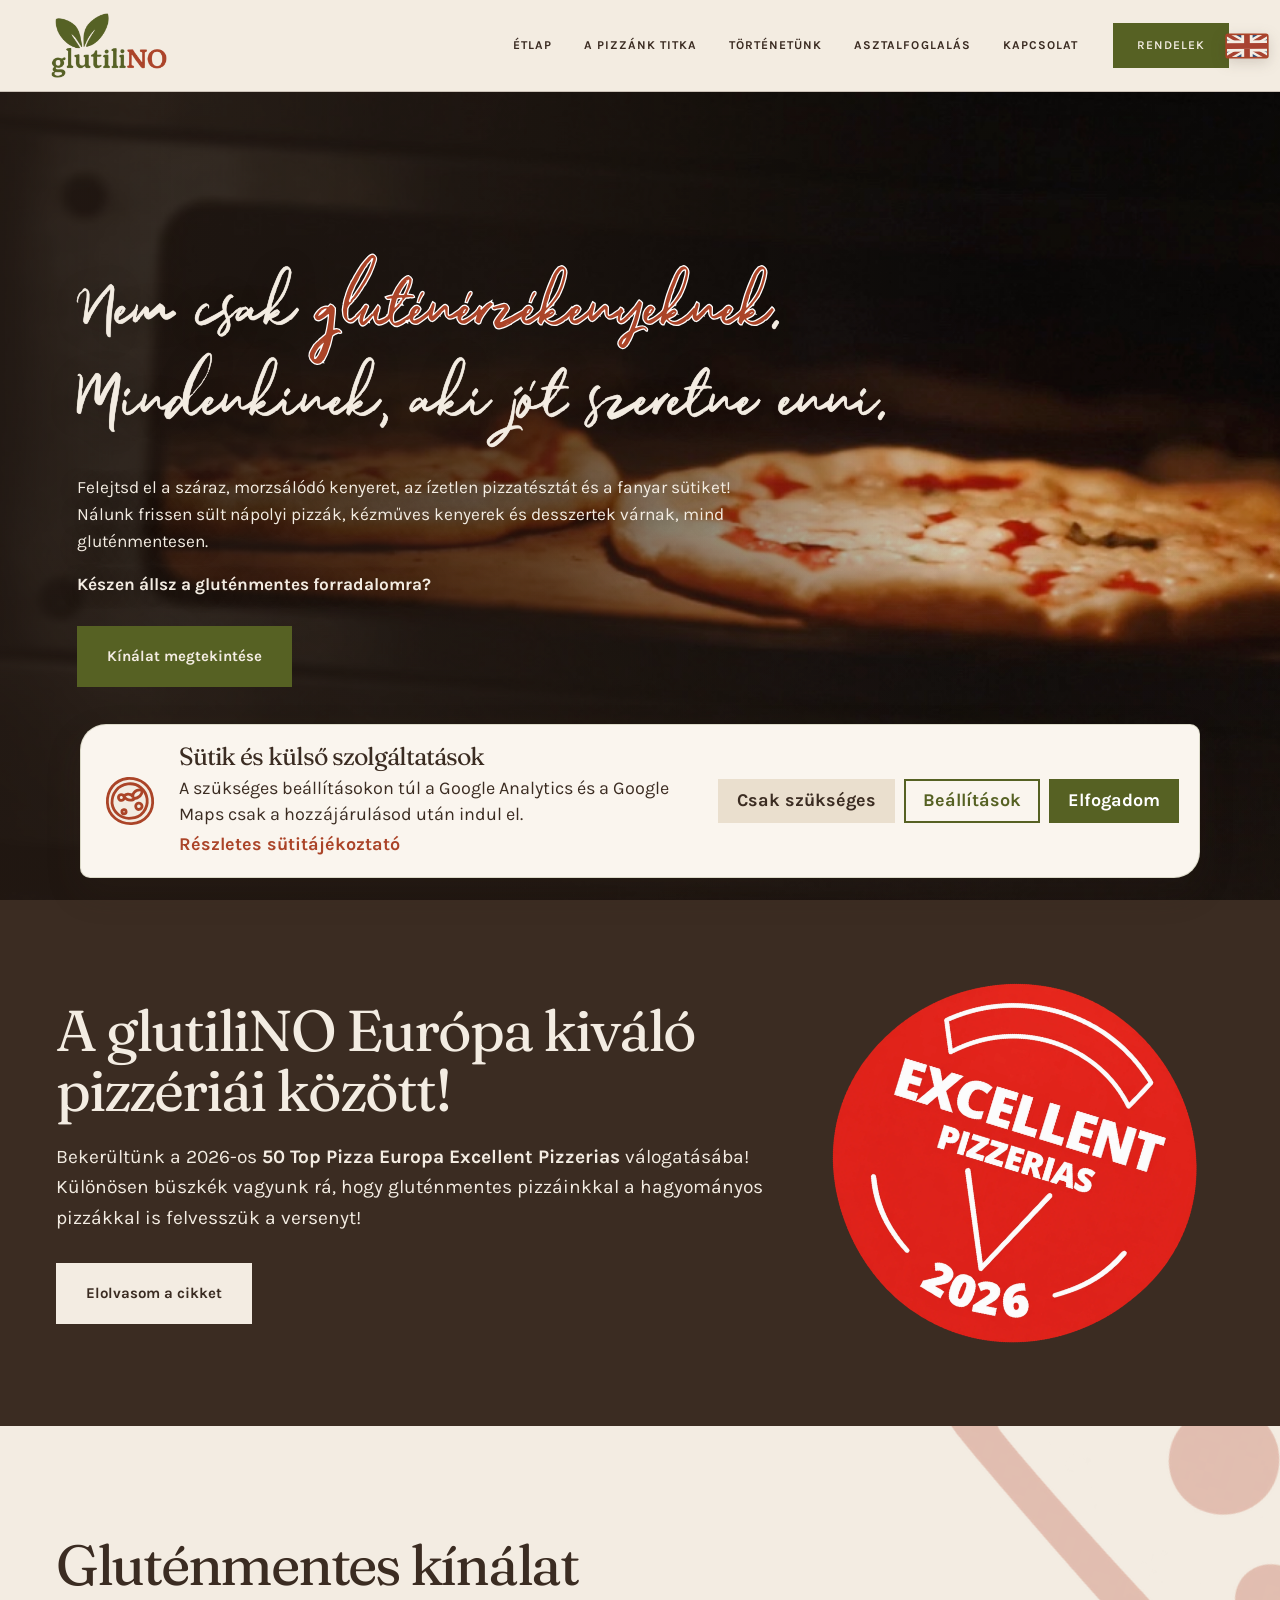
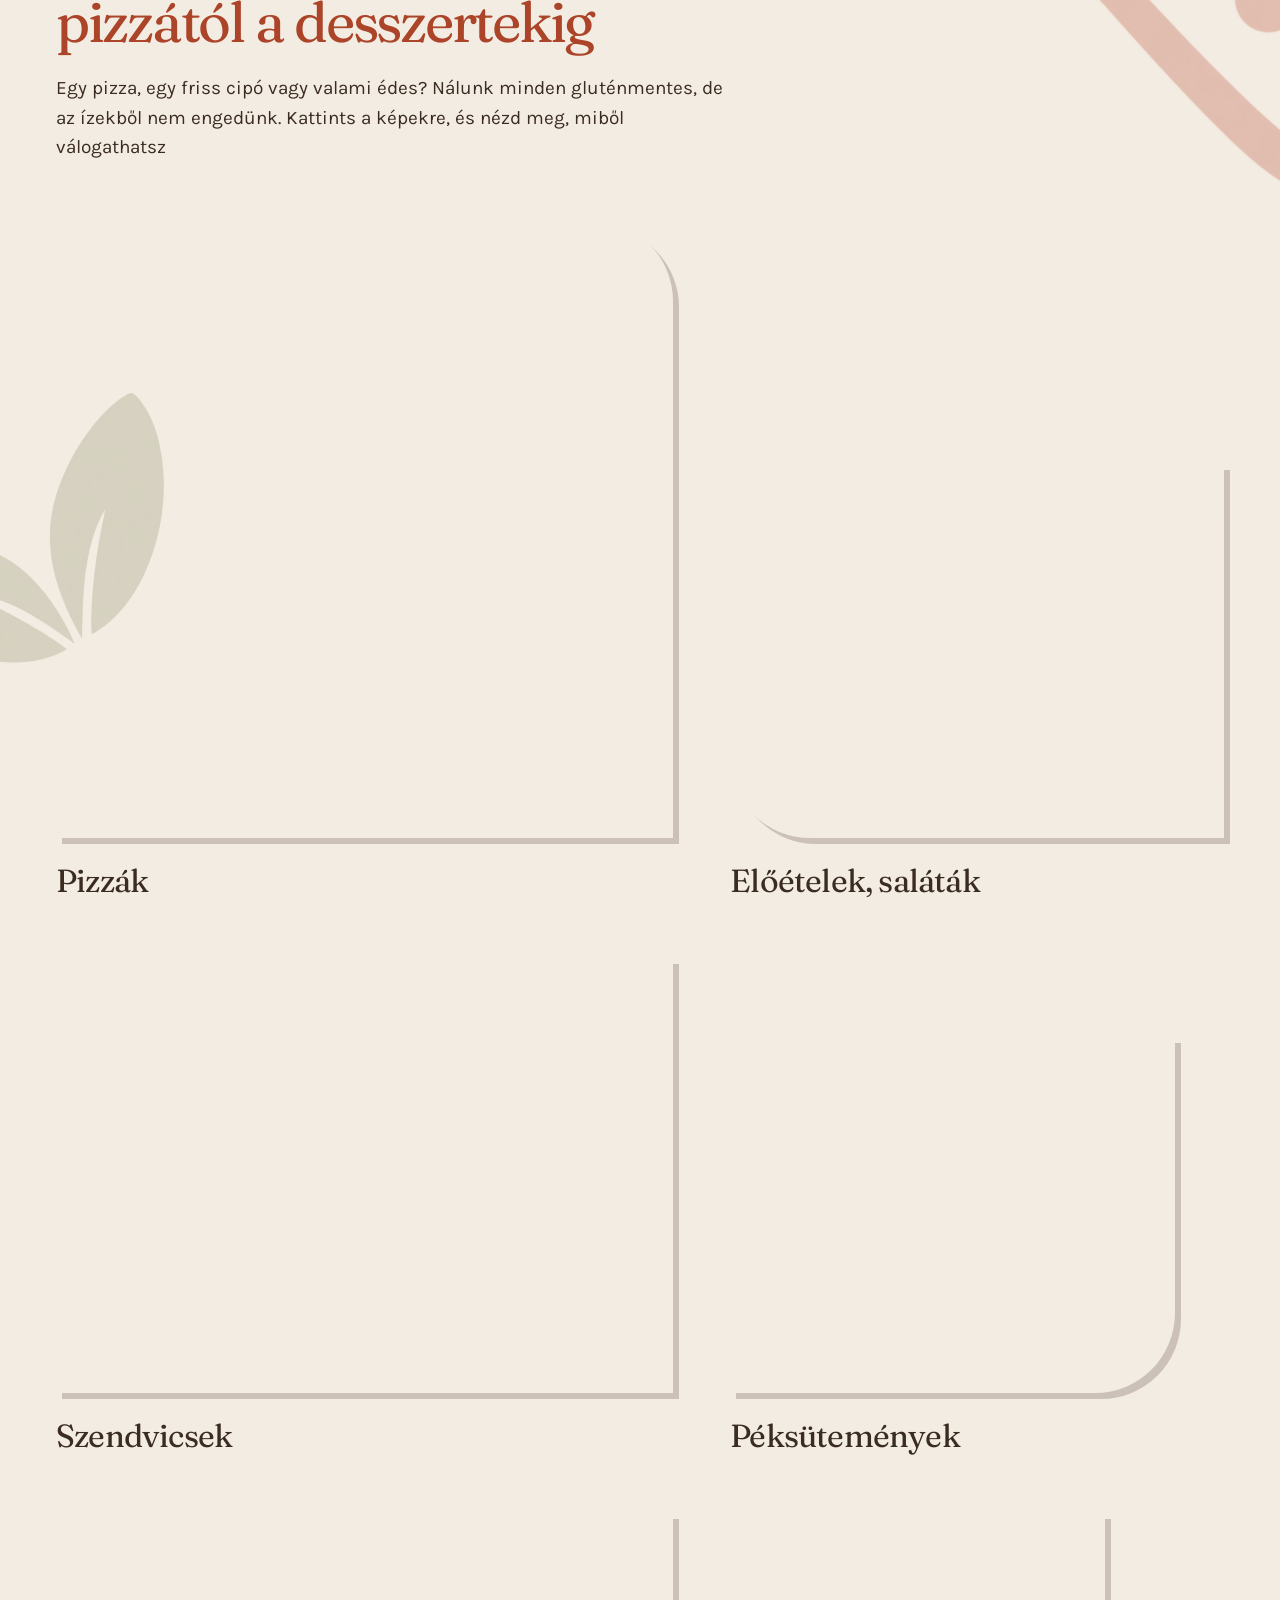
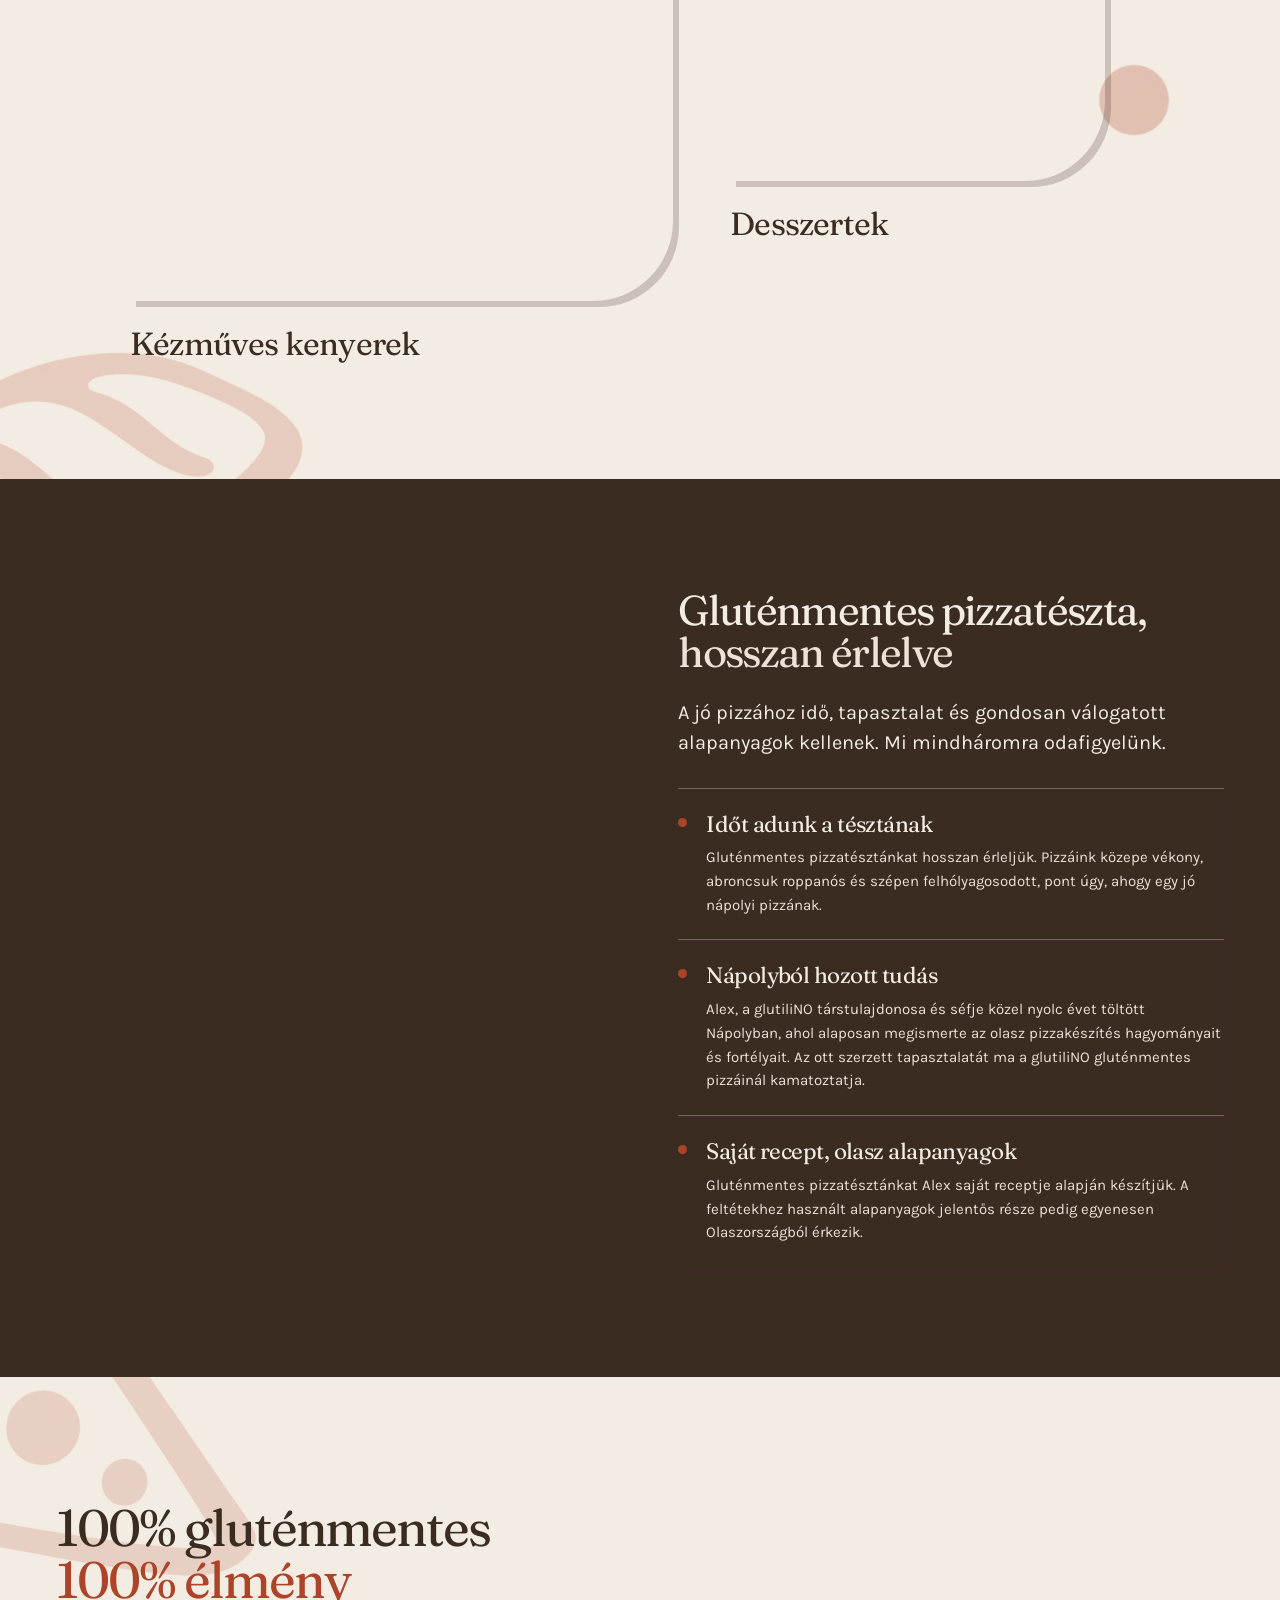
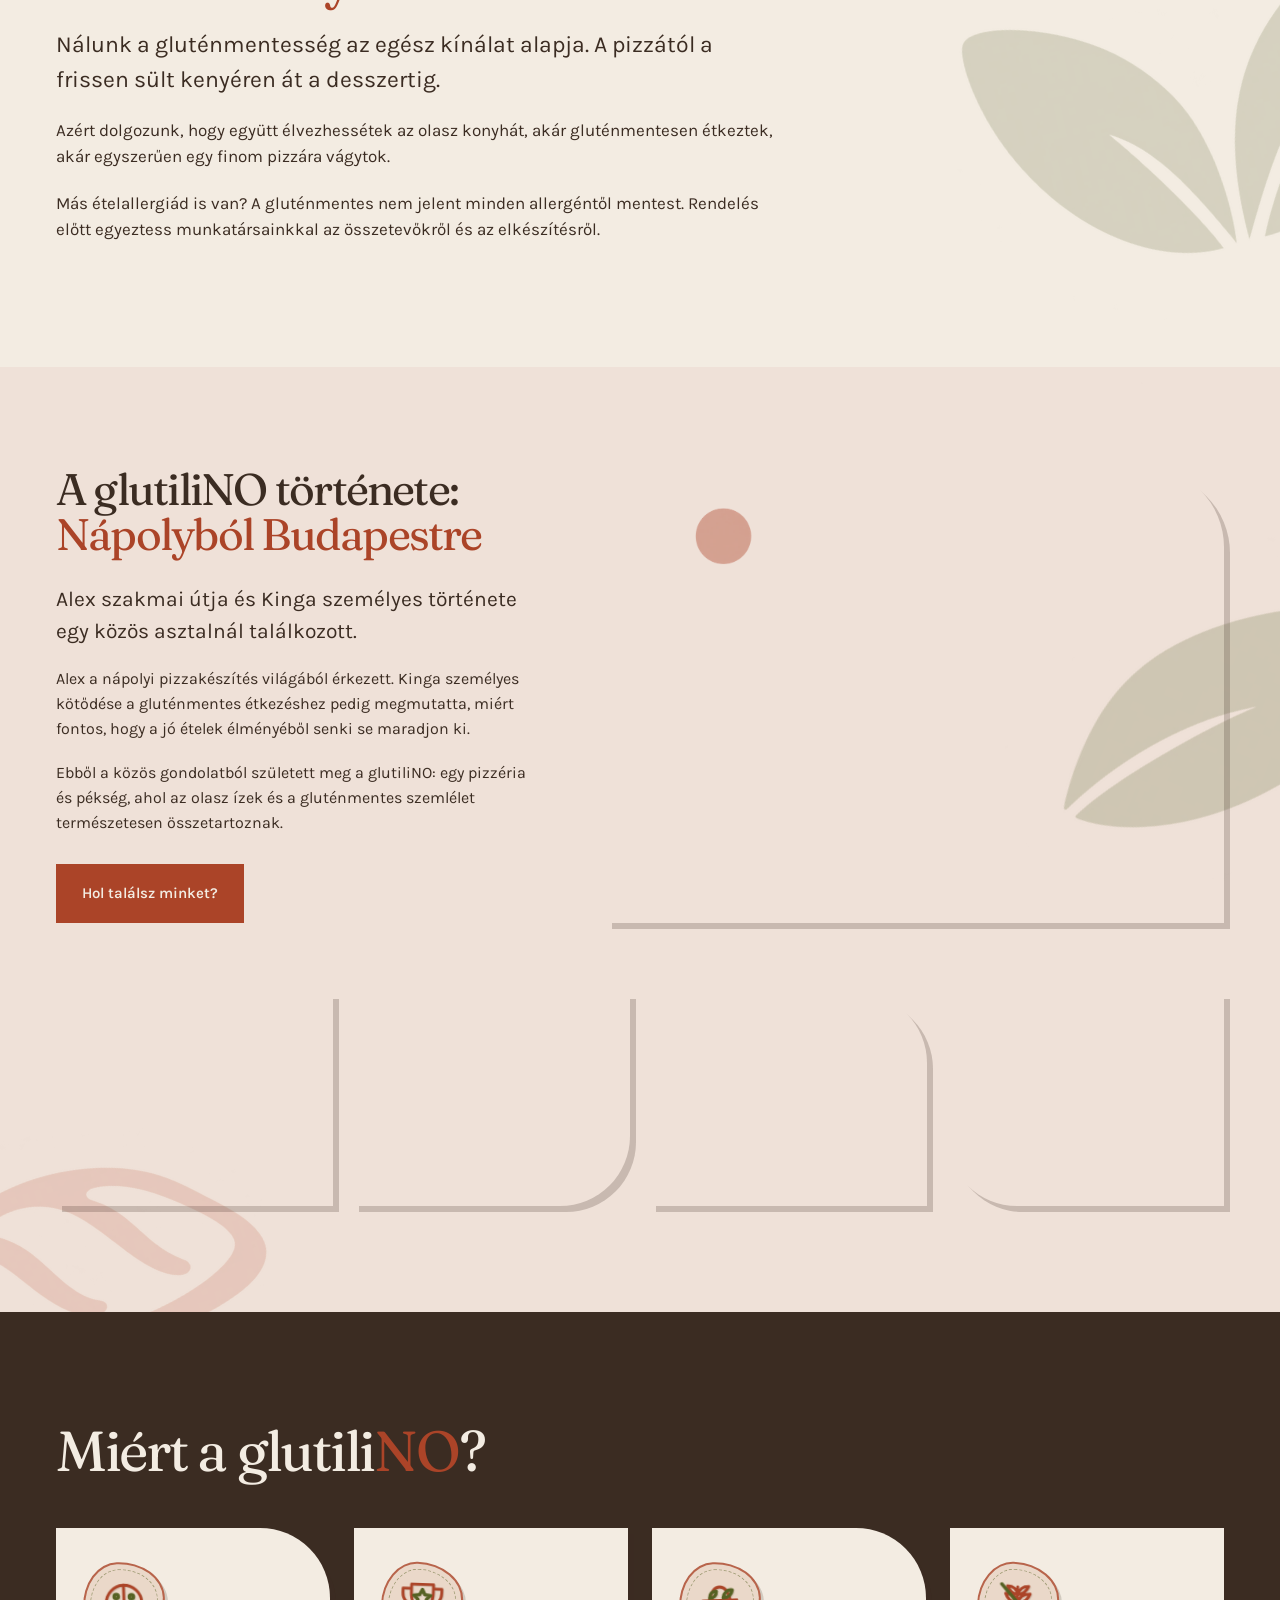
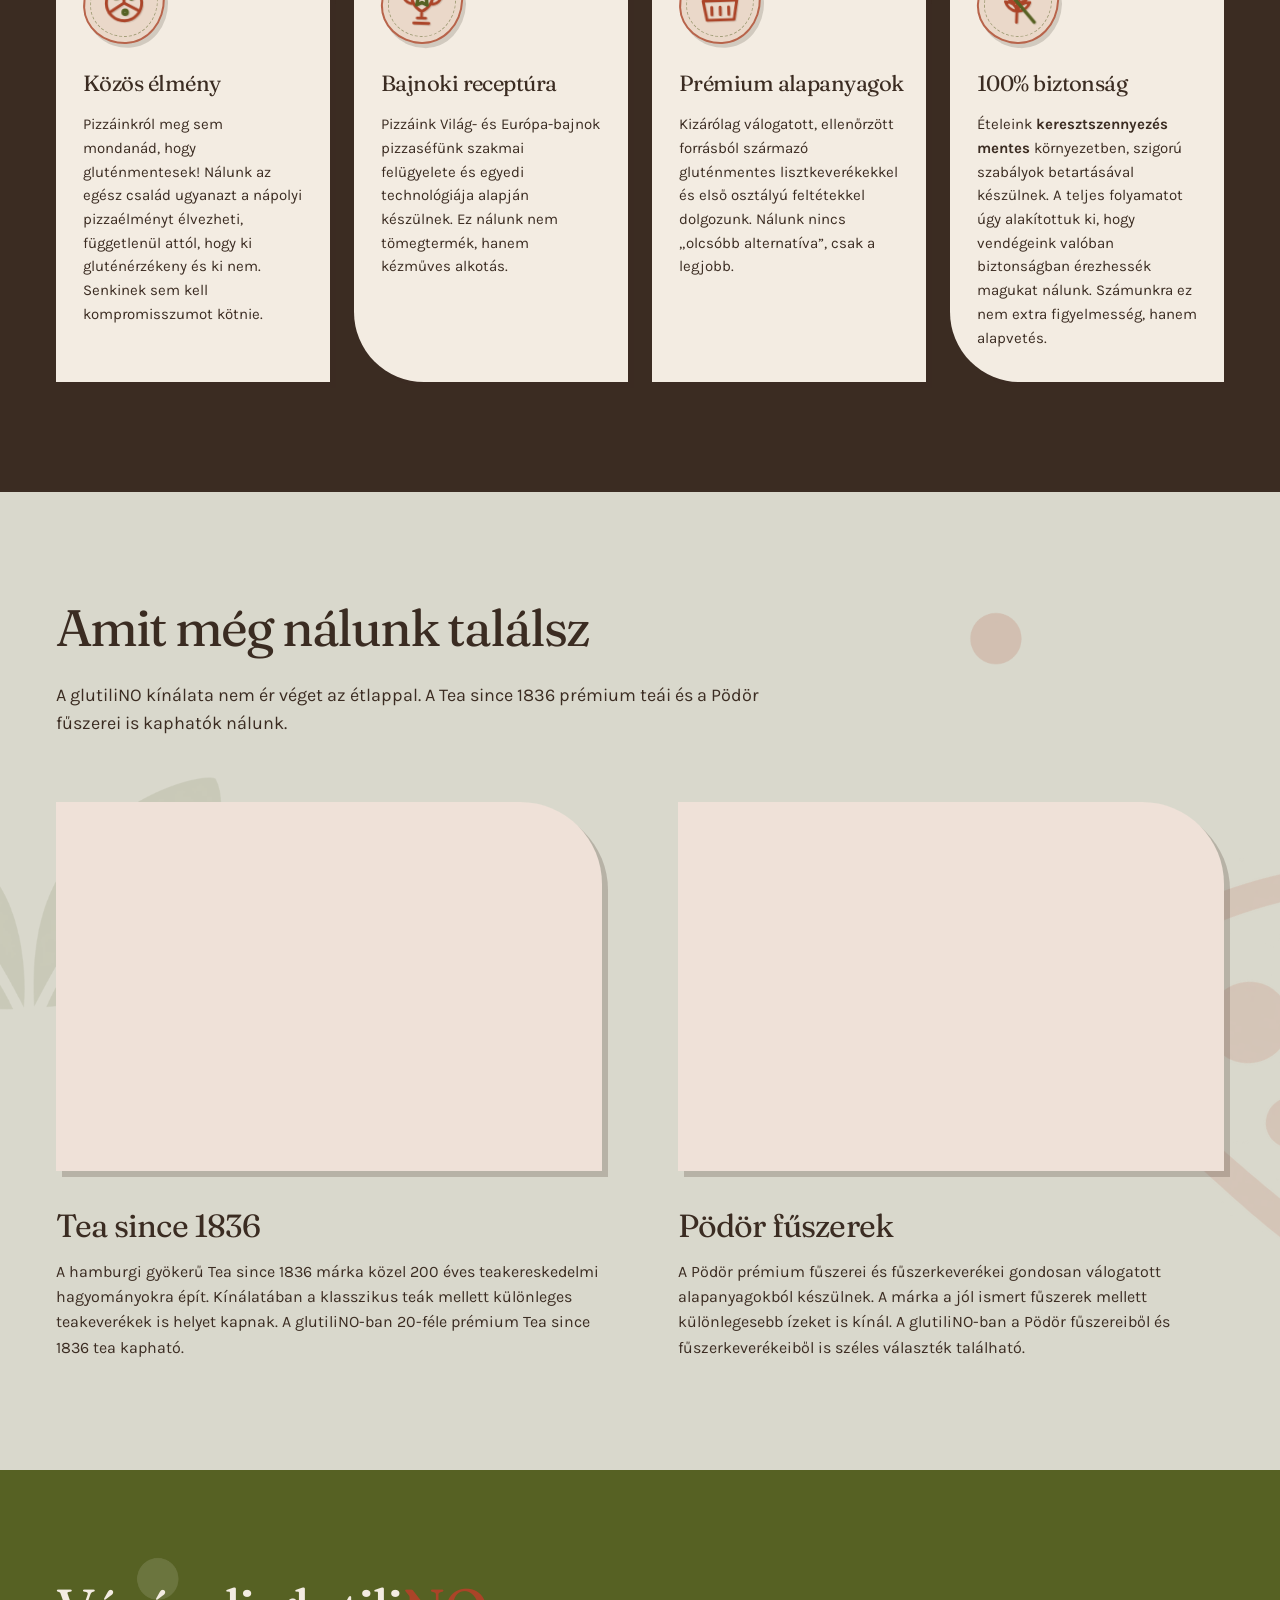
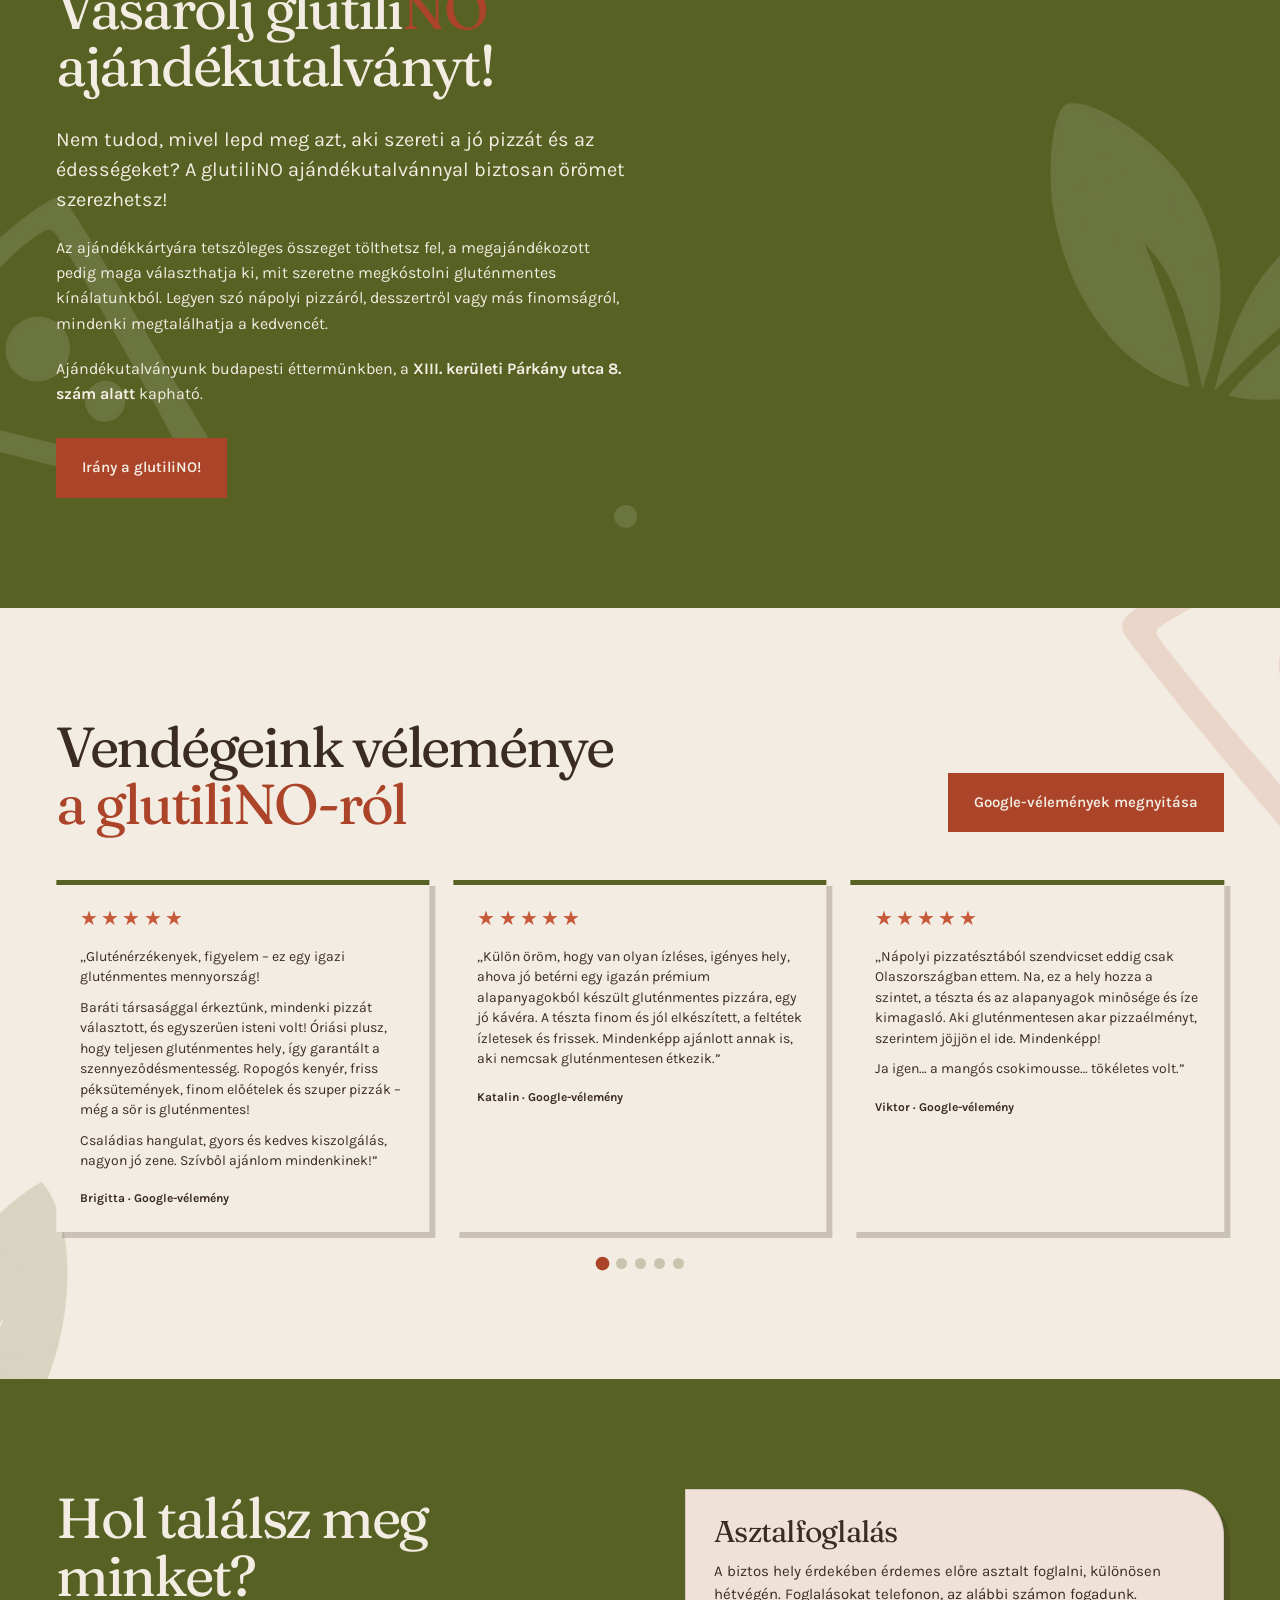
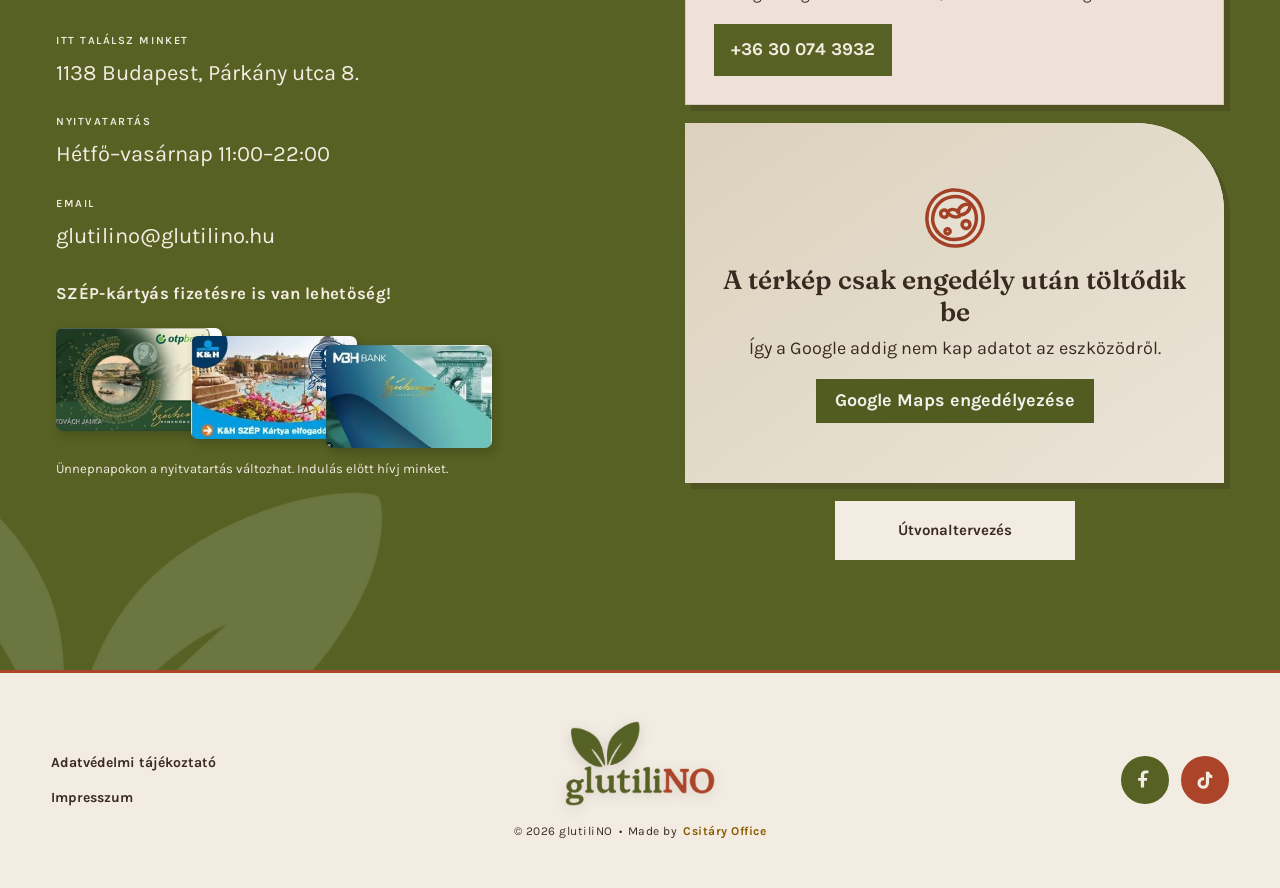
<file: index.html>
<!doctype html>
<html lang="hu" class="hero-font-pending">
<head>
<meta charset="utf-8">
<meta name="viewport" content="width=device-width, initial-scale=1">
<meta http-equiv="Content-Security-Policy" content="default-src &#x27;self&#x27;; script-src &#x27;self&#x27; https://www.googletagmanager.com &#x27;sha256-Ov9Z1wcxmJk1yiwxKAOavHxxVjlBROKBOkN0x5L8jXU=&#x27;; style-src &#x27;self&#x27;; img-src &#x27;self&#x27; data: https://www.google-analytics.com; font-src &#x27;self&#x27;; media-src &#x27;self&#x27;; connect-src &#x27;self&#x27; https://www.google-analytics.com https://region1.google-analytics.com; frame-src https://www.google.com; object-src &#x27;none&#x27;; base-uri &#x27;self&#x27;; form-action &#x27;none&#x27;">
<title>glutiliNO | Gluténmentes pizzéria és pékség Budapest</title>
<meta name="description" content="100% gluténmentes nápolyi pizzák, kézműves kenyerek és desszertek Budapesten, a XIII. kerületben. Fedezd fel a glutiliNO kínálatát és étlapját!">
<meta name="robots" content="index,follow">
<meta name="theme-color" content="#F3ECE2">
<meta name="google-analytics-id" content="">
<link rel="canonical" href="https://www.glutilino.hu/">
<link rel="alternate" hreflang="hu" href="https://www.glutilino.hu/">
<link rel="alternate" hreflang="en" href="https://www.glutilino.hu/en/">
<link rel="alternate" hreflang="x-default" href="https://www.glutilino.hu/">
<meta property="og:type" content="website">
<meta property="og:locale" content="hu_HU">
<meta property="og:site_name" content="glutiliNO">
<meta property="og:title" content="glutiliNO | Gluténmentes pizzéria és pékség Budapest">
<meta property="og:description" content="100% gluténmentes nápolyi pizzák, kézműves kenyerek és desszertek Budapesten, a XIII. kerületben. Fedezd fel a glutiliNO kínálatát és étlapját!">
<meta property="og:url" content="https://www.glutilino.hu/">
<meta property="og:image" content="https://www.glutilino.hu/assets/social.jpg">
<meta property="og:image:width" content="1200">
<meta property="og:image:height" content="630">
<meta property="og:image:alt" content="glutiliNO gluténmentes pizza">
<meta name="twitter:card" content="summary_large_image">
<link rel="icon" href="assets/favicon.png" type="image/png">
<link rel="preload" href="assets/fonts/callonsky-web.otf?v=104" as="font" type="font/otf" crossorigin fetchpriority="high">
<link rel="preload" href="assets/fonts/font-0.woff2" as="font" type="font/woff2" crossorigin>
<link rel="preload" href="assets/fonts/font-2.woff2" as="font" type="font/woff2" crossorigin>
<link rel="stylesheet" href="assets/style.css?v=111">
<link rel="stylesheet" href="assets/fixes-v94.css?v=102">
<link rel="stylesheet" href="assets/fixes-v96.css?v=102">
<link rel="stylesheet" href="assets/cookie-consent.css?v=3">
<script src="assets/consent-default.js?v=2"></script>
<script type="application/ld+json">{"@context":"https://schema.org","@type":"Restaurant","@id":"https://www.glutilino.hu/#etterem","name":"glutiliNO","description":"100% gluténmentes pizzéria és pékség Budapesten, nápolyi pizzákkal, kézműves kenyerekkel és desszertekkel.","url":"https://www.glutilino.hu/","image":"https://www.glutilino.hu/assets/social.jpg","telephone":"+36300743932","email":"glutilino@glutilino.hu","address":{"@type":"PostalAddress","streetAddress":"Párkány utca 8.","postalCode":"1138","addressLocality":"Budapest","addressCountry":"HU"},"servesCuisine":"Olasz","acceptsReservations":true,"hasMenu":"https://www.glutilino.hu/etlap","sameAs":["https://www.facebook.com/people/Glutilino/61583295550470/","https://www.tiktok.com/@glutilino"],"openingHoursSpecification":[{"@type":"OpeningHoursSpecification","dayOfWeek":["Monday","Tuesday","Wednesday","Thursday","Friday","Saturday","Sunday"],"opens":"11:00","closes":"22:00"}]}</script>
<script src="assets/hero-font-ready.js?v=4" defer></script>
<script src="assets/app.js?v=102" defer>
</script>
<script src="assets/cookie-consent.js?v=3" defer></script>
</head>
<body class="">
<a class="skip" href="#tartalom">Ugrás a tartalomra</a>
<header class="site-header">
<a class="brand" href="/" aria-label="glutiliNO – főoldal">
<img src="assets/logo.webp" width="180" height="102" alt="glutiliNO">
</a>
<button class="menu-toggle" aria-controls="navigation" aria-expanded="false" aria-label="Menü megnyitása" hidden>
<span class="hamburger" aria-hidden="true">
<span>
</span>
<span>
</span>
<span>
</span>
</span>
</button>
<nav id="navigation" aria-label="Fő navigáció" hidden>
<a href="/etlap" >Étlap</a>
<a href="/#szakertelmunk">A pizzánk titka</a>
<a href="/#rolunk">Történetünk</a>
<a href="#asztalfoglalas">Asztalfoglalás</a>
<a href="#kapcsolat">Kapcsolat</a>
<a class="nav-order" href="tel:+36300743932">Rendelek</a>
</nav>
<a class="header-cta" href="tel:+36300743932">Rendelek</a>
<a class="language-switch" href="/en/" lang="en" hreflang="en" aria-label="English version" title="English version"><svg viewBox="0 0 76 50" aria-hidden="true"><defs><clipPath id="flag-en"><path d="M8 6.5 H68 Q71 6.5 71 9.5 V40.5 Q71 43.5 68 43.5 H8 Q5 43.5 5 40.5 V9.5 Q5 6.5 8 6.5 Z"/></clipPath></defs><g clip-path="url(#flag-en)"><path fill="#304f79" d="M0 0h76v50H0z"/><path stroke="#f4eee4" stroke-width="13" d="M-5 0 81 50M81 0-5 50"/><path stroke="#a84331" stroke-width="5.5" d="M-5 0 81 50M81 0-5 50"/><path stroke="#f4eee4" stroke-width="18" d="M38 0v50M0 25h76"/><path stroke="#a84331" stroke-width="9" d="M38 0v50M0 25h76"/></g><path class="language-switch-ring" d="M8 6.5 H68 Q71 6.5 71 9.5 V40.5 Q71 43.5 68 43.5 H8 Q5 43.5 5 40.5 V9.5 Q5 6.5 8 6.5 Z"/></svg></a>
</header>
<main id="tartalom">
<section class="hero hero-brand" aria-labelledby="hero-title">
<video class="hero-video" autoplay muted loop playsinline preload="auto" poster="assets/hero-poster-clean.jpg" aria-hidden="true" tabindex="-1" data-desktop="assets/hero-desktop-v23.mp4" data-mobile="assets/hero-mobile-v23.mp4">
</video>
<div class="hero-overlay" aria-hidden="true">
</div>
<div class="hero-content">
<div class="hero-copy" hidden>
<h1 id="hero-title"><span class="hero-title-opening">Nem csak</span> <span class="hero-accent">gluténérzékenyeknek</span>.
<br><span class="hero-title-closing"><span>Mindenkinek, aki</span> <span>jót szeretne enni.</span></span></h1>
<p class="hero-description" data-desktop-text="Felejtsd el a száraz, morzsálódó kenyeret, az ízetlen pizzatésztát és a fanyar sütiket! Nálunk frissen sült nápolyi pizzák, kézműves kenyerek és desszertek várnak, mind gluténmentesen." data-mobile-text="Felejtsd el a száraz, morzsálódó kenyeret, az ízetlen pizzatésztát és a fanyar sütiket! Nálunk nápolyi stílusú pizzák, kézműves kenyerek és desszertek várnak, mind gluténmentesen." hidden></p>
<p class="hero-question">
<strong>Készen állsz a gluténmentes forradalomra?</strong>
</p>
<div class="hero-actions">
<a class="button hero-primary" href="/etlap">Kínálat megtekintése</a>
<a class="button hero-secondary" href="tel:+36300743932">Rendelés telefonon</a>
</div>
</div>
</div>
</section>
<section class="award-shell" id="elismeres" aria-labelledby="award-title">
<div class="award wrap">
<div class="award-copy">
<h2 id="award-title">A glutiliNO Európa kiváló pizzériái között!</h2>
<p>Bekerültünk a 2026-os <strong>50 Top Pizza Europa Excellent Pizzerias</strong> válogatásába! Különösen büszkék vagyunk rá, hogy gluténmentes pizzáinkkal a hagyományos pizzákkal is felvesszük a versenyt!</p>
<a class="button award-button" href="https://welovebudapest.com/cikk/2026/10/08/glutilino-glutenmentes-pizzeria-xiii-kerulet/?fbclid=IwY2xjawU5b-dleHRuA2FlbQIxMQBwZG9mBXNydGMGYXBwX2lkEDIyMjAzOTE3ODgyMDA4OTIAAR4uGK9YC9_TEWr20Y7_WGD8dgVhhzzCQi_2xLI7FN_xxtHiS0m8d3h5sRnU5A_aem_A0fSUuBS3UKHiqlRu5Nu5Q" target="_blank" rel="noopener noreferrer">Elolvasom a cikket</a>
</div>
<img class="award-badge" src="assets/excellent-pizzerias-2026.webp" width="1254" height="1254" alt="Excellent Pizzerias 2026 piros pizza jelvény" loading="eager" decoding="async">
</div>
</section>
<section class="section category-section" id="kinalat">
<img class="decor category-pizza-decor" src="assets/decor-pizza.webp" alt="" aria-hidden="true" loading="lazy">
<img class="decor category-bread-decor" src="assets/decor-bread.webp" alt="" aria-hidden="true" loading="lazy">
<div class="wrap">
<div class="section-heading">
<div>
<h2>Gluténmentes kínálat<br>
<em>pizzától a desszertekig</em>
</h2>
<p>Egy pizza, egy friss cipó vagy valami édes? Nálunk minden gluténmentes, de az ízekből nem engedünk. Kattints a képekre, és nézd meg, miből válogathatsz</p>
</div>
</div>
<div class="category-grid">
<a class="category cat-pizza" href="/etlap#pizza">
<div class="image-window">
<img src="assets/pizza-champion-retro-1793812296919.webp" width="1621" height="1080" alt="Pizza Champion a glutiliNO kínálatából" loading="lazy" decoding="async">
</div>
<div class="category-caption">
<h3>Pizzák</h3>
</div>
</a>
<a class="category cat-appetizers" href="/etlap#eloetelek">
<div class="image-window">
<img src="assets/eloetel-caprese-di-bufala.webp" width="1621" height="1080" alt="Előételek és saláták a glutiliNO kínálatából" loading="lazy" decoding="async">
</div>
<div class="category-caption">
<h3>Előételek, saláták</h3>
</div>
</a>
<a class="category cat-sandwiches" href="/etlap#szendvicsek">
<div class="image-window">
<img src="assets/panuozzo-crudo-e-bufala.webp" width="1621" height="1080" alt="Szendvicsek a glutiliNO kínálatából" loading="lazy" decoding="async">
</div>
<div class="category-caption">
<h3>Szendvicsek</h3>
</div>
</a>
<a class="category cat-pastry" href="/etlap#peksutemeny">
<div class="image-window">
<img class="" src="assets/peksutemeny-800.webp" srcset="assets/peksutemeny-480.webp 480w, assets/peksutemeny-800.webp 800w, assets/peksutemeny-1280.webp 1280w" sizes="(max-width: 650px) 100vw, (max-width: 1000px) 50vw, 640px" width="1280" height="853" alt="Péksütemények a glutiliNO kínálatából" loading="lazy" decoding="async">
</div>
<div class="category-caption">
<h3>Péksütemények</h3>
</div>
</a>
<a class="category cat-bread" href="/etlap#kenyer">
<div class="image-window">
<img class="" src="assets/magvas-kenyer-800.webp" srcset="assets/magvas-kenyer-480.webp 480w, assets/magvas-kenyer-800.webp 800w, assets/magvas-kenyer-1280.webp 1280w" sizes="(max-width: 650px) 100vw, (max-width: 1000px) 50vw, 640px" width="1280" height="853" alt="Kézműves kenyerek a glutiliNO kínálatából" loading="lazy" decoding="async">
</div>
<div class="category-caption">
<h3>Kézműves kenyerek</h3>
</div>
</a>
<a class="category cat-dessert" href="/etlap#desszert">
<div class="image-window">
<img class="" src="assets/macaron-800.webp" srcset="assets/macaron-480.webp 480w, assets/macaron-800.webp 800w, assets/macaron-1280.webp 1280w" sizes="(max-width: 650px) 100vw, (max-width: 1000px) 50vw, 640px" width="1280" height="853" alt="Desszertek a glutiliNO kínálatából" loading="lazy" decoding="async">
</div>
<div class="category-caption">
<h3>Desszertek</h3>
</div>
</a>
</div>
</div>
</section>
<section class="craft section" id="szakertelmunk">
<div class="wrap craft-grid">
<div class="craft-picture">
<div class="pizza-scroll">
<img src="assets/pizza-kivagott-v10.png" width="1254" height="1254" alt="A glutiliNO Margherita pizzája, tányér és háttér nélkül" loading="lazy" decoding="async">
</div>
</div>
<div class="craft-copy">
<h2>
<span>Gluténmentes pizzatészta,</span>
<em>hosszan érlelve</em>
</h2>
<p class="intro">
<strong>A jó pizzához idő, tapasztalat és gondosan válogatott alapanyagok kellenek. Mi mindháromra odafigyelünk.</strong>
</p>
<ul class="craft-points">
<li>
<h3>Időt adunk a tésztának</h3>
<p>Gluténmentes pizzatésztánkat hosszan érleljük. Pizzáink közepe vékony, abroncsuk roppanós és szépen felhólyagosodott, pont úgy, ahogy egy jó nápolyi pizzának.</p>
</li>
<li>
<h3>Nápolyból hozott tudás</h3>
<p>Alex, a glutiliNO társtulajdonosa és séfje közel nyolc évet töltött Nápolyban, ahol alaposan megismerte az olasz pizzakészítés hagyományait és fortélyait. Az ott szerzett tapasztalatát ma a glutiliNO gluténmentes pizzáinál kamatoztatja.</p>
</li>
<li>
<h3>Saját recept, olasz alapanyagok</h3>
<p>Gluténmentes pizzatésztánkat Alex saját receptje alapján készítjük. A feltétekhez használt alapanyagok jelentős része pedig egyenesen Olaszországból érkezik.</p>
</li>
</ul>
</div>
</div>
</section>
<section class="free-shell" id="glutenmentes">
<img class="decor free-double-leaf" src="assets/decor-double-leaf.webp" alt="" aria-hidden="true" loading="lazy">
<div class="free section wrap">
<div class="free-copy">
<h2>100% gluténmentes<br>
<em>100% élmény</em>
</h2>
<p class="intro">
<strong>Nálunk a gluténmentesség az egész kínálat alapja. A pizzától a frissen sült kenyéren át a desszertig.</strong>
</p>
<p>Azért dolgozunk, hogy együtt élvezhessétek az olasz konyhát, akár gluténmentesen étkeztek, akár egyszerűen egy finom pizzára vágytok.</p>
<p class="allergen-note">Más ételallergiád is van? A gluténmentes nem jelent minden allergéntől mentest. Rendelés előtt egyeztess munkatársainkkal az összetevőkről és az elkészítésről.</p>
</div>
<img class="free-seal" src="assets/glutenmentes-pecset.webp" width="640" height="640" alt="100% gluténmentes, keresztszennyezés mentes pecsét" loading="eager" decoding="async">
</div>
</section>
<section class="story section">
<img class="decor story-leaf" src="assets/decor-leaf.webp" alt="" aria-hidden="true" loading="lazy">
<div class="wrap story-grid" id="rolunk">
<div class="story-copy">
<h2>
<span>A glutiliNO története:</span>
<em>Nápolyból Budapestre</em>
</h2>
<p class="intro">
<strong>Alex szakmai útja és Kinga személyes története egy közös asztalnál találkozott.</strong>
</p>
<p>Alex a nápolyi pizzakészítés világából érkezett. Kinga személyes kötődése a gluténmentes étkezéshez pedig megmutatta, miért fontos, hogy a jó ételek élményéből senki se maradjon ki.</p>
<p>Ebből a közös gondolatból született meg a glutiliNO: egy pizzéria és pékség, ahol az olasz ízek és a gluténmentes szemlélet természetesen összetartoznak.</p>
<a class="button story-cta" href="#kapcsolat">Hol találsz minket?</a>
</div>
<figure>
<img class="" src="assets/csapat-story-800.webp" srcset="assets/csapat-story-480.webp 480w, assets/csapat-story-800.webp 800w, assets/csapat-story-1280.webp 1280w" sizes="(max-width: 650px) 100vw, (max-width: 1000px) 50vw, 640px" width="1280" height="853" alt="A glutiliNO csapata az étterem pultjánál" loading="lazy" decoding="async">
</figure>
</div>
<div class="wrap">
<div class="gallery">
<button data-gallery="assets/kemence-1280.webp" aria-label="Frissen sülő kenyerek a kemencében – nagyítás">
<img class="" src="assets/kemence-800.webp" srcset="assets/kemence-480.webp 480w, assets/kemence-800.webp 800w, assets/kemence-1280.webp 1280w" sizes="(max-width: 650px) 100vw, (max-width: 1000px) 50vw, 640px" width="1280" height="853" alt="Frissen sülő kenyerek a kemencében" loading="lazy" decoding="async">
</button>
<button data-gallery="assets/panuozzo-1280.webp" aria-label="glutiliNO panuozzo – nagyítás">
<img class="" src="assets/panuozzo-800.webp" srcset="assets/panuozzo-480.webp 480w, assets/panuozzo-800.webp 800w, assets/panuozzo-1280.webp 1280w" sizes="(max-width: 650px) 100vw, (max-width: 1000px) 50vw, 640px" width="1280" height="853" alt="glutiliNO panuozzo" loading="lazy" decoding="async">
</button>
<button data-gallery="assets/macaron-1280.webp" aria-label="Színes macaronok a desszertpultban – nagyítás">
<img class="" src="assets/macaron-800.webp" srcset="assets/macaron-480.webp 480w, assets/macaron-800.webp 800w, assets/macaron-1280.webp 1280w" sizes="(max-width: 650px) 100vw, (max-width: 1000px) 50vw, 640px" width="1280" height="853" alt="Színes macaronok a desszertpultban" loading="lazy" decoding="async">
</button>
<button data-gallery="assets/kenyer-1280.webp" aria-label="Kézműves gluténmentes cipó – nagyítás">
<img class="" src="assets/kenyer-800.webp" srcset="assets/kenyer-480.webp 480w, assets/kenyer-800.webp 800w, assets/kenyer-1280.webp 1280w" sizes="(max-width: 650px) 100vw, (max-width: 1000px) 50vw, 640px" width="1280" height="853" alt="Kézműves gluténmentes cipó" loading="lazy" decoding="async">
</button>
</div>
</div>
<dialog class="lightbox" aria-label="Fotógaléria">
<button class="lightbox-close" aria-label="Bezárás">×</button>
<img src="assets/kemence-1280.webp" alt="Fotó a galériából" loading="lazy">
</dialog>
</section>
<section class="future-section why-section section" id="miert-glutilino" aria-labelledby="why-title">
<img class="future-decor why-decor" src="assets/decor-double-leaf.webp" alt="" aria-hidden="true" loading="lazy">
<div class="wrap future-section-inner why-layout">
<header class="why-heading">
<h2 id="why-title">Miért a glutili<span class="brand-no">NO</span>?</h2>
</header>
<div class="why-grid">
<article class="why-card">
<div class="why-icon" aria-hidden="true">
<svg viewBox="0 0 64 64" focusable="false">
<circle cx="32" cy="32" r="21"/>
<path d="M32 11v21l18 10M32 32 14 43"/>
<circle class="why-icon-accent" cx="23" cy="24" r="2.5"/>
<circle class="why-icon-accent" cx="41" cy="25" r="2.5"/>
<circle class="why-icon-accent" cx="33" cy="43" r="2.5"/>
</svg>
</div>
<h3>Közös élmény</h3>
<p>Pizzáinkról meg sem mondanád, hogy gluténmentesek! Nálunk az egész család ugyanazt a nápolyi pizzaélményt élvezheti, függetlenül attól, hogy ki gluténérzékeny és ki nem. Senkinek sem kell kompromisszumot kötnie.</p>
</article>
<article class="why-card">
<div class="why-icon" aria-hidden="true">
<svg viewBox="0 0 64 64" focusable="false">
<path d="M19 10h26v10c0 11-5 18-13 22-8-4-13-11-13-22zM19 15H9v5c0 8 5 13 13 13M45 15h10v5c0 8-5 13-13 13M32 42v8M23 56h18M27 50h10"/>
<path class="why-icon-accent" d="m32 16 3 6 7 .9-5 4.8 1.2 6.8-6.2-3.2-6.2 3.2 1.2-6.8-5-4.8 7-.9z"/>
</svg>
</div>
<h3>Bajnoki receptúra</h3>
<p>Pizzáink Világ- és Európa-bajnok pizzaséfünk szakmai felügyelete és egyedi technológiája alapján készülnek. Ez nálunk nem tömegtermék, hanem kézműves alkotás.</p>
</article>
<article class="why-card">
<div class="why-icon" aria-hidden="true">
<svg viewBox="0 0 64 64" focusable="false">
<path d="M12 29h40l-4 23H16zM20 29c1-10 6-16 12-16s11 6 12 16M22 37v9M32 37v9M42 37v9"/>
<path class="why-icon-accent" d="M20 26c0-5 3-8 8-8 0 5-3 8-8 8zM36 26c1-6 5-10 11-9-1 6-5 9-11 9z"/>
</svg>
</div>
<h3>Prémium alapanyagok</h3>
<p>Kizárólag válogatott, ellenőrzött forrásból származó gluténmentes lisztkeverékekkel és első osztályú feltétekkel dolgozunk. Nálunk nincs „olcsóbb alternatíva”, csak a legjobb.</p>
</article>
<article class="why-card">
<div class="why-icon" aria-hidden="true">
<svg viewBox="0 0 64 64" focusable="false">
<path d="M31 55V13M31 22c-6-1-10-5-12-10 7 0 11 4 12 10zm0 10c-7-1-12-5-14-11 8 0 13 4 14 11zm0 10c-7-1-12-5-14-11 8 0 13 4 14 11zm1-20c6-1 10-5 12-10-7 0-11 4-12 10zm0 10c7-1 12-5 14-11-8 0-13 4-14 11zm0 10c7-1 12-5 14-11-8 0-13 4-14 11z"/>
<path class="why-icon-accent" d="M12 10 52 54"/>
</svg>
</div>
<h3>100% biztonság</h3>
<p>Ételeink <strong>keresztszennyezés mentes</strong> környezetben, szigorú szabályok betartásával készülnek. A teljes folyamatot úgy alakítottuk ki, hogy vendégeink valóban biztonságban érezhessék magukat nálunk. Számunkra ez nem extra figyelmesség, hanem alapvetés.</p>
</article>
</div>
</div>
</section>
<section class="future-section extras-section section" id="amit-meg" aria-labelledby="extras-title">
<img class="future-decor extras-decor" src="assets/decor-pizza.webp" alt="" aria-hidden="true" loading="lazy">
<img class="future-decor extras-leaves" src="assets/decor-double-leaf.webp" alt="" aria-hidden="true" loading="lazy">
<img class="future-decor extras-dot" src="assets/decor-dot.webp" alt="" aria-hidden="true" loading="lazy">
<div class="wrap future-section-inner extras-layout">
<header class="extras-intro">
<h2 id="extras-title">Amit még nálunk találsz</h2>
<p class="intro">A glutiliNO kínálata nem ér véget az étlappal. A Tea since 1836 prémium teái és a Pödör fűszerei is kaphatók nálunk.</p>
</header>
<div class="extras-grid">
<article class="extras-card tea-card">
<figure class="extras-media">
<img src="assets/tea-since-1836.webp" width="1351" height="900" alt="Tea since 1836 prémium teák és teafilterek" loading="lazy" decoding="async">
</figure>
<div class="extras-copy">
<h3>Tea since 1836</h3>
<p>A hamburgi gyökerű Tea since 1836 márka közel 200 éves teakereskedelmi hagyományokra épít. Kínálatában a klasszikus teák mellett különleges teakeverékek is helyet kapnak. A glutiliNO-ban 20-féle prémium Tea since 1836 tea kapható.</p>
</div>
</article>
<article class="extras-card podor-card">
<figure class="extras-media">
<img src="assets/podor-fuszerek.webp" width="822" height="564" alt="Pödör prémium fekete fokhagymás fűszer" loading="lazy" decoding="async">
</figure>
<div class="extras-copy">
<h3>Pödör fűszerek</h3>
<p>A Pödör prémium fűszerei és fűszerkeverékei gondosan válogatott alapanyagokból készülnek. A márka a jól ismert fűszerek mellett különlegesebb ízeket is kínál. A glutiliNO-ban a Pödör fűszereiből és fűszerkeverékeiből is széles választék található.</p>
</div>
</article>
</div>
</div>
</section>
<section class="gift-section section" id="ajandekutalvany" aria-labelledby="gift-title">
<img class="gift-decor gift-leaves" src="assets/decor-double-leaf.webp" alt="" aria-hidden="true" loading="lazy">
<img class="gift-decor gift-pizza" src="assets/decor-pizza.webp" alt="" aria-hidden="true" loading="lazy">
<img class="gift-decor gift-dot gift-dot-one" src="assets/decor-dot.webp" alt="" aria-hidden="true" loading="lazy">
<img class="gift-decor gift-dot gift-dot-two" src="assets/decor-dot.webp" alt="" aria-hidden="true" loading="lazy">
<div class="wrap gift-grid">
<div class="gift-copy">
<h2 id="gift-title">Vásárolj glutili<span class="brand-no">NO</span><br>ajándékutalványt!</h2>
<p class="intro">Nem tudod, mivel lepd meg azt, aki szereti a jó pizzát és az édességeket? A glutiliNO ajándékutalvánnyal biztosan örömet szerezhetsz!</p>
<p>Az ajándékkártyára tetszőleges összeget tölthetsz fel, a megajándékozott pedig maga választhatja ki, mit szeretne megkóstolni gluténmentes kínálatunkból. Legyen szó nápolyi pizzáról, desszertről vagy más finomságról, mindenki megtalálhatja a kedvencét.</p>
<p>Ajándékutalványunk budapesti éttermünkben, a <strong>XIII. kerületi Párkány utca 8. szám alatt</strong> kapható.</p>
<a class="button gift-cta" href="#kapcsolat">Irány a glutiliNO!</a>
</div>
<figure class="gift-photo">
<img src="assets/ajandekkartya-kivagott-v2.png" width="1536" height="1024" alt="glutiliNO ajándékkártya" loading="lazy" decoding="async">
</figure>
</div>
</section>
<section class="reviews-shell" id="velemenyek">
<div class="reviews section wrap">
<div class="section-heading">
<div>
<h2>Vendégeink véleménye<br>
<em>a glutiliNO-ról</em>
</h2>
</div>
<a class="button review-button" href="https://www.google.com/maps/search/?api=1&amp;query=Glutilino%201138%20Budapest%20P%C3%A1rk%C3%A1ny%20utca%208" target="_blank" rel="noopener noreferrer">Google-vélemények megnyitása</a>
</div>
<div class="review-carousel" data-review-carousel aria-roledescription="carousel" aria-label="Vendégvélemények">
<div class="review-viewport">
<div class="review-track" aria-live="off">
<figure class="review-slide is-active" data-review-slide aria-hidden="false">
<div class="review-stars" aria-label="5 csillagos értékelés">★★★★★</div>
<blockquote>
<p>„Gluténérzékenyek, figyelem – ez egy igazi gluténmentes mennyország!</p>
<p>Baráti társasággal érkeztünk, mindenki pizzát választott, és egyszerűen isteni volt! Óriási plusz, hogy teljesen gluténmentes hely, így garantált a szennyeződésmentesség. Ropogós kenyér, friss péksütemények, finom előételek és szuper pizzák – még a sör is gluténmentes!</p>
<p>Családias hangulat, gyors és kedves kiszolgálás, nagyon jó zene. Szívből ajánlom mindenkinek!”</p>
</blockquote>
<figcaption>Brigitta · Google-vélemény</figcaption>
</figure>
<figure class="review-slide" data-review-slide aria-hidden="true">
<div class="review-stars" aria-label="5 csillagos értékelés">★★★★★</div>
<blockquote>
<p>„Külön öröm, hogy van olyan ízléses, igényes hely, ahova jó betérni egy igazán prémium alapanyagokból készült gluténmentes pizzára, egy jó kávéra. A tészta finom és jól elkészített, a feltétek ízletesek és frissek. Mindenképp ajánlott annak is, aki nemcsak gluténmentesen étkezik.”</p>
</blockquote>
<figcaption>Katalin · Google-vélemény</figcaption>
</figure>
<figure class="review-slide" data-review-slide aria-hidden="true">
<div class="review-stars" aria-label="5 csillagos értékelés">★★★★★</div>
<blockquote>
<p>„Nápolyi pizzatésztából szendvicset eddig csak Olaszországban ettem. Na, ez a hely hozza a szintet, a tészta és az alapanyagok minősége és íze kimagasló. Aki gluténmentesen akar pizzaélményt, szerintem jöjjön el ide. Mindenképp!</p>
<p>Ja igen… a mangós csokimousse… tökéletes volt.”</p>
</blockquote>
<figcaption>Viktor · Google-vélemény</figcaption>
</figure>
<figure class="review-slide" data-review-slide aria-hidden="true">
<div class="review-stars" aria-label="5 csillagos értékelés">★★★★★</div>
<blockquote>
<p>„A TÖKÉLETES hely, földi paradicsom gluténérzékenyek számára.</p>
<p>Kiemelném a tisztaságot, a kedvességet, a mennyei ízeket és a hatalmas választékot. Először jártunk itt, de biztosan nem utoljára.”</p>
</blockquote>
<figcaption>Bettina · Google-vélemény</figcaption>
</figure>
<figure class="review-slide" data-review-slide aria-hidden="true">
<div class="review-stars" aria-label="5 csillagos értékelés">★★★★★</div>
<blockquote>
<p>„Imádjuk ezt a pizzát, fantasztikus volt az ízélmény, a külcsín egyaránt: egyáltalán nem érezni, hogy gluténmentes, olyan volt, mintha Olaszországban kóstolnánk a legfinomabb autentikus pizzát egy menő trattoriában. Bőséges, minőségi feltétek, könnyed tészta. Rendelésre szülinapi tortát is készítenek, és nem túlzok, ha azt mondom, hogy ilyen elképesztően finom, házias jellegű gluténmentes tortát még sehol nem kaptunk Budapesten…”</p>
</blockquote>
<figcaption>Csenge · Google-vélemény</figcaption>
</figure>
</div>
</div>
<div class="review-controls">
<div class="review-dots" aria-label="Vélemény kiválasztása">
<button type="button" data-review-dot aria-label="1. vélemény" aria-current="true">
</button>
<button type="button" data-review-dot aria-label="2. vélemény" aria-current="false">
</button>
<button type="button" data-review-dot aria-label="3. vélemény" aria-current="false">
</button>
<button type="button" data-review-dot aria-label="4. vélemény" aria-current="false">
</button>
<button type="button" data-review-dot aria-label="5. vélemény" aria-current="false">
</button>
</div>
</div>
</div>
</div>
</section>
<section class="visit section" id="kapcsolat">
<img class="visit-rings" src="assets/brand-rings.svg" alt="" aria-hidden="true">
<div class="wrap visit-grid">
<div class="visit-copy">
<h2>Hol találsz meg minket?</h2>
<address>
<span class="contact-label">ITT TALÁLSZ MINKET</span>1138 Budapest, Párkány utca 8.<span class="contact-label">NYITVATARTÁS</span>Hétfő–vasárnap 11:00–22:00
<span class="contact-label">EMAIL</span>
<a href="mailto:glutilino@glutilino.hu">glutilino@glutilino.hu</a>
</address>
<div class="szep-payment" aria-label="SZÉP-kártyás fizetésre is van lehetőség">
<p><strong>SZÉP-kártyás fizetésre is van lehetőség!</strong></p>
<div class="szep-card-stack" aria-hidden="true">
<span class="szep-card szep-otp"></span>
<span class="szep-card szep-kh"></span>
<span class="szep-card szep-mbh"></span>
</div>
</div>
<p class="small">Ünnepnapokon a nyitvatartás változhat. Indulás előtt hívj minket.</p>
</div>
<div class="map-card">
<div class="reservation-card" id="asztalfoglalas">
<h3>Asztalfoglalás</h3>
<p>A biztos hely érdekében érdemes előre asztalt foglalni, különösen hétvégén. Foglalásokat telefonon, az alábbi számon fogadunk.</p>
<a class="reservation-phone" href="tel:+36300743932">+36 30 074 3932</a>
</div>
<div class="google-map-wrap">
<iframe class="google-map-frame" title="Google Maps – glutiliNO, 1138 Budapest, Párkány utca 8." data-cookie-src="https://www.google.com/maps?q=Glutilino%201138%20Budapest%20P%C3%A1rk%C3%A1ny%20utca%208&amp;output=embed" loading="lazy" referrerpolicy="no-referrer-when-downgrade" allowfullscreen hidden>
</iframe>
</div>
<a class="button cream map-route-button" href="https://www.google.com/maps/dir/?api=1&amp;destination=Glutilino%201138%20Budapest%20P%C3%A1rk%C3%A1ny%20utca%208" target="_blank" rel="noopener noreferrer">Útvonaltervezés</a>
</div>
</div>
</section>
</main>
<footer class="footer">
<div class="footer-layout">
<nav class="footer-links" aria-label="Jogi információk">
<a href="/adatvedelem">Adatvédelmi tájékoztató</a>
<a href="/impresszum">Impresszum</a>
</nav>
<div class="footer-center">
<a href="/" aria-label="glutiliNO – főoldal">
<img class="footer-logo" src="assets/logo.webp" width="175" height="99" alt="glutiliNO" loading="lazy">
</a>
<div class="footer-credit">
<span>© 2026 glutiliNO</span>
<span aria-hidden="true">•</span>
              <span>Made by</span>
<a class="made-by" href="https://csitaryoffice.hu/" target="_blank" rel="noopener noreferrer">Csitáry Office</a>
</div>
</div>
<div class="social-links" aria-label="glutiliNO a közösségi médiában">
<a href="https://www.facebook.com/people/Glutilino/61583295550470/" target="_blank" rel="noopener noreferrer" aria-label="glutiliNO a Facebookon">
<svg viewBox="0 0 24 24" aria-hidden="true">
<path d="M14 8h3V4.4c-.5-.1-2.2-.2-4.2-.2-4.1 0-6.9 2.5-6.9 7.1V15H2v4h3.9v10h4.8V19h4l.6-4h-4.6v-3.3C10.7 10.5 11 8 14 8Z" transform="scale(.75) translate(4 -2)"/>
</svg>
</a>
<a href="https://www.tiktok.com/@glutilino" target="_blank" rel="noopener noreferrer" aria-label="glutiliNO a TikTokon">
<svg viewBox="0 0 24 24" aria-hidden="true">
<path d="M16.7 3c.2 1.8 1.2 3.2 3.3 3.7v3.4c-1.3 0-2.5-.3-3.6-.9v6.1A6.3 6.3 0 1 1 11 9.1v3.5a2.9 2.9 0 1 0 2 2.7V3h3.7Z"/>
</svg>
</a>
</div>
</div>
</footer>
</body>
</html>
</file>
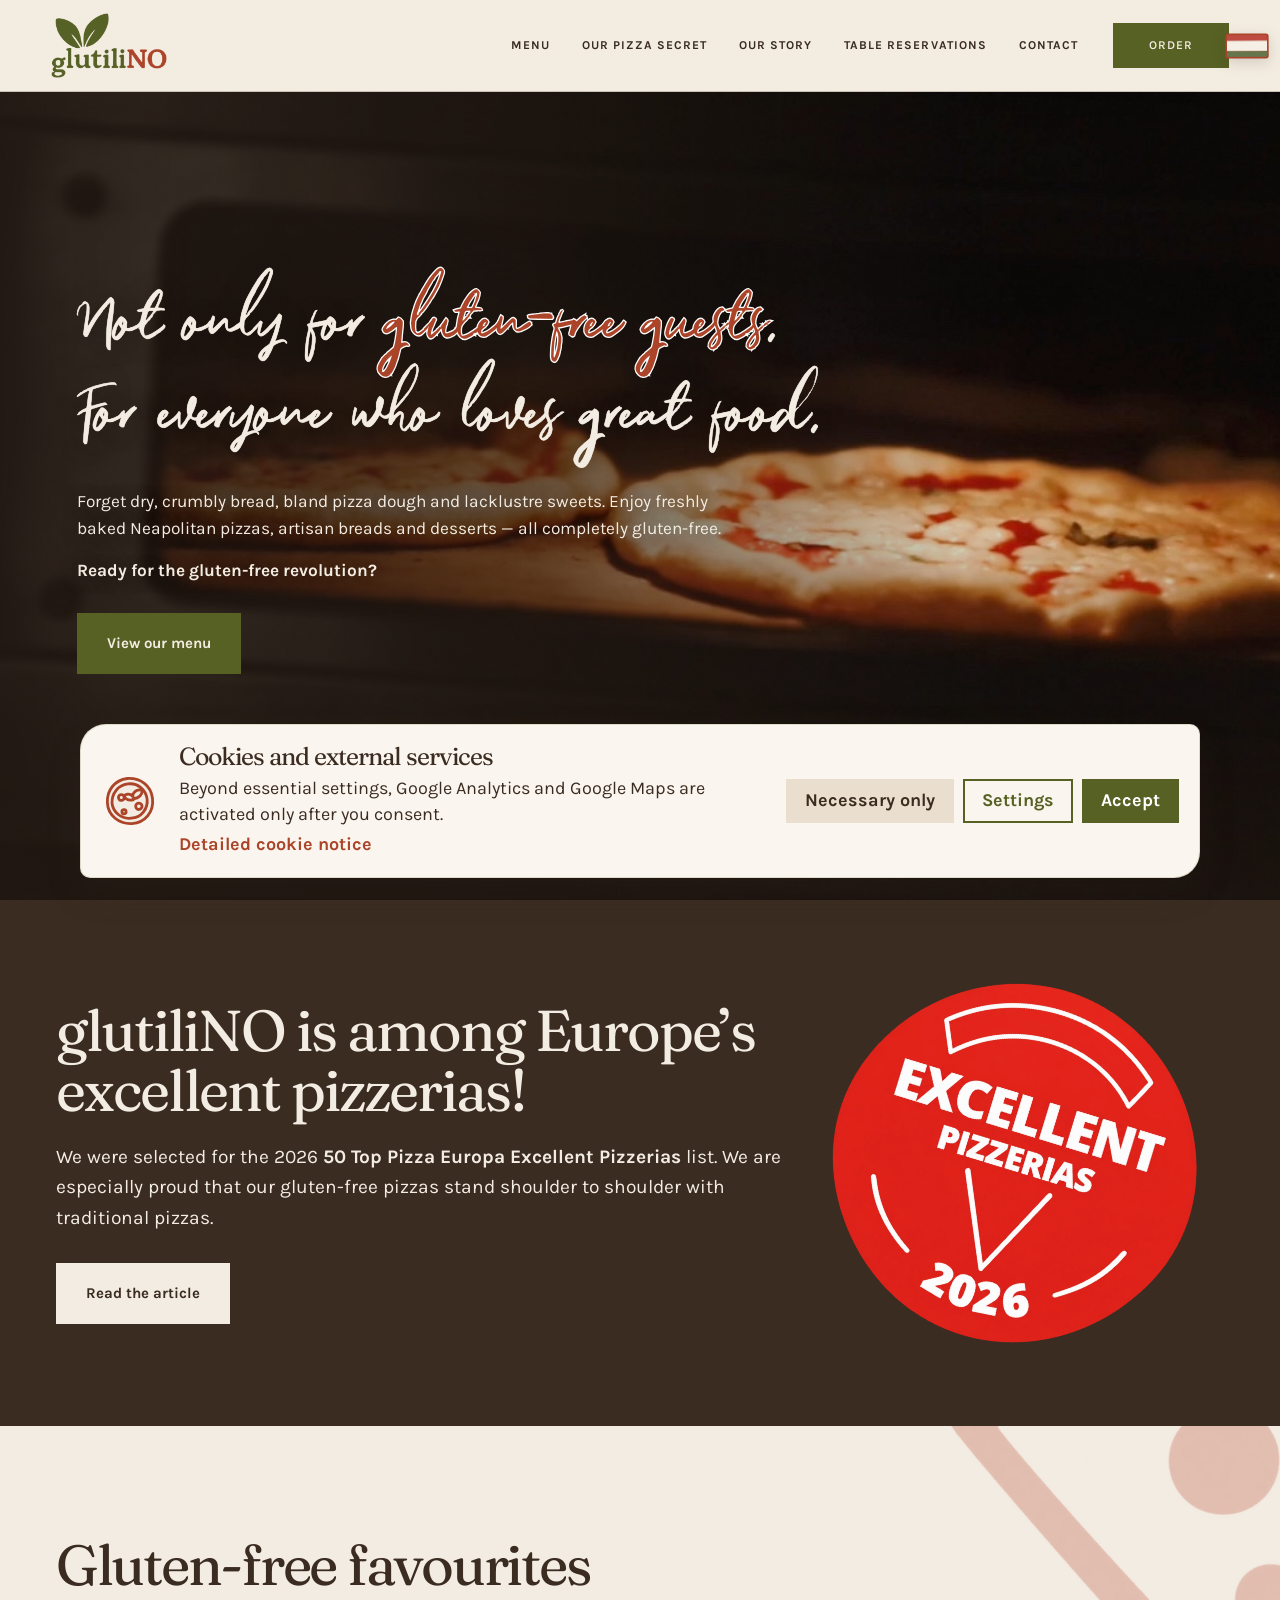
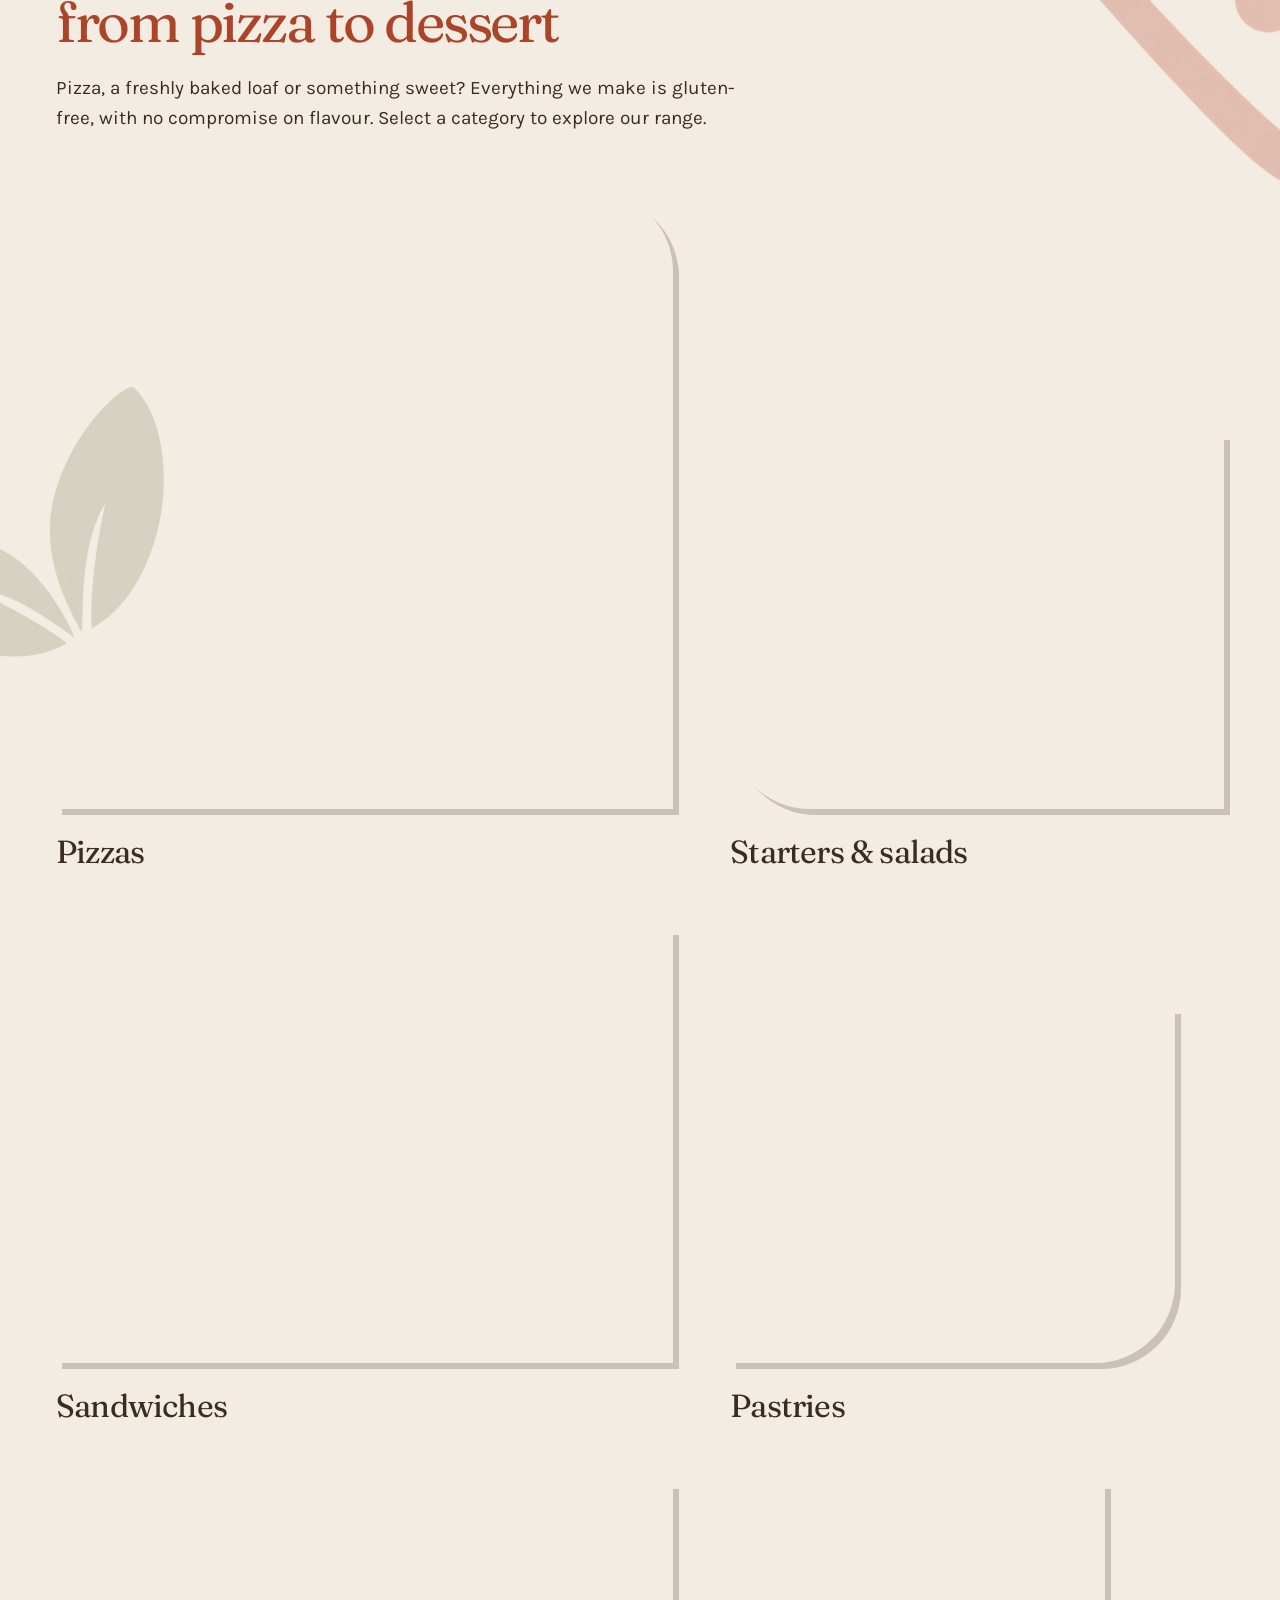
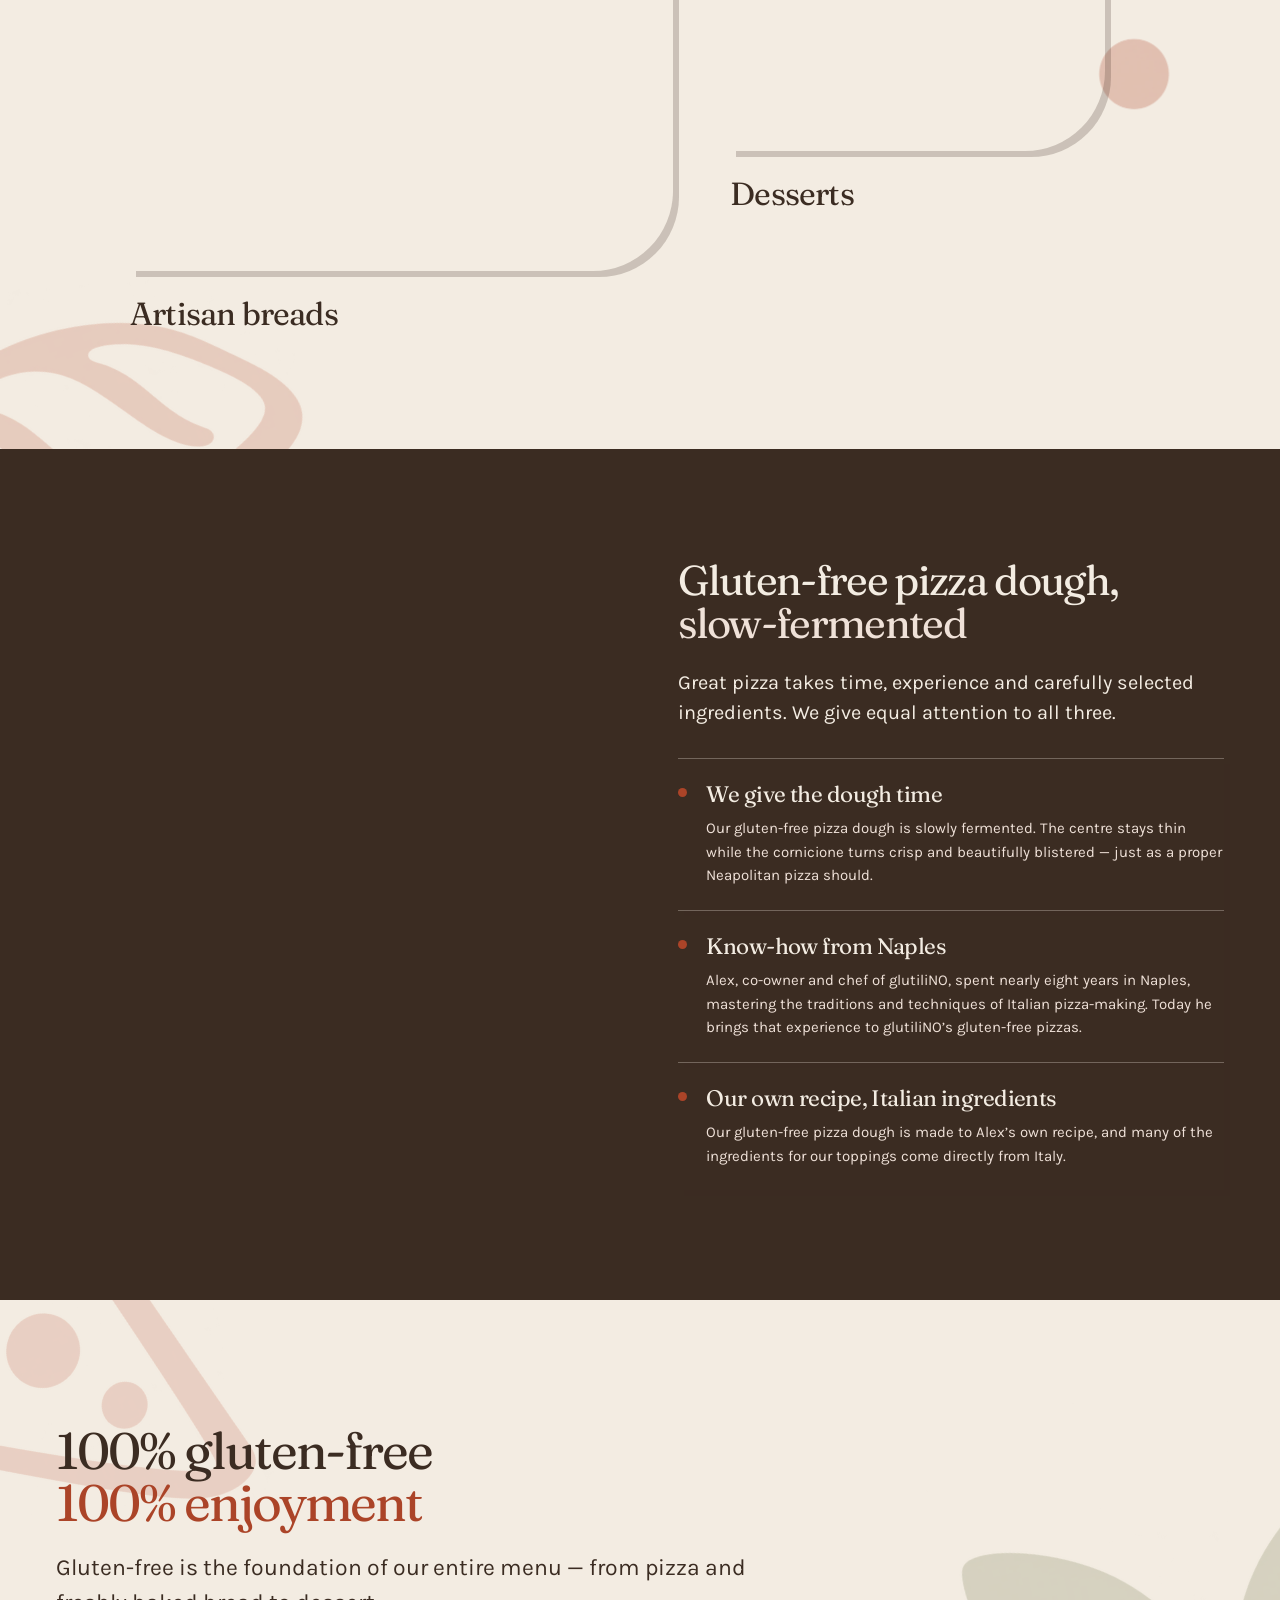
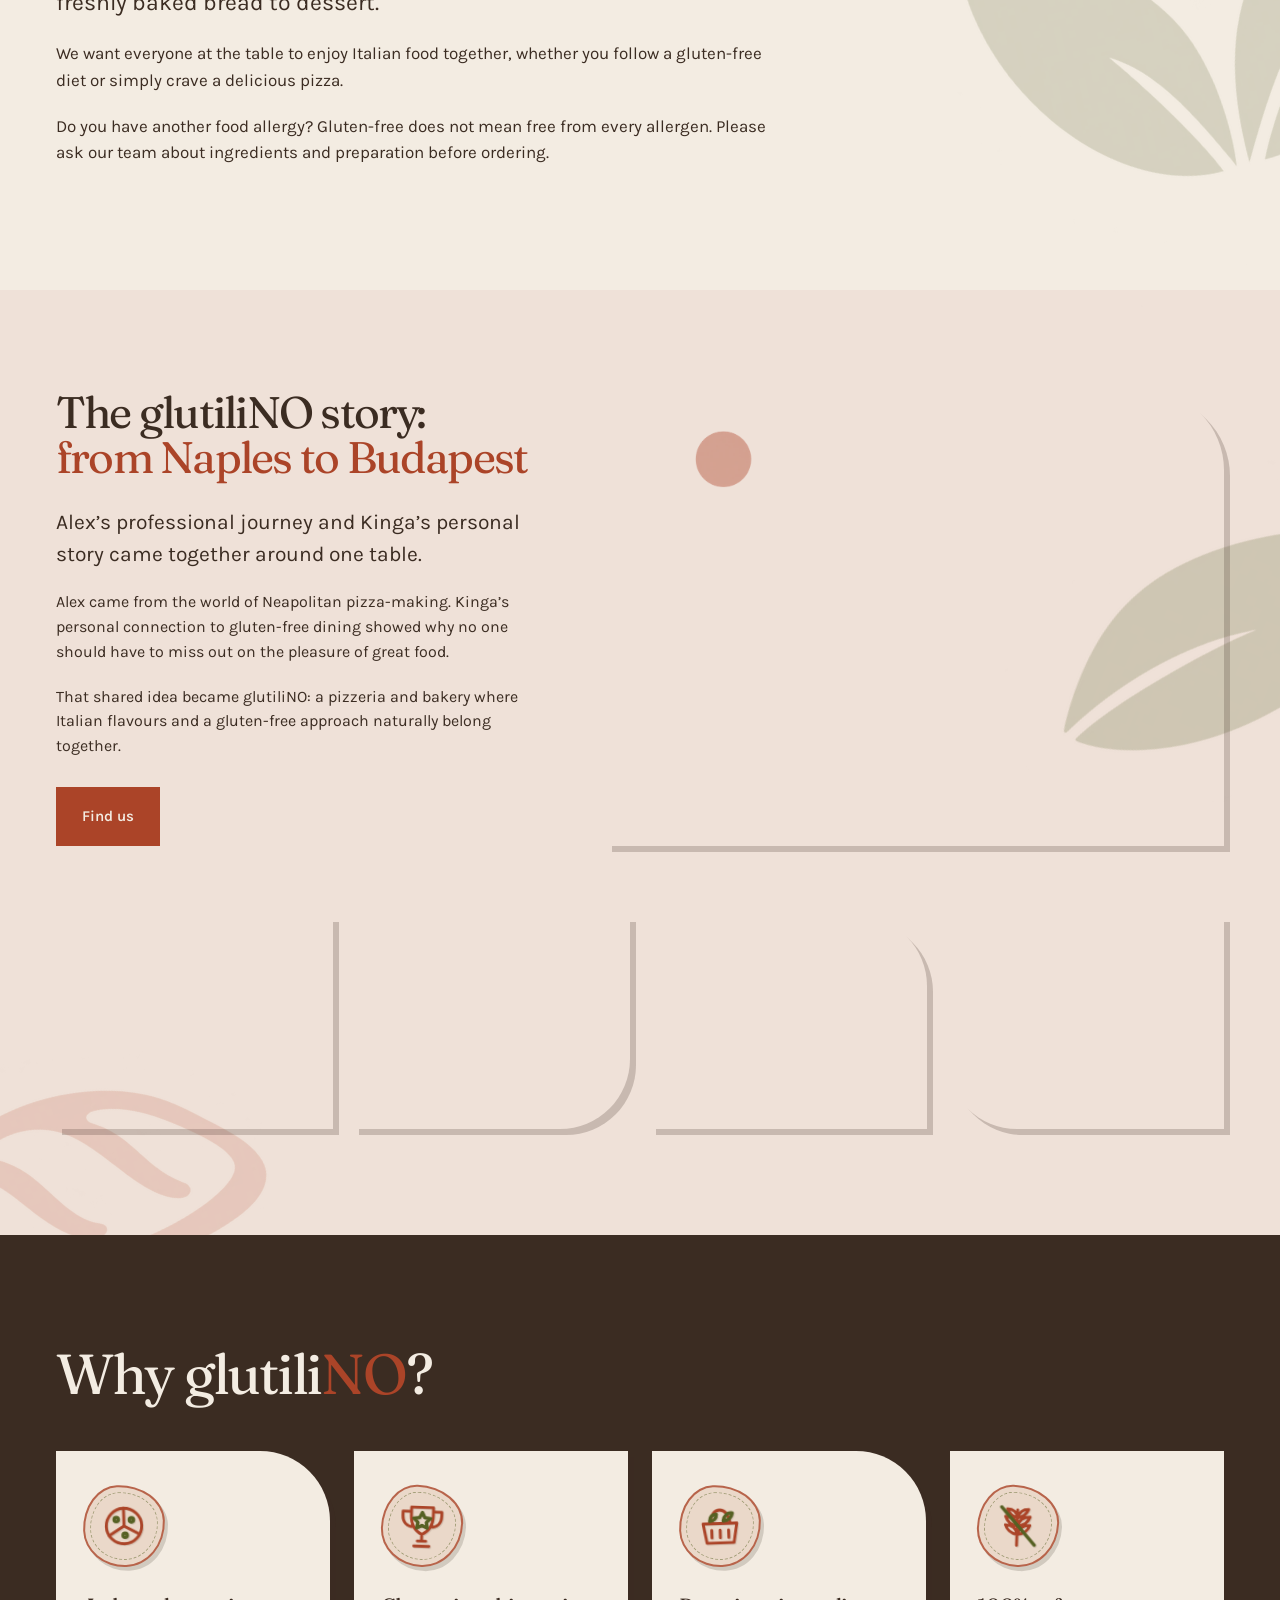
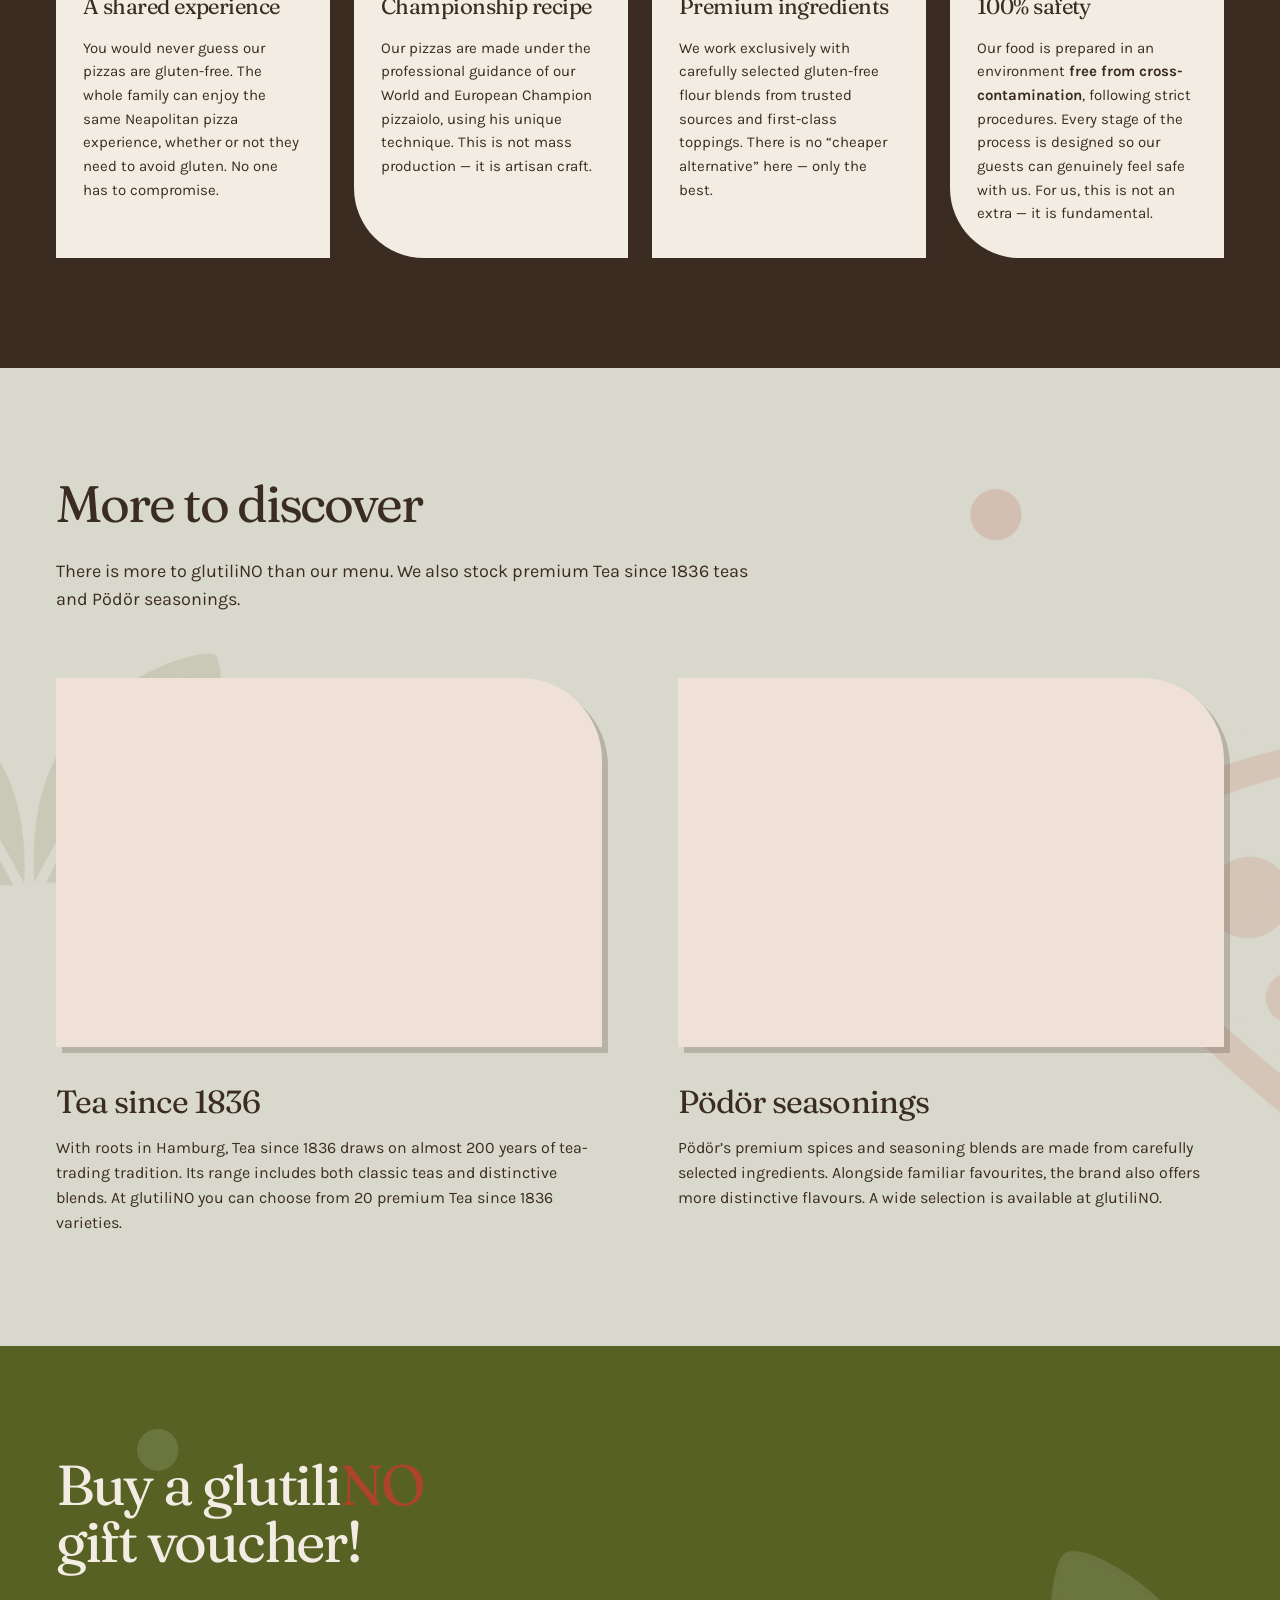
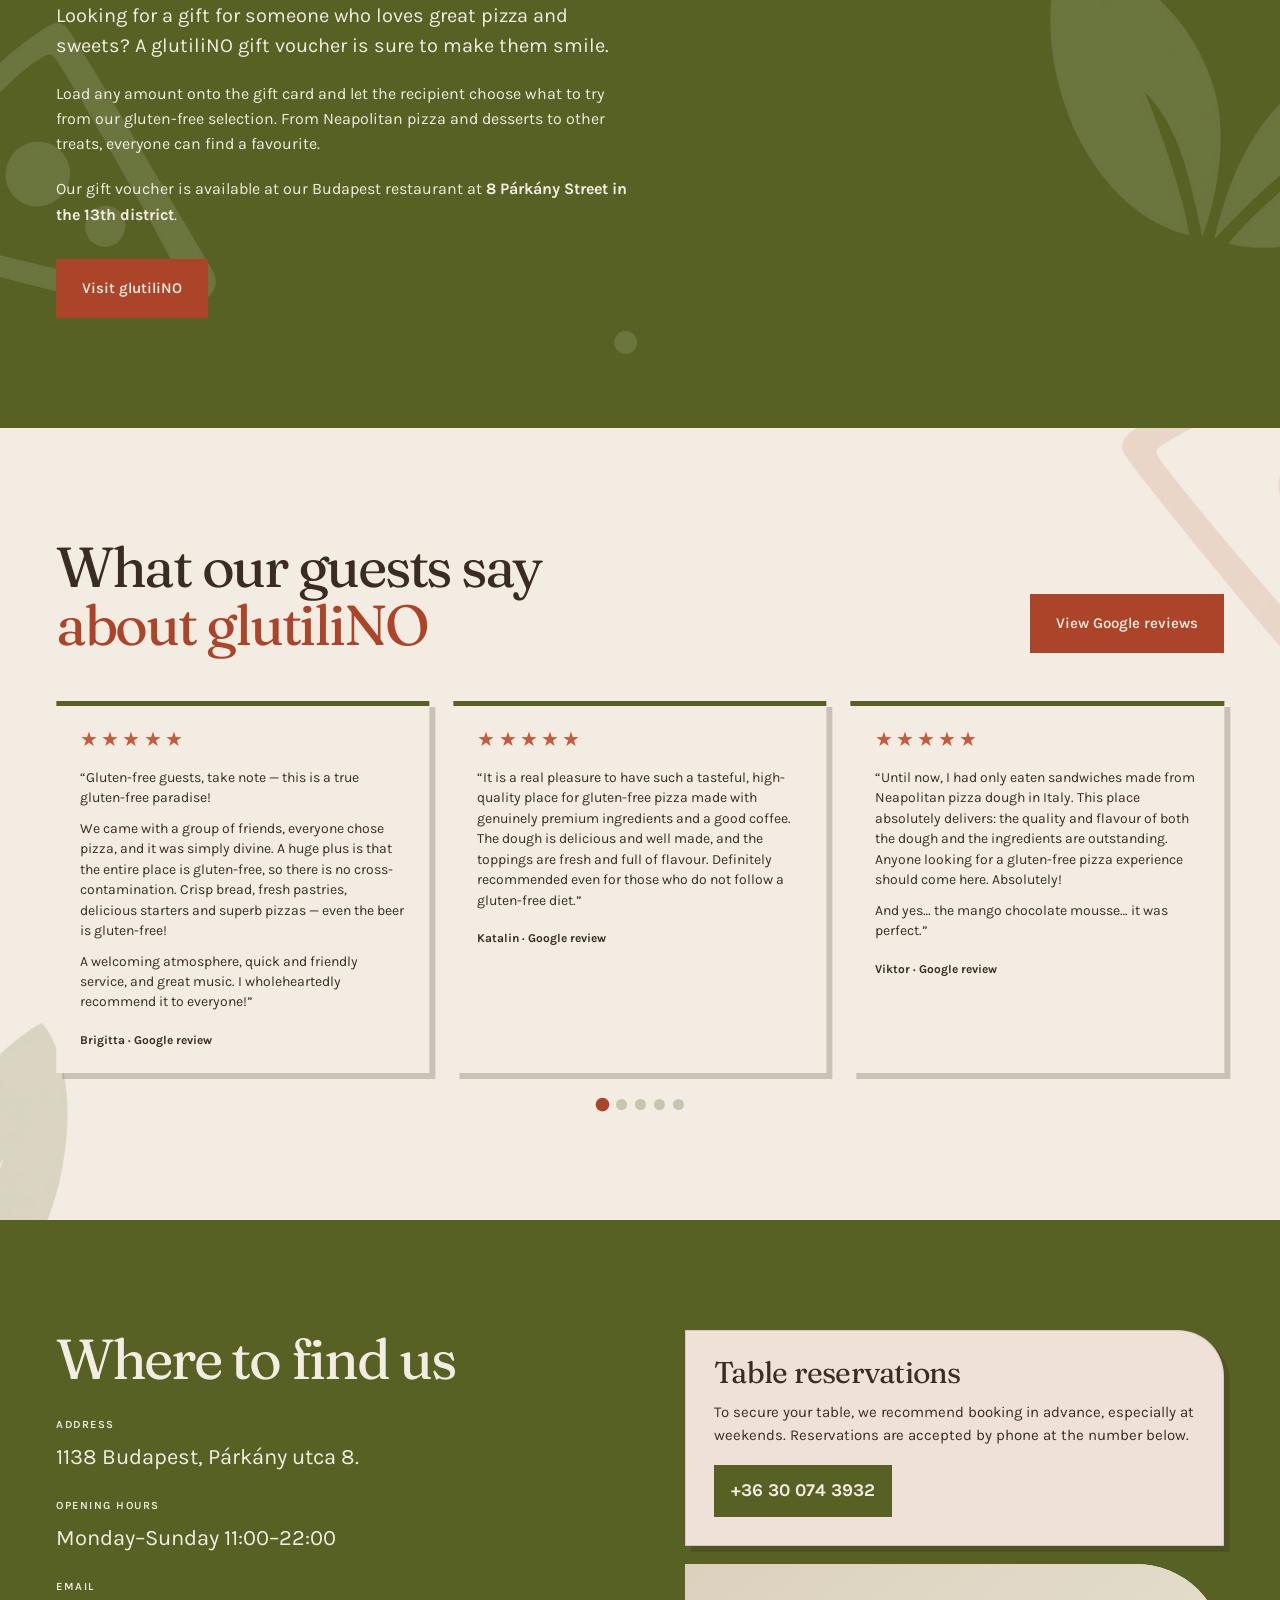
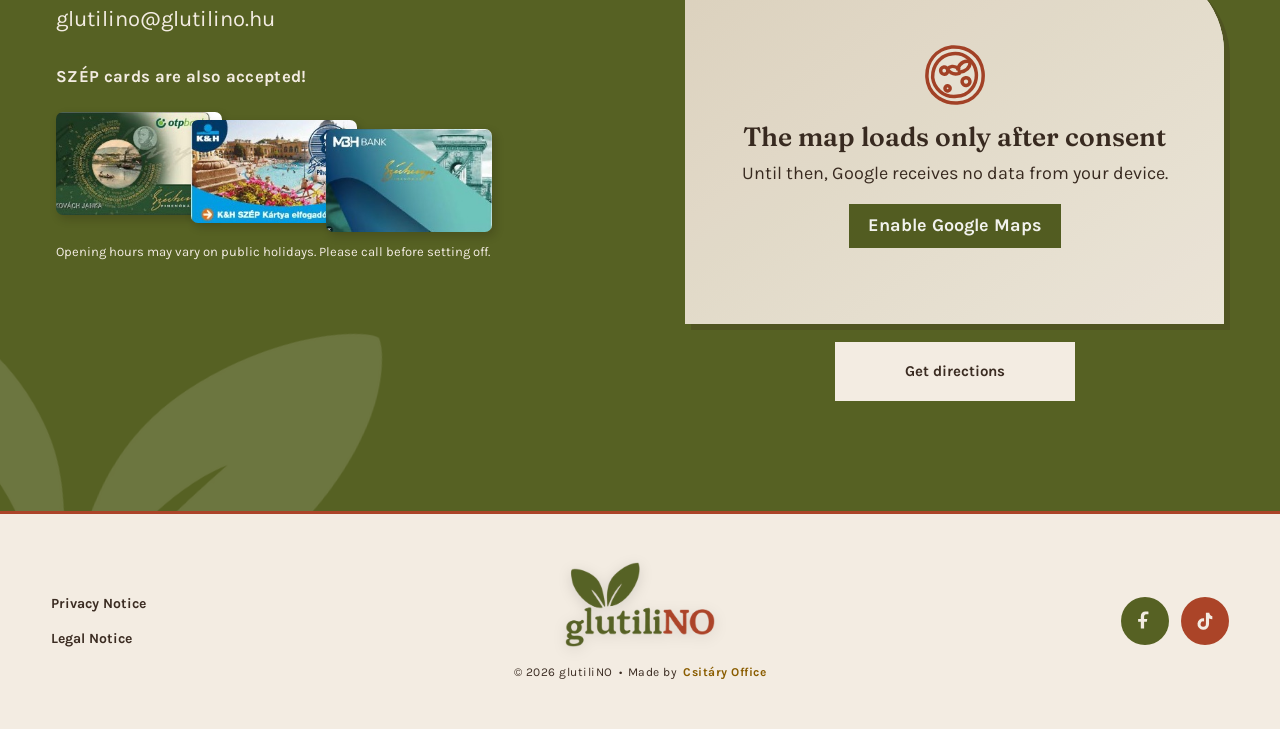
<file: en/index.html>
<!doctype html>
<html lang="en">
<head>
<meta charset="utf-8">
<meta name="viewport" content="width=device-width, initial-scale=1">
<meta http-equiv="Content-Security-Policy" content="default-src &#x27;self&#x27;; script-src &#x27;self&#x27; https://www.googletagmanager.com &#x27;sha256-Ov9Z1wcxmJk1yiwxKAOavHxxVjlBROKBOkN0x5L8jXU=&#x27;; style-src &#x27;self&#x27;; img-src &#x27;self&#x27; data: https://www.google-analytics.com; font-src &#x27;self&#x27;; media-src &#x27;self&#x27;; connect-src &#x27;self&#x27; https://www.google-analytics.com https://region1.google-analytics.com; frame-src https://www.google.com; object-src &#x27;none&#x27;; base-uri &#x27;self&#x27;; form-action &#x27;none&#x27;">
<title>glutiliNO | Gluten-Free Pizzeria and Bakery Budapest</title>
<meta name="description" content="100% gluten-free Neapolitan pizzas, artisan breads and desserts in Budapest’s 13th district. Discover the glutiliNO menu!">
<meta name="robots" content="index,follow">
<meta name="theme-color" content="#F3ECE2">
<meta name="google-analytics-id" content="">
<link rel="canonical" href="https://www.glutilino.hu/en/">
<link rel="alternate" hreflang="hu" href="https://www.glutilino.hu/">
<link rel="alternate" hreflang="en" href="https://www.glutilino.hu/en/">
<link rel="alternate" hreflang="x-default" href="https://www.glutilino.hu/">
<meta property="og:type" content="website">
<meta property="og:locale" content="en_GB">
<meta property="og:site_name" content="glutiliNO">
<meta property="og:title" content="glutiliNO | Gluten-Free Pizzeria and Bakery Budapest">
<meta property="og:description" content="100% gluten-free Neapolitan pizzas, artisan breads and desserts in Budapest’s 13th district. Discover the glutiliNO menu!">
<meta property="og:url" content="https://www.glutilino.hu/en/">
<meta property="og:image" content="https://www.glutilino.hu/assets/social.jpg">
<meta property="og:image:width" content="1200">
<meta property="og:image:height" content="630">
<meta property="og:image:alt" content="glutiliNO gluten-free pizza">
<meta name="twitter:card" content="summary_large_image">
<link rel="icon" href="/assets/favicon.png" type="image/png">
<link rel="preload" href="/assets/fonts/callonsky-web.otf?v=104" as="font" type="font/otf" crossorigin fetchpriority="high">
<link rel="preload" href="/assets/fonts/font-0.woff2" as="font" type="font/woff2" crossorigin>
<link rel="preload" href="/assets/fonts/font-2.woff2" as="font" type="font/woff2" crossorigin>
<link rel="stylesheet" href="/assets/style.css?v=111">
<link rel="stylesheet" href="/assets/fixes-v94.css?v=102">
<link rel="stylesheet" href="/assets/fixes-v96.css?v=102">
<link rel="stylesheet" href="/assets/cookie-consent.css?v=3">
<script src="/assets/consent-default.js?v=2"></script>
<script type="application/ld+json">{"@context":"https://schema.org","@type":"Restaurant","@id":"https://www.glutilino.hu/#etterem","name":"glutiliNO","description":"100% gluten-free pizzeria and bakery in Budapest, serving Neapolitan pizzas, artisan breads and desserts.","url":"https://www.glutilino.hu/en/","image":"https://www.glutilino.hu/assets/social.jpg","telephone":"+36300743932","email":"glutilino@glutilino.hu","address":{"@type":"PostalAddress","streetAddress":"Párkány utca 8.","postalCode":"1138","addressLocality":"Budapest","addressCountry":"HU"},"servesCuisine":"Italian","acceptsReservations":true,"hasMenu":"https://www.glutilino.hu/en/menu","sameAs":["https://www.facebook.com/people/Glutilino/61583295550470/","https://www.tiktok.com/@glutilino"],"openingHoursSpecification":[{"@type":"OpeningHoursSpecification","dayOfWeek":["Monday","Tuesday","Wednesday","Thursday","Friday","Saturday","Sunday"],"opens":"11:00","closes":"22:00"}]}</script>
<script src="/assets/hero-font-ready.js?v=5" defer></script>
<script src="/assets/app-en.js?v=102" defer>
</script>
<script src="/assets/cookie-consent-en.js?v=3" defer></script>
</head>
<body class="">
<a class="skip" href="#tartalom">Skip to content</a>
<header class="site-header">
<a class="brand" href="/en/" aria-label="glutiliNO – home">
<img src="/assets/logo.webp" width="180" height="102" alt="glutiliNO">
</a>
<button class="menu-toggle" aria-controls="navigation" aria-expanded="false" aria-label="Open menu" hidden>
<span class="hamburger" aria-hidden="true">
<span>
</span>
<span>
</span>
<span>
</span>
</span>
</button>
<nav id="navigation" aria-label="Main navigation" hidden>
<a href="/en/menu" >Menu</a>
<a href="/en/#szakertelmunk">Our pizza secret</a>
<a href="/en/#rolunk">Our story</a>
<a href="/en/#asztalfoglalas">Table reservations</a>
<a href="/en/#kapcsolat">Contact</a>
<a class="nav-order" href="tel:+36300743932">Order</a>
</nav>
<a class="header-cta" href="tel:+36300743932">Order</a>
<a class="language-switch" href="/" lang="hu" hreflang="hu" aria-label="Hungarian version" title="Hungarian version"><svg viewBox="0 0 76 50" aria-hidden="true"><defs><clipPath id="flag-hu"><path d="M8 6.5 H68 Q71 6.5 71 9.5 V40.5 Q71 43.5 68 43.5 H8 Q5 43.5 5 40.5 V9.5 Q5 6.5 8 6.5 Z"/></clipPath></defs><g clip-path="url(#flag-hu)"><path fill="#bd4b42" d="M0 0h76v17H0z"/><path fill="#f5efe5" d="M0 16.5h76v17H0z"/><path fill="#66764c" d="M0 33h76v17H0z"/></g><path class="language-switch-detail" d="M5 17 H71 M5 33 H71"/><path class="language-switch-ring" d="M8 6.5 H68 Q71 6.5 71 9.5 V40.5 Q71 43.5 68 43.5 H8 Q5 43.5 5 40.5 V9.5 Q5 6.5 8 6.5 Z"/></svg></a>
</header>
<main id="tartalom">
<section class="hero hero-brand" aria-labelledby="hero-title">
<video class="hero-video" autoplay muted loop playsinline preload="auto" poster="/assets/hero-poster-clean.jpg" aria-hidden="true" tabindex="-1" data-desktop="/assets/hero-desktop-v23.mp4" data-mobile="/assets/hero-mobile-v23.mp4">
</video>
<div class="hero-overlay" aria-hidden="true">
</div>
<div class="hero-content">
<div class="hero-copy">
<h1 id="hero-title"><span class="hero-title-opening">Not only for</span> <span class="hero-accent">gluten-free guests</span>.
<br><span class="hero-title-closing"><span>For everyone who</span> <span>loves great food.</span></span></h1>
<p class="hero-description" data-desktop-text="Forget dry, crumbly bread, bland pizza dough and lacklustre sweets. Enjoy freshly baked Neapolitan pizzas, artisan breads and desserts — all completely gluten-free." data-mobile-text="Forget dry, crumbly bread, bland pizza dough and lacklustre sweets. Enjoy Neapolitan-style pizzas, artisan breads and desserts — all completely gluten-free." hidden></p>
<p class="hero-question">
<strong>Ready for the gluten-free revolution?</strong>
</p>
<div class="hero-actions">
<a class="button hero-primary" href="/en/menu">View our menu</a>
<a class="button hero-secondary" href="tel:+36300743932">Order by phone</a>
</div>
</div>
</div>
</section>
<section class="award-shell" id="elismeres" aria-labelledby="award-title">
<div class="award wrap">
<div class="award-copy">
<h2 id="award-title">glutiliNO is among Europe’s excellent pizzerias!</h2>
<p>We were selected for the 2026 <strong>50 Top Pizza Europa Excellent Pizzerias</strong> list. We are especially proud that our gluten-free pizzas stand shoulder to shoulder with traditional pizzas.</p>
<a class="button award-button" href="https://welovebudapest.com/cikk/2026/10/08/glutilino-glutenmentes-pizzeria-xiii-kerulet/?fbclid=IwY2xjawU5b-dleHRuA2FlbQIxMQBwZG9mBXNydGMGYXBwX2lkEDIyMjAzOTE3ODgyMDA4OTIAAR4uGK9YC9_TEWr20Y7_WGD8dgVhhzzCQi_2xLI7FN_xxtHiS0m8d3h5sRnU5A_aem_A0fSUuBS3UKHiqlRu5Nu5Q" target="_blank" rel="noopener noreferrer">Read the article</a>
</div>
<img class="award-badge" src="/assets/excellent-pizzerias-2026.webp" width="1254" height="1254" alt="Excellent Pizzerias 2026 red pizza badge" loading="eager" decoding="async">
</div>
</section>
<section class="section category-section" id="kinalat">
<img class="decor category-pizza-decor" src="/assets/decor-pizza.webp" alt="" aria-hidden="true" loading="lazy">
<img class="decor category-bread-decor" src="/assets/decor-bread.webp" alt="" aria-hidden="true" loading="lazy">
<div class="wrap">
<div class="section-heading">
<div>
<h2>Gluten-free favourites<br>
<em>from pizza to dessert</em>
</h2>
<p>Pizza, a freshly baked loaf or something sweet? Everything we make is gluten-free, with no compromise on flavour. Select a category to explore our range.</p>
</div>
</div>
<div class="category-grid">
<a class="category cat-pizza" href="/en/menu#pizza">
<div class="image-window">
<img src="/assets/pizza-champion-retro-1793812296919.webp" width="1621" height="1080" alt="Pizza Champion from the glutiliNO menu" loading="lazy" decoding="async">
</div>
<div class="category-caption">
<h3>Pizzas</h3>
</div>
</a>
<a class="category cat-appetizers" href="/en/menu#eloetelek">
<div class="image-window">
<img src="/assets/eloetel-caprese-di-bufala.webp" width="1621" height="1080" alt="Starters and salads from the glutiliNO menu" loading="lazy" decoding="async">
</div>
<div class="category-caption">
<h3>Starters & salads</h3>
</div>
</a>
<a class="category cat-sandwiches" href="/en/menu#szendvicsek">
<div class="image-window">
<img src="/assets/panuozzo-crudo-e-bufala.webp" width="1621" height="1080" alt="Sandwiches from the glutiliNO menu" loading="lazy" decoding="async">
</div>
<div class="category-caption">
<h3>Sandwiches</h3>
</div>
</a>
<a class="category cat-pastry" href="/en/menu#peksutemeny">
<div class="image-window">
<img class="" src="/assets/peksutemeny-800.webp" srcset="/assets/peksutemeny-480.webp 480w, /assets/peksutemeny-800.webp 800w, /assets/peksutemeny-1280.webp 1280w" sizes="(max-width: 650px) 100vw, (max-width: 1000px) 50vw, 640px" width="1280" height="853" alt="Pastries from the glutiliNO menu" loading="lazy" decoding="async">
</div>
<div class="category-caption">
<h3>Pastries</h3>
</div>
</a>
<a class="category cat-bread" href="/en/menu#kenyer">
<div class="image-window">
<img class="" src="/assets/magvas-kenyer-800.webp" srcset="/assets/magvas-kenyer-480.webp 480w, /assets/magvas-kenyer-800.webp 800w, /assets/magvas-kenyer-1280.webp 1280w" sizes="(max-width: 650px) 100vw, (max-width: 1000px) 50vw, 640px" width="1280" height="853" alt="Artisan breads from the glutiliNO menu" loading="lazy" decoding="async">
</div>
<div class="category-caption">
<h3>Artisan breads</h3>
</div>
</a>
<a class="category cat-dessert" href="/en/menu#desszert">
<div class="image-window">
<img class="" src="/assets/macaron-800.webp" srcset="/assets/macaron-480.webp 480w, /assets/macaron-800.webp 800w, /assets/macaron-1280.webp 1280w" sizes="(max-width: 650px) 100vw, (max-width: 1000px) 50vw, 640px" width="1280" height="853" alt="Desserts from the glutiliNO menu" loading="lazy" decoding="async">
</div>
<div class="category-caption">
<h3>Desserts</h3>
</div>
</a>
</div>
</div>
</section>
<section class="craft section" id="szakertelmunk">
<div class="wrap craft-grid">
<div class="craft-picture">
<div class="pizza-scroll">
<img src="/assets/pizza-kivagott-v10.png" width="1254" height="1254" alt="glutiliNO Margherita pizza cutout" loading="lazy" decoding="async">
</div>
</div>
<div class="craft-copy">
<h2>
<span>Gluten-free pizza dough,</span>
<em>slow-fermented</em>
</h2>
<p class="intro">
<strong>Great pizza takes time, experience and carefully selected ingredients. We give equal attention to all three.</strong>
</p>
<ul class="craft-points">
<li>
<h3>We give the dough time</h3>
<p>Our gluten-free pizza dough is slowly fermented. The centre stays thin while the cornicione turns crisp and beautifully blistered — just as a proper Neapolitan pizza should.</p>
</li>
<li>
<h3>Know-how from Naples</h3>
<p>Alex, co-owner and chef of glutiliNO, spent nearly eight years in Naples, mastering the traditions and techniques of Italian pizza-making. Today he brings that experience to glutiliNO’s gluten-free pizzas.</p>
</li>
<li>
<h3>Our own recipe, Italian ingredients</h3>
<p>Our gluten-free pizza dough is made to Alex’s own recipe, and many of the ingredients for our toppings come directly from Italy.</p>
</li>
</ul>
</div>
</div>
</section>
<section class="free-shell" id="glutenmentes">
<img class="decor free-double-leaf" src="/assets/decor-double-leaf.webp" alt="" aria-hidden="true" loading="lazy">
<div class="free section wrap">
<div class="free-copy">
<h2>100% gluten-free<br>
<em>100% enjoyment</em>
</h2>
<p class="intro">
<strong>Gluten-free is the foundation of our entire menu — from pizza and freshly baked bread to dessert.</strong>
</p>
<p>We want everyone at the table to enjoy Italian food together, whether you follow a gluten-free diet or simply crave a delicious pizza.</p>
<p class="allergen-note">Do you have another food allergy? Gluten-free does not mean free from every allergen. Please ask our team about ingredients and preparation before ordering.</p>
</div>
<img class="free-seal" src="/assets/glutenmentes-pecset.webp" width="640" height="640" alt="100% gluten-free, cross-contamination-free seal" loading="eager" decoding="async">
</div>
</section>
<section class="story section">
<img class="decor story-leaf" src="/assets/decor-leaf.webp" alt="" aria-hidden="true" loading="lazy">
<div class="wrap story-grid" id="rolunk">
<div class="story-copy">
<h2>
<span>The glutiliNO story:</span>
<em>from Naples to Budapest</em>
</h2>
<p class="intro">
<strong>Alex’s professional journey and Kinga’s personal story came together around one table.</strong>
</p>
<p>Alex came from the world of Neapolitan pizza-making. Kinga’s personal connection to gluten-free dining showed why no one should have to miss out on the pleasure of great food.</p>
<p>That shared idea became glutiliNO: a pizzeria and bakery where Italian flavours and a gluten-free approach naturally belong together.</p>
<a class="button story-cta" href="/en/#kapcsolat">Find us</a>
</div>
<figure>
<img class="" src="/assets/csapat-story-800.webp" srcset="/assets/csapat-story-480.webp 480w, /assets/csapat-story-800.webp 800w, /assets/csapat-story-1280.webp 1280w" sizes="(max-width: 650px) 100vw, (max-width: 1000px) 50vw, 640px" width="1280" height="853" alt="The glutiliNO team at the restaurant counter" loading="lazy" decoding="async">
</figure>
</div>
<div class="wrap">
<div class="gallery">
<button data-gallery="/assets/kemence-1280.webp" aria-label="Fresh bread baking in the oven – enlarge">
<img class="" src="/assets/kemence-800.webp" srcset="/assets/kemence-480.webp 480w, /assets/kemence-800.webp 800w, /assets/kemence-1280.webp 1280w" sizes="(max-width: 650px) 100vw, (max-width: 1000px) 50vw, 640px" width="1280" height="853" alt="Fresh bread baking in the oven" loading="lazy" decoding="async">
</button>
<button data-gallery="/assets/panuozzo-1280.webp" aria-label="glutiliNO panuozzo – enlarge">
<img class="" src="/assets/panuozzo-800.webp" srcset="/assets/panuozzo-480.webp 480w, /assets/panuozzo-800.webp 800w, /assets/panuozzo-1280.webp 1280w" sizes="(max-width: 650px) 100vw, (max-width: 1000px) 50vw, 640px" width="1280" height="853" alt="glutiliNO panuozzo" loading="lazy" decoding="async">
</button>
<button data-gallery="/assets/macaron-1280.webp" aria-label="Colourful macarons at the dessert counter – enlarge">
<img class="" src="/assets/macaron-800.webp" srcset="/assets/macaron-480.webp 480w, /assets/macaron-800.webp 800w, /assets/macaron-1280.webp 1280w" sizes="(max-width: 650px) 100vw, (max-width: 1000px) 50vw, 640px" width="1280" height="853" alt="Colourful macarons at the dessert counter" loading="lazy" decoding="async">
</button>
<button data-gallery="/assets/kenyer-1280.webp" aria-label="Artisan gluten-free loaf – enlarge">
<img class="" src="/assets/kenyer-800.webp" srcset="/assets/kenyer-480.webp 480w, /assets/kenyer-800.webp 800w, /assets/kenyer-1280.webp 1280w" sizes="(max-width: 650px) 100vw, (max-width: 1000px) 50vw, 640px" width="1280" height="853" alt="Artisan gluten-free loaf" loading="lazy" decoding="async">
</button>
</div>
</div>
<dialog class="lightbox" aria-label="Photo gallery">
<button class="lightbox-close" aria-label="Close">×</button>
<img src="/assets/kemence-1280.webp" alt="Gallery photo" loading="lazy">
</dialog>
</section>
<section class="future-section why-section section" id="miert-glutilino" aria-labelledby="why-title">
<img class="future-decor why-decor" src="/assets/decor-double-leaf.webp" alt="" aria-hidden="true" loading="lazy">
<div class="wrap future-section-inner why-layout">
<header class="why-heading">
<h2 id="why-title">Why glutili<span class="brand-no">NO</span>?</h2>
</header>
<div class="why-grid">
<article class="why-card">
<div class="why-icon" aria-hidden="true">
<svg viewBox="0 0 64 64" focusable="false">
<circle cx="32" cy="32" r="21"/>
<path d="M32 11v21l18 10M32 32 14 43"/>
<circle class="why-icon-accent" cx="23" cy="24" r="2.5"/>
<circle class="why-icon-accent" cx="41" cy="25" r="2.5"/>
<circle class="why-icon-accent" cx="33" cy="43" r="2.5"/>
</svg>
</div>
<h3>A shared experience</h3>
<p>You would never guess our pizzas are gluten-free. The whole family can enjoy the same Neapolitan pizza experience, whether or not they need to avoid gluten. No one has to compromise.</p>
</article>
<article class="why-card">
<div class="why-icon" aria-hidden="true">
<svg viewBox="0 0 64 64" focusable="false">
<path d="M19 10h26v10c0 11-5 18-13 22-8-4-13-11-13-22zM19 15H9v5c0 8 5 13 13 13M45 15h10v5c0 8-5 13-13 13M32 42v8M23 56h18M27 50h10"/>
<path class="why-icon-accent" d="m32 16 3 6 7 .9-5 4.8 1.2 6.8-6.2-3.2-6.2 3.2 1.2-6.8-5-4.8 7-.9z"/>
</svg>
</div>
<h3>Championship recipe</h3>
<p>Our pizzas are made under the professional guidance of our World and European Champion pizzaiolo, using his unique technique. This is not mass production — it is artisan craft.</p>
</article>
<article class="why-card">
<div class="why-icon" aria-hidden="true">
<svg viewBox="0 0 64 64" focusable="false">
<path d="M12 29h40l-4 23H16zM20 29c1-10 6-16 12-16s11 6 12 16M22 37v9M32 37v9M42 37v9"/>
<path class="why-icon-accent" d="M20 26c0-5 3-8 8-8 0 5-3 8-8 8zM36 26c1-6 5-10 11-9-1 6-5 9-11 9z"/>
</svg>
</div>
<h3>Premium ingredients</h3>
<p>We work exclusively with carefully selected gluten-free flour blends from trusted sources and first-class toppings. There is no “cheaper alternative” here — only the best.</p>
</article>
<article class="why-card">
<div class="why-icon" aria-hidden="true">
<svg viewBox="0 0 64 64" focusable="false">
<path d="M31 55V13M31 22c-6-1-10-5-12-10 7 0 11 4 12 10zm0 10c-7-1-12-5-14-11 8 0 13 4 14 11zm0 10c-7-1-12-5-14-11 8 0 13 4 14 11zm1-20c6-1 10-5 12-10-7 0-11 4-12 10zm0 10c7-1 12-5 14-11-8 0-13 4-14 11zm0 10c7-1 12-5 14-11-8 0-13 4-14 11z"/>
<path class="why-icon-accent" d="M12 10 52 54"/>
</svg>
</div>
<h3>100% safety</h3>
<p>Our food is prepared in an environment <strong>free from cross-contamination</strong>, following strict procedures. Every stage of the process is designed so our guests can genuinely feel safe with us. For us, this is not an extra — it is fundamental.</p>
</article>
</div>
</div>
</section>
<section class="future-section extras-section section" id="amit-meg" aria-labelledby="extras-title">
<img class="future-decor extras-decor" src="/assets/decor-pizza.webp" alt="" aria-hidden="true" loading="lazy">
<img class="future-decor extras-leaves" src="/assets/decor-double-leaf.webp" alt="" aria-hidden="true" loading="lazy">
<img class="future-decor extras-dot" src="/assets/decor-dot.webp" alt="" aria-hidden="true" loading="lazy">
<div class="wrap future-section-inner extras-layout">
<header class="extras-intro">
<h2 id="extras-title">More to discover</h2>
<p class="intro">There is more to glutiliNO than our menu. We also stock premium Tea since 1836 teas and Pödör seasonings.</p>
</header>
<div class="extras-grid">
<article class="extras-card tea-card">
<figure class="extras-media">
<img src="/assets/tea-since-1836.webp" width="1351" height="900" alt="Premium Tea since 1836 teas and tea bags" loading="lazy" decoding="async">
</figure>
<div class="extras-copy">
<h3>Tea since 1836</h3>
<p>With roots in Hamburg, Tea since 1836 draws on almost 200 years of tea-trading tradition. Its range includes both classic teas and distinctive blends. At glutiliNO you can choose from 20 premium Tea since 1836 varieties.</p>
</div>
</article>
<article class="extras-card podor-card">
<figure class="extras-media">
<img src="/assets/podor-fuszerek.webp" width="822" height="564" alt="Premium Pödör black garlic seasoning" loading="lazy" decoding="async">
</figure>
<div class="extras-copy">
<h3>Pödör seasonings</h3>
<p>Pödör’s premium spices and seasoning blends are made from carefully selected ingredients. Alongside familiar favourites, the brand also offers more distinctive flavours. A wide selection is available at glutiliNO.</p>
</div>
</article>
</div>
</div>
</section>
<section class="gift-section section" id="ajandekutalvany" aria-labelledby="gift-title">
<img class="gift-decor gift-leaves" src="/assets/decor-double-leaf.webp" alt="" aria-hidden="true" loading="lazy">
<img class="gift-decor gift-pizza" src="/assets/decor-pizza.webp" alt="" aria-hidden="true" loading="lazy">
<img class="gift-decor gift-dot gift-dot-one" src="/assets/decor-dot.webp" alt="" aria-hidden="true" loading="lazy">
<img class="gift-decor gift-dot gift-dot-two" src="/assets/decor-dot.webp" alt="" aria-hidden="true" loading="lazy">
<div class="wrap gift-grid">
<div class="gift-copy">
<h2 id="gift-title">Buy a glutili<span class="brand-no">NO</span><br>gift voucher!</h2>
<p class="intro">Looking for a gift for someone who loves great pizza and sweets? A glutiliNO gift voucher is sure to make them smile.</p>
<p>Load any amount onto the gift card and let the recipient choose what to try from our gluten-free selection. From Neapolitan pizza and desserts to other treats, everyone can find a favourite.</p>
<p>Our gift voucher is available at our Budapest restaurant at <strong>8 Párkány Street in the 13th district</strong>.</p>
<a class="button gift-cta" href="/en/#kapcsolat">Visit glutiliNO</a>
</div>
<figure class="gift-photo">
<img src="/assets/ajandekkartya-kivagott-v2.png" width="1536" height="1024" alt="glutiliNO gift card" loading="lazy" decoding="async">
</figure>
</div>
</section>
<section class="reviews-shell" id="velemenyek">
<div class="reviews section wrap">
<div class="section-heading">
<div>
<h2>What our guests say<br>
<em>about glutiliNO</em>
</h2>
</div>
<a class="button review-button" href="https://www.google.com/maps/search/?api=1&amp;query=Glutilino%201138%20Budapest%20P%C3%A1rk%C3%A1ny%20utca%208" target="_blank" rel="noopener noreferrer">View Google reviews</a>
</div>
<div class="review-carousel" data-review-carousel aria-roledescription="carousel" aria-label="Guest reviews">
<div class="review-viewport">
<div class="review-track" aria-live="off">
<figure class="review-slide is-active" data-review-slide aria-hidden="false">
<div class="review-stars" aria-label="5-star review">★★★★★</div>
<blockquote>
<p>“Gluten-free guests, take note — this is a true gluten-free paradise!</p>
<p>We came with a group of friends, everyone chose pizza, and it was simply divine. A huge plus is that the entire place is gluten-free, so there is no cross-contamination. Crisp bread, fresh pastries, delicious starters and superb pizzas — even the beer is gluten-free!</p>
<p>A welcoming atmosphere, quick and friendly service, and great music. I wholeheartedly recommend it to everyone!”</p>
</blockquote>
<figcaption>Brigitta · Google review</figcaption>
</figure>
<figure class="review-slide" data-review-slide aria-hidden="true">
<div class="review-stars" aria-label="5-star review">★★★★★</div>
<blockquote>
<p>“It is a real pleasure to have such a tasteful, high-quality place for gluten-free pizza made with genuinely premium ingredients and a good coffee. The dough is delicious and well made, and the toppings are fresh and full of flavour. Definitely recommended even for those who do not follow a gluten-free diet.”</p>
</blockquote>
<figcaption>Katalin · Google review</figcaption>
</figure>
<figure class="review-slide" data-review-slide aria-hidden="true">
<div class="review-stars" aria-label="5-star review">★★★★★</div>
<blockquote>
<p>“Until now, I had only eaten sandwiches made from Neapolitan pizza dough in Italy. This place absolutely delivers: the quality and flavour of both the dough and the ingredients are outstanding. Anyone looking for a gluten-free pizza experience should come here. Absolutely!</p>
<p>And yes… the mango chocolate mousse… it was perfect.”</p>
</blockquote>
<figcaption>Viktor · Google review</figcaption>
</figure>
<figure class="review-slide" data-review-slide aria-hidden="true">
<div class="review-stars" aria-label="5-star review">★★★★★</div>
<blockquote>
<p>“THE PERFECT place — heaven on earth for people avoiding gluten.</p>
<p>The cleanliness, kindness, heavenly flavours and huge selection all deserve special mention. It was our first visit, but certainly not our last.”</p>
</blockquote>
<figcaption>Bettina · Google review</figcaption>
</figure>
<figure class="review-slide" data-review-slide aria-hidden="true">
<div class="review-stars" aria-label="5-star review">★★★★★</div>
<blockquote>
<p>“We love this pizza. Both the flavour and presentation were fantastic — you truly cannot tell it is gluten-free. It felt like tasting the finest authentic pizza in a stylish trattoria in Italy. Generous, high-quality toppings and a light dough. They also make birthday cakes to order, and I am not exaggerating when I say we have never found such an incredibly delicious, home-style gluten-free cake anywhere else in Budapest…”</p>
</blockquote>
<figcaption>Csenge · Google review</figcaption>
</figure>
</div>
</div>
<div class="review-controls">
<div class="review-dots" aria-label="Select review">
<button type="button" data-review-dot aria-label="1. review" aria-current="true">
</button>
<button type="button" data-review-dot aria-label="2. review" aria-current="false">
</button>
<button type="button" data-review-dot aria-label="3. review" aria-current="false">
</button>
<button type="button" data-review-dot aria-label="4. review" aria-current="false">
</button>
<button type="button" data-review-dot aria-label="5. review" aria-current="false">
</button>
</div>
</div>
</div>
</div>
</section>
<section class="visit section" id="kapcsolat">
<img class="visit-rings" src="/assets/brand-rings.svg" alt="" aria-hidden="true">
<div class="wrap visit-grid">
<div class="visit-copy">
<h2>Where to find us</h2>
<address>
<span class="contact-label">ADDRESS</span>1138 Budapest, Párkány utca 8.<span class="contact-label">OPENING HOURS</span>Monday–Sunday 11:00–22:00
<span class="contact-label">EMAIL</span>
<a href="mailto:glutilino@glutilino.hu">glutilino@glutilino.hu</a>
</address>
<div class="szep-payment" aria-label="SZÉP cards are also accepted">
<p><strong>SZÉP cards are also accepted!</strong></p>
<div class="szep-card-stack" aria-hidden="true">
<span class="szep-card szep-otp"></span>
<span class="szep-card szep-kh"></span>
<span class="szep-card szep-mbh"></span>
</div>
</div>
<p class="small">Opening hours may vary on public holidays. Please call before setting off.</p>
</div>
<div class="map-card">
<div class="reservation-card" id="asztalfoglalas">
<h3>Table reservations</h3>
<p>To secure your table, we recommend booking in advance, especially at weekends. Reservations are accepted by phone at the number below.</p>
<a class="reservation-phone" href="tel:+36300743932">+36 30 074 3932</a>
</div>
<div class="google-map-wrap">
<iframe class="google-map-frame" title="Google Maps – glutiliNO, 1138 Budapest, Párkány utca 8." data-cookie-src="https://www.google.com/maps?q=Glutilino%201138%20Budapest%20P%C3%A1rk%C3%A1ny%20utca%208&amp;output=embed" loading="lazy" referrerpolicy="no-referrer-when-downgrade" allowfullscreen hidden>
</iframe>
</div>
<a class="button cream map-route-button" href="https://www.google.com/maps/dir/?api=1&amp;destination=Glutilino%201138%20Budapest%20P%C3%A1rk%C3%A1ny%20utca%208" target="_blank" rel="noopener noreferrer">Get directions</a>
</div>
</div>
</section>
</main>
<footer class="footer">
<div class="footer-layout">
<nav class="footer-links" aria-label="Legal information">
<a href="/en/privacy">Privacy Notice</a>
<a href="/en/imprint">Legal Notice</a>
</nav>
<div class="footer-center">
<a href="/en/" aria-label="glutiliNO – home">
<img class="footer-logo" src="/assets/logo.webp" width="175" height="99" alt="glutiliNO" loading="lazy">
</a>
<div class="footer-credit">
<span>© 2026 glutiliNO</span>
<span aria-hidden="true">•</span>
              <span>Made by</span>
<a class="made-by" href="https://csitaryoffice.hu/" target="_blank" rel="noopener noreferrer">Csitáry Office</a>
</div>
</div>
<div class="social-links" aria-label="glutiliNO on social media">
<a href="https://www.facebook.com/people/Glutilino/61583295550470/" target="_blank" rel="noopener noreferrer" aria-label="glutiliNO on Facebook">
<svg viewBox="0 0 24 24" aria-hidden="true">
<path d="M14 8h3V4.4c-.5-.1-2.2-.2-4.2-.2-4.1 0-6.9 2.5-6.9 7.1V15H2v4h3.9v10h4.8V19h4l.6-4h-4.6v-3.3C10.7 10.5 11 8 14 8Z" transform="scale(.75) translate(4 -2)"/>
</svg>
</a>
<a href="https://www.tiktok.com/@glutilino" target="_blank" rel="noopener noreferrer" aria-label="glutiliNO on TikTok">
<svg viewBox="0 0 24 24" aria-hidden="true">
<path d="M16.7 3c.2 1.8 1.2 3.2 3.3 3.7v3.4c-1.3 0-2.5-.3-3.6-.9v6.1A6.3 6.3 0 1 1 11 9.1v3.5a2.9 2.9 0 1 0 2 2.7V3h3.7Z"/>
</svg>
</a>
</div>
</div>
</footer>
</body>
</html>
</file>
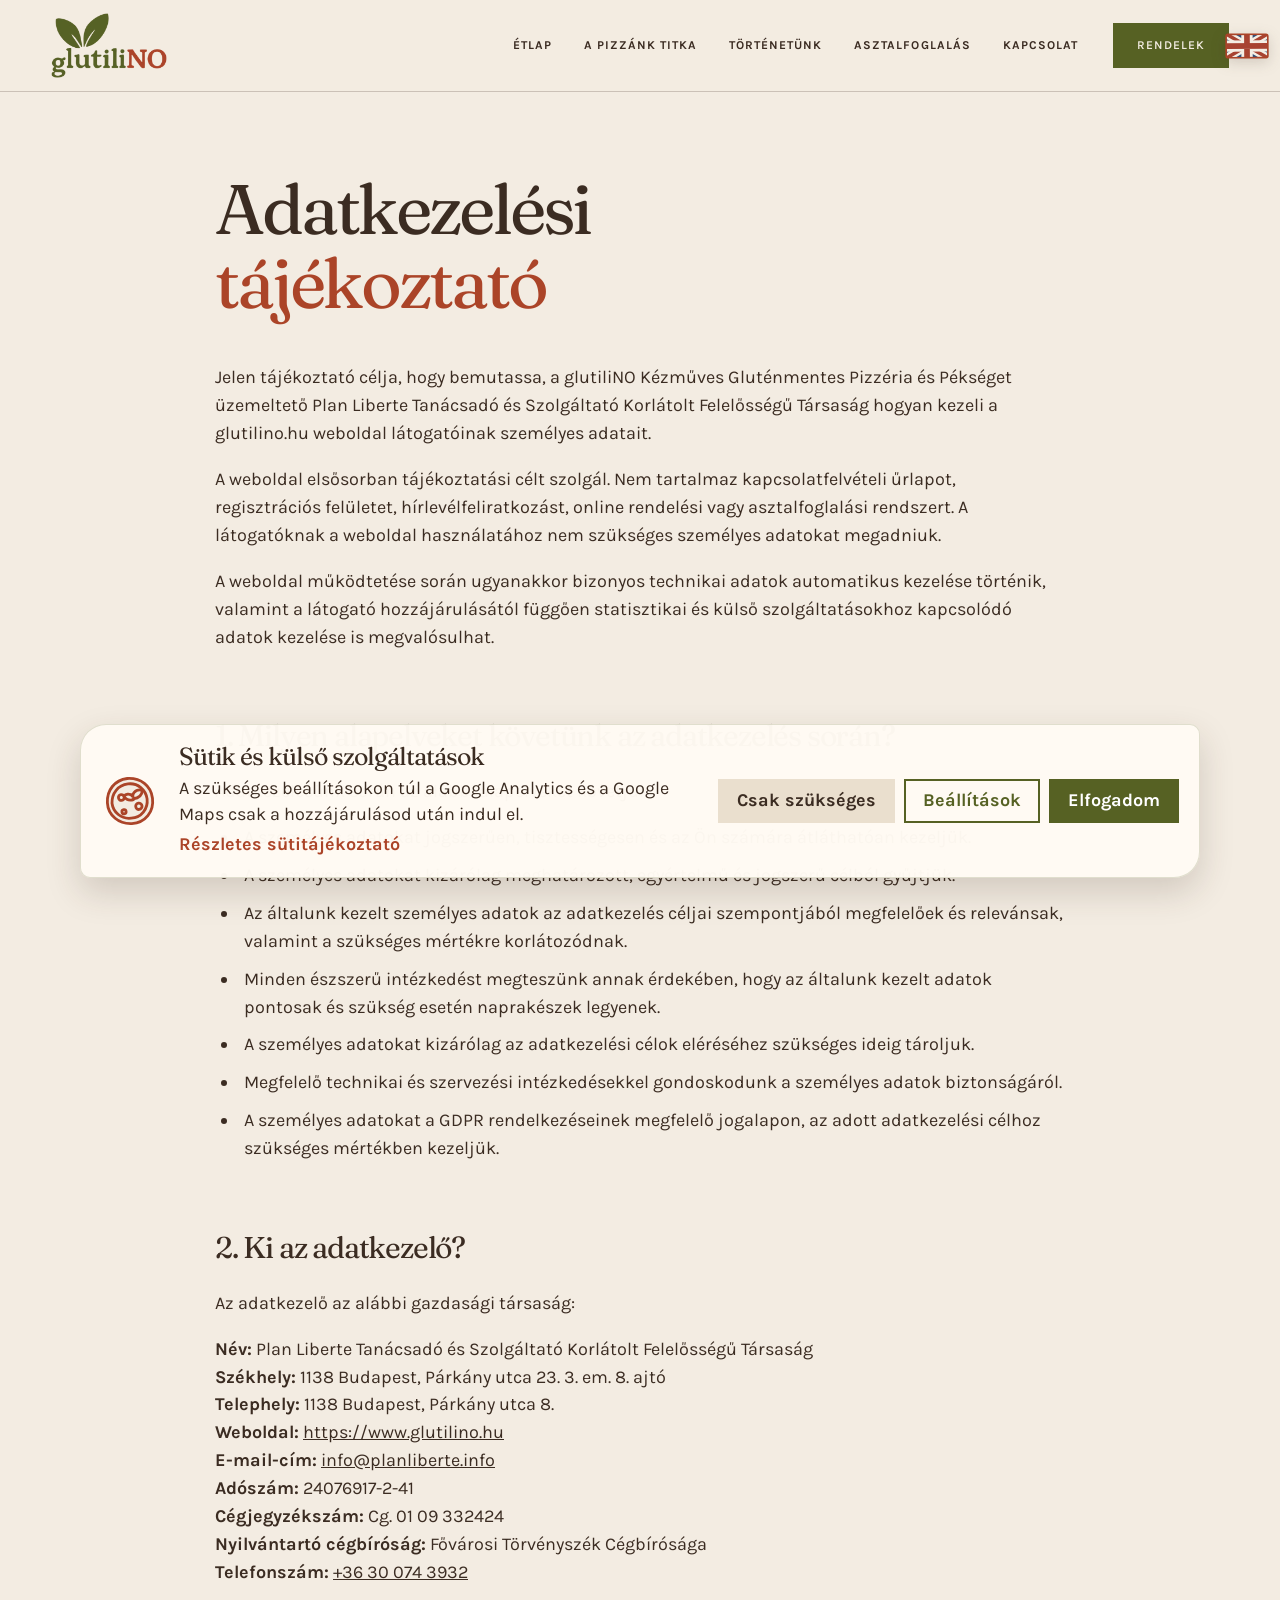
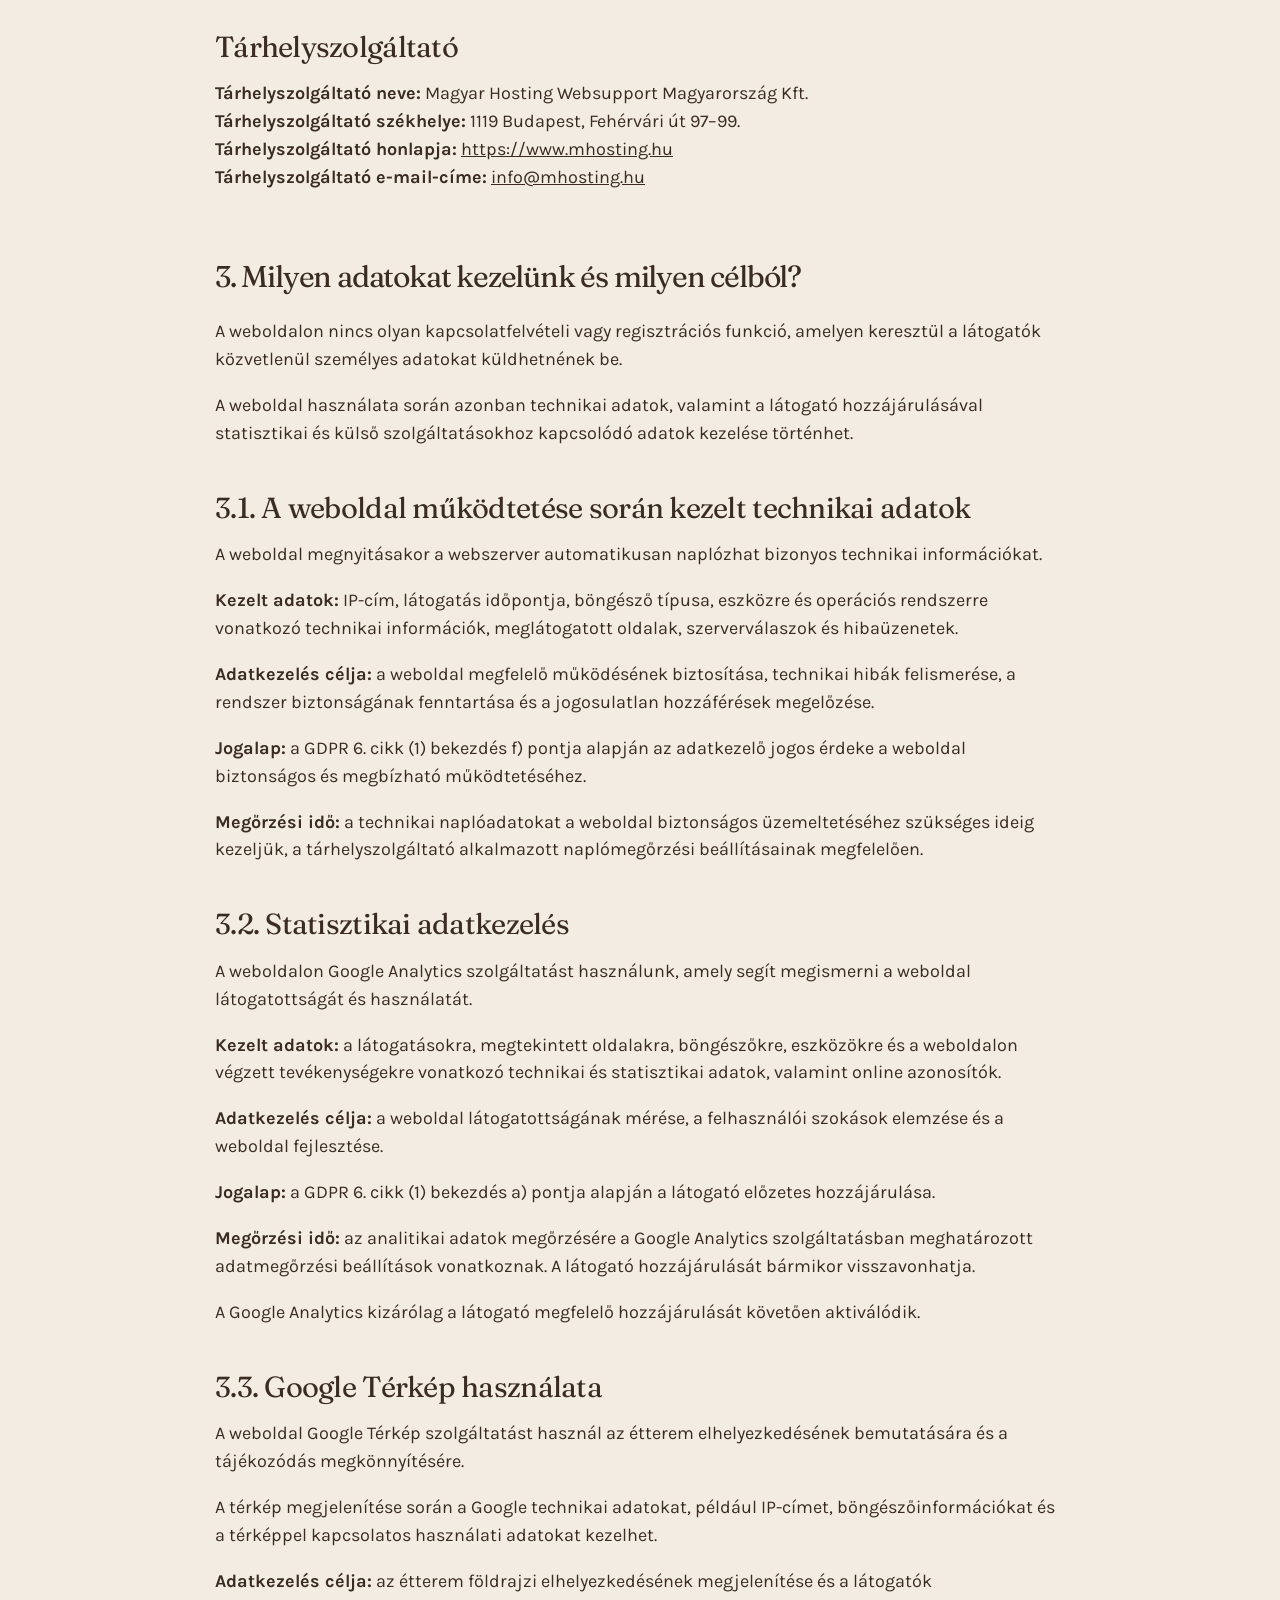
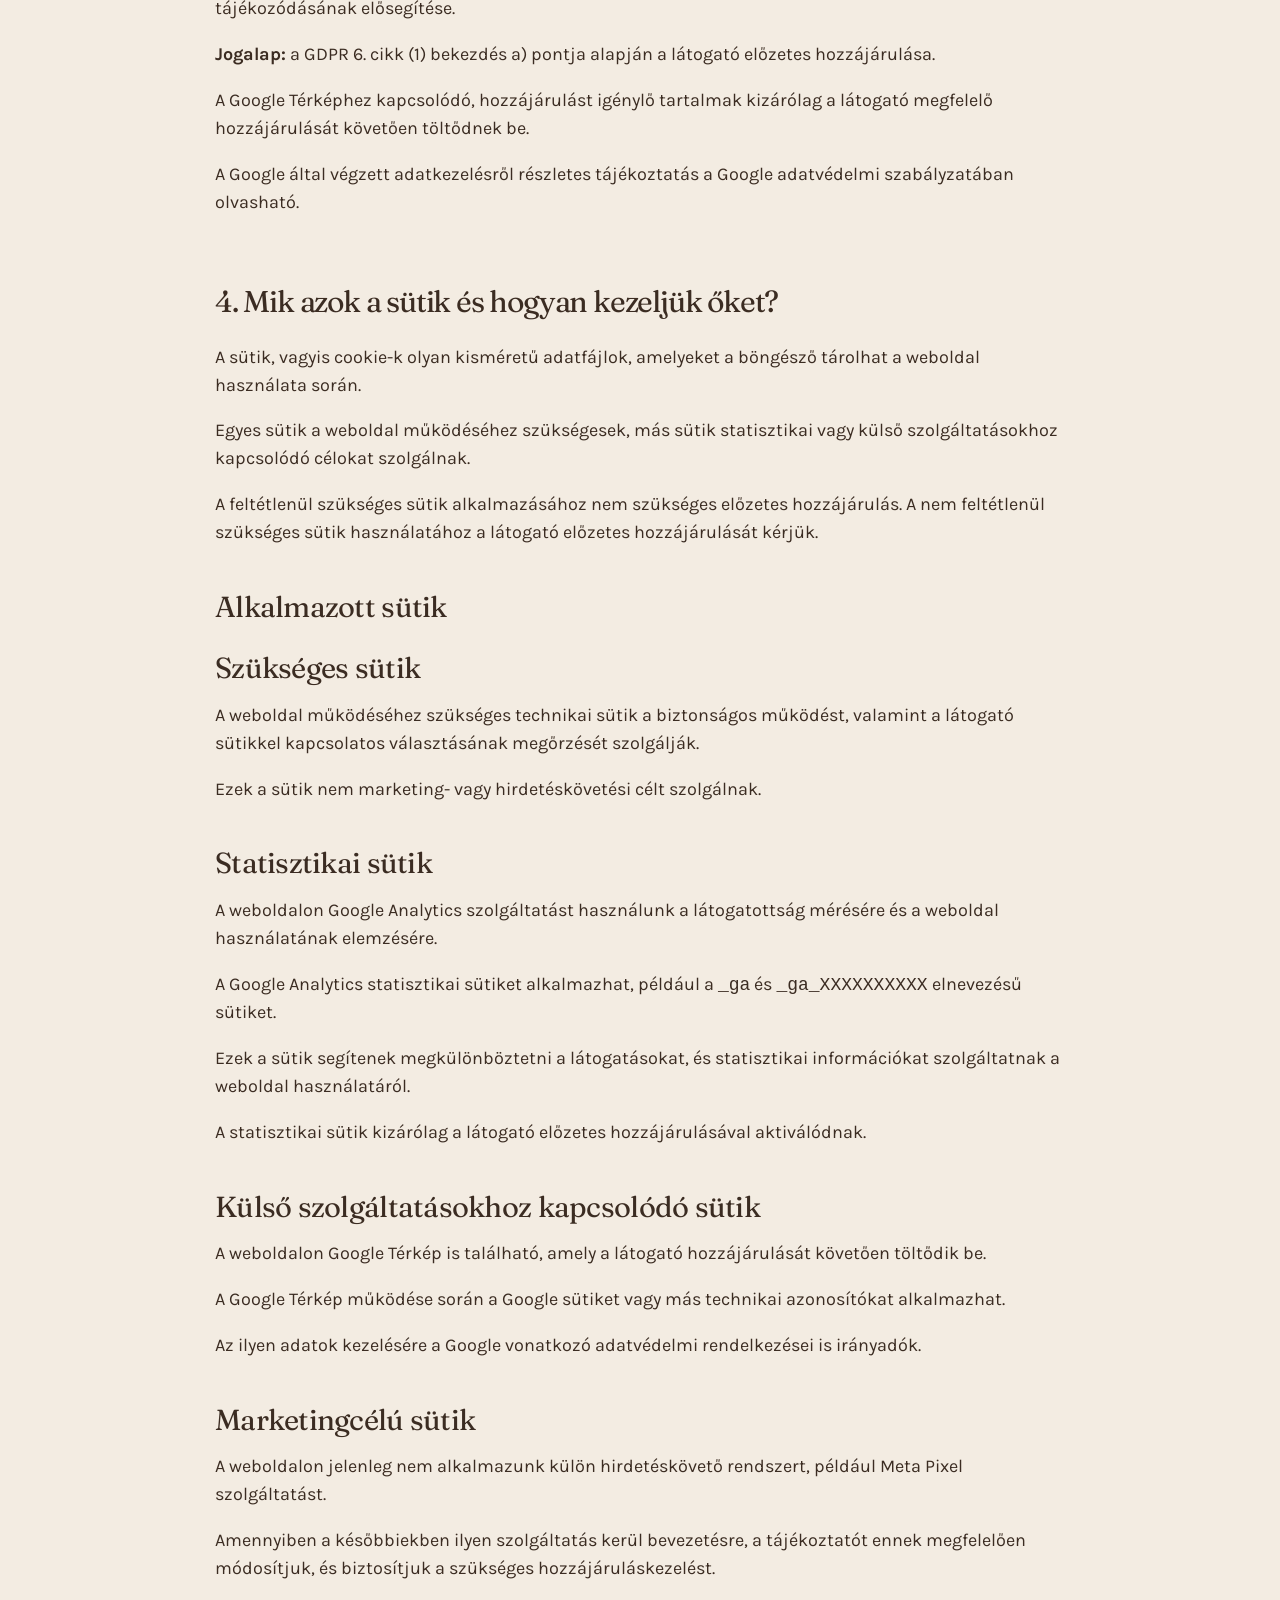
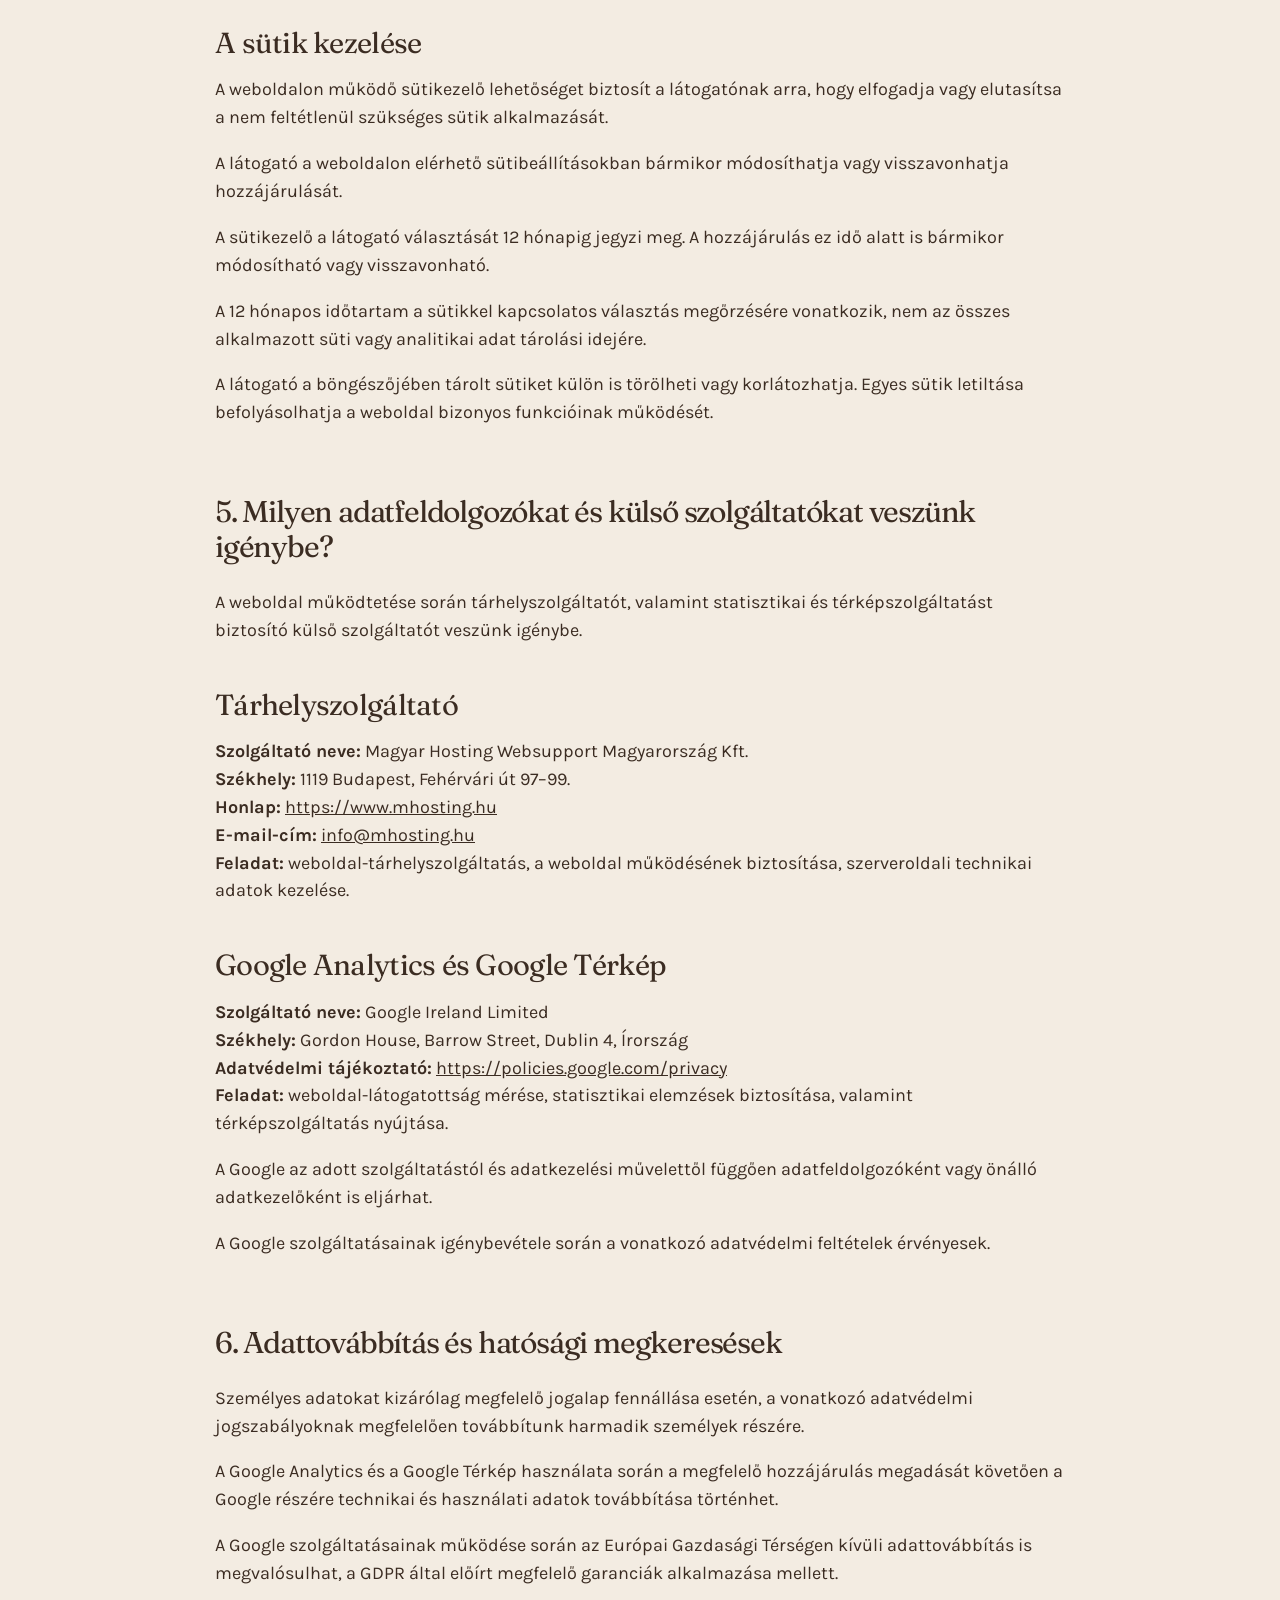
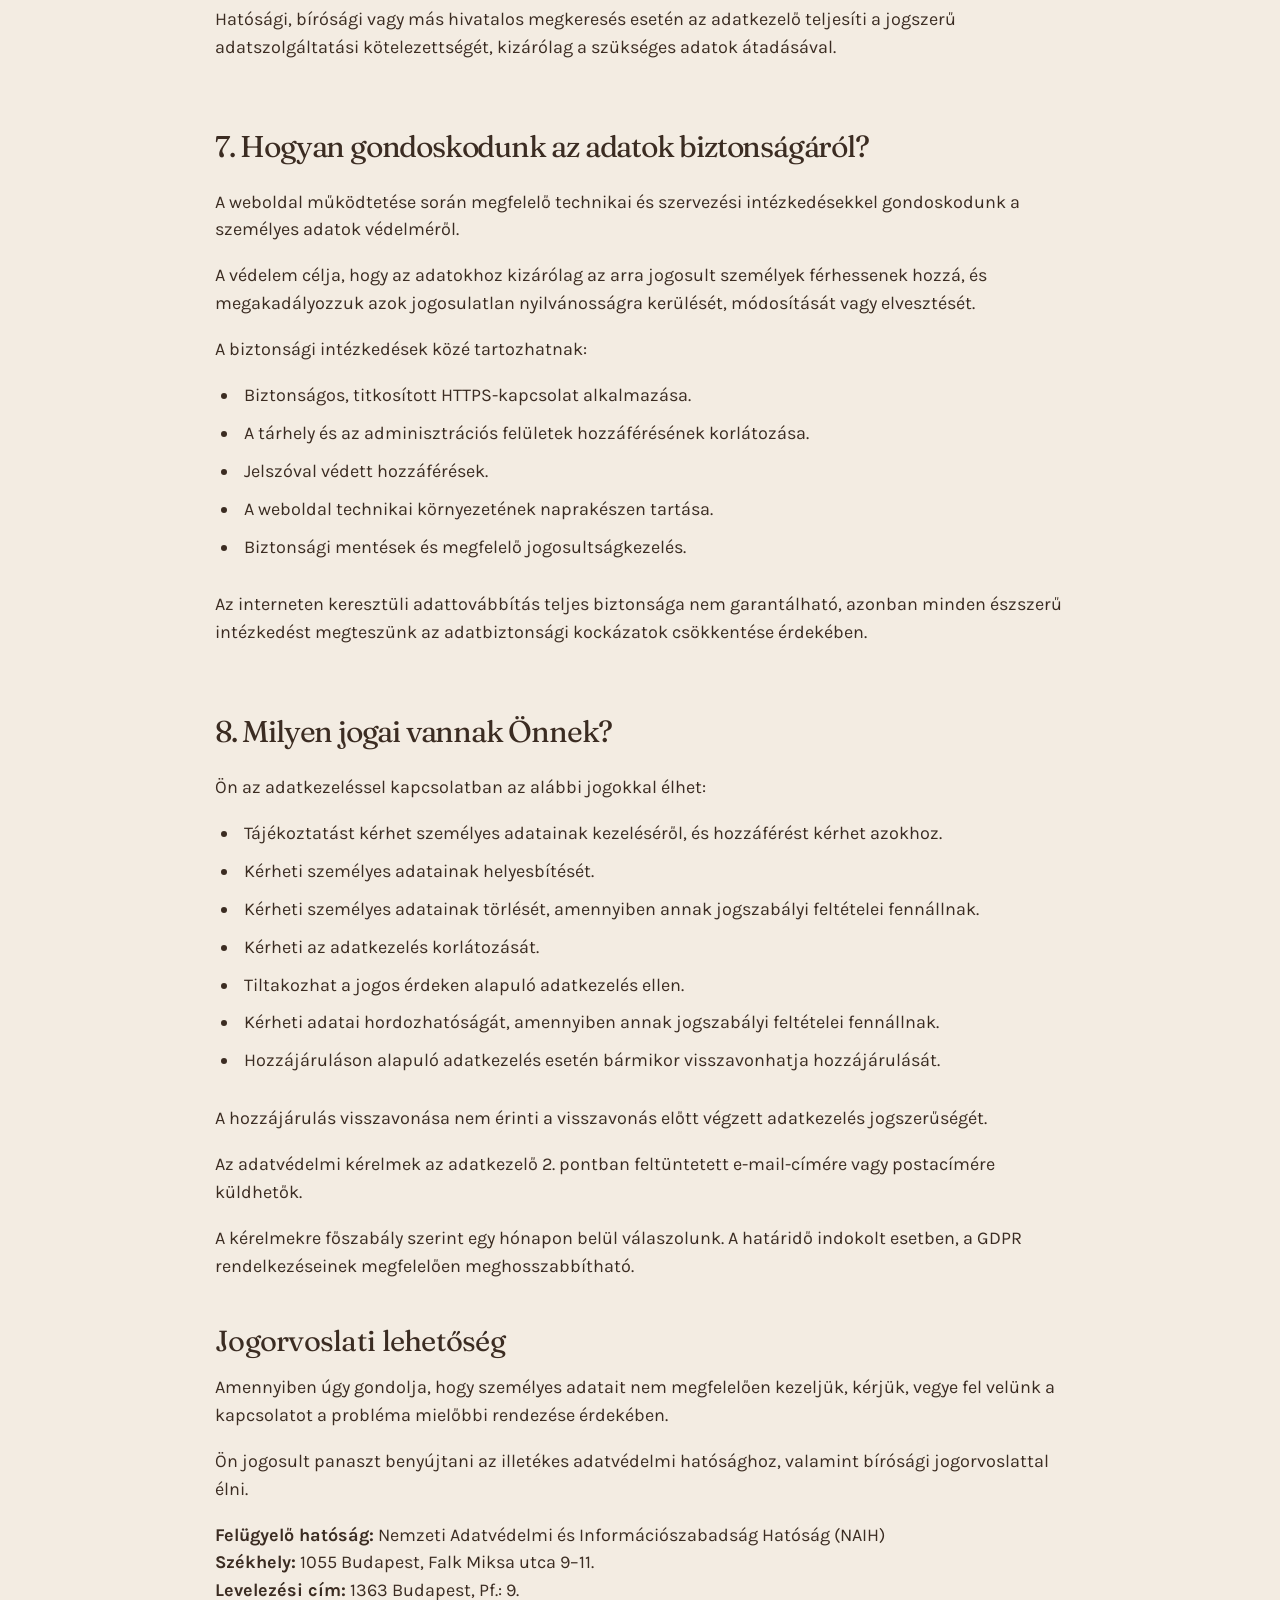
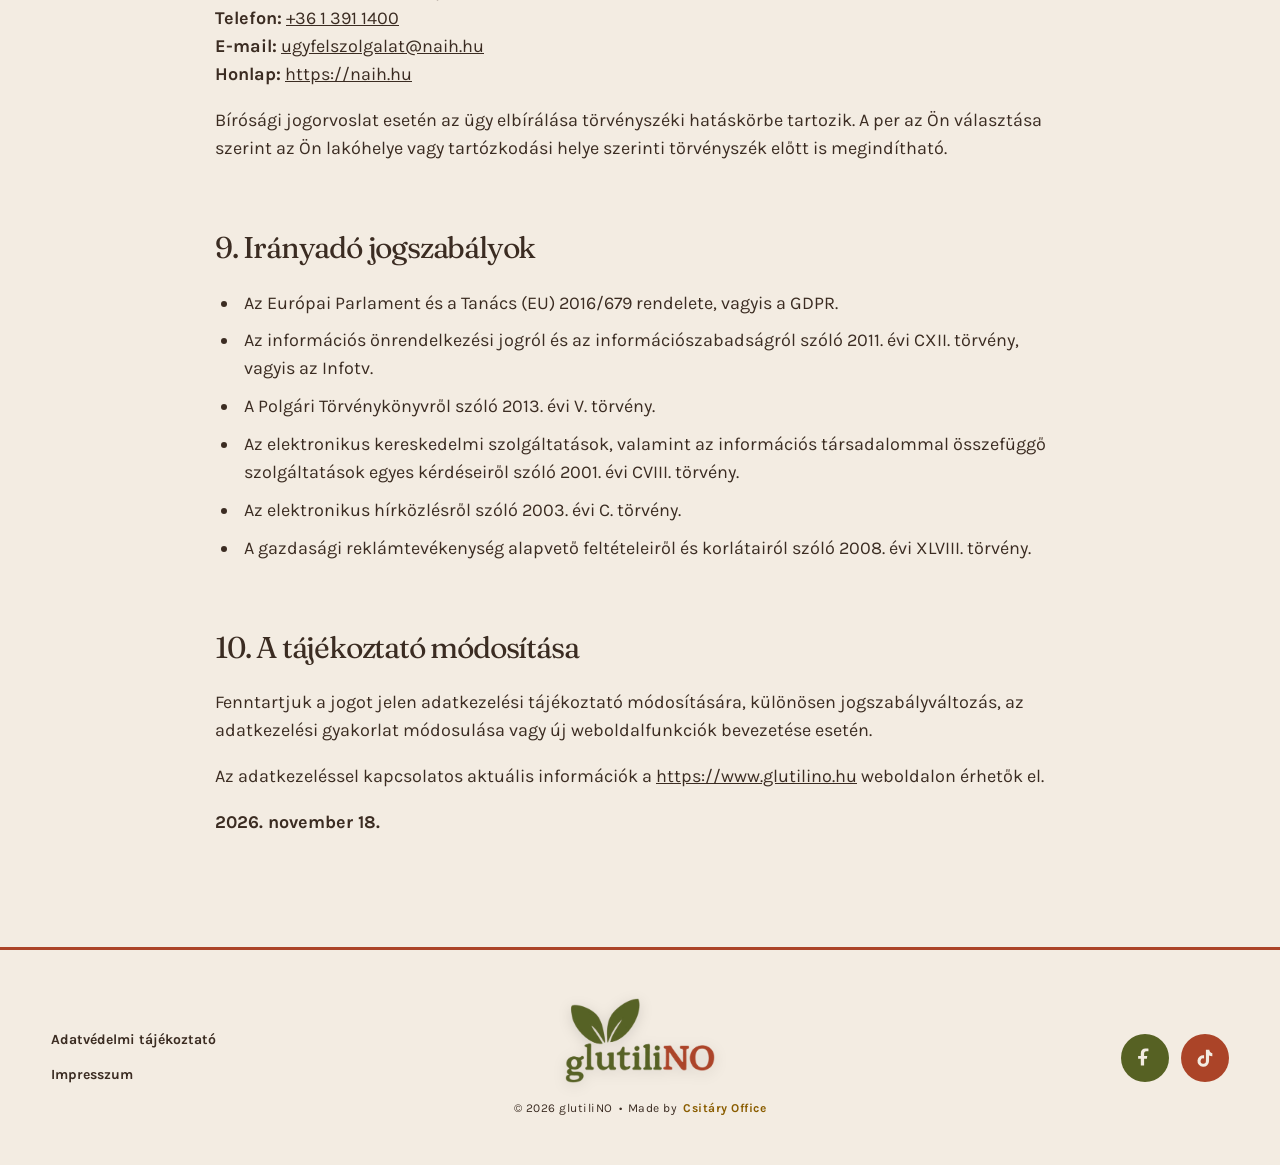
<file: adatvedelem.html>
<!doctype html>
<html lang="hu">
<head>
  <meta charset="utf-8">
  <meta name="viewport" content="width=device-width, initial-scale=1">
  <meta http-equiv="Content-Security-Policy" content="default-src 'self'; script-src 'self' https://www.googletagmanager.com; style-src 'self'; img-src 'self' data: https://www.google-analytics.com; font-src 'self'; media-src 'self'; connect-src 'self' https://www.google-analytics.com https://region1.google-analytics.com; frame-src https://www.google.com; object-src 'none'; base-uri 'self'; form-action 'none'">
  <title>Adatkezelési tájékoztató | glutiliNO</title>
  <meta name="description" content="A glutiliNO weboldal adatkezelési és sütihasználati tájékoztatója.">
  <meta name="robots" content="index,follow">
  <meta name="theme-color" content="#F3ECE2">
  <meta name="google-analytics-id" content="">
  <link rel="canonical" href="https://www.glutilino.hu/adatvedelem">
<link rel="alternate" hreflang="hu" href="https://www.glutilino.hu/adatvedelem">
<link rel="alternate" hreflang="en" href="https://www.glutilino.hu/en/privacy">
<link rel="alternate" hreflang="x-default" href="https://www.glutilino.hu/adatvedelem">
  <meta property="og:type" content="website">
  <meta property="og:locale" content="hu_HU">
  <meta property="og:site_name" content="glutiliNO">
  <meta property="og:title" content="Adatkezelési tájékoztató | glutiliNO">
  <meta property="og:description" content="A glutiliNO weboldal adatkezelési és sütihasználati tájékoztatója.">
  <meta property="og:url" content="https://www.glutilino.hu/adatvedelem">
  <meta property="og:image" content="https://www.glutilino.hu/assets/social.jpg">
  <meta property="og:image:width" content="1200">
  <meta property="og:image:height" content="630">
  <meta property="og:image:alt" content="glutiliNO gluténmentes pizza">
  <meta name="twitter:card" content="summary_large_image">
  <link rel="icon" href="assets/favicon.png" type="image/png">
  <link rel="preload" href="assets/fonts/font-0.woff2" as="font" type="font/woff2" crossorigin>
  <link rel="preload" href="assets/fonts/font-2.woff2" as="font" type="font/woff2" crossorigin>
  <link rel="preload" href="assets/fonts/callonsky-demo.otf" as="font" type="font/otf" crossorigin>
  <link rel="preload" href="assets/fonts/callonsky-hu.otf" as="font" type="font/otf" crossorigin>
  <link rel="stylesheet" href="assets/style.css?v=111">
  <link rel="stylesheet" href="assets/legal-pages.css?v=1">
  <link rel="stylesheet" href="assets/cookie-consent.css?v=3">
  <script src="assets/consent-default.js?v=2"></script>
  <script type="application/ld+json">{"@context":"https://schema.org","@type":"WebPage","name":"Adatkezelési tájékoztató","url":"https://www.glutilino.hu/adatvedelem"}</script>
  <script src="assets/app.js?v=102" defer></script>
  <script src="assets/cookie-consent.js?v=3" defer></script>
</head>
<body>
  <a class="skip" href="#tartalom">Ugrás a tartalomra</a>
  <header class="site-header">
    <a class="brand" href="/" aria-label="glutiliNO – főoldal"><img src="assets/logo.webp" width="180" height="102" alt="glutiliNO"></a>
    <button class="menu-toggle" aria-controls="navigation" aria-expanded="false" aria-label="Menü megnyitása" hidden><span class="hamburger" aria-hidden="true"><span></span><span></span><span></span></span></button>
    <nav id="navigation" aria-label="Fő navigáció" hidden>
      <a href="/etlap">Étlap</a><a href="/#szakertelmunk">A pizzánk titka</a><a href="/#rolunk">Történetünk</a><a href="/#kapcsolat">Asztalfoglalás</a><a href="/#kapcsolat">Kapcsolat</a><a class="nav-order" href="tel:+36300743932">Rendelek</a>
    </nav>
    <a class="header-cta" href="tel:+36300743932">Rendelek</a>
  
<a class="language-switch" href="/en/privacy" lang="en" hreflang="en" aria-label="English version" title="English version"><svg viewBox="0 0 76 50" aria-hidden="true"><defs><clipPath id="flag-en"><path d="M8 6.5 H68 Q71 6.5 71 9.5 V40.5 Q71 43.5 68 43.5 H8 Q5 43.5 5 40.5 V9.5 Q5 6.5 8 6.5 Z"/></clipPath></defs><g clip-path="url(#flag-en)"><path fill="#304f79" d="M0 0h76v50H0z"/><path stroke="#f4eee4" stroke-width="13" d="M-5 0 81 50M81 0-5 50"/><path stroke="#a84331" stroke-width="5.5" d="M-5 0 81 50M81 0-5 50"/><path stroke="#f4eee4" stroke-width="18" d="M38 0v50M0 25h76"/><path stroke="#a84331" stroke-width="9" d="M38 0v50M0 25h76"/></g><path class="language-switch-ring" d="M8 6.5 H68 Q71 6.5 71 9.5 V40.5 Q71 43.5 68 43.5 H8 Q5 43.5 5 40.5 V9.5 Q5 6.5 8 6.5 Z"/></svg></a>
</header>
  <main id="tartalom">
    <article class="legal wrap">
      <h1>Adatkezelési<br><em>tájékoztató</em></h1>
      <p>Jelen tájékoztató célja, hogy bemutassa, a glutiliNO Kézműves Gluténmentes Pizzéria és Pékséget üzemeltető Plan Liberte Tanácsadó és Szolgáltató Korlátolt Felelősségű Társaság hogyan kezeli a glutilino.hu weboldal látogatóinak személyes adatait.</p>
      <p>A weboldal elsősorban tájékoztatási célt szolgál. Nem tartalmaz kapcsolatfelvételi űrlapot, regisztrációs felületet, hírlevélfeliratkozást, online rendelési vagy asztalfoglalási rendszert. A látogatóknak a weboldal használatához nem szükséges személyes adatokat megadniuk.</p>
      <p>A weboldal működtetése során ugyanakkor bizonyos technikai adatok automatikus kezelése történik, valamint a látogató hozzájárulásától függően statisztikai és külső szolgáltatásokhoz kapcsolódó adatok kezelése is megvalósulhat.</p>

      <h2>1. Milyen alapelveket követünk az adatkezelés során?</h2>
      <p>Adatkezelésünk során az alábbi alapelveket követjük:</p>
      <ul>
        <li>A személyes adatokat jogszerűen, tisztességesen és az Ön számára átláthatóan kezeljük.</li>
        <li>A személyes adatokat kizárólag meghatározott, egyértelmű és jogszerű célból gyűjtjük.</li>
        <li>Az általunk kezelt személyes adatok az adatkezelés céljai szempontjából megfelelőek és relevánsak, valamint a szükséges mértékre korlátozódnak.</li>
        <li>Minden észszerű intézkedést megteszünk annak érdekében, hogy az általunk kezelt adatok pontosak és szükség esetén naprakészek legyenek.</li>
        <li>A személyes adatokat kizárólag az adatkezelési célok eléréséhez szükséges ideig tároljuk.</li>
        <li>Megfelelő technikai és szervezési intézkedésekkel gondoskodunk a személyes adatok biztonságáról.</li>
        <li>A személyes adatokat a GDPR rendelkezéseinek megfelelő jogalapon, az adott adatkezelési célhoz szükséges mértékben kezeljük.</li>
      </ul>

      <h2>2. Ki az adatkezelő?</h2>
      <p>Az adatkezelő az alábbi gazdasági társaság:</p>
      <p><strong>Név:</strong> Plan Liberte Tanácsadó és Szolgáltató Korlátolt Felelősségű Társaság<br>
      <strong>Székhely:</strong> 1138 Budapest, Párkány utca 23. 3. em. 8. ajtó<br>
      <strong>Telephely:</strong> 1138 Budapest, Párkány utca 8.<br>
      <strong>Weboldal:</strong> <a href="https://www.glutilino.hu">https://www.glutilino.hu</a><br>
      <strong>E-mail-cím:</strong> <a href="mailto:info@planliberte.info">info@planliberte.info</a><br>
      <strong>Adószám:</strong> 24076917-2-41<br>
      <strong>Cégjegyzékszám:</strong> Cg. 01 09 332424<br>
      <strong>Nyilvántartó cégbíróság:</strong> Fővárosi Törvényszék Cégbírósága<br>
      <strong>Telefonszám:</strong> <a href="tel:+36300743932">+36 30 074 3932</a></p>

      <h3>Tárhelyszolgáltató</h3>
      <p><strong>Tárhelyszolgáltató neve:</strong> Magyar Hosting Websupport Magyarország Kft.<br>
      <strong>Tárhelyszolgáltató székhelye:</strong> 1119 Budapest, Fehérvári út 97–99.<br>
      <strong>Tárhelyszolgáltató honlapja:</strong> <a href="https://www.mhosting.hu" target="_blank" rel="noopener noreferrer">https://www.mhosting.hu</a><br>
      <strong>Tárhelyszolgáltató e-mail-címe:</strong> <a href="mailto:info@mhosting.hu">info@mhosting.hu</a></p>

      <h2>3. Milyen adatokat kezelünk és milyen célból?</h2>
      <p>A weboldalon nincs olyan kapcsolatfelvételi vagy regisztrációs funkció, amelyen keresztül a látogatók közvetlenül személyes adatokat küldhetnének be.</p>
      <p>A weboldal használata során azonban technikai adatok, valamint a látogató hozzájárulásával statisztikai és külső szolgáltatásokhoz kapcsolódó adatok kezelése történhet.</p>

      <h3>3.1. A weboldal működtetése során kezelt technikai adatok</h3>
      <p>A weboldal megnyitásakor a webszerver automatikusan naplózhat bizonyos technikai információkat.</p>
      <p><strong>Kezelt adatok:</strong> IP-cím, látogatás időpontja, böngésző típusa, eszközre és operációs rendszerre vonatkozó technikai információk, meglátogatott oldalak, szerverválaszok és hibaüzenetek.</p>
      <p><strong>Adatkezelés célja:</strong> a weboldal megfelelő működésének biztosítása, technikai hibák felismerése, a rendszer biztonságának fenntartása és a jogosulatlan hozzáférések megelőzése.</p>
      <p><strong>Jogalap:</strong> a GDPR 6. cikk (1) bekezdés f) pontja alapján az adatkezelő jogos érdeke a weboldal biztonságos és megbízható működtetéséhez.</p>
      <p><strong>Megőrzési idő:</strong> a technikai naplóadatokat a weboldal biztonságos üzemeltetéséhez szükséges ideig kezeljük, a tárhelyszolgáltató alkalmazott naplómegőrzési beállításainak megfelelően.</p>

      <h3>3.2. Statisztikai adatkezelés</h3>
      <p>A weboldalon Google Analytics szolgáltatást használunk, amely segít megismerni a weboldal látogatottságát és használatát.</p>
      <p><strong>Kezelt adatok:</strong> a látogatásokra, megtekintett oldalakra, böngészőkre, eszközökre és a weboldalon végzett tevékenységekre vonatkozó technikai és statisztikai adatok, valamint online azonosítók.</p>
      <p><strong>Adatkezelés célja:</strong> a weboldal látogatottságának mérése, a felhasználói szokások elemzése és a weboldal fejlesztése.</p>
      <p><strong>Jogalap:</strong> a GDPR 6. cikk (1) bekezdés a) pontja alapján a látogató előzetes hozzájárulása.</p>
      <p><strong>Megőrzési idő:</strong> az analitikai adatok megőrzésére a Google Analytics szolgáltatásban meghatározott adatmegőrzési beállítások vonatkoznak. A látogató hozzájárulását bármikor visszavonhatja.</p>
      <p>A Google Analytics kizárólag a látogató megfelelő hozzájárulását követően aktiválódik.</p>

      <h3>3.3. Google Térkép használata</h3>
      <p>A weboldal Google Térkép szolgáltatást használ az étterem elhelyezkedésének bemutatására és a tájékozódás megkönnyítésére.</p>
      <p>A térkép megjelenítése során a Google technikai adatokat, például IP-címet, böngészőinformációkat és a térképpel kapcsolatos használati adatokat kezelhet.</p>
      <p><strong>Adatkezelés célja:</strong> az étterem földrajzi elhelyezkedésének megjelenítése és a látogatók tájékozódásának elősegítése.</p>
      <p><strong>Jogalap:</strong> a GDPR 6. cikk (1) bekezdés a) pontja alapján a látogató előzetes hozzájárulása.</p>
      <p>A Google Térképhez kapcsolódó, hozzájárulást igénylő tartalmak kizárólag a látogató megfelelő hozzájárulását követően töltődnek be.</p>
      <p>A Google által végzett adatkezelésről részletes tájékoztatás a Google adatvédelmi szabályzatában olvasható.</p>

      <h2 id="sutik">4. Mik azok a sütik és hogyan kezeljük őket?</h2>
      <p>A sütik, vagyis cookie-k olyan kisméretű adatfájlok, amelyeket a böngésző tárolhat a weboldal használata során.</p>
      <p>Egyes sütik a weboldal működéséhez szükségesek, más sütik statisztikai vagy külső szolgáltatásokhoz kapcsolódó célokat szolgálnak.</p>
      <p>A feltétlenül szükséges sütik alkalmazásához nem szükséges előzetes hozzájárulás. A nem feltétlenül szükséges sütik használatához a látogató előzetes hozzájárulását kérjük.</p>

      <h3>Alkalmazott sütik</h3>
      <h3>Szükséges sütik</h3>
      <p>A weboldal működéséhez szükséges technikai sütik a biztonságos működést, valamint a látogató sütikkel kapcsolatos választásának megőrzését szolgálják.</p>
      <p>Ezek a sütik nem marketing- vagy hirdetéskövetési célt szolgálnak.</p>

      <h3>Statisztikai sütik</h3>
      <p>A weboldalon Google Analytics szolgáltatást használunk a látogatottság mérésére és a weboldal használatának elemzésére.</p>
      <p>A Google Analytics statisztikai sütiket alkalmazhat, például a <code>_ga</code> és <code>_ga_XXXXXXXXXX</code> elnevezésű sütiket.</p>
      <p>Ezek a sütik segítenek megkülönböztetni a látogatásokat, és statisztikai információkat szolgáltatnak a weboldal használatáról.</p>
      <p>A statisztikai sütik kizárólag a látogató előzetes hozzájárulásával aktiválódnak.</p>

      <h3>Külső szolgáltatásokhoz kapcsolódó sütik</h3>
      <p>A weboldalon Google Térkép is található, amely a látogató hozzájárulását követően töltődik be.</p>
      <p>A Google Térkép működése során a Google sütiket vagy más technikai azonosítókat alkalmazhat.</p>
      <p>Az ilyen adatok kezelésére a Google vonatkozó adatvédelmi rendelkezései is irányadók.</p>

      <h3>Marketingcélú sütik</h3>
      <p>A weboldalon jelenleg nem alkalmazunk külön hirdetéskövető rendszert, például Meta Pixel szolgáltatást.</p>
      <p>Amennyiben a későbbiekben ilyen szolgáltatás kerül bevezetésre, a tájékoztatót ennek megfelelően módosítjuk, és biztosítjuk a szükséges hozzájáruláskezelést.</p>

      <h3>A sütik kezelése</h3>
      <p>A weboldalon működő sütikezelő lehetőséget biztosít a látogatónak arra, hogy elfogadja vagy elutasítsa a nem feltétlenül szükséges sütik alkalmazását.</p>
      <p>A látogató a weboldalon elérhető sütibeállításokban bármikor módosíthatja vagy visszavonhatja hozzájárulását.</p>
      <p>A sütikezelő a látogató választását 12 hónapig jegyzi meg. A hozzájárulás ez idő alatt is bármikor módosítható vagy visszavonható.</p>
      <p>A 12 hónapos időtartam a sütikkel kapcsolatos választás megőrzésére vonatkozik, nem az összes alkalmazott süti vagy analitikai adat tárolási idejére.</p>
      <p>A látogató a böngészőjében tárolt sütiket külön is törölheti vagy korlátozhatja. Egyes sütik letiltása befolyásolhatja a weboldal bizonyos funkcióinak működését.</p>

      <h2>5. Milyen adatfeldolgozókat és külső szolgáltatókat veszünk igénybe?</h2>
      <p>A weboldal működtetése során tárhelyszolgáltatót, valamint statisztikai és térképszolgáltatást biztosító külső szolgáltatót veszünk igénybe.</p>

      <h3>Tárhelyszolgáltató</h3>
      <p><strong>Szolgáltató neve:</strong> Magyar Hosting Websupport Magyarország Kft.<br>
      <strong>Székhely:</strong> 1119 Budapest, Fehérvári út 97–99.<br>
      <strong>Honlap:</strong> <a href="https://www.mhosting.hu" target="_blank" rel="noopener noreferrer">https://www.mhosting.hu</a><br>
      <strong>E-mail-cím:</strong> <a href="mailto:info@mhosting.hu">info@mhosting.hu</a><br>
      <strong>Feladat:</strong> weboldal-tárhelyszolgáltatás, a weboldal működésének biztosítása, szerveroldali technikai adatok kezelése.</p>

      <h3>Google Analytics és Google Térkép</h3>
      <p><strong>Szolgáltató neve:</strong> Google Ireland Limited<br>
      <strong>Székhely:</strong> Gordon House, Barrow Street, Dublin 4, Írország<br>
      <strong>Adatvédelmi tájékoztató:</strong> <a href="https://policies.google.com/privacy" target="_blank" rel="noopener noreferrer">https://policies.google.com/privacy</a><br>
      <strong>Feladat:</strong> weboldal-látogatottság mérése, statisztikai elemzések biztosítása, valamint térképszolgáltatás nyújtása.</p>
      <p>A Google az adott szolgáltatástól és adatkezelési művelettől függően adatfeldolgozóként vagy önálló adatkezelőként is eljárhat.</p>
      <p>A Google szolgáltatásainak igénybevétele során a vonatkozó adatvédelmi feltételek érvényesek.</p>

      <h2>6. Adattovábbítás és hatósági megkeresések</h2>
      <p>Személyes adatokat kizárólag megfelelő jogalap fennállása esetén, a vonatkozó adatvédelmi jogszabályoknak megfelelően továbbítunk harmadik személyek részére.</p>
      <p>A Google Analytics és a Google Térkép használata során a megfelelő hozzájárulás megadását követően a Google részére technikai és használati adatok továbbítása történhet.</p>
      <p>A Google szolgáltatásainak működése során az Európai Gazdasági Térségen kívüli adattovábbítás is megvalósulhat, a GDPR által előírt megfelelő garanciák alkalmazása mellett.</p>
      <p>Hatósági, bírósági vagy más hivatalos megkeresés esetén az adatkezelő teljesíti a jogszerű adatszolgáltatási kötelezettségét, kizárólag a szükséges adatok átadásával.</p>

      <h2>7. Hogyan gondoskodunk az adatok biztonságáról?</h2>
      <p>A weboldal működtetése során megfelelő technikai és szervezési intézkedésekkel gondoskodunk a személyes adatok védelméről.</p>
      <p>A védelem célja, hogy az adatokhoz kizárólag az arra jogosult személyek férhessenek hozzá, és megakadályozzuk azok jogosulatlan nyilvánosságra kerülését, módosítását vagy elvesztését.</p>
      <p>A biztonsági intézkedések közé tartozhatnak:</p>
      <ul>
        <li>Biztonságos, titkosított HTTPS-kapcsolat alkalmazása.</li>
        <li>A tárhely és az adminisztrációs felületek hozzáférésének korlátozása.</li>
        <li>Jelszóval védett hozzáférések.</li>
        <li>A weboldal technikai környezetének naprakészen tartása.</li>
        <li>Biztonsági mentések és megfelelő jogosultságkezelés.</li>
      </ul>
      <p>Az interneten keresztüli adattovábbítás teljes biztonsága nem garantálható, azonban minden észszerű intézkedést megteszünk az adatbiztonsági kockázatok csökkentése érdekében.</p>

      <h2>8. Milyen jogai vannak Önnek?</h2>
      <p>Ön az adatkezeléssel kapcsolatban az alábbi jogokkal élhet:</p>
      <ul>
        <li>Tájékoztatást kérhet személyes adatainak kezeléséről, és hozzáférést kérhet azokhoz.</li>
        <li>Kérheti személyes adatainak helyesbítését.</li>
        <li>Kérheti személyes adatainak törlését, amennyiben annak jogszabályi feltételei fennállnak.</li>
        <li>Kérheti az adatkezelés korlátozását.</li>
        <li>Tiltakozhat a jogos érdeken alapuló adatkezelés ellen.</li>
        <li>Kérheti adatai hordozhatóságát, amennyiben annak jogszabályi feltételei fennállnak.</li>
        <li>Hozzájáruláson alapuló adatkezelés esetén bármikor visszavonhatja hozzájárulását.</li>
      </ul>
      <p>A hozzájárulás visszavonása nem érinti a visszavonás előtt végzett adatkezelés jogszerűségét.</p>
      <p>Az adatvédelmi kérelmek az adatkezelő 2. pontban feltüntetett e-mail-címére vagy postacímére küldhetők.</p>
      <p>A kérelmekre főszabály szerint egy hónapon belül válaszolunk. A határidő indokolt esetben, a GDPR rendelkezéseinek megfelelően meghosszabbítható.</p>

      <h3>Jogorvoslati lehetőség</h3>
      <p>Amennyiben úgy gondolja, hogy személyes adatait nem megfelelően kezeljük, kérjük, vegye fel velünk a kapcsolatot a probléma mielőbbi rendezése érdekében.</p>
      <p>Ön jogosult panaszt benyújtani az illetékes adatvédelmi hatósághoz, valamint bírósági jogorvoslattal élni.</p>
      <p><strong>Felügyelő hatóság:</strong> Nemzeti Adatvédelmi és Információszabadság Hatóság (NAIH)<br>
      <strong>Székhely:</strong> 1055 Budapest, Falk Miksa utca 9–11.<br>
      <strong>Levelezési cím:</strong> 1363 Budapest, Pf.: 9.<br>
      <strong>Telefon:</strong> <a href="tel:+3613911400">+36 1 391 1400</a><br>
      <strong>E-mail:</strong> <a href="mailto:ugyfelszolgalat@naih.hu">ugyfelszolgalat@naih.hu</a><br>
      <strong>Honlap:</strong> <a href="https://naih.hu" target="_blank" rel="noopener noreferrer">https://naih.hu</a></p>
      <p>Bírósági jogorvoslat esetén az ügy elbírálása törvényszéki hatáskörbe tartozik. A per az Ön választása szerint az Ön lakóhelye vagy tartózkodási helye szerinti törvényszék előtt is megindítható.</p>

      <h2>9. Irányadó jogszabályok</h2>
      <ul>
        <li>Az Európai Parlament és a Tanács (EU) 2016/679 rendelete, vagyis a GDPR.</li>
        <li>Az információs önrendelkezési jogról és az információszabadságról szóló 2011. évi CXII. törvény, vagyis az Infotv.</li>
        <li>A Polgári Törvénykönyvről szóló 2013. évi V. törvény.</li>
        <li>Az elektronikus kereskedelmi szolgáltatások, valamint az információs társadalommal összefüggő szolgáltatások egyes kérdéseiről szóló 2001. évi CVIII. törvény.</li>
        <li>Az elektronikus hírközlésről szóló 2003. évi C. törvény.</li>
        <li>A gazdasági reklámtevékenység alapvető feltételeiről és korlátairól szóló 2008. évi XLVIII. törvény.</li>
      </ul>

      <h2>10. A tájékoztató módosítása</h2>
      <p>Fenntartjuk a jogot jelen adatkezelési tájékoztató módosítására, különösen jogszabályváltozás, az adatkezelési gyakorlat módosulása vagy új weboldalfunkciók bevezetése esetén.</p>
      <p>Az adatkezeléssel kapcsolatos aktuális információk a <a href="https://www.glutilino.hu">https://www.glutilino.hu</a> weboldalon érhetők el.</p>
      <p><strong>2026. november 18.</strong></p>
    </article>
  </main>
  <footer class="footer">
    <div class="footer-layout">
      <nav class="footer-links" aria-label="Jogi információk"><a href="/adatvedelem">Adatvédelmi tájékoztató</a><a href="/impresszum">Impresszum</a></nav>
      <div class="footer-center"><a href="/" aria-label="glutiliNO – főoldal"><img class="footer-logo" src="assets/logo.webp" width="175" height="99" alt="glutiliNO" loading="lazy"></a><div class="footer-credit"><span>© 2026 glutiliNO</span><span aria-hidden="true">•</span><span>Made by</span><a class="made-by" href="https://csitaryoffice.hu/" target="_blank" rel="noopener noreferrer">Csitáry Office</a></div></div>
      <div class="social-links" aria-label="glutiliNO a közösségi médiában"><a href="https://www.facebook.com/people/Glutilino/61583295550470/" target="_blank" rel="noopener noreferrer" aria-label="glutiliNO a Facebookon"><svg viewBox="0 0 24 24" aria-hidden="true"><path d="M14 8h3V4.4c-.5-.1-2.2-.2-4.2-.2-4.1 0-6.9 2.5-6.9 7.1V15H2v4h3.9v10h4.8V19h4l.6-4h-4.6v-3.3C10.7 10.5 11 8 14 8Z" transform="scale(.75) translate(4 -2)"/></svg></a><a href="https://www.tiktok.com/@glutilino" target="_blank" rel="noopener noreferrer" aria-label="glutiliNO a TikTokon"><svg viewBox="0 0 24 24" aria-hidden="true"><path d="M16.7 3c.2 1.8 1.2 3.2 3.3 3.7v3.4c-1.3 0-2.5-.3-3.6-.9v6.1A6.3 6.3 0 1 1 11 9.1v3.5a2.9 2.9 0 1 0 2 2.7V3h3.7Z"/></svg></a></div>
    </div>
  </footer>
</body>
</html>
</file>
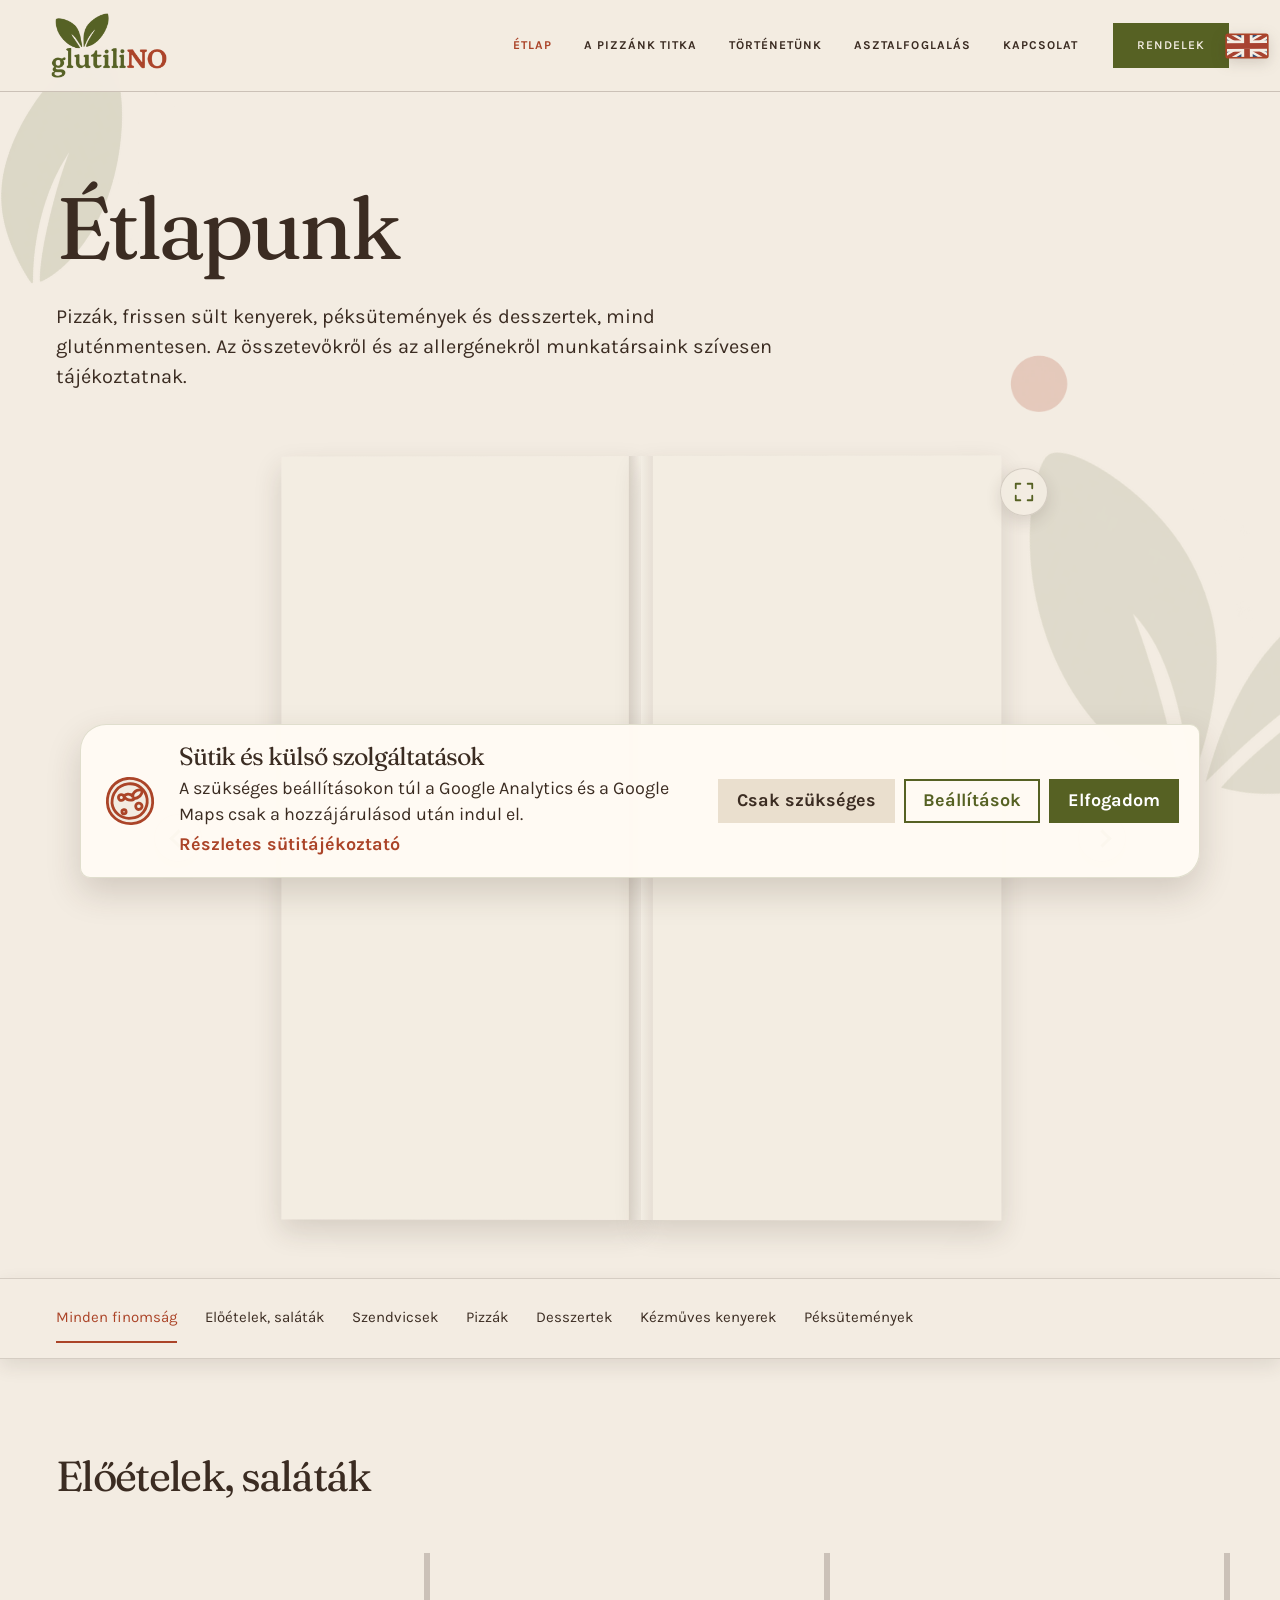
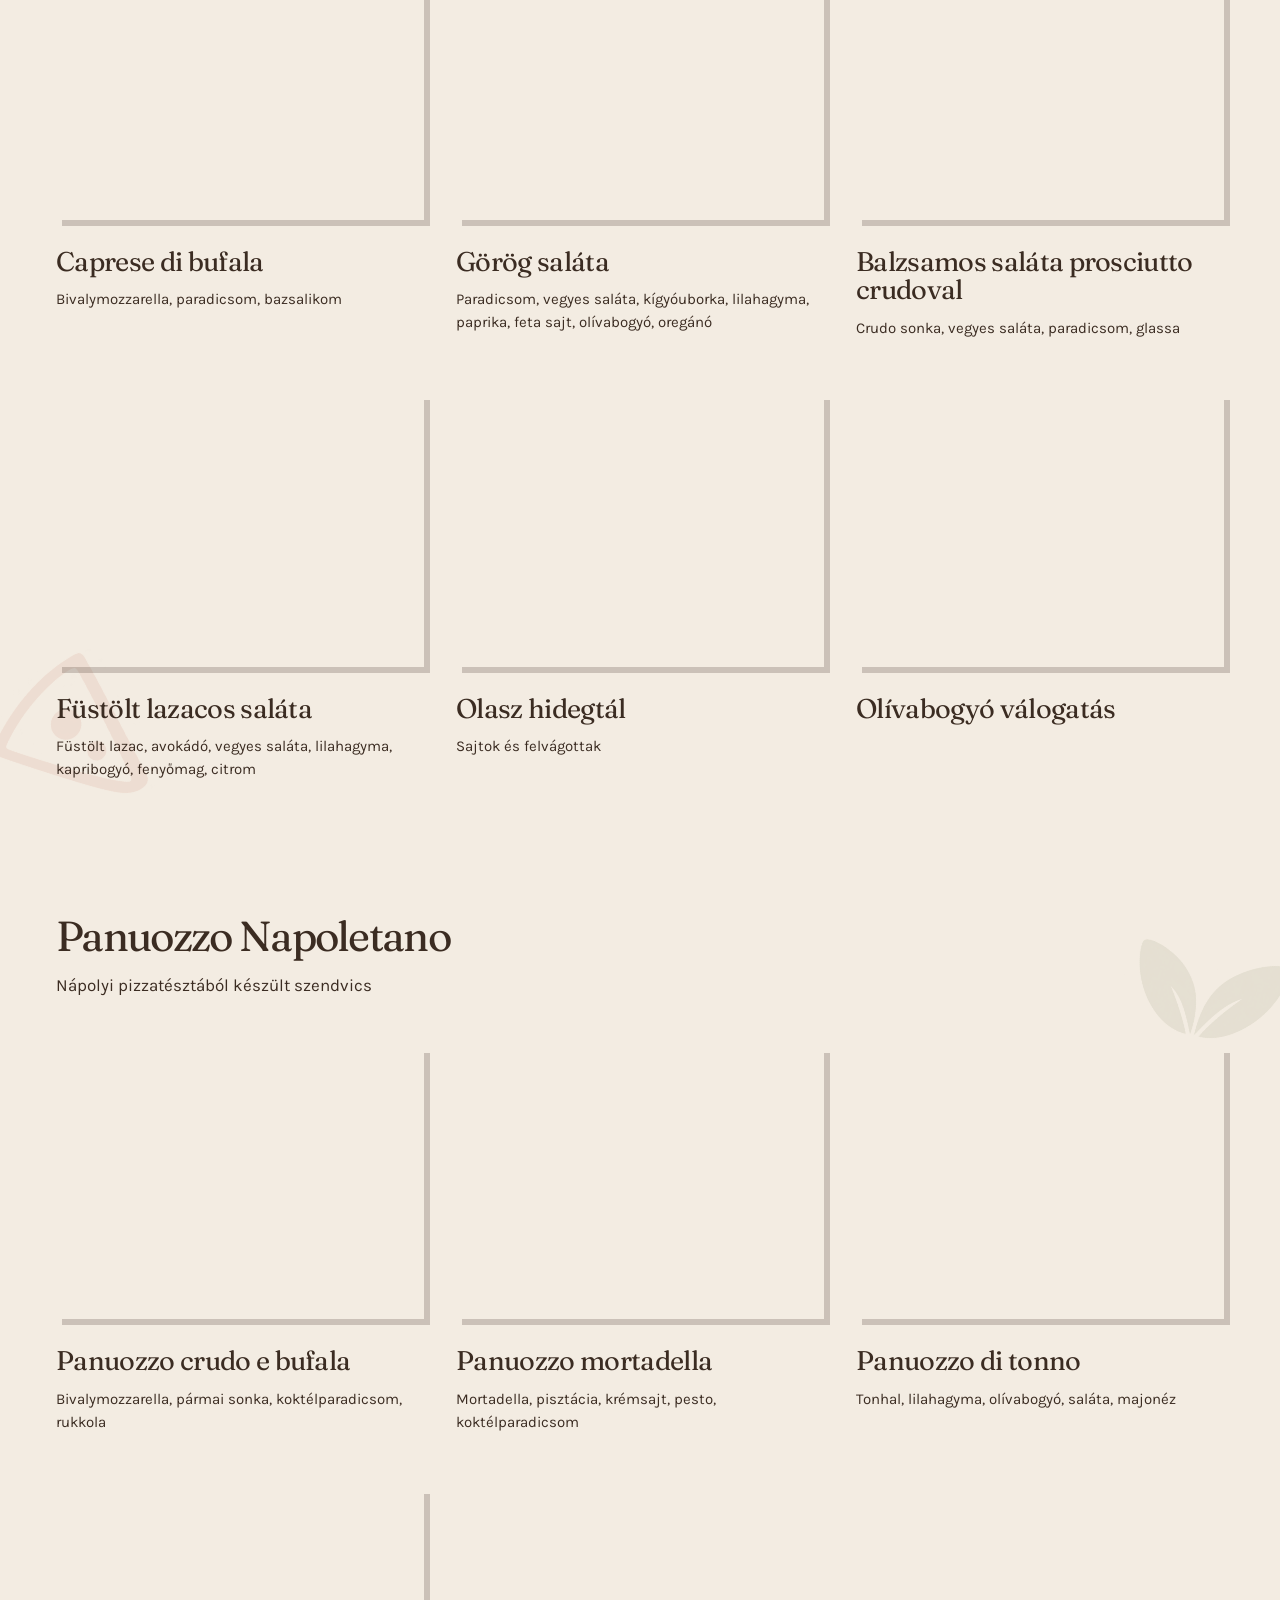
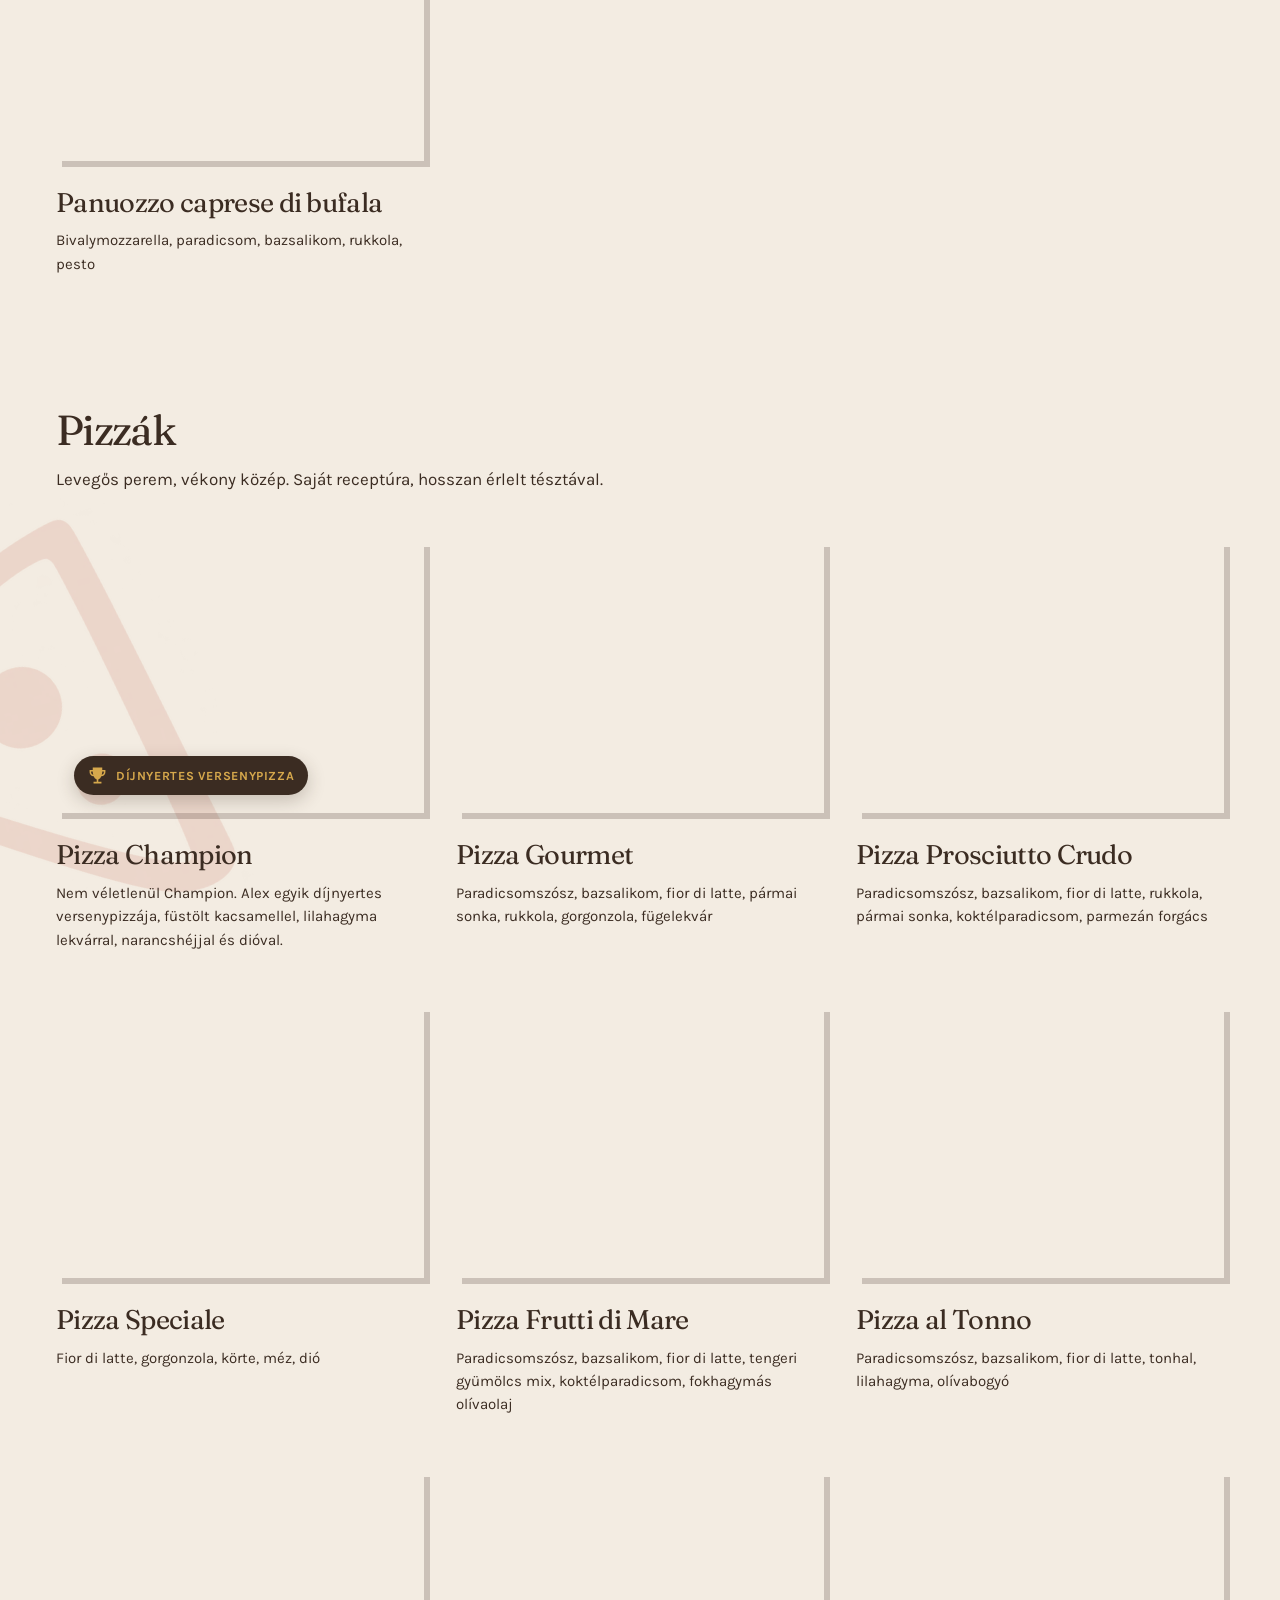
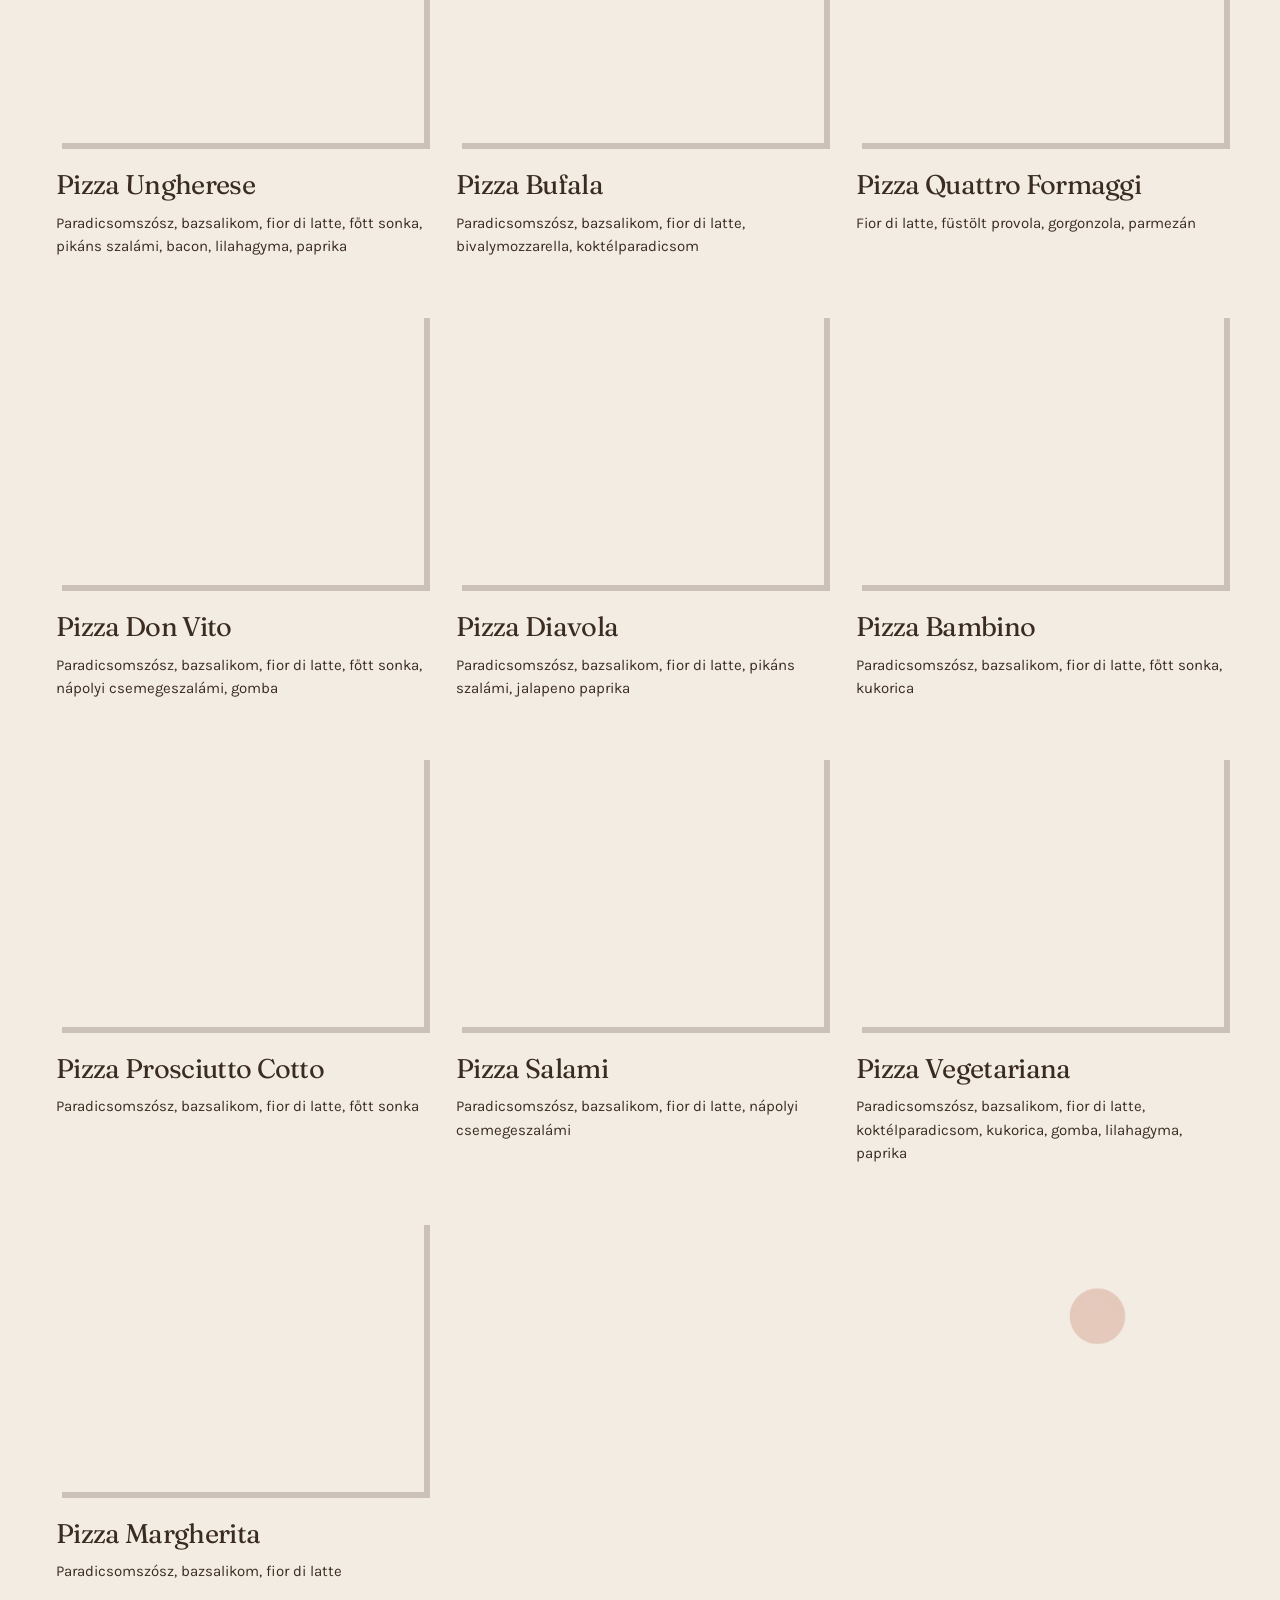
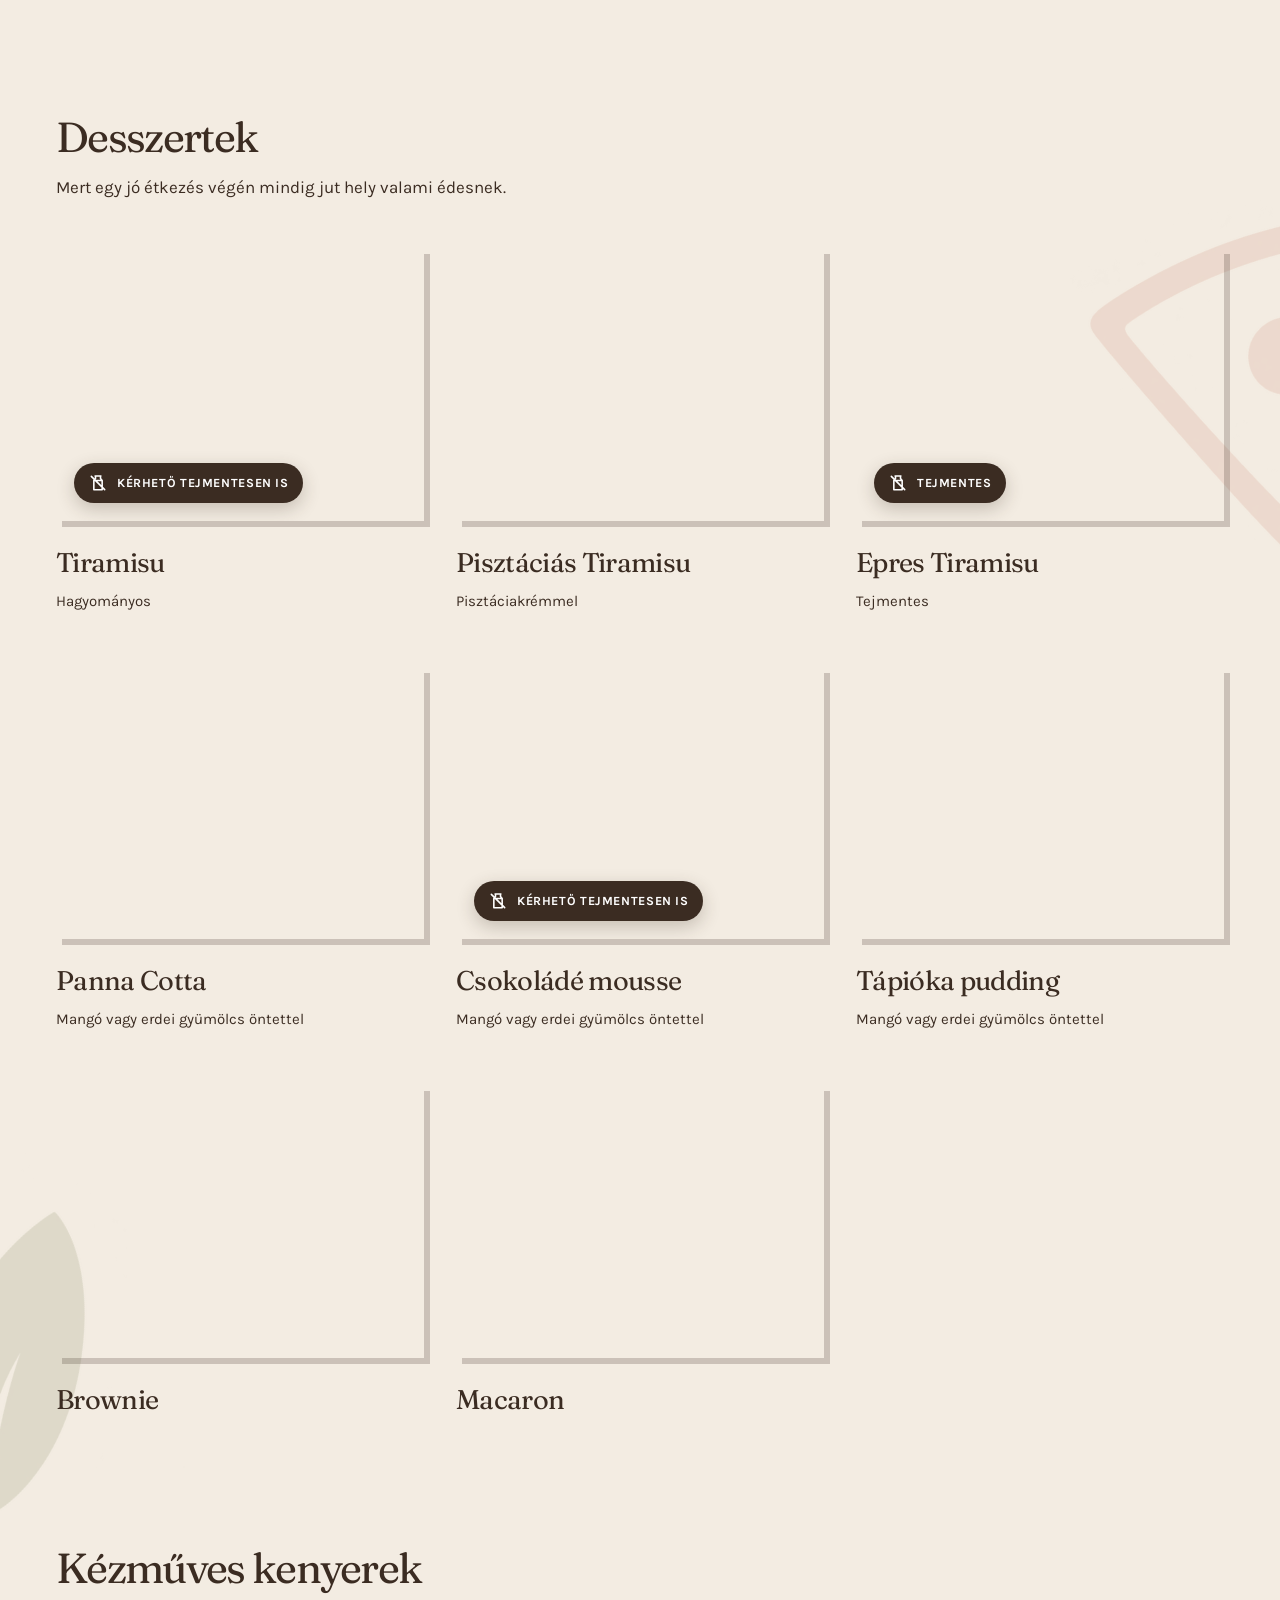
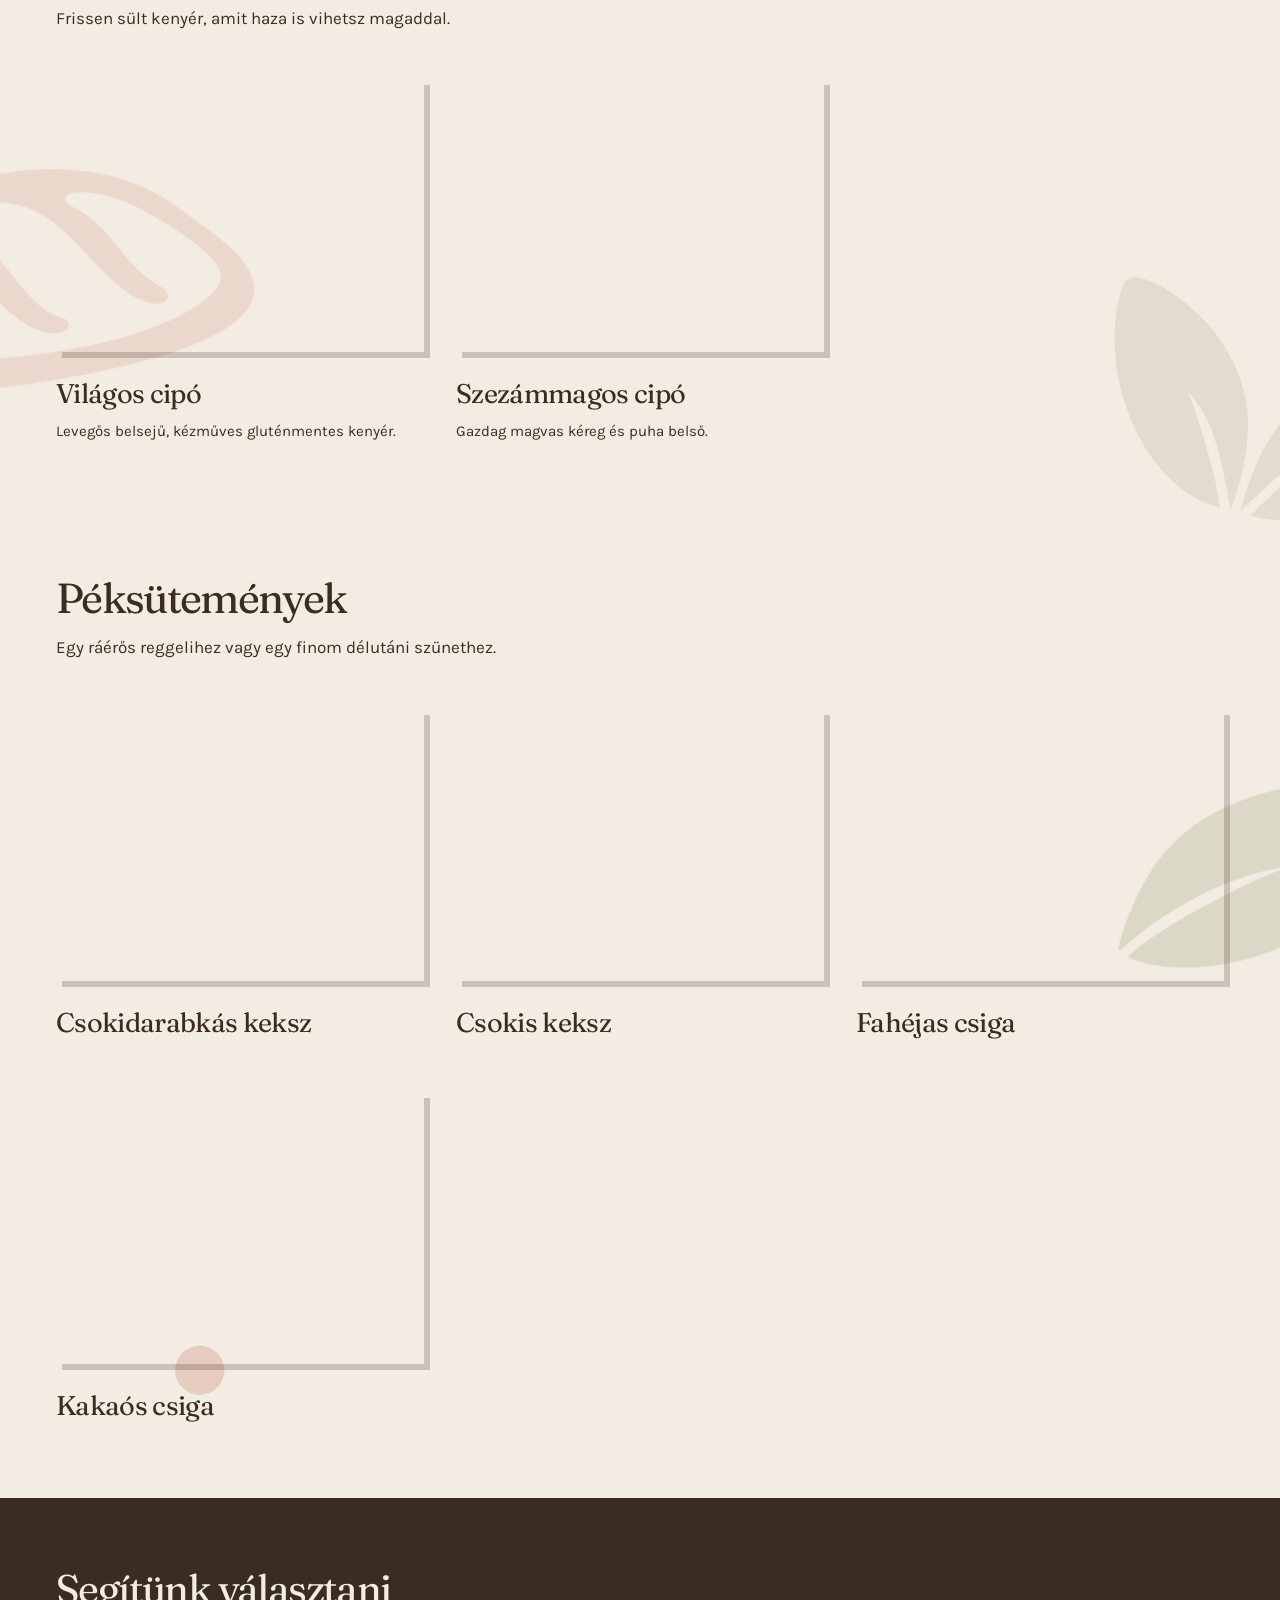
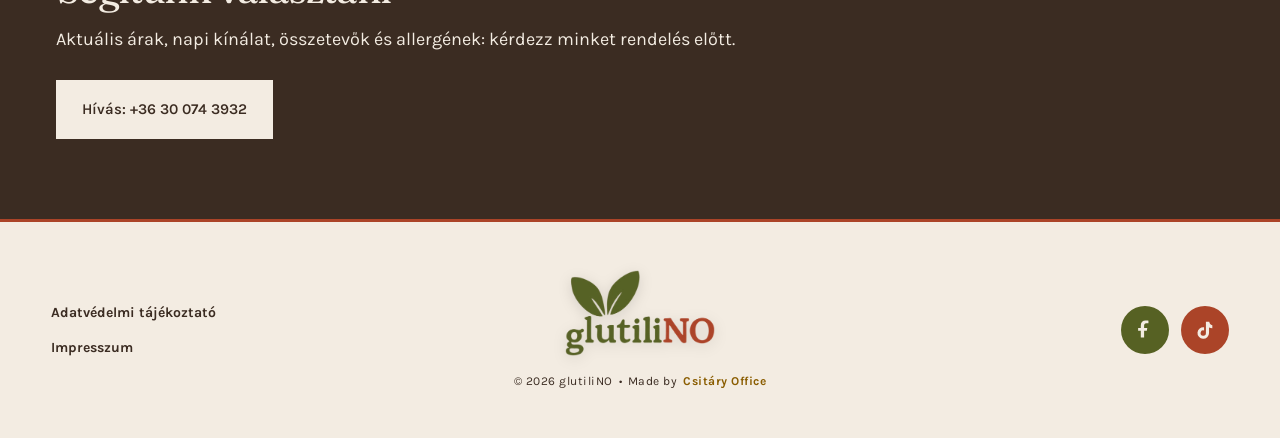
<file: etlap.html>
<!doctype html>
<html lang="hu">
<head>
<meta charset="utf-8">
<meta name="viewport" content="width=device-width, initial-scale=1">
<meta http-equiv="Content-Security-Policy" content="default-src &#x27;self&#x27;; script-src &#x27;self&#x27; https://www.googletagmanager.com &#x27;sha256-Ov9Z1wcxmJk1yiwxKAOavHxxVjlBROKBOkN0x5L8jXU=&#x27;; style-src &#x27;self&#x27;; img-src &#x27;self&#x27; data: https://www.google-analytics.com; font-src &#x27;self&#x27;; media-src &#x27;self&#x27;; connect-src &#x27;self&#x27; https://www.google-analytics.com https://region1.google-analytics.com; frame-src https://www.google.com; object-src &#x27;none&#x27;; base-uri &#x27;self&#x27;; form-action &#x27;none&#x27;">
<title>Kínálatunk | Gluténmentes pizzák, kenyerek, desszertek – glutiliNO</title>
<meta name="description" content="Fedezd fel a glutiliNO gluténmentes étlapját! Nápolyi pizzák, panuozzók, saláták, kézműves kenyerek, péksütemények és desszertek Budapest XIII. kerületében.">
<meta name="robots" content="index,follow">
<meta name="theme-color" content="#F3ECE2">
<meta name="google-analytics-id" content="">
<link rel="canonical" href="https://www.glutilino.hu/etlap">
<link rel="alternate" hreflang="hu" href="https://www.glutilino.hu/etlap">
<link rel="alternate" hreflang="en" href="https://www.glutilino.hu/en/menu">
<link rel="alternate" hreflang="x-default" href="https://www.glutilino.hu/etlap">
<meta property="og:type" content="website">
<meta property="og:locale" content="hu_HU">
<meta property="og:site_name" content="glutiliNO">
<meta property="og:title" content="Kínálatunk | Gluténmentes pizzák, kenyerek, desszertek – glutiliNO">
<meta property="og:description" content="Fedezd fel a glutiliNO gluténmentes étlapját! Nápolyi pizzák, panuozzók, saláták, kézműves kenyerek, péksütemények és desszertek Budapest XIII. kerületében.">
<meta property="og:url" content="https://www.glutilino.hu/etlap">
<meta property="og:image" content="https://www.glutilino.hu/assets/social.jpg">
<meta property="og:image:width" content="1200">
<meta property="og:image:height" content="630">
<meta property="og:image:alt" content="glutiliNO gluténmentes pizza">
<meta name="twitter:card" content="summary_large_image">
<link rel="icon" href="assets/favicon.png" type="image/png">
<link rel="preload" href="assets/fonts/font-0.woff2" as="font" type="font/woff2" crossorigin>
<link rel="preload" href="assets/fonts/font-2.woff2" as="font" type="font/woff2" crossorigin>
<link rel="preload" href="assets/fonts/callonsky-demo.otf" as="font" type="font/otf" crossorigin>
<link rel="preload" href="assets/fonts/callonsky-hu.otf" as="font" type="font/otf" crossorigin>
<link rel="stylesheet" href="assets/style.css?v=111">
<link rel="stylesheet" href="assets/fixes-v94.css?v=94">
<link rel="stylesheet" href="assets/fixes-v95.css?v=95">
<link rel="stylesheet" href="assets/fixes-v96.css?v=98">
<link rel="stylesheet" href="assets/cookie-consent.css?v=3">
<script src="assets/consent-default.js?v=2"></script>
<script type="application/ld+json">{"@context":"https://schema.org","@type":"Restaurant","@id":"https://www.glutilino.hu/#etterem","name":"glutiliNO","description":"100% gluténmentes pizzéria és pékség Budapesten, nápolyi pizzákkal, kézműves kenyerekkel és desszertekkel.","url":"https://www.glutilino.hu/","image":"https://www.glutilino.hu/assets/social.jpg","telephone":"+36300743932","email":"glutilino@glutilino.hu","address":{"@type":"PostalAddress","streetAddress":"Párkány utca 8.","postalCode":"1138","addressLocality":"Budapest","addressCountry":"HU"},"servesCuisine":"Olasz","acceptsReservations":true,"hasMenu":"https://www.glutilino.hu/etlap","sameAs":["https://www.facebook.com/people/Glutilino/61583295550470/","https://www.tiktok.com/@glutilino"],"openingHoursSpecification":[{"@type":"OpeningHoursSpecification","dayOfWeek":["Monday","Tuesday","Wednesday","Thursday","Friday","Saturday","Sunday"],"opens":"11:00","closes":"22:00"}]}</script>
<script src="assets/app.js?v=98" defer>
</script>
<script src="assets/cookie-consent.js?v=3" defer></script>
</head>
<body class="menu-page">
<a class="skip" href="#tartalom">Ugrás a tartalomra</a>
<header class="site-header">
<a class="brand" href="/" aria-label="glutiliNO – főoldal">
<img src="assets/logo.webp" width="180" height="102" alt="glutiliNO">
</a>
<button class="menu-toggle" aria-controls="navigation" aria-expanded="false" aria-label="Menü megnyitása" hidden>
<span class="hamburger" aria-hidden="true">
<span>
</span>
<span>
</span>
<span>
</span>
</span>
</button>
<nav id="navigation" aria-label="Fő navigáció" hidden>
<a href="/etlap" aria-current="page">Étlap</a>
<a href="/#szakertelmunk">A pizzánk titka</a>
<a href="/#rolunk">Történetünk</a>
<a href="/#asztalfoglalas">Asztalfoglalás</a>
<a href="/#kapcsolat">Kapcsolat</a>
<a class="nav-order" href="tel:+36300743932">Rendelek</a>
</nav>
<a class="header-cta" href="tel:+36300743932">Rendelek</a>
<a class="language-switch" href="/en/menu" lang="en" hreflang="en" aria-label="English version" title="English version"><svg viewBox="0 0 76 50" aria-hidden="true"><defs><clipPath id="flag-en"><path d="M8 6.5 H68 Q71 6.5 71 9.5 V40.5 Q71 43.5 68 43.5 H8 Q5 43.5 5 40.5 V9.5 Q5 6.5 8 6.5 Z"/></clipPath></defs><g clip-path="url(#flag-en)"><path fill="#304f79" d="M0 0h76v50H0z"/><path stroke="#f4eee4" stroke-width="13" d="M-5 0 81 50M81 0-5 50"/><path stroke="#a84331" stroke-width="5.5" d="M-5 0 81 50M81 0-5 50"/><path stroke="#f4eee4" stroke-width="18" d="M38 0v50M0 25h76"/><path stroke="#a84331" stroke-width="9" d="M38 0v50M0 25h76"/></g><path class="language-switch-ring" d="M8 6.5 H68 Q71 6.5 71 9.5 V40.5 Q71 43.5 68 43.5 H8 Q5 43.5 5 40.5 V9.5 Q5 6.5 8 6.5 Z"/></svg></a>
</header>
<main id="tartalom">
<section class="page-intro wrap">
<h1>Étlapunk</h1>
<p class="intro">Pizzák, frissen sült kenyerek, péksütemények és desszertek, mind gluténmentesen. Az összetevőkről és az allergénekről munkatársaink szívesen tájékoztatnak.</p>
</section>
<section class="menu-book-section" aria-labelledby="menu-book-title">
<div class="wrap">
<h2 class="sr-only" id="menu-book-title">A glutiliNO nyomtatott étlapja</h2>
<div class="menu-book is-cover" data-menu-book tabindex="0" aria-label="Lapozható étlap">
<button class="menu-book-fullscreen" type="button" data-book-fullscreen aria-label="Étlap megnyitása teljes képernyőn">
<svg viewBox="0 0 24 24" aria-hidden="true">
<path d="M8 3H3v5M16 3h5v5M8 21H3v-5M16 21h5v-5"/>
</svg>
</button>
<button class="menu-book-close" type="button" data-book-close aria-label="Kilépés a teljes képernyőből">×</button>
<button class="menu-book-zoom" type="button" data-book-zoom aria-label="Nagyítás bekapcsolása" aria-pressed="false">
<svg viewBox="0 0 24 24" aria-hidden="true">
<circle cx="10.5" cy="10.5" r="6.5"/><path d="m15.5 15.5 5 5M10.5 7v7M7 10.5h7"/>
</svg>
</button>
<button class="menu-book-arrow menu-book-arrow-prev" type="button" data-book-prev disabled aria-label="Előző oldalpár">
<span aria-hidden="true">‹</span>
</button>
<div class="menu-book-stage">
<div class="menu-book-spread is-active" data-book-spread aria-hidden="false">
<div class="menu-book-page menu-book-blank" aria-hidden="true">
</div>
<figure class="menu-book-page">
<img src="assets/menu-book-cover.jpg" width="993" height="2105" alt="A glutiliNO étlapjának címlapja" fetchpriority="high" decoding="async" draggable="false">
</figure>
</div>
<div class="menu-book-spread" data-book-spread aria-hidden="true">
<figure class="menu-book-page">
<img src="assets/menu-book-food-1.jpg" width="992" height="2105" alt="Étlap: előételek, saláták, panuozzók és pizzák" loading="lazy" decoding="async" draggable="false">
</figure>
<figure class="menu-book-page">
<img src="assets/menu-book-food-2.jpg" width="992" height="2105" alt="Étlap: pizzák és extra feltétek" loading="lazy" decoding="async" draggable="false">
</figure>
</div>
<div class="menu-book-spread" data-book-spread aria-hidden="true">
<figure class="menu-book-page">
<img src="assets/menu-book-drinks-1.jpg" width="992" height="2105" alt="Itallap: kávék, teák, ásványvizek, limonádék és üdítők" loading="lazy" decoding="async" draggable="false">
</figure>
<figure class="menu-book-page">
<img src="assets/menu-book-drinks-2.jpg" width="992" height="2105" alt="Itallap: gyümölcslevek, gluténmentes sörök, koktélok és röviditalok" loading="lazy" decoding="async" draggable="false">
</figure>
</div>
<div class="menu-book-spread" data-book-spread aria-hidden="true">
<figure class="menu-book-page">
<img src="assets/menu-book-back.jpg" width="993" height="2105" alt="Desszertek és a glutiliNO elérhetőségei" loading="lazy" decoding="async" draggable="false">
</figure>
<div class="menu-book-page menu-book-blank" aria-hidden="true">
</div>
</div>
</div>
<button class="menu-book-arrow menu-book-arrow-next" type="button" data-book-next aria-label="Következő oldalpár">
<span aria-hidden="true">›</span>
</button>
<p class="sr-only" data-book-status aria-live="polite">Címlap</p>
<div class="menu-book-magnifier" data-book-magnifier aria-hidden="true">
</div>
</div>
</div>
</section>
<div class="filter-bar" hidden>
<div class="wrap filters" aria-label="Étlapkategória szűrése">
<button data-filter="all" aria-pressed="true">Minden finomság</button>
<button data-filter="eloetelek" aria-pressed="false">Előételek, saláták</button>
<button data-filter="szendvicsek" aria-pressed="false">Szendvicsek</button>
<button data-filter="pizza" aria-pressed="false">Pizzák</button>
<button data-filter="desszert" aria-pressed="false">Desszertek</button>
<button data-filter="kenyer" aria-pressed="false">Kézműves kenyerek</button>
<button data-filter="peksutemeny" aria-pressed="false">Péksütemények</button>
</div>
</div>
<div class="wrap menu-content">
<p class="sr-only" id="filter-status" role="status">
</p>
<section class="menu-section" id="eloetelek" data-category="eloetelek">
<div class="section-heading">
<div>
<h2>Előételek, saláták</h2>
</div>
</div>
<div class="menu-grid">
<article class="menu-item">
<img class="" src="assets/eloetel-caprese-di-bufala.webp" width="1621" height="1080" alt="Caprese di bufala – glutiliNO" loading="lazy" decoding="async">
<div>
<h3>Caprese di bufala</h3>
<p>Bivalymozzarella, paradicsom, bazsalikom</p>
</div>
</article>
<article class="menu-item">
<img class="" src="assets/eloetel-gorog-salata.webp" width="1621" height="1080" alt="Görög saláta – glutiliNO" loading="lazy" decoding="async">
<div>
<h3>Görög saláta</h3>
<p>Paradicsom, vegyes saláta, kígyóuborka, lilahagyma, paprika, feta sajt, olívabogyó, oregánó</p>
</div>
</article>
<article class="menu-item">
<img class="" src="assets/eloetel-balzsamos-prosciutto.webp" width="1621" height="1080" alt="Balzsamos saláta prosciutto crudoval – glutiliNO" loading="lazy" decoding="async">
<div>
<h3>Balzsamos saláta prosciutto crudoval</h3>
<p>Crudo sonka, vegyes saláta, paradicsom, glassa</p>
</div>
</article>
<article class="menu-item">
<img class="" src="assets/eloetel-fustolt-lazacos-salata.webp" width="1621" height="1080" alt="Füstölt lazacos saláta – glutiliNO" loading="lazy" decoding="async">
<div>
<h3>Füstölt lazacos saláta</h3>
<p>Füstölt lazac, avokádó, vegyes saláta, lilahagyma, kapribogyó, fenyőmag, citrom</p>
</div>
</article>
<article class="menu-item">
<img class="" src="assets/eloetel-olasz-hidegtal.webp" width="1621" height="1080" alt="Olasz hidegtál – glutiliNO" loading="lazy" decoding="async">
<div>
<h3>Olasz hidegtál</h3>
<p>Sajtok és felvágottak</p>
</div>
</article>
<article class="menu-item">
<img class="" src="assets/eloetel-olivabogyo-valogatas.webp" width="1621" height="1080" alt="Olívabogyó válogatás – glutiliNO" loading="lazy" decoding="async">
<div>
<h3>Olívabogyó válogatás</h3>
</div>
</article>
</div>
</section>
<section class="menu-section" id="szendvicsek" data-category="szendvicsek">
<div class="section-heading">
<div>
<h2>Panuozzo Napoletano</h2>
</div>
<p>Nápolyi pizzatésztából készült szendvics</p>
</div>
<div class="menu-grid">
<article class="menu-item">
<img class="" src="assets/panuozzo-crudo-e-bufala.webp" width="1621" height="1080" alt="Panuozzo crudo e bufala – glutiliNO" loading="lazy" decoding="async">
<div>
<h3>Panuozzo crudo e bufala</h3>
<p>Bivalymozzarella, pármai sonka, koktélparadicsom, rukkola</p>
</div>
</article>
<article class="menu-item">
<img class="" src="assets/panuozzo-mortadella.webp" width="1621" height="1080" alt="Panuozzo mortadella – glutiliNO" loading="lazy" decoding="async">
<div>
<h3>Panuozzo mortadella</h3>
<p>Mortadella, pisztácia, krémsajt, pesto, koktélparadicsom</p>
</div>
</article>
<article class="menu-item">
<img class="" src="assets/panuozzo-di-tonno.webp" width="1621" height="1080" alt="Panuozzo di tonno – glutiliNO" loading="lazy" decoding="async">
<div>
<h3>Panuozzo di tonno</h3>
<p>Tonhal, lilahagyma, olívabogyó, saláta, majonéz</p>
</div>
</article>
<article class="menu-item">
<img class="" src="assets/panuozzo-caprese-di-bufala.webp" width="1621" height="1080" alt="Panuozzo caprese di bufala – glutiliNO" loading="lazy" decoding="async">
<div>
<h3>Panuozzo caprese di bufala</h3>
<p>Bivalymozzarella, paradicsom, bazsalikom, rukkola, pesto</p>
</div>
</article>
</div>
</section>
<section class="menu-section" id="pizza" data-category="pizza">
<div class="section-heading">
<div>
<h2>Pizzák</h2>
</div>
<p>Levegős perem, vékony közép. Saját receptúra, hosszan érlelt tésztával.</p>
</div>
<div class="menu-grid">
<article class="menu-item menu-item-champion">
<div class="menu-item-media">
<img src="assets/pizza-champion-retro-1793812296919.webp" width="1621" height="1080" alt="Pizza Champion – glutiliNO" loading="lazy" decoding="async">
<img class="menu-item-hover" src="assets/pizza-champion-szelet-retro-1793812296578.webp" width="1621" height="1080" alt="" aria-hidden="true" loading="lazy" decoding="async">
<div class="champion-ribbon"><svg viewBox="0 0 24 24" aria-hidden="true"><path d="M18 2H6v3H2v3c0 2.76 2.24 5 5 5h.17A6.02 6.02 0 0 0 11 16.91V20H7v2h10v-2h-4v-3.09A6.02 6.02 0 0 0 16.83 13H17c2.76 0 5-2.24 5-5V5h-4V2ZM7 11C5.34 11 4 9.66 4 8V7h2v1c0 1.06.28 2.05.77 2.91C6.69 10.97 6.85 11 7 11Zm13-3c0 1.66-1.34 3-3 3 .15 0 .31-.03.23-.09.49-.86.77-1.85.77-2.91V7h2v1Z"/></svg><span>Díjnyertes versenypizza</span></div>
</div>
<div>
<h3>Pizza Champion</h3>
<p>Nem véletlenül Champion. Alex egyik díjnyertes versenypizzája, füstölt kacsamellel, lilahagyma lekvárral, narancshéjjal és dióval.</p>
</div>
</article>
<article class="menu-item">
<div class="menu-item-media">
<img src="assets/pizza-gourmet-retro-1793812299680.webp" width="1621" height="1080" alt="Pizza Gourmet – glutiliNO" loading="lazy" decoding="async">
<img class="menu-item-hover" src="assets/pizza-gorumet-szelet-retro-1793812299330.webp" width="1621" height="1080" alt="" aria-hidden="true" loading="lazy" decoding="async">
</div>
<div>
<h3>Pizza Gourmet</h3>
<p>Paradicsomszósz, bazsalikom, fior di latte, pármai sonka, rukkola, gorgonzola, fügelekvár</p>
</div>
</article>
<article class="menu-item">
<div class="menu-item-media">
<img src="assets/pizza-prosciutto-crudo-retro-1793812301383.webp" width="1621" height="1080" alt="Pizza Prosciutto Crudo – glutiliNO" loading="lazy" decoding="async">
<img class="menu-item-hover" src="assets/pizza-prosciutto-crudo-szelet-retro-1793812301042.webp" width="1621" height="1080" alt="" aria-hidden="true" loading="lazy" decoding="async">
</div>
<div>
<h3>Pizza Prosciutto Crudo</h3>
<p>Paradicsomszósz, bazsalikom, fior di latte, rukkola, pármai sonka, koktélparadicsom, parmezán forgács</p>
</div>
</article>
<article class="menu-item">
<div class="menu-item-media">
<img src="assets/pizza-speciale-retro-1793812303433.webp" width="1621" height="1080" alt="Pizza Speciale – glutiliNO" loading="lazy" decoding="async">
<img class="menu-item-hover" src="assets/pizza-speciale-szelet-retro-1793812303098.webp" width="1621" height="1080" alt="" aria-hidden="true" loading="lazy" decoding="async">
</div>
<div>
<h3>Pizza Speciale</h3>
<p>Fior di latte, gorgonzola, körte, méz, dió</p>
</div>
</article>
<article class="menu-item">
<div class="menu-item-media">
<img src="assets/pizza-frutti-di-mare-retro-1793812298963.webp" width="1621" height="1080" alt="Pizza Frutti di Mare – glutiliNO" loading="lazy" decoding="async">
<img class="menu-item-hover" src="assets/pizza-frutti-di-mare-szelet-retro-1793812298632.webp" width="1621" height="1080" alt="" aria-hidden="true" loading="lazy" decoding="async">
</div>
<div>
<h3>Pizza Frutti di Mare</h3>
<p>Paradicsomszósz, bazsalikom, fior di latte, tengeri gyümölcs mix, koktélparadicsom, fokhagymás olívaolaj</p>
</div>
</article>
<article class="menu-item">
<div class="menu-item-media">
<img src="assets/pizza-al-tonno-retro-1793812293575.webp" width="1621" height="1080" alt="Pizza al Tonno – glutiliNO" loading="lazy" decoding="async">
<img class="menu-item-hover" src="assets/pizza-al-tonno-szelet-retro-1793812293209.webp" width="1621" height="1080" alt="" aria-hidden="true" loading="lazy" decoding="async">
</div>
<div>
<h3>Pizza al Tonno</h3>
<p>Paradicsomszósz, bazsalikom, fior di latte, tonhal, lilahagyma, olívabogyó</p>
</div>
</article>
<article class="menu-item">
<div class="menu-item-media">
<img src="assets/pizza-ungherese-retro-1793812304103.webp" width="1621" height="1080" alt="Pizza Ungherese – glutiliNO" loading="lazy" decoding="async">
<img class="menu-item-hover" src="assets/pizza-ungherese-szelet-retro-1793812303763.webp" width="1621" height="1080" alt="" aria-hidden="true" loading="lazy" decoding="async">
</div>
<div>
<h3>Pizza Ungherese</h3>
<p>Paradicsomszósz, bazsalikom, fior di latte, főtt sonka, pikáns szalámi, bacon, lilahagyma, paprika</p>
</div>
</article>
<article class="menu-item">
<div class="menu-item-media">
<img src="assets/pizza-bufala-retro-1793812296226.webp" width="1621" height="1080" alt="Pizza Bufala – glutiliNO" loading="lazy" decoding="async">
<img class="menu-item-hover" src="assets/pizza-bufala-szelet-retro-1793812295874.webp" width="1621" height="1080" alt="" aria-hidden="true" loading="lazy" decoding="async">
</div>
<div>
<h3>Pizza Bufala</h3>
<p>Paradicsomszósz, bazsalikom, fior di latte, bivalymozzarella, koktélparadicsom</p>
</div>
</article>
<article class="menu-item">
<div class="menu-item-media">
<img src="assets/pizza-quattro-formaggi-retro-1793812302071.webp" width="1621" height="1080" alt="Pizza Quattro Formaggi – glutiliNO" loading="lazy" decoding="async">
<img class="menu-item-hover" src="assets/pizza-quattro-formaggi-szelet-retro-1793812301715.webp" width="1621" height="1080" alt="" aria-hidden="true" loading="lazy" decoding="async">
</div>
<div>
<h3>Pizza Quattro Formaggi</h3>
<p>Fior di latte, füstölt provola, gorgonzola, parmezán</p>
</div>
</article>
<article class="menu-item">
<div class="menu-item-media">
<img src="assets/pizza-don-vito-retro-1793812298297.webp" width="1621" height="1080" alt="Pizza Don Vito – glutiliNO" loading="lazy" decoding="async">
<img class="menu-item-hover" src="assets/pizza-don-vito-szelet-retro-1793812297954.webp" width="1621" height="1080" alt="" aria-hidden="true" loading="lazy" decoding="async">
</div>
<div>
<h3>Pizza Don Vito</h3>
<p>Paradicsomszósz, bazsalikom, fior di latte, főtt sonka, nápolyi csemegeszalámi, gomba</p>
</div>
</article>
<article class="menu-item">
<div class="menu-item-media">
<img src="assets/pizza-diavola-retro-1793812297611.webp" width="1621" height="1080" alt="Pizza Diavola – glutiliNO" loading="lazy" decoding="async">
<img class="menu-item-hover" src="assets/pizza-diavola-szelet-retro-1793812297267.webp" width="1621" height="1080" alt="" aria-hidden="true" loading="lazy" decoding="async">
</div>
<div>
<h3>Pizza Diavola</h3>
<p>Paradicsomszósz, bazsalikom, fior di latte, pikáns szalámi, jalapeno paprika</p>
</div>
</article>
<article class="menu-item">
<div class="menu-item-media">
<img src="assets/pizza-bambino-retro-1793812294291.webp" width="1621" height="1080" alt="Pizza Bambino – glutiliNO" loading="lazy" decoding="async">
<img class="menu-item-hover" src="assets/pizza-bambino-szelet-retro-1793812293943.webp" width="1621" height="1080" alt="" aria-hidden="true" loading="lazy" decoding="async">
</div>
<div>
<h3>Pizza Bambino</h3>
<p>Paradicsomszósz, bazsalikom, fior di latte, főtt sonka, kukorica</p>
</div>
</article>
<article class="menu-item">
<div class="menu-item-media">
<img src="assets/pizza-prosciutto-cotto-retro-1793812300703.webp" width="1621" height="1080" alt="Pizza Prosciutto Cotto – glutiliNO" loading="lazy" decoding="async">
<img class="menu-item-hover" src="assets/pizza-prosciutto-cotto-szelet-retro-1793812300359.webp" width="1621" height="1080" alt="" aria-hidden="true" loading="lazy" decoding="async">
</div>
<div>
<h3>Pizza Prosciutto Cotto</h3>
<p>Paradicsomszósz, bazsalikom, fior di latte, főtt sonka</p>
</div>
</article>
<article class="menu-item">
<div class="menu-item-media">
<img src="assets/pizza-salami-retro-1793812302758.webp" width="1621" height="1080" alt="Pizza Salami – glutiliNO" loading="lazy" decoding="async">
<img class="menu-item-hover" src="assets/pizza-salami-szelet-retro-1793812302410.webp" width="1621" height="1080" alt="" aria-hidden="true" loading="lazy" decoding="async">
</div>
<div>
<h3>Pizza Salami</h3>
<p>Paradicsomszósz, bazsalikom, fior di latte, nápolyi csemegeszalámi</p>
</div>
</article>
<article class="menu-item">
<div class="menu-item-media">
<img src="assets/pizza-vegetariana-retro-1793812304786.webp" width="1621" height="1080" alt="Pizza Vegetariana – glutiliNO" loading="lazy" decoding="async">
<img class="menu-item-hover" src="assets/pizza-vegetariana-szelet-retro-1793812304448.webp" width="1621" height="1080" alt="" aria-hidden="true" loading="lazy" decoding="async">
</div>
<div>
<h3>Pizza Vegetariana</h3>
<p>Paradicsomszósz, bazsalikom, fior di latte, koktélparadicsom, kukorica, gomba, lilahagyma, paprika</p>
</div>
</article>
<article class="menu-item">
<div class="menu-item-media">
<img src="assets/pizza-margherita-retro-1793812300005.webp" width="1621" height="1080" alt="Pizza Margherita – glutiliNO" loading="lazy" decoding="async">
</div>
<div>
<h3>Pizza Margherita</h3>
<p>Paradicsomszósz, bazsalikom, fior di latte</p>
</div>
</article>
</div>
</section>
<section class="menu-section" id="desszert" data-category="desszert">
<div class="section-heading">
<div>
<h2>Desszertek</h2>
</div>
<p>Mert egy jó étkezés végén mindig jut hely valami édesnek.</p>
</div>
<div class="menu-grid">
<article class="menu-item">
<div class="menu-item-media">
<img src="assets/desszert-tiramisu.webp" width="1621" height="1080" alt="Tiramisu – glutiliNO" loading="lazy" decoding="async">
<div class="dairy-free-ribbon" aria-label="Kérhető tejmentesen is">
<svg viewBox="0 0 24 24" aria-hidden="true"><path d="M8.5 3.5h7M9 3.5v3l-2 2.5V20h10V9l-2-2.5v-3M7 9h10M4 4l16 16"/></svg>
<span>Kérhető tejmentesen is</span>
</div>
</div>
<div>
<h3>Tiramisu</h3>
<p>Hagyományos</p>
</div>
</article>
<article class="menu-item">
<img src="assets/desszert-pisztacias-tiramisu.webp" width="1621" height="1080" alt="Pisztáciás Tiramisu – glutiliNO" loading="lazy" decoding="async">
<div>
<h3>Pisztáciás Tiramisu</h3>
<p>Pisztáciakrémmel</p>
</div>
</article>
<article class="menu-item">
<div class="menu-item-media">
<img src="assets/desszert-epres-tiramisu-tejmentes.webp" width="1918" height="1080" alt="Epres Tiramisu – glutiliNO" loading="lazy" decoding="async">
<div class="dairy-free-ribbon" aria-label="Tejmentes">
<svg viewBox="0 0 24 24" aria-hidden="true"><path d="M8.5 3.5h7M9 3.5v3l-2 2.5V20h10V9l-2-2.5v-3M7 9h10M4 4l16 16"/></svg>
<span>Tejmentes</span>
</div>
</div>
<div>
<h3>Epres Tiramisu</h3>
<p>Tejmentes</p>
</div>
</article>
<article class="menu-item">
<img src="assets/desszert-epres-tiramisu.webp" width="1621" height="1080" alt="Panna Cotta – glutiliNO" loading="lazy" decoding="async">
<div>
<h3>Panna Cotta</h3>
<p>Mangó vagy erdei gyümölcs öntettel</p>
</div>
</article>
<article class="menu-item">
<div class="menu-item-media">
<img src="assets/desszert-csokolade-mousse.webp" width="1621" height="1080" alt="Csokoládé mousse – glutiliNO" loading="lazy" decoding="async">
<div class="dairy-free-ribbon" aria-label="Kérhető tejmentesen is">
<svg viewBox="0 0 24 24" aria-hidden="true"><path d="M8.5 3.5h7M9 3.5v3l-2 2.5V20h10V9l-2-2.5v-3M7 9h10M4 4l16 16"/></svg>
<span>Kérhető tejmentesen is</span>
</div>
</div>
<div>
<h3>Csokoládé mousse</h3>
<p>Mangó vagy erdei gyümölcs öntettel</p>
</div>
</article>
<article class="menu-item">
<img src="assets/desszert-tapioka-pudding.webp" width="1621" height="1080" alt="Tápióka pudding – glutiliNO" loading="lazy" decoding="async">
<div>
<h3>Tápióka pudding</h3>
<p>Mangó vagy erdei gyümölcs öntettel</p>
</div>
</article>
<article class="menu-item">
<img src="assets/desszert-brownie.webp" width="1621" height="1080" alt="Brownie – glutiliNO" loading="lazy" decoding="async">
<div>
<h3>Brownie</h3>
</div>
</article>
<article class="menu-item">
<div class="menu-item-media">
<img src="assets/desszert-macaron.webp" width="1621" height="1080" alt="Macaron – glutiliNO" loading="lazy" decoding="async">
<img class="menu-item-hover" src="assets/desszert-macaron-hover.webp" width="1621" height="1080" alt="" aria-hidden="true" loading="lazy" decoding="async">
</div>
<div>
<h3>Macaron</h3>
</div>
</article>
</div>
</section>
<section class="menu-section" id="kenyer" data-category="kenyer">
<div class="section-heading">
<div>
<h2>Kézműves kenyerek</h2>
</div>
<p>Frissen sült kenyér, amit haza is vihetsz magaddal.</p>
</div>
<div class="menu-grid">
<article class="menu-item">
<img src="assets/kenyer-vilagos-cipo.webp" width="1621" height="1080" alt="Világos cipó – glutiliNO" loading="lazy" decoding="async">
<div>
<h3>Világos cipó</h3>
<p>Levegős belsejű, kézműves gluténmentes kenyér.</p>
</div>
</article>
<article class="menu-item">
<img src="assets/kenyer-szezammagos-cipo.webp" width="1621" height="1080" alt="Szezámmagos cipó – glutiliNO" loading="lazy" decoding="async">
<div>
<h3>Szezámmagos cipó</h3>
<p>Gazdag magvas kéreg és puha belső.</p>
</div>
</article>
</div>
</section>
<section class="menu-section" id="peksutemeny" data-category="peksutemeny">
<div class="section-heading">
<div>
<h2>Péksütemények</h2>
</div>
<p>Egy ráérős reggelihez vagy egy finom délutáni szünethez.</p>
</div>
<div class="menu-grid">
<article class="menu-item">
<div class="menu-item-media">
<img src="assets/peksuti-csokidarabkas-keksz.webp" width="1621" height="1080" alt="Csokidarabkás keksz – glutiliNO" loading="lazy" decoding="async">
<img class="menu-item-hover" src="assets/peksuti-csokidarabkas-keksz-hover.webp" width="1621" height="1080" alt="" aria-hidden="true" loading="lazy" decoding="async">
</div>
<div>
<h3>Csokidarabkás keksz</h3>
</div>
</article>
<article class="menu-item">
<div class="menu-item-media">
<img src="assets/peksuti-csokis-keksz.webp" width="1621" height="1080" alt="Csokis keksz – glutiliNO" loading="lazy" decoding="async">
<img class="menu-item-hover" src="assets/peksuti-csokis-keksz-hover.webp" width="1621" height="1080" alt="" aria-hidden="true" loading="lazy" decoding="async">
</div>
<div>
<h3>Csokis keksz</h3>
</div>
</article>
<article class="menu-item">
<div class="menu-item-media">
<img src="assets/peksuti-fahejas-csiga.webp" width="1621" height="1080" alt="Fahéjas csiga – glutiliNO" loading="lazy" decoding="async">
</div>
<div>
<h3>Fahéjas csiga</h3>
</div>
</article>
<article class="menu-item">
<div class="menu-item-media">
<img src="assets/peksuti-kakaos-csiga.webp" width="1621" height="1080" alt="Kakaós csiga – glutiliNO" loading="lazy" decoding="async">
<img class="menu-item-hover" src="assets/peksuti-kakaos-csiga-hover.webp" width="1621" height="1080" alt="" aria-hidden="true" loading="lazy" decoding="async">
</div>
<div>
<h3>Kakaós csiga</h3>
</div>
</article>
</div>
</section>
</div>
<section class="menu-help">
<div class="wrap">
<h2>Segítünk választani</h2>
<p>Aktuális árak, napi kínálat, összetevők és allergének: kérdezz minket rendelés előtt.</p>
<a class="button cream" href="tel:+36300743932">Hívás: +36 30 074 3932</a>
</div>
</section>
</main>
<footer class="footer">
<div class="footer-layout">
<nav class="footer-links" aria-label="Jogi információk">
<a href="/adatvedelem">Adatvédelmi tájékoztató</a>
<a href="/impresszum">Impresszum</a>
</nav>
<div class="footer-center">
<a href="/" aria-label="glutiliNO – főoldal">
<img class="footer-logo" src="assets/logo.webp" width="175" height="99" alt="glutiliNO" loading="lazy">
</a>
<div class="footer-credit">
<span>© 2026 glutiliNO</span>
<span aria-hidden="true">•</span>
              <span>Made by</span>
<a class="made-by" href="https://csitaryoffice.hu/" target="_blank" rel="noopener noreferrer">Csitáry Office</a>
</div>
</div>
<div class="social-links" aria-label="glutiliNO a közösségi médiában">
<a href="https://www.facebook.com/people/Glutilino/61583295550470/" target="_blank" rel="noopener noreferrer" aria-label="glutiliNO a Facebookon">
<svg viewBox="0 0 24 24" aria-hidden="true">
<path d="M14 8h3V4.4c-.5-.1-2.2-.2-4.2-.2-4.1 0-6.9 2.5-6.9 7.1V15H2v4h3.9v10h4.8V19h4l.6-4h-4.6v-3.3C10.7 10.5 11 8 14 8Z" transform="scale(.75) translate(4 -2)"/>
</svg>
</a>
<a href="https://www.tiktok.com/@glutilino" target="_blank" rel="noopener noreferrer" aria-label="glutiliNO a TikTokon">
<svg viewBox="0 0 24 24" aria-hidden="true">
<path d="M16.7 3c.2 1.8 1.2 3.2 3.3 3.7v3.4c-1.3 0-2.5-.3-3.6-.9v6.1A6.3 6.3 0 1 1 11 9.1v3.5a2.9 2.9 0 1 0 2 2.7V3h3.7Z"/>
</svg>
</a>
</div>
</div>
</footer>
</body>
</html>
</file>
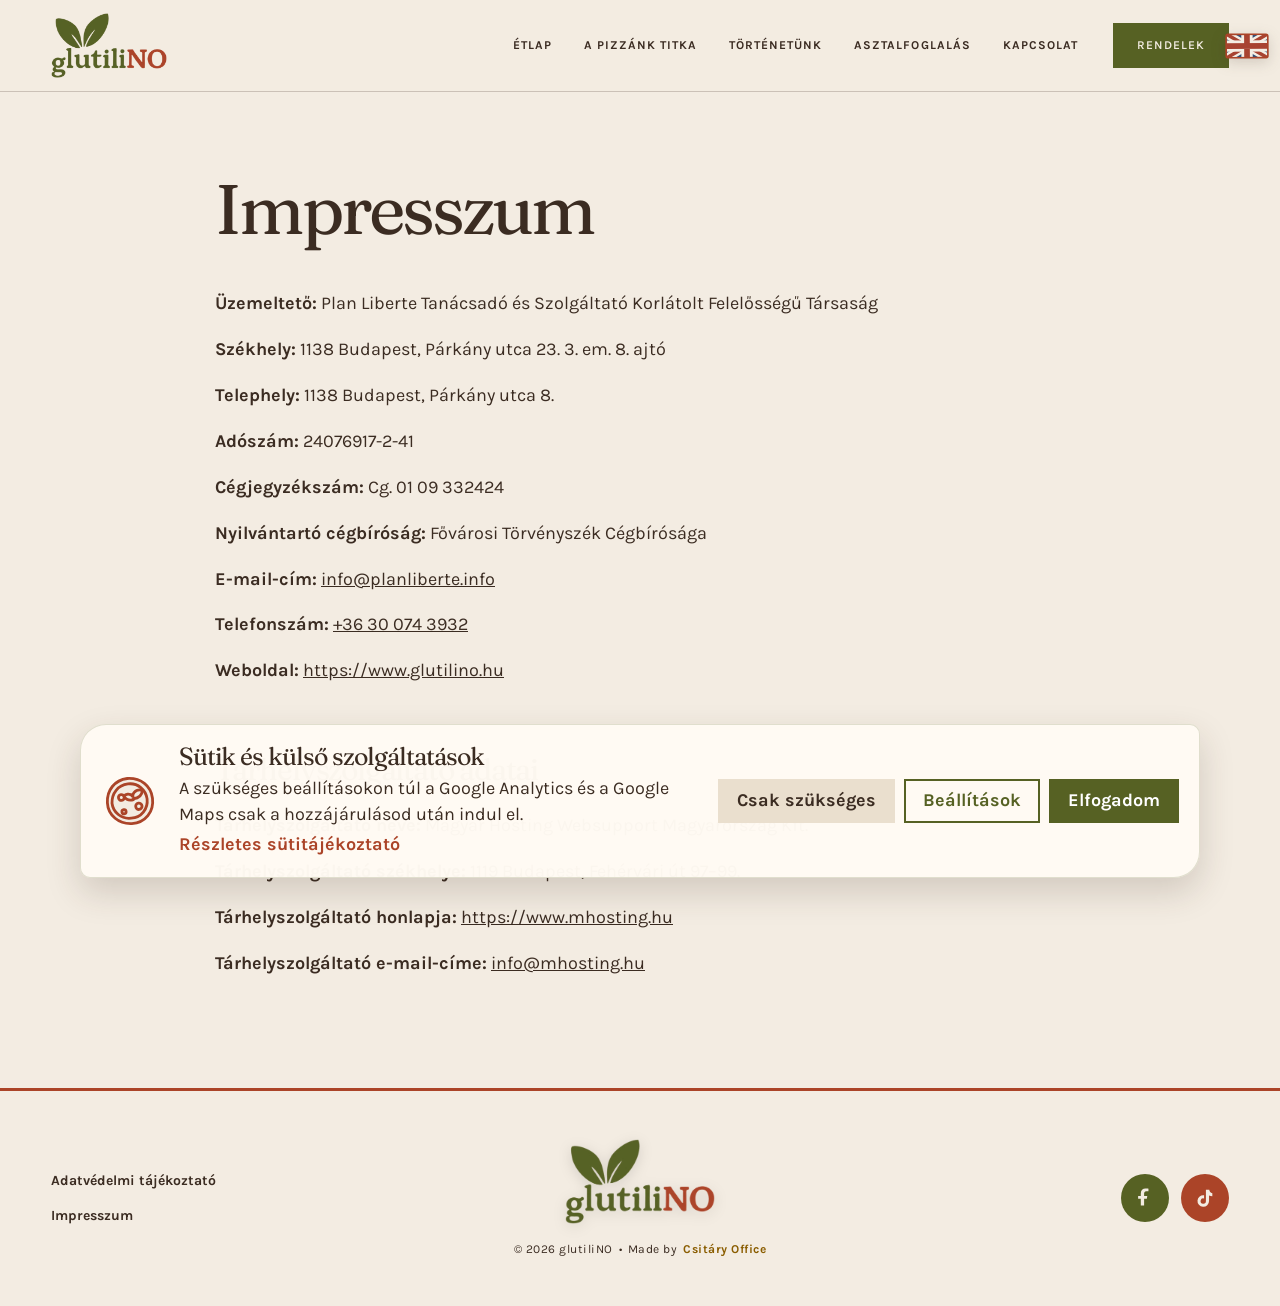
<file: impresszum.html>
<!doctype html>
<html lang="hu">
<head>
  <meta charset="utf-8">
  <meta name="viewport" content="width=device-width, initial-scale=1">
  <meta http-equiv="Content-Security-Policy" content="default-src 'self'; script-src 'self' https://www.googletagmanager.com; style-src 'self'; img-src 'self' data: https://www.google-analytics.com; font-src 'self'; media-src 'self'; connect-src 'self' https://www.google-analytics.com https://region1.google-analytics.com; frame-src https://www.google.com; object-src 'none'; base-uri 'self'; form-action 'none'">
  <title>Impresszum | glutiliNO</title>
  <meta name="description" content="A glutiliNO weboldal kapcsolati és üzemeltetői információi.">
  <meta name="robots" content="index,follow">
  <meta name="theme-color" content="#F3ECE2">
  <meta name="google-analytics-id" content="">
  <link rel="canonical" href="https://www.glutilino.hu/impresszum">
<link rel="alternate" hreflang="hu" href="https://www.glutilino.hu/impresszum">
<link rel="alternate" hreflang="en" href="https://www.glutilino.hu/en/imprint">
<link rel="alternate" hreflang="x-default" href="https://www.glutilino.hu/impresszum">
  <meta property="og:type" content="website">
  <meta property="og:locale" content="hu_HU">
  <meta property="og:site_name" content="glutiliNO">
  <meta property="og:title" content="Impresszum | glutiliNO">
  <meta property="og:description" content="A glutiliNO weboldal kapcsolati és üzemeltetői információi.">
  <meta property="og:url" content="https://www.glutilino.hu/impresszum">
  <meta property="og:image" content="https://www.glutilino.hu/assets/social.jpg">
  <meta property="og:image:width" content="1200">
  <meta property="og:image:height" content="630">
  <meta property="og:image:alt" content="glutiliNO gluténmentes pizza">
  <meta name="twitter:card" content="summary_large_image">
  <link rel="icon" href="assets/favicon.png" type="image/png">
  <link rel="preload" href="assets/fonts/font-0.woff2" as="font" type="font/woff2" crossorigin>
  <link rel="preload" href="assets/fonts/font-2.woff2" as="font" type="font/woff2" crossorigin>
  <link rel="preload" href="assets/fonts/callonsky-demo.otf" as="font" type="font/otf" crossorigin>
  <link rel="preload" href="assets/fonts/callonsky-hu.otf" as="font" type="font/otf" crossorigin>
  <link rel="stylesheet" href="assets/style.css?v=111">
  <link rel="stylesheet" href="assets/legal-pages.css?v=1">
  <link rel="stylesheet" href="assets/cookie-consent.css?v=3">
  <script src="assets/consent-default.js?v=2"></script>
  <script type="application/ld+json">{"@context":"https://schema.org","@type":"WebPage","name":"Impresszum","url":"https://www.glutilino.hu/impresszum"}</script>
  <script src="assets/app.js?v=102" defer></script>
  <script src="assets/cookie-consent.js?v=3" defer></script>
</head>
<body>
  <a class="skip" href="#tartalom">Ugrás a tartalomra</a>
  <header class="site-header">
    <a class="brand" href="/" aria-label="glutiliNO – főoldal"><img src="assets/logo.webp" width="180" height="102" alt="glutiliNO"></a>
    <button class="menu-toggle" aria-controls="navigation" aria-expanded="false" aria-label="Menü megnyitása" hidden><span class="hamburger" aria-hidden="true"><span></span><span></span><span></span></span></button>
    <nav id="navigation" aria-label="Fő navigáció" hidden>
      <a href="/etlap">Étlap</a>
      <a href="/#szakertelmunk">A pizzánk titka</a>
      <a href="/#rolunk">Történetünk</a>
      <a href="/#kapcsolat">Asztalfoglalás</a>
      <a href="/#kapcsolat">Kapcsolat</a>
      <a class="nav-order" href="tel:+36300743932">Rendelek</a>
    </nav>
    <a class="header-cta" href="tel:+36300743932">Rendelek</a>
  
<a class="language-switch" href="/en/imprint" lang="en" hreflang="en" aria-label="English version" title="English version"><svg viewBox="0 0 76 50" aria-hidden="true"><defs><clipPath id="flag-en"><path d="M8 6.5 H68 Q71 6.5 71 9.5 V40.5 Q71 43.5 68 43.5 H8 Q5 43.5 5 40.5 V9.5 Q5 6.5 8 6.5 Z"/></clipPath></defs><g clip-path="url(#flag-en)"><path fill="#304f79" d="M0 0h76v50H0z"/><path stroke="#f4eee4" stroke-width="13" d="M-5 0 81 50M81 0-5 50"/><path stroke="#a84331" stroke-width="5.5" d="M-5 0 81 50M81 0-5 50"/><path stroke="#f4eee4" stroke-width="18" d="M38 0v50M0 25h76"/><path stroke="#a84331" stroke-width="9" d="M38 0v50M0 25h76"/></g><path class="language-switch-ring" d="M8 6.5 H68 Q71 6.5 71 9.5 V40.5 Q71 43.5 68 43.5 H8 Q5 43.5 5 40.5 V9.5 Q5 6.5 8 6.5 Z"/></svg></a>
</header>
  <main id="tartalom">
    <article class="legal wrap">
      <h1>Impresszum</h1>
      <p><strong>Üzemeltető:</strong> Plan Liberte Tanácsadó és Szolgáltató Korlátolt Felelősségű Társaság</p>
      <p><strong>Székhely:</strong> 1138 Budapest, Párkány utca 23. 3. em. 8. ajtó</p>
      <p><strong>Telephely:</strong> 1138 Budapest, Párkány utca 8.</p>
      <p><strong>Adószám:</strong> 24076917-2-41</p>
      <p><strong>Cégjegyzékszám:</strong> Cg. 01 09 332424</p>
      <p><strong>Nyilvántartó cégbíróság:</strong> Fővárosi Törvényszék Cégbírósága</p>
      <p><strong>E-mail-cím:</strong> <a href="mailto:info@planliberte.info">info@planliberte.info</a></p>
      <p><strong>Telefonszám:</strong> <a href="tel:+36300743932">+36 30 074 3932</a></p>
      <p><strong>Weboldal:</strong> <a href="https://www.glutilino.hu">https://www.glutilino.hu</a></p>

      <h2>Tárhelyszolgáltató adatai</h2>
      <p><strong>Tárhelyszolgáltató neve:</strong> Magyar Hosting Websupport Magyarország Kft.</p>
      <p><strong>Tárhelyszolgáltató székhelye:</strong> 1119 Budapest, Fehérvári út 97–99.</p>
      <p><strong>Tárhelyszolgáltató honlapja:</strong> <a href="https://www.mhosting.hu" target="_blank" rel="noopener noreferrer">https://www.mhosting.hu</a></p>
      <p><strong>Tárhelyszolgáltató e-mail-címe:</strong> <a href="mailto:info@mhosting.hu">info@mhosting.hu</a></p>
    </article>
  </main>
  <footer class="footer">
    <div class="footer-layout">
      <nav class="footer-links" aria-label="Jogi információk"><a href="/adatvedelem">Adatvédelmi tájékoztató</a><a href="/impresszum">Impresszum</a></nav>
      <div class="footer-center">
        <a href="/" aria-label="glutiliNO – főoldal"><img class="footer-logo" src="assets/logo.webp" width="175" height="99" alt="glutiliNO" loading="lazy"></a>
        <div class="footer-credit"><span>© 2026 glutiliNO</span><span aria-hidden="true">•</span><span>Made by</span><a class="made-by" href="https://csitaryoffice.hu/" target="_blank" rel="noopener noreferrer">Csitáry Office</a></div>
      </div>
      <div class="social-links" aria-label="glutiliNO a közösségi médiában">
        <a href="https://www.facebook.com/people/Glutilino/61583295550470/" target="_blank" rel="noopener noreferrer" aria-label="glutiliNO a Facebookon"><svg viewBox="0 0 24 24" aria-hidden="true"><path d="M14 8h3V4.4c-.5-.1-2.2-.2-4.2-.2-4.1 0-6.9 2.5-6.9 7.1V15H2v4h3.9v10h4.8V19h4l.6-4h-4.6v-3.3C10.7 10.5 11 8 14 8Z" transform="scale(.75) translate(4 -2)"/></svg></a>
        <a href="https://www.tiktok.com/@glutilino" target="_blank" rel="noopener noreferrer" aria-label="glutiliNO a TikTokon"><svg viewBox="0 0 24 24" aria-hidden="true"><path d="M16.7 3c.2 1.8 1.2 3.2 3.3 3.7v3.4c-1.3 0-2.5-.3-3.6-.9v6.1A6.3 6.3 0 1 1 11 9.1v3.5a2.9 2.9 0 1 0 2 2.7V3h3.7Z"/></svg></a>
      </div>
    </div>
  </footer>
</body>
</html>
</file>
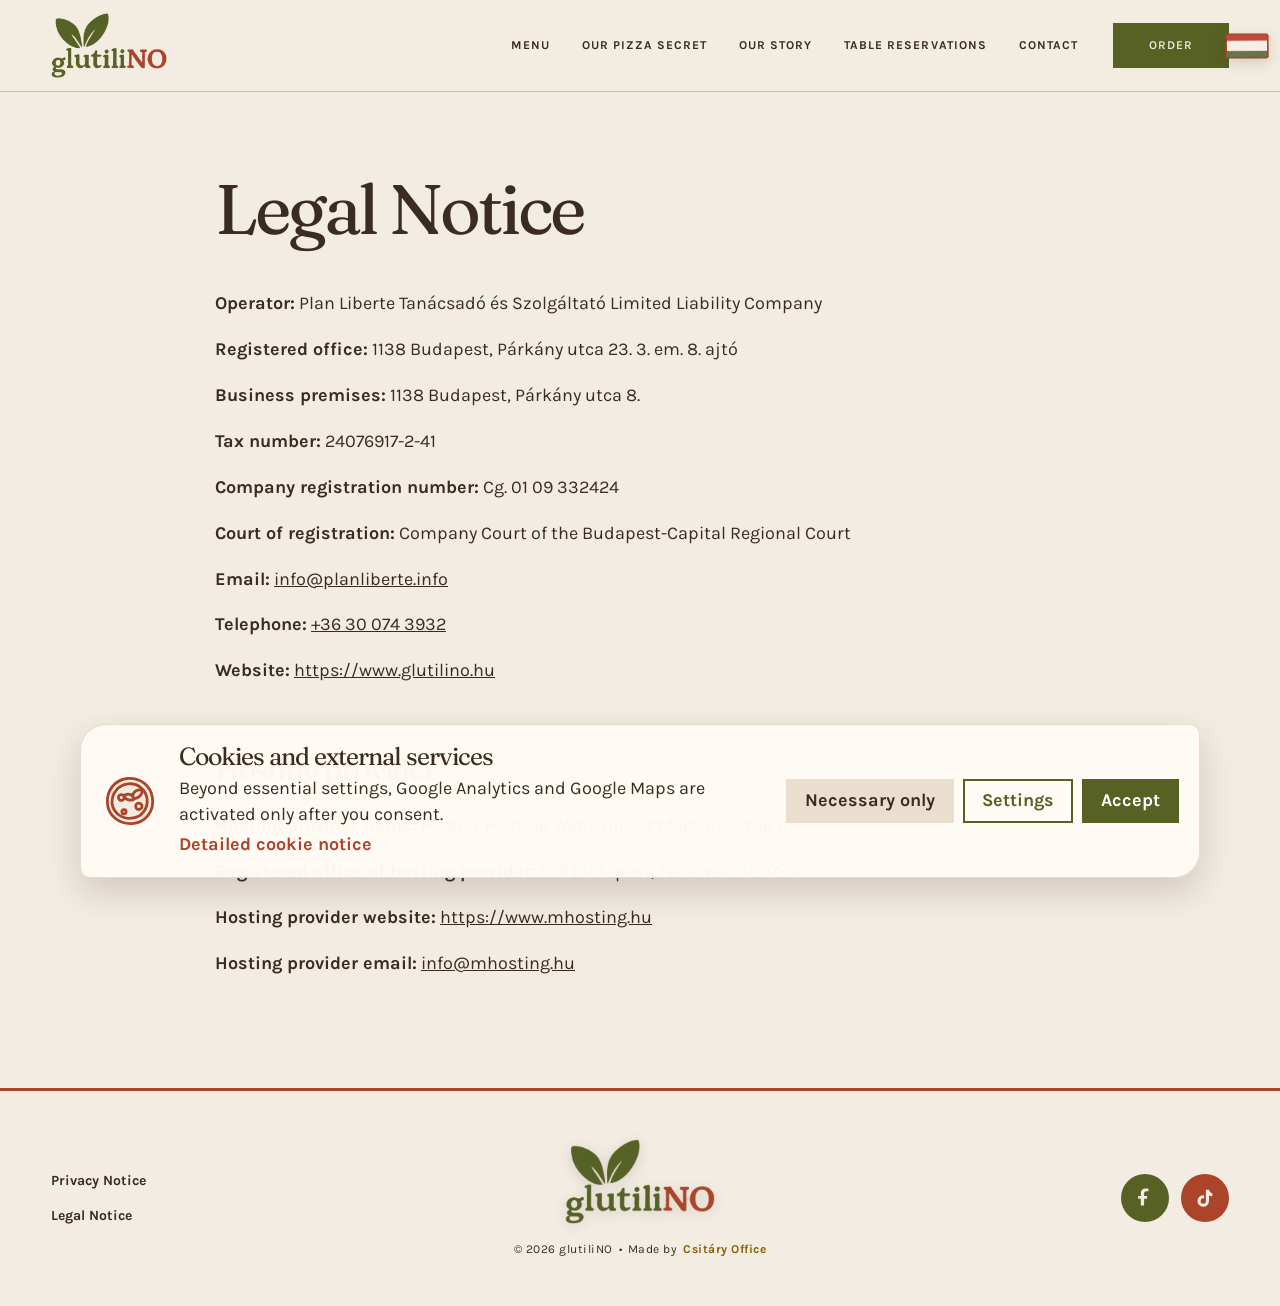
<file: en/imprint.html>
<!doctype html>
<html lang="en">
<head>
  <meta charset="utf-8">
  <meta name="viewport" content="width=device-width, initial-scale=1">
  <meta http-equiv="Content-Security-Policy" content="default-src 'self'; script-src 'self' https://www.googletagmanager.com; style-src 'self'; img-src 'self' data: https://www.google-analytics.com; font-src 'self'; media-src 'self'; connect-src 'self' https://www.google-analytics.com https://region1.google-analytics.com; frame-src https://www.google.com; object-src 'none'; base-uri 'self'; form-action 'none'">
  <title>Legal Notice | glutiliNO</title>
  <meta name="description" content="Contact and operator information for the glutiliNO website.">
  <meta name="robots" content="index,follow">
  <meta name="theme-color" content="#F3ECE2">
  <meta name="google-analytics-id" content="">
  <link rel="canonical" href="https://www.glutilino.hu/en/imprint">
<link rel="alternate" hreflang="hu" href="https://www.glutilino.hu/impresszum">
<link rel="alternate" hreflang="en" href="https://www.glutilino.hu/en/imprint">
<link rel="alternate" hreflang="x-default" href="https://www.glutilino.hu/impresszum">
  <meta property="og:type" content="website">
  <meta property="og:locale" content="en_GB">
  <meta property="og:site_name" content="glutiliNO">
  <meta property="og:title" content="Legal Notice | glutiliNO">
  <meta property="og:description" content="Contact and operator information for the glutiliNO website.">
  <meta property="og:url" content="https://www.glutilino.hu/en/imprint">
  <meta property="og:image" content="https://www.glutilino.hu/assets/social.jpg">
  <meta property="og:image:width" content="1200">
  <meta property="og:image:height" content="630">
  <meta property="og:image:alt" content="glutiliNO gluten-free pizza">
  <meta name="twitter:card" content="summary_large_image">
  <link rel="icon" href="/assets/favicon.png" type="image/png">
  <link rel="preload" href="/assets/fonts/font-0.woff2" as="font" type="font/woff2" crossorigin>
  <link rel="preload" href="/assets/fonts/font-2.woff2" as="font" type="font/woff2" crossorigin>
  <link rel="preload" href="/assets/fonts/callonsky-demo.otf" as="font" type="font/otf" crossorigin>
  <link rel="preload" href="/assets/fonts/callonsky-hu.otf" as="font" type="font/otf" crossorigin>
  <link rel="stylesheet" href="/assets/style.css?v=111">
  <link rel="stylesheet" href="/assets/legal-pages.css?v=1">
  <link rel="stylesheet" href="/assets/cookie-consent.css?v=3">
  <script src="/assets/consent-default.js?v=2"></script>
  <script type="application/ld+json">{"@context":"https://schema.org","@type":"WebPage","name":"Legal Notice","url":"https://www.glutilino.hu/en/imprint"}</script>
  <script src="/assets/app-en.js?v=102" defer></script>
  <script src="/assets/cookie-consent-en.js?v=3" defer></script>
</head>
<body>
  <a class="skip" href="#tartalom">Skip to content</a>
  <header class="site-header">
    <a class="brand" href="/en/" aria-label="glutiliNO – home"><img src="/assets/logo.webp" width="180" height="102" alt="glutiliNO"></a>
    <button class="menu-toggle" aria-controls="navigation" aria-expanded="false" aria-label="Open menu" hidden><span class="hamburger" aria-hidden="true"><span></span><span></span><span></span></span></button>
    <nav id="navigation" aria-label="Main navigation" hidden>
      <a href="/en/menu">Menu</a>
      <a href="/en/#szakertelmunk">Our pizza secret</a>
      <a href="/en/#rolunk">Our story</a>
      <a href="/en/#kapcsolat">Table reservations</a>
      <a href="/en/#kapcsolat">Contact</a>
      <a class="nav-order" href="tel:+36300743932">Order</a>
    </nav>
    <a class="header-cta" href="tel:+36300743932">Order</a>
  
<a class="language-switch" href="/impresszum" lang="hu" hreflang="hu" aria-label="Hungarian version" title="Hungarian version"><svg viewBox="0 0 76 50" aria-hidden="true"><defs><clipPath id="flag-hu"><path d="M8 6.5 H68 Q71 6.5 71 9.5 V40.5 Q71 43.5 68 43.5 H8 Q5 43.5 5 40.5 V9.5 Q5 6.5 8 6.5 Z"/></clipPath></defs><g clip-path="url(#flag-hu)"><path fill="#bd4b42" d="M0 0h76v17H0z"/><path fill="#f5efe5" d="M0 16.5h76v17H0z"/><path fill="#66764c" d="M0 33h76v17H0z"/></g><path class="language-switch-detail" d="M5 17 H71 M5 33 H71"/><path class="language-switch-ring" d="M8 6.5 H68 Q71 6.5 71 9.5 V40.5 Q71 43.5 68 43.5 H8 Q5 43.5 5 40.5 V9.5 Q5 6.5 8 6.5 Z"/></svg></a>
</header>
  <main id="tartalom">
    <article class="legal wrap">
      <h1>Legal Notice</h1>
      <p><strong>Operator:</strong> Plan Liberte Tanácsadó és Szolgáltató Limited Liability Company</p>
      <p><strong>Registered office:</strong> 1138 Budapest, Párkány utca 23. 3. em. 8. ajtó</p>
      <p><strong>Business premises:</strong> 1138 Budapest, Párkány utca 8.</p>
      <p><strong>Tax number:</strong> 24076917-2-41</p>
      <p><strong>Company registration number:</strong> Cg. 01 09 332424</p>
      <p><strong>Court of registration:</strong> Company Court of the Budapest-Capital Regional Court</p>
      <p><strong>Email:</strong> <a href="mailto:info@planliberte.info">info@planliberte.info</a></p>
      <p><strong>Telephone:</strong> <a href="tel:+36300743932">+36 30 074 3932</a></p>
      <p><strong>Website:</strong> <a href="https://www.glutilino.hu">https://www.glutilino.hu</a></p>

      <h2>Hosting provider</h2>
      <p><strong>Hosting provider name:</strong> Magyar Hosting Websupport Magyarország Kft.</p>
      <p><strong>Registered office of hosting provider:</strong> 1119 Budapest, Fehérvári út 97–99.</p>
      <p><strong>Hosting provider website:</strong> <a href="https://www.mhosting.hu" target="_blank" rel="noopener noreferrer">https://www.mhosting.hu</a></p>
      <p><strong>Hosting provider email:</strong> <a href="mailto:info@mhosting.hu">info@mhosting.hu</a></p>
    </article>
  </main>
  <footer class="footer">
    <div class="footer-layout">
      <nav class="footer-links" aria-label="Legal information"><a href="/en/privacy">Privacy Notice</a><a href="/en/imprint">Legal Notice</a></nav>
      <div class="footer-center">
        <a href="/en/" aria-label="glutiliNO – home"><img class="footer-logo" src="/assets/logo.webp" width="175" height="99" alt="glutiliNO" loading="lazy"></a>
        <div class="footer-credit"><span>© 2026 glutiliNO</span><span aria-hidden="true">•</span><span>Made by</span><a class="made-by" href="https://csitaryoffice.hu/" target="_blank" rel="noopener noreferrer">Csitáry Office</a></div>
      </div>
      <div class="social-links" aria-label="glutiliNO on social media">
        <a href="https://www.facebook.com/people/Glutilino/61583295550470/" target="_blank" rel="noopener noreferrer" aria-label="glutiliNO on Facebook"><svg viewBox="0 0 24 24" aria-hidden="true"><path d="M14 8h3V4.4c-.5-.1-2.2-.2-4.2-.2-4.1 0-6.9 2.5-6.9 7.1V15H2v4h3.9v10h4.8V19h4l.6-4h-4.6v-3.3C10.7 10.5 11 8 14 8Z" transform="scale(.75) translate(4 -2)"/></svg></a>
        <a href="https://www.tiktok.com/@glutilino" target="_blank" rel="noopener noreferrer" aria-label="glutiliNO on TikTok"><svg viewBox="0 0 24 24" aria-hidden="true"><path d="M16.7 3c.2 1.8 1.2 3.2 3.3 3.7v3.4c-1.3 0-2.5-.3-3.6-.9v6.1A6.3 6.3 0 1 1 11 9.1v3.5a2.9 2.9 0 1 0 2 2.7V3h3.7Z"/></svg></a>
      </div>
    </div>
  </footer>
</body>
</html>
</file>
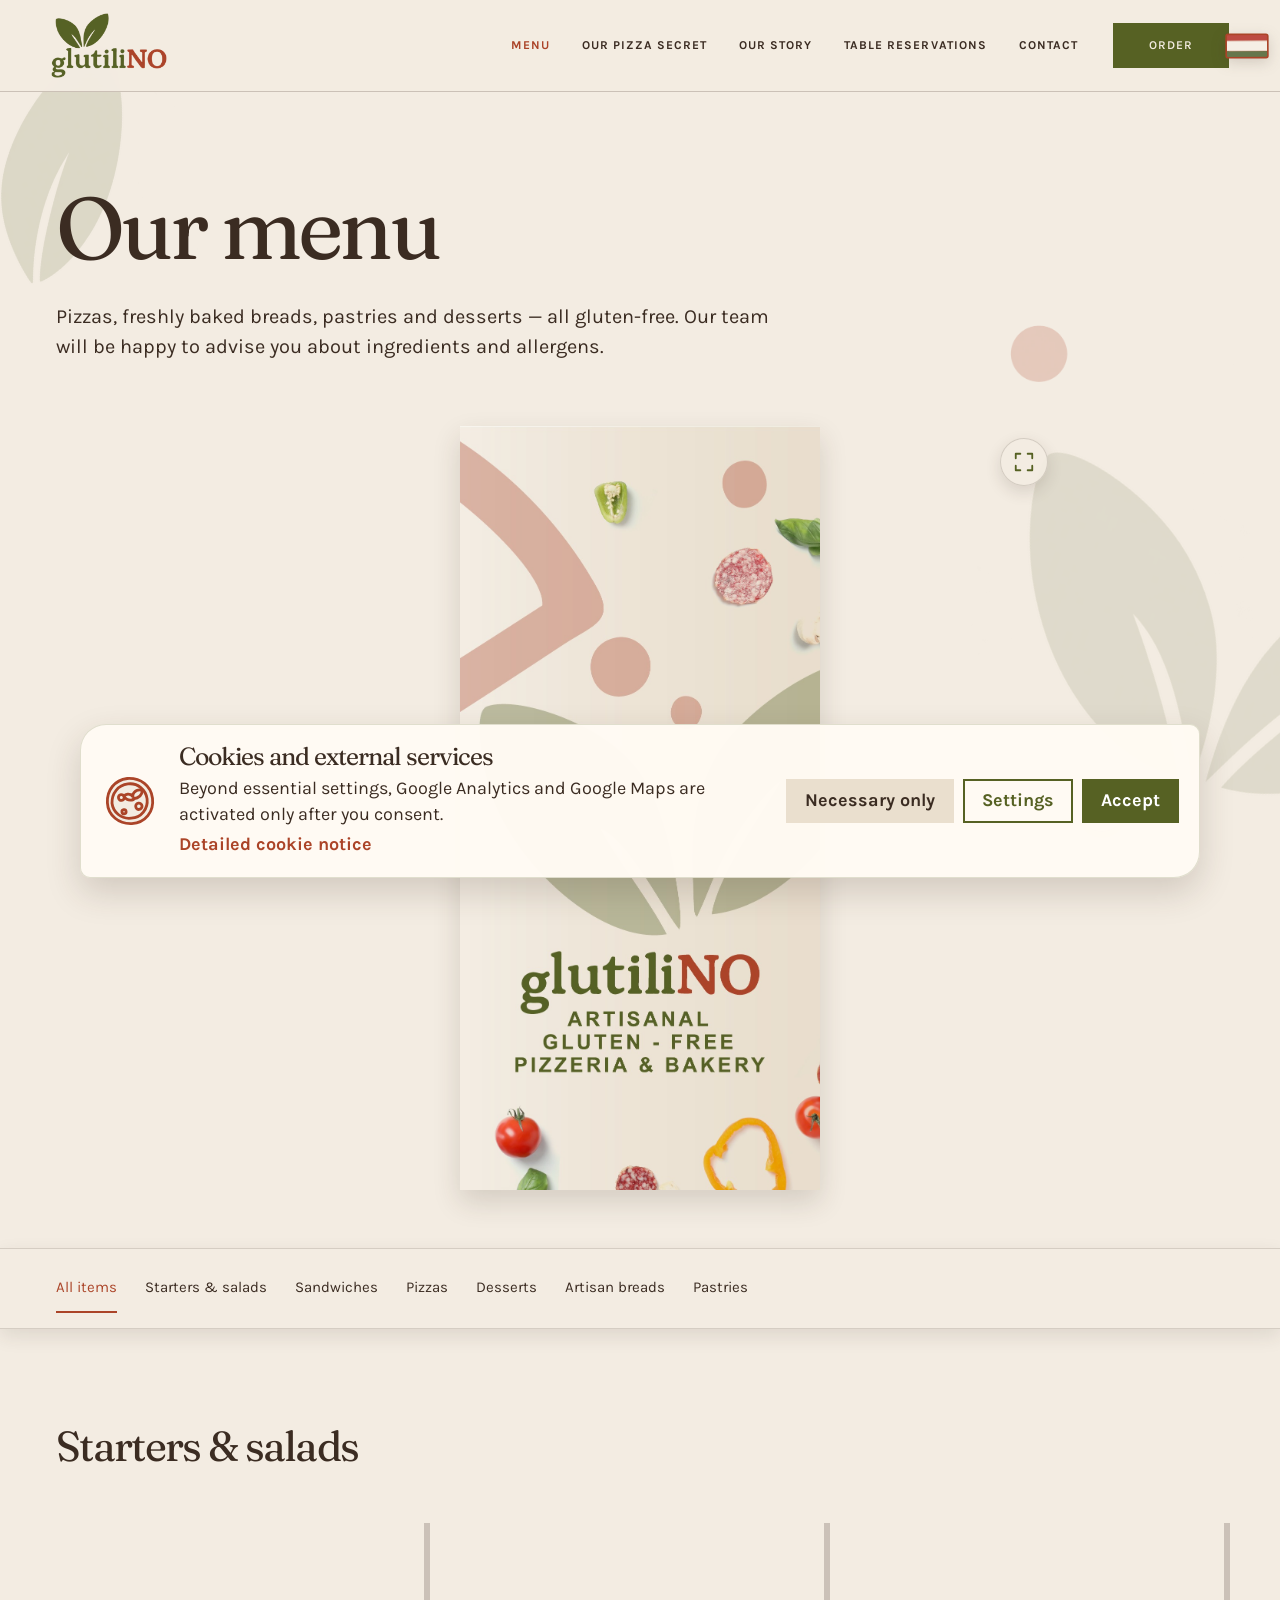
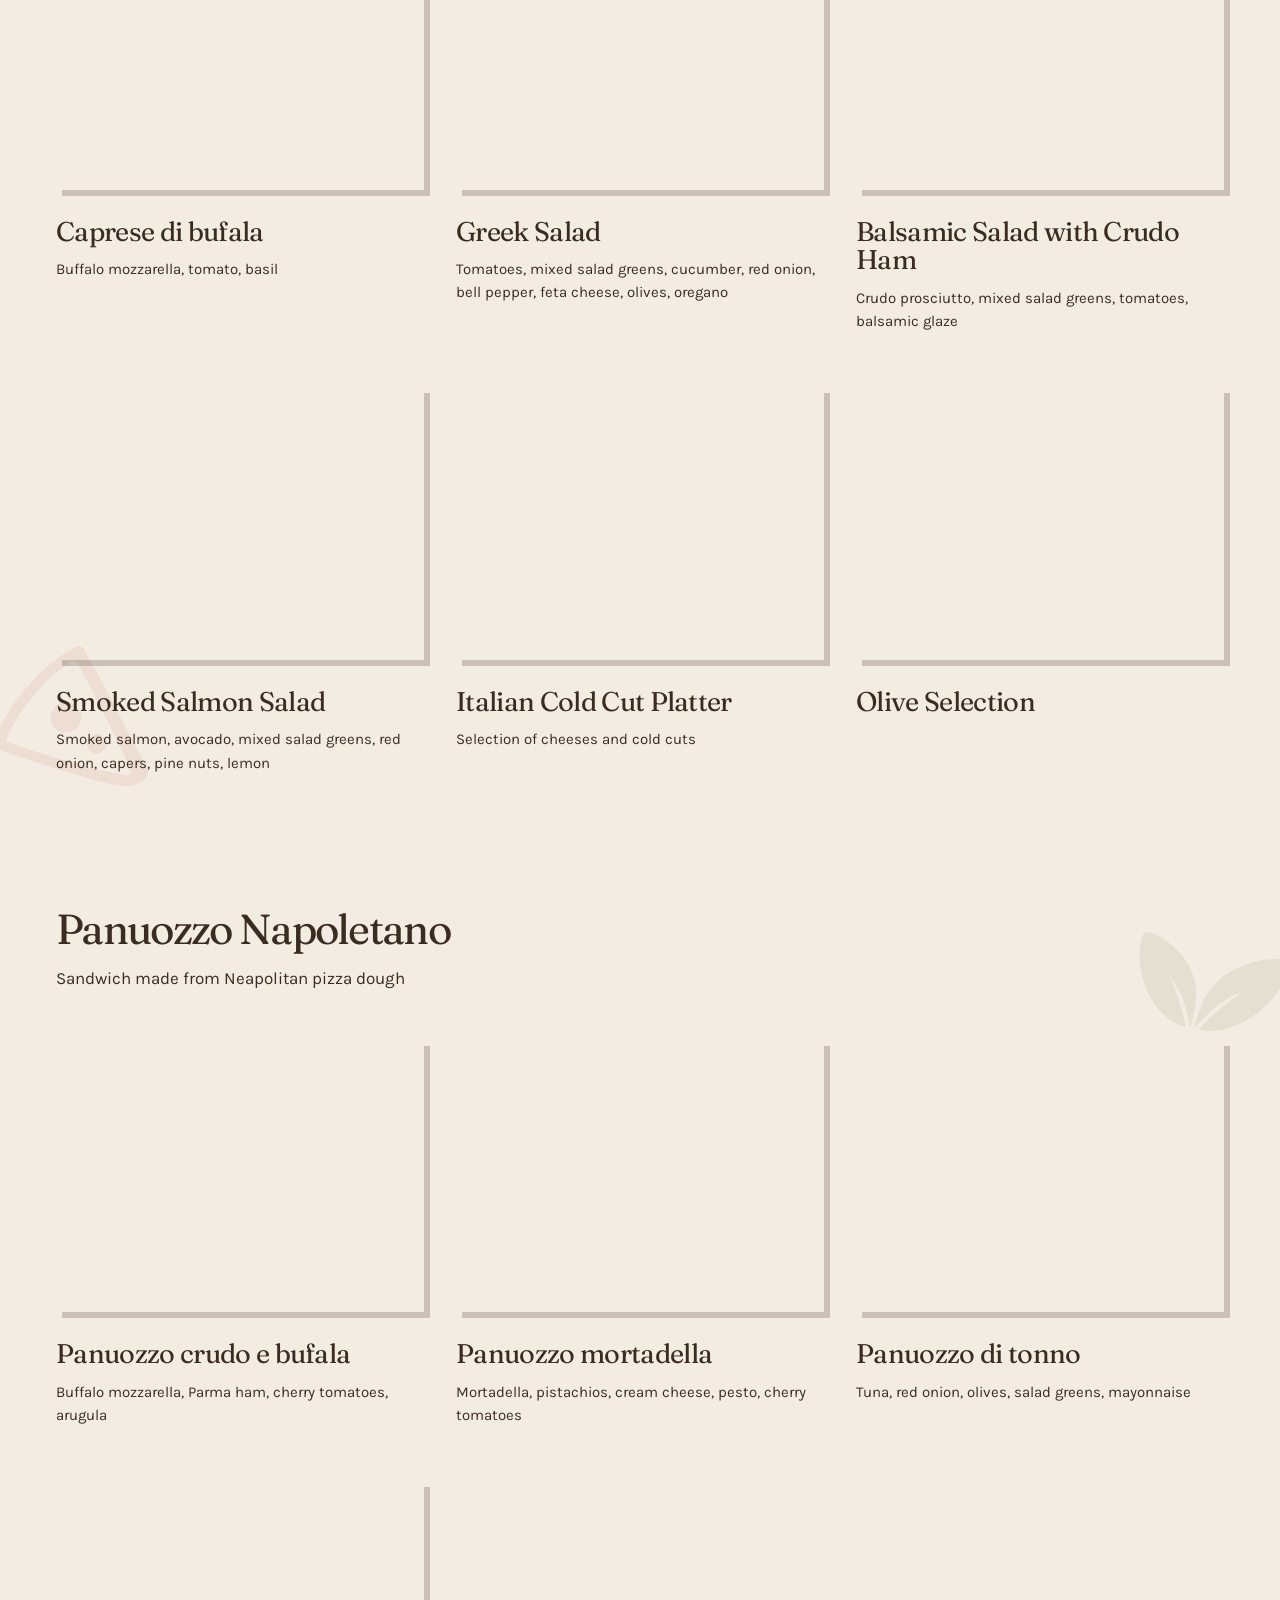
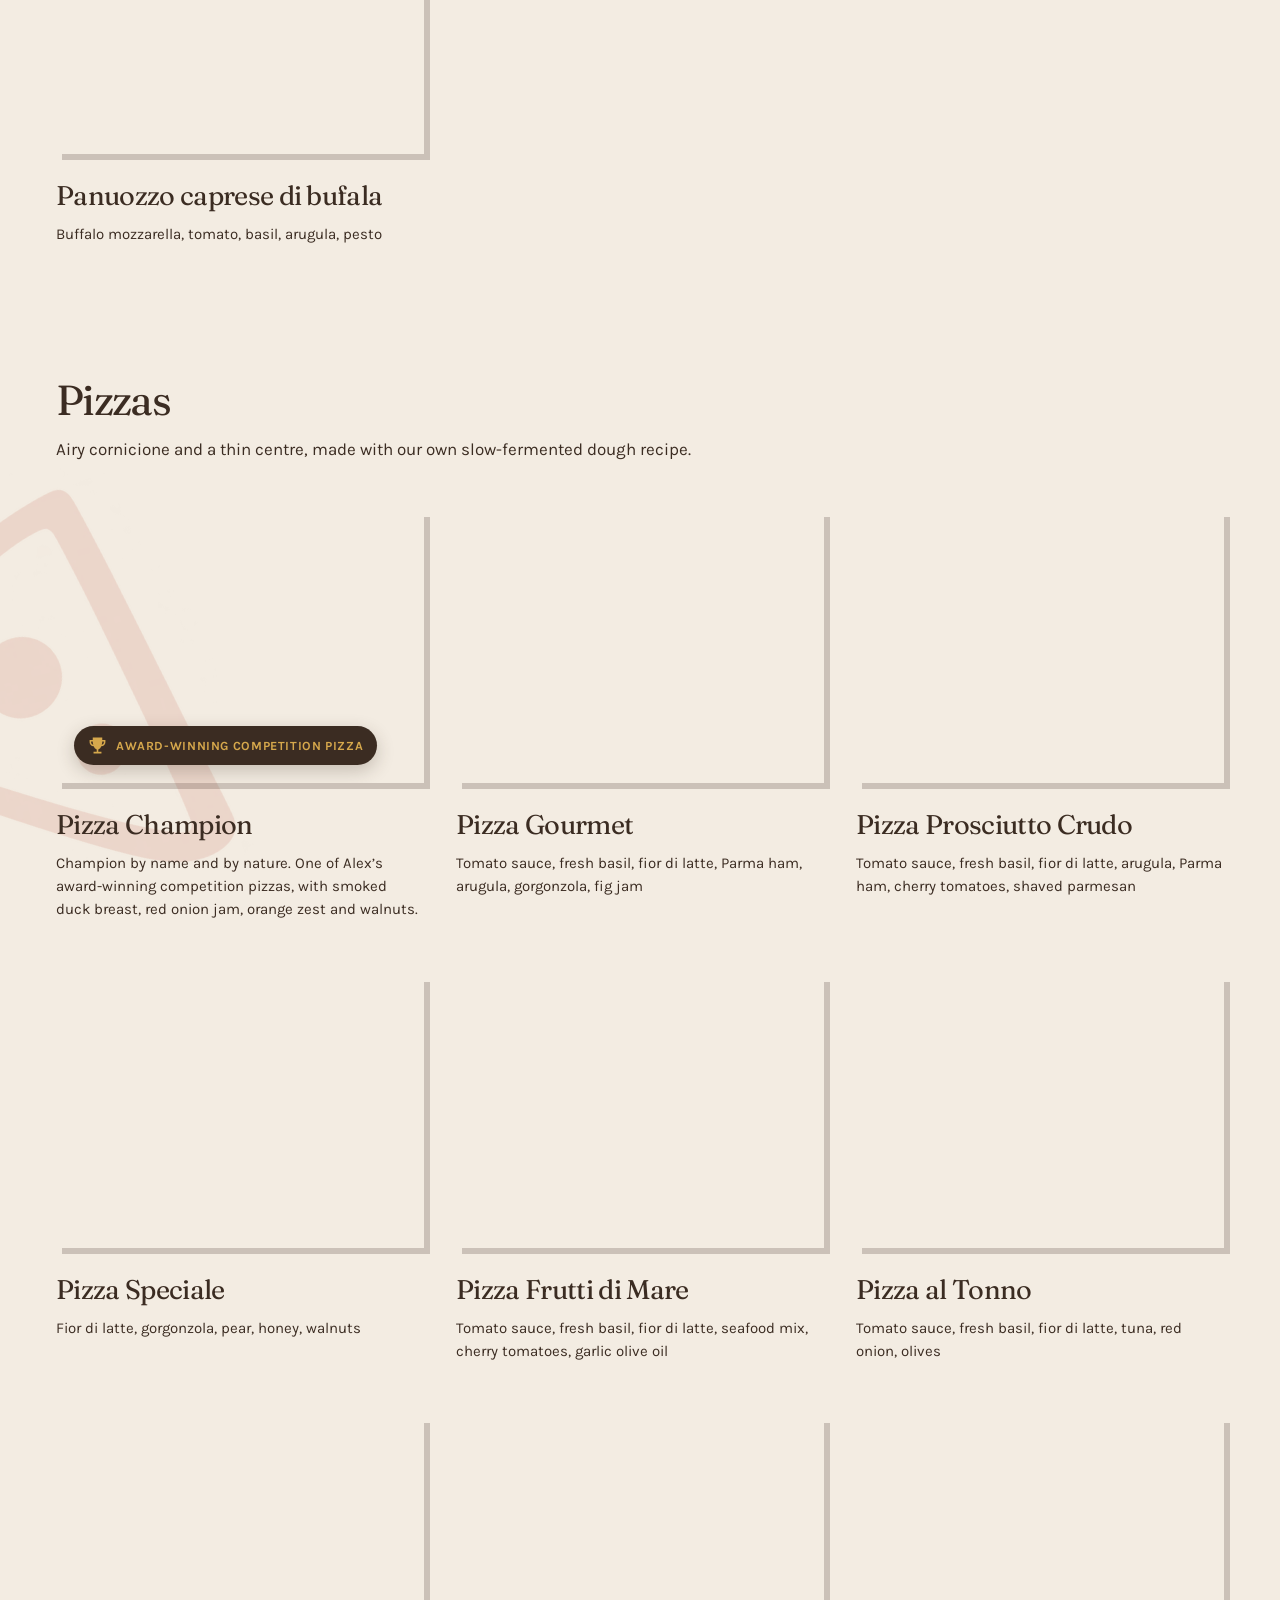
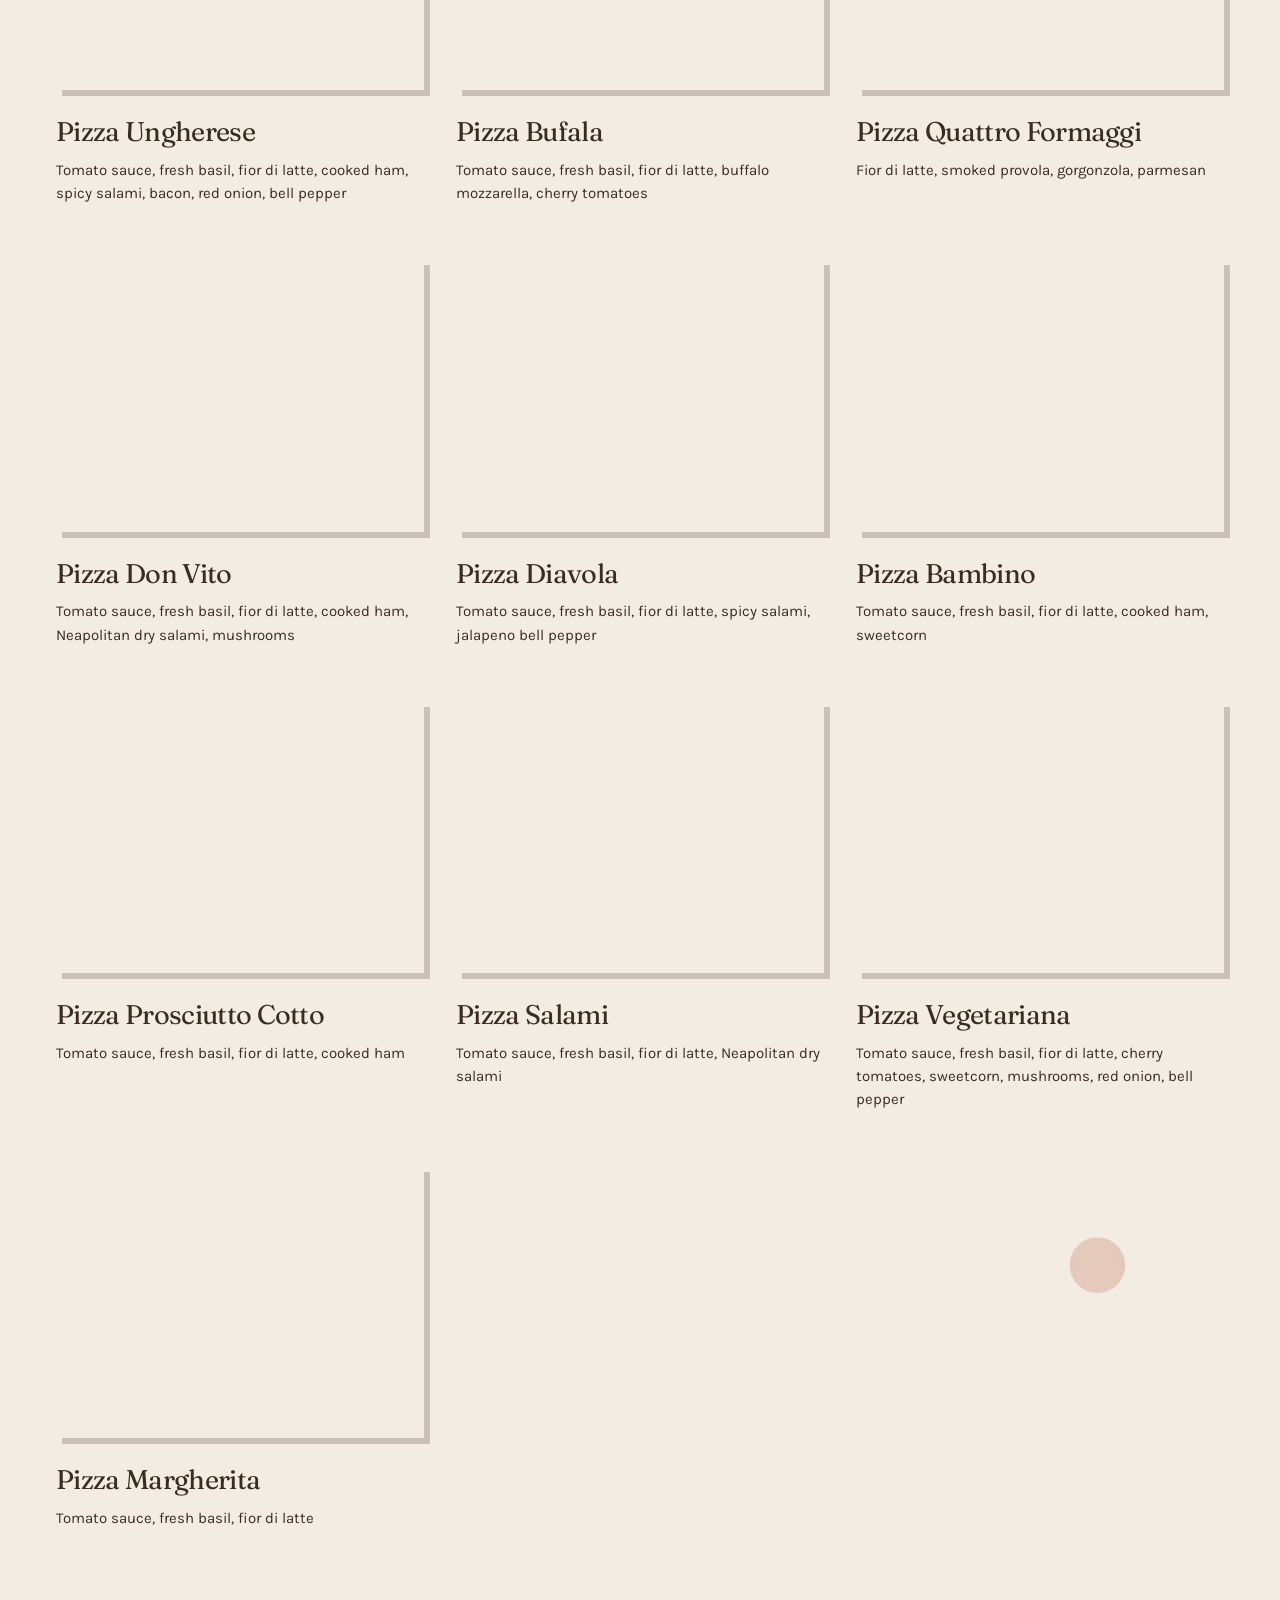
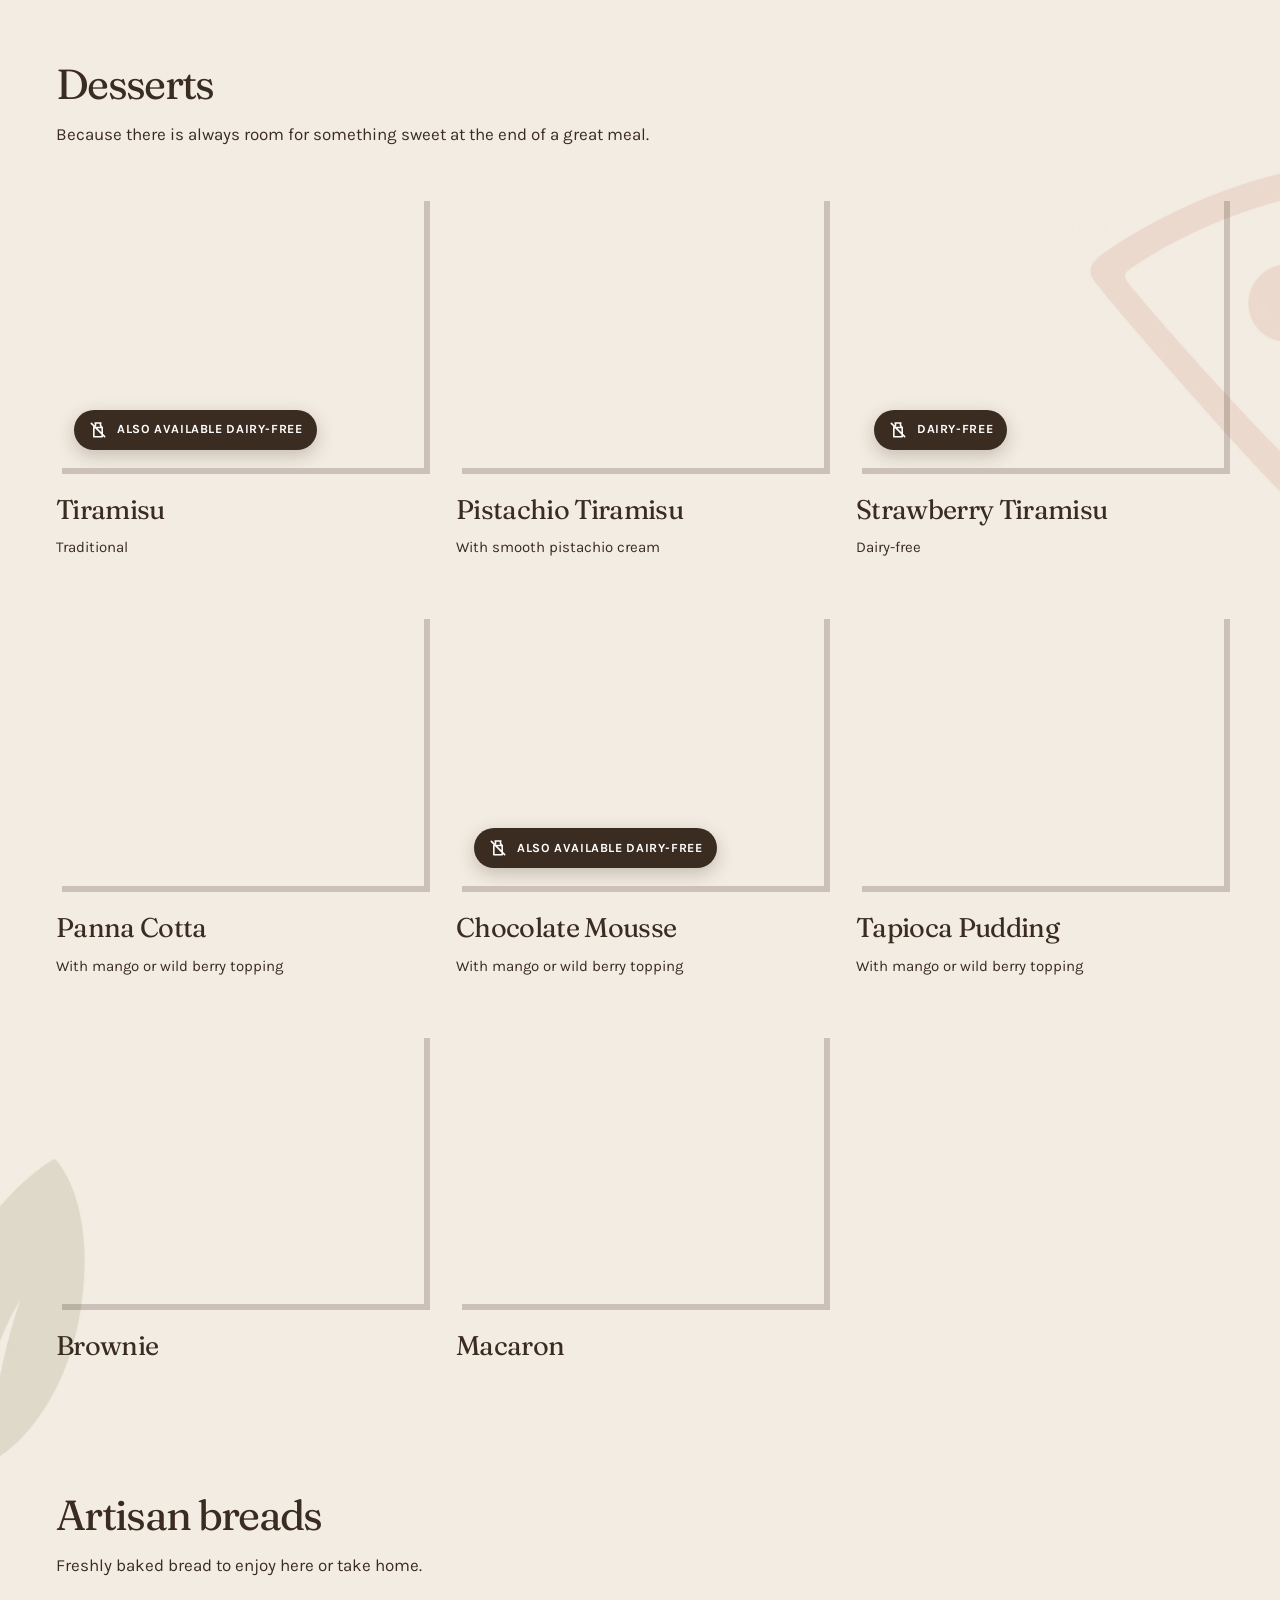
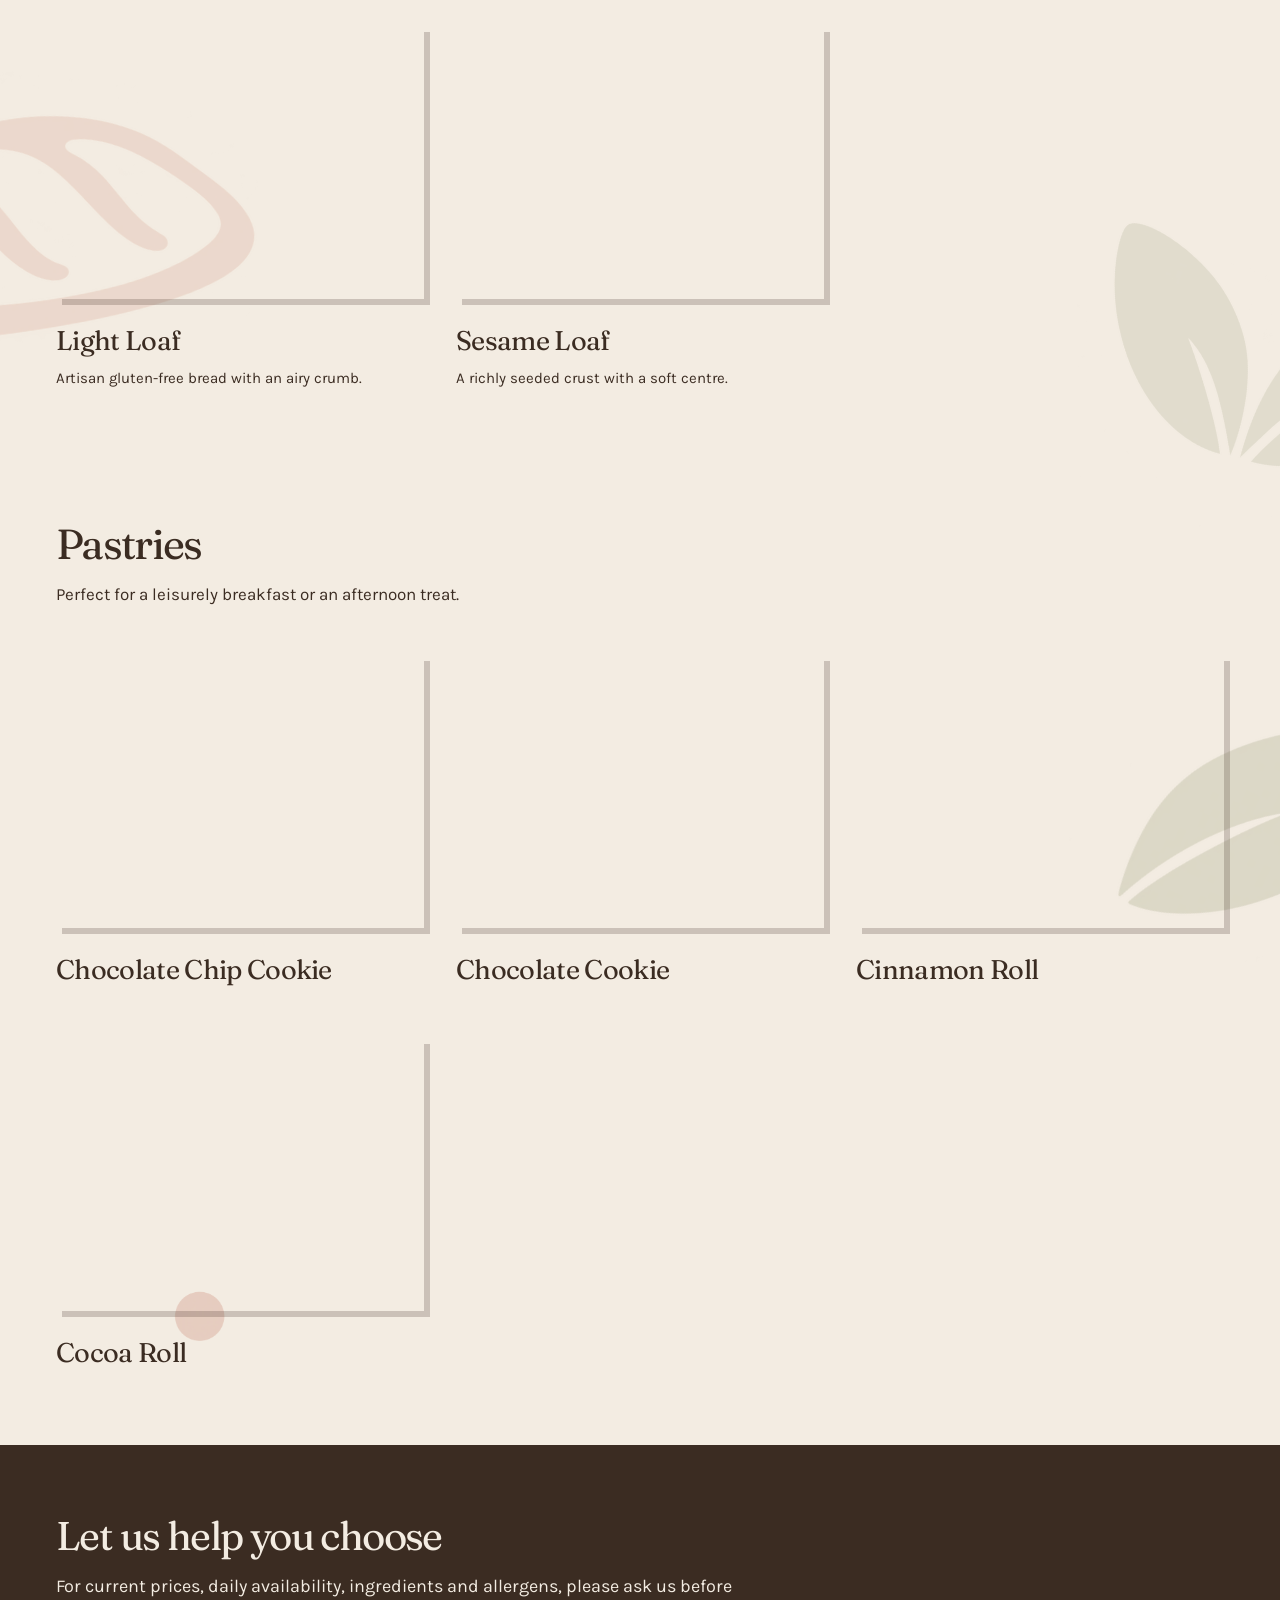
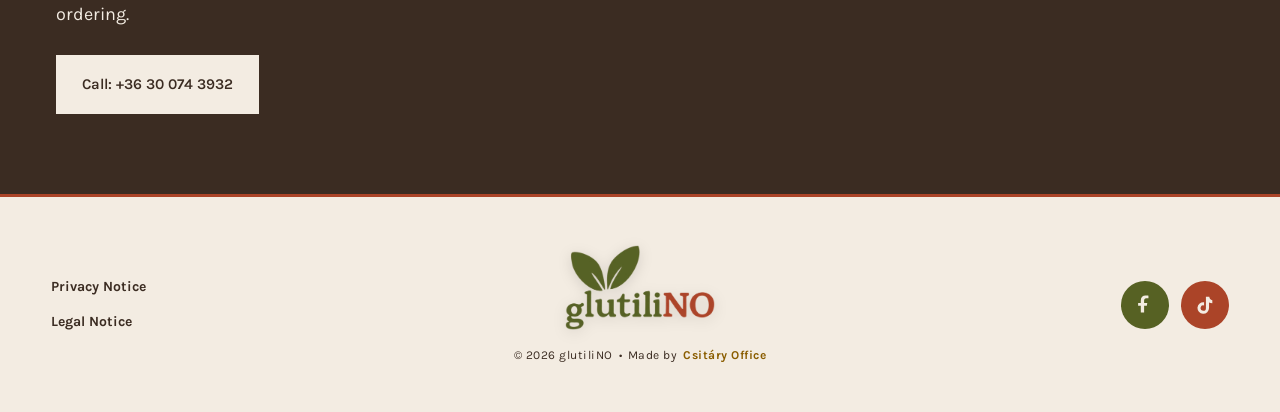
<file: en/menu.html>
<!doctype html>
<html lang="en">
<head>
<meta charset="utf-8">
<meta name="viewport" content="width=device-width, initial-scale=1">
<meta http-equiv="Content-Security-Policy" content="default-src &#x27;self&#x27;; script-src &#x27;self&#x27; https://www.googletagmanager.com &#x27;sha256-Ov9Z1wcxmJk1yiwxKAOavHxxVjlBROKBOkN0x5L8jXU=&#x27;; style-src &#x27;self&#x27;; img-src &#x27;self&#x27; data: https://www.google-analytics.com; font-src &#x27;self&#x27;; media-src &#x27;self&#x27;; connect-src &#x27;self&#x27; https://www.google-analytics.com https://region1.google-analytics.com; frame-src https://www.google.com; object-src &#x27;none&#x27;; base-uri &#x27;self&#x27;; form-action &#x27;none&#x27;">
<title>Our Menu | Gluten-Free Pizzas, Breads and Desserts – glutiliNO</title>
<meta name="description" content="Explore glutiliNO’s gluten-free menu: Neapolitan pizzas, panuozzi, salads, artisan breads, pastries and desserts in Budapest’s 13th district.">
<meta name="robots" content="index,follow">
<meta name="theme-color" content="#F3ECE2">
<meta name="google-analytics-id" content="">
<link rel="canonical" href="https://www.glutilino.hu/en/menu">
<link rel="alternate" hreflang="hu" href="https://www.glutilino.hu/etlap">
<link rel="alternate" hreflang="en" href="https://www.glutilino.hu/en/menu">
<link rel="alternate" hreflang="x-default" href="https://www.glutilino.hu/etlap">
<meta property="og:type" content="website">
<meta property="og:locale" content="en_GB">
<meta property="og:site_name" content="glutiliNO">
<meta property="og:title" content="Our Menu | Gluten-Free Pizzas, Breads and Desserts – glutiliNO">
<meta property="og:description" content="Explore glutiliNO’s gluten-free menu: Neapolitan pizzas, panuozzi, salads, artisan breads, pastries and desserts in Budapest’s 13th district.">
<meta property="og:url" content="https://www.glutilino.hu/en/menu">
<meta property="og:image" content="https://www.glutilino.hu/assets/social.jpg">
<meta property="og:image:width" content="1200">
<meta property="og:image:height" content="630">
<meta property="og:image:alt" content="glutiliNO gluten-free pizza">
<meta name="twitter:card" content="summary_large_image">
<link rel="icon" href="/assets/favicon.png" type="image/png">
<link rel="preload" href="/assets/fonts/font-0.woff2" as="font" type="font/woff2" crossorigin>
<link rel="preload" href="/assets/fonts/font-2.woff2" as="font" type="font/woff2" crossorigin>
<link rel="preload" href="/assets/fonts/callonsky-demo.otf" as="font" type="font/otf" crossorigin>
<link rel="preload" href="/assets/fonts/callonsky-hu.otf" as="font" type="font/otf" crossorigin>
<link rel="stylesheet" href="/assets/style.css?v=111">
<link rel="stylesheet" href="/assets/fixes-v94.css?v=94">
<link rel="stylesheet" href="/assets/fixes-v95.css?v=95">
<link rel="stylesheet" href="/assets/fixes-v96.css?v=98">
<link rel="stylesheet" href="/assets/cookie-consent.css?v=3">
<script src="/assets/consent-default.js?v=2"></script>
<script type="application/ld+json">{"@context":"https://schema.org","@type":"Restaurant","@id":"https://www.glutilino.hu/#etterem","name":"glutiliNO","description":"100% gluten-free pizzeria and bakery in Budapest, serving Neapolitan pizzas, artisan breads and desserts.","url":"https://www.glutilino.hu/en/","image":"https://www.glutilino.hu/assets/social.jpg","telephone":"+36300743932","email":"glutilino@glutilino.hu","address":{"@type":"PostalAddress","streetAddress":"Párkány utca 8.","postalCode":"1138","addressLocality":"Budapest","addressCountry":"HU"},"servesCuisine":"Italian","acceptsReservations":true,"hasMenu":"https://www.glutilino.hu/en/menu","sameAs":["https://www.facebook.com/people/Glutilino/61583295550470/","https://www.tiktok.com/@glutilino"],"openingHoursSpecification":[{"@type":"OpeningHoursSpecification","dayOfWeek":["Monday","Tuesday","Wednesday","Thursday","Friday","Saturday","Sunday"],"opens":"11:00","closes":"22:00"}]}</script>
<script src="/assets/app-en.js?v=98" defer>
</script>
<script src="/assets/cookie-consent-en.js?v=3" defer></script>
</head>
<body class="menu-page">
<a class="skip" href="#tartalom">Skip to content</a>
<header class="site-header">
<a class="brand" href="/en/" aria-label="glutiliNO – home">
<img src="/assets/logo.webp" width="180" height="102" alt="glutiliNO">
</a>
<button class="menu-toggle" aria-controls="navigation" aria-expanded="false" aria-label="Open menu" hidden>
<span class="hamburger" aria-hidden="true">
<span>
</span>
<span>
</span>
<span>
</span>
</span>
</button>
<nav id="navigation" aria-label="Main navigation" hidden>
<a href="/en/menu" aria-current="page">Menu</a>
<a href="/en/#szakertelmunk">Our pizza secret</a>
<a href="/en/#rolunk">Our story</a>
<a href="/en/#asztalfoglalas">Table reservations</a>
<a href="/en/#kapcsolat">Contact</a>
<a class="nav-order" href="tel:+36300743932">Order</a>
</nav>
<a class="header-cta" href="tel:+36300743932">Order</a>
<a class="language-switch" href="/etlap" lang="hu" hreflang="hu" aria-label="Hungarian version" title="Hungarian version"><svg viewBox="0 0 76 50" aria-hidden="true"><defs><clipPath id="flag-hu"><path d="M8 6.5 H68 Q71 6.5 71 9.5 V40.5 Q71 43.5 68 43.5 H8 Q5 43.5 5 40.5 V9.5 Q5 6.5 8 6.5 Z"/></clipPath></defs><g clip-path="url(#flag-hu)"><path fill="#bd4b42" d="M0 0h76v17H0z"/><path fill="#f5efe5" d="M0 16.5h76v17H0z"/><path fill="#66764c" d="M0 33h76v17H0z"/></g><path class="language-switch-detail" d="M5 17 H71 M5 33 H71"/><path class="language-switch-ring" d="M8 6.5 H68 Q71 6.5 71 9.5 V40.5 Q71 43.5 68 43.5 H8 Q5 43.5 5 40.5 V9.5 Q5 6.5 8 6.5 Z"/></svg></a>
</header>
<main id="tartalom">
<section class="page-intro wrap">
<h1>Our menu</h1>
<p class="intro">Pizzas, freshly baked breads, pastries and desserts — all gluten-free. Our team will be happy to advise you about ingredients and allergens.</p>
</section>
<section class="menu-book-section" aria-labelledby="menu-book-title">
<div class="wrap">
<h2 class="sr-only" id="menu-book-title">The glutiliNO printed menu</h2>
<div class="menu-book is-cover" data-menu-book tabindex="0" aria-label="Page-turning menu">
<button class="menu-book-fullscreen" type="button" data-book-fullscreen aria-label="Open menu in full screen">
<svg viewBox="0 0 24 24" aria-hidden="true">
<path d="M8 3H3v5M16 3h5v5M8 21H3v-5M16 21h5v-5"/>
</svg>
</button>
<button class="menu-book-close" type="button" data-book-close aria-label="Exit full screen">×</button>
<button class="menu-book-zoom" type="button" data-book-zoom aria-label="Enable zoom" aria-pressed="false">
<svg viewBox="0 0 24 24" aria-hidden="true">
<circle cx="10.5" cy="10.5" r="6.5"/><path d="m15.5 15.5 5 5M10.5 7v7M7 10.5h7"/>
</svg>
</button>
<button class="menu-book-arrow menu-book-arrow-prev" type="button" data-book-prev disabled aria-label="Previous spread">
<span aria-hidden="true">‹</span>
</button>
<div class="menu-book-stage">
<div class="menu-book-spread is-active" data-book-spread aria-hidden="false">
<div class="menu-book-page menu-book-blank" aria-hidden="true">
</div>
<figure class="menu-book-page">
<img src="/assets/menu-book-en-cover.jpg" width="993" height="2105" alt="Cover of the glutiliNO menu" fetchpriority="high" decoding="async" draggable="false">
</figure>
</div>
<div class="menu-book-spread" data-book-spread aria-hidden="true">
<figure class="menu-book-page">
<img src="/assets/menu-book-en-food-1.jpg" width="992" height="2105" alt="Menu: starters, salads, panuozzi and pizzas" loading="lazy" decoding="async" draggable="false">
</figure>
<figure class="menu-book-page">
<img src="/assets/menu-book-en-food-2.jpg" width="992" height="2105" alt="Menu: pizzas and extra toppings" loading="lazy" decoding="async" draggable="false">
</figure>
</div>
<div class="menu-book-spread" data-book-spread aria-hidden="true">
<figure class="menu-book-page">
<img src="/assets/menu-book-en-drinks-1.jpg" width="992" height="2105" alt="Drinks menu: coffee, tea, mineral water, lemonade and soft drinks" loading="lazy" decoding="async" draggable="false">
</figure>
<figure class="menu-book-page">
<img src="/assets/menu-book-en-drinks-2.jpg" width="992" height="2105" alt="Drinks menu: juices, gluten-free beers, cocktails and spirits" loading="lazy" decoding="async" draggable="false">
</figure>
</div>
<div class="menu-book-spread" data-book-spread aria-hidden="true">
<figure class="menu-book-page">
<img src="/assets/menu-book-en-back.jpg" width="993" height="2105" alt="Desserts and glutiliNO contact details" loading="lazy" decoding="async" draggable="false">
</figure>
<div class="menu-book-page menu-book-blank" aria-hidden="true">
</div>
</div>
</div>
<button class="menu-book-arrow menu-book-arrow-next" type="button" data-book-next aria-label="Next spread">
<span aria-hidden="true">›</span>
</button>
<p class="sr-only" data-book-status aria-live="polite">Cover</p>
<div class="menu-book-magnifier" data-book-magnifier aria-hidden="true">
</div>
</div>
</div>
</section>
<div class="filter-bar" hidden>
<div class="wrap filters" aria-label="Filter menu categories">
<button data-filter="all" aria-pressed="true">All items</button>
<button data-filter="eloetelek" aria-pressed="false">Starters & salads</button>
<button data-filter="szendvicsek" aria-pressed="false">Sandwiches</button>
<button data-filter="pizza" aria-pressed="false">Pizzas</button>
<button data-filter="desszert" aria-pressed="false">Desserts</button>
<button data-filter="kenyer" aria-pressed="false">Artisan breads</button>
<button data-filter="peksutemeny" aria-pressed="false">Pastries</button>
</div>
</div>
<div class="wrap menu-content">
<p class="sr-only" id="filter-status" role="status">
</p>
<section class="menu-section" id="eloetelek" data-category="eloetelek">
<div class="section-heading">
<div>
<h2>Starters & salads</h2>
</div>
</div>
<div class="menu-grid">
<article class="menu-item">
<img class="" src="/assets/eloetel-caprese-di-bufala.webp" width="1621" height="1080" alt="Caprese di bufala – glutiliNO" loading="lazy" decoding="async">
<div>
<h3>Caprese di bufala</h3>
<p>Buffalo mozzarella, tomato, basil</p>
</div>
</article>
<article class="menu-item">
<img class="" src="/assets/eloetel-gorog-salata.webp" width="1621" height="1080" alt="Greek Salad – glutiliNO" loading="lazy" decoding="async">
<div>
<h3>Greek Salad</h3>
<p>Tomatoes, mixed salad greens, cucumber, red onion, bell pepper, feta cheese, olives, oregano</p>
</div>
</article>
<article class="menu-item">
<img class="" src="/assets/eloetel-balzsamos-prosciutto.webp" width="1621" height="1080" alt="Balsamic Salad with Crudo Ham – glutiliNO" loading="lazy" decoding="async">
<div>
<h3>Balsamic Salad with Crudo Ham</h3>
<p>Crudo prosciutto, mixed salad greens, tomatoes, balsamic glaze</p>
</div>
</article>
<article class="menu-item">
<img class="" src="/assets/eloetel-fustolt-lazacos-salata.webp" width="1621" height="1080" alt="Smoked Salmon Salad – glutiliNO" loading="lazy" decoding="async">
<div>
<h3>Smoked Salmon Salad</h3>
<p>Smoked salmon, avocado, mixed salad greens, red onion, capers, pine nuts, lemon</p>
</div>
</article>
<article class="menu-item">
<img class="" src="/assets/eloetel-olasz-hidegtal.webp" width="1621" height="1080" alt="Italian Cold Cut Platter – glutiliNO" loading="lazy" decoding="async">
<div>
<h3>Italian Cold Cut Platter</h3>
<p>Selection of cheeses and cold cuts</p>
</div>
</article>
<article class="menu-item">
<img class="" src="/assets/eloetel-olivabogyo-valogatas.webp" width="1621" height="1080" alt="Olive Selection – glutiliNO" loading="lazy" decoding="async">
<div>
<h3>Olive Selection</h3>
</div>
</article>
</div>
</section>
<section class="menu-section" id="szendvicsek" data-category="szendvicsek">
<div class="section-heading">
<div>
<h2>Panuozzo Napoletano</h2>
</div>
<p>Sandwich made from Neapolitan pizza dough</p>
</div>
<div class="menu-grid">
<article class="menu-item">
<img class="" src="/assets/panuozzo-crudo-e-bufala.webp" width="1621" height="1080" alt="Panuozzo crudo e bufala – glutiliNO" loading="lazy" decoding="async">
<div>
<h3>Panuozzo crudo e bufala</h3>
<p>Buffalo mozzarella, Parma ham, cherry tomatoes, arugula</p>
</div>
</article>
<article class="menu-item">
<img class="" src="/assets/panuozzo-mortadella.webp" width="1621" height="1080" alt="Panuozzo mortadella – glutiliNO" loading="lazy" decoding="async">
<div>
<h3>Panuozzo mortadella</h3>
<p>Mortadella, pistachios, cream cheese, pesto, cherry tomatoes</p>
</div>
</article>
<article class="menu-item">
<img class="" src="/assets/panuozzo-di-tonno.webp" width="1621" height="1080" alt="Panuozzo di tonno – glutiliNO" loading="lazy" decoding="async">
<div>
<h3>Panuozzo di tonno</h3>
<p>Tuna, red onion, olives, salad greens, mayonnaise</p>
</div>
</article>
<article class="menu-item">
<img class="" src="/assets/panuozzo-caprese-di-bufala.webp" width="1621" height="1080" alt="Panuozzo caprese di bufala – glutiliNO" loading="lazy" decoding="async">
<div>
<h3>Panuozzo caprese di bufala</h3>
<p>Buffalo mozzarella, tomato, basil, arugula, pesto</p>
</div>
</article>
</div>
</section>
<section class="menu-section" id="pizza" data-category="pizza">
<div class="section-heading">
<div>
<h2>Pizzas</h2>
</div>
<p>Airy cornicione and a thin centre, made with our own slow-fermented dough recipe.</p>
</div>
<div class="menu-grid">
<article class="menu-item menu-item-champion">
<div class="menu-item-media">
<img src="/assets/pizza-champion-retro-1793812296919.webp" width="1621" height="1080" alt="Pizza Champion – glutiliNO" loading="lazy" decoding="async">
<img class="menu-item-hover" src="/assets/pizza-champion-szelet-retro-1793812296578.webp" width="1621" height="1080" alt="" aria-hidden="true" loading="lazy" decoding="async">
<div class="champion-ribbon"><svg viewBox="0 0 24 24" aria-hidden="true"><path d="M18 2H6v3H2v3c0 2.76 2.24 5 5 5h.17A6.02 6.02 0 0 0 11 16.91V20H7v2h10v-2h-4v-3.09A6.02 6.02 0 0 0 16.83 13H17c2.76 0 5-2.24 5-5V5h-4V2ZM7 11C5.34 11 4 9.66 4 8V7h2v1c0 1.06.28 2.05.77 2.91C6.69 10.97 6.85 11 7 11Zm13-3c0 1.66-1.34 3-3 3 .15 0 .31-.03.23-.09.49-.86.77-1.85.77-2.91V7h2v1Z"/></svg><span>Award-winning competition pizza</span></div>
</div>
<div>
<h3>Pizza Champion</h3>
<p>Champion by name and by nature. One of Alex’s award-winning competition pizzas, with smoked duck breast, red onion jam, orange zest and walnuts.</p>
</div>
</article>
<article class="menu-item">
<div class="menu-item-media">
<img src="/assets/pizza-gourmet-retro-1793812299680.webp" width="1621" height="1080" alt="Pizza Gourmet – glutiliNO" loading="lazy" decoding="async">
<img class="menu-item-hover" src="/assets/pizza-gorumet-szelet-retro-1793812299330.webp" width="1621" height="1080" alt="" aria-hidden="true" loading="lazy" decoding="async">
</div>
<div>
<h3>Pizza Gourmet</h3>
<p>Tomato sauce, fresh basil, fior di latte, Parma ham, arugula, gorgonzola, fig jam</p>
</div>
</article>
<article class="menu-item">
<div class="menu-item-media">
<img src="/assets/pizza-prosciutto-crudo-retro-1793812301383.webp" width="1621" height="1080" alt="Pizza Prosciutto Crudo – glutiliNO" loading="lazy" decoding="async">
<img class="menu-item-hover" src="/assets/pizza-prosciutto-crudo-szelet-retro-1793812301042.webp" width="1621" height="1080" alt="" aria-hidden="true" loading="lazy" decoding="async">
</div>
<div>
<h3>Pizza Prosciutto Crudo</h3>
<p>Tomato sauce, fresh basil, fior di latte, arugula, Parma ham, cherry tomatoes, shaved parmesan</p>
</div>
</article>
<article class="menu-item">
<div class="menu-item-media">
<img src="/assets/pizza-speciale-retro-1793812303433.webp" width="1621" height="1080" alt="Pizza Speciale – glutiliNO" loading="lazy" decoding="async">
<img class="menu-item-hover" src="/assets/pizza-speciale-szelet-retro-1793812303098.webp" width="1621" height="1080" alt="" aria-hidden="true" loading="lazy" decoding="async">
</div>
<div>
<h3>Pizza Speciale</h3>
<p>Fior di latte, gorgonzola, pear, honey, walnuts</p>
</div>
</article>
<article class="menu-item">
<div class="menu-item-media">
<img src="/assets/pizza-frutti-di-mare-retro-1793812298963.webp" width="1621" height="1080" alt="Pizza Frutti di Mare – glutiliNO" loading="lazy" decoding="async">
<img class="menu-item-hover" src="/assets/pizza-frutti-di-mare-szelet-retro-1793812298632.webp" width="1621" height="1080" alt="" aria-hidden="true" loading="lazy" decoding="async">
</div>
<div>
<h3>Pizza Frutti di Mare</h3>
<p>Tomato sauce, fresh basil, fior di latte, seafood mix, cherry tomatoes, garlic olive oil</p>
</div>
</article>
<article class="menu-item">
<div class="menu-item-media">
<img src="/assets/pizza-al-tonno-retro-1793812293575.webp" width="1621" height="1080" alt="Pizza al Tonno – glutiliNO" loading="lazy" decoding="async">
<img class="menu-item-hover" src="/assets/pizza-al-tonno-szelet-retro-1793812293209.webp" width="1621" height="1080" alt="" aria-hidden="true" loading="lazy" decoding="async">
</div>
<div>
<h3>Pizza al Tonno</h3>
<p>Tomato sauce, fresh basil, fior di latte, tuna, red onion, olives</p>
</div>
</article>
<article class="menu-item">
<div class="menu-item-media">
<img src="/assets/pizza-ungherese-retro-1793812304103.webp" width="1621" height="1080" alt="Pizza Ungherese – glutiliNO" loading="lazy" decoding="async">
<img class="menu-item-hover" src="/assets/pizza-ungherese-szelet-retro-1793812303763.webp" width="1621" height="1080" alt="" aria-hidden="true" loading="lazy" decoding="async">
</div>
<div>
<h3>Pizza Ungherese</h3>
<p>Tomato sauce, fresh basil, fior di latte, cooked ham, spicy salami, bacon, red onion, bell pepper</p>
</div>
</article>
<article class="menu-item">
<div class="menu-item-media">
<img src="/assets/pizza-bufala-retro-1793812296226.webp" width="1621" height="1080" alt="Pizza Bufala – glutiliNO" loading="lazy" decoding="async">
<img class="menu-item-hover" src="/assets/pizza-bufala-szelet-retro-1793812295874.webp" width="1621" height="1080" alt="" aria-hidden="true" loading="lazy" decoding="async">
</div>
<div>
<h3>Pizza Bufala</h3>
<p>Tomato sauce, fresh basil, fior di latte, buffalo mozzarella, cherry tomatoes</p>
</div>
</article>
<article class="menu-item">
<div class="menu-item-media">
<img src="/assets/pizza-quattro-formaggi-retro-1793812302071.webp" width="1621" height="1080" alt="Pizza Quattro Formaggi – glutiliNO" loading="lazy" decoding="async">
<img class="menu-item-hover" src="/assets/pizza-quattro-formaggi-szelet-retro-1793812301715.webp" width="1621" height="1080" alt="" aria-hidden="true" loading="lazy" decoding="async">
</div>
<div>
<h3>Pizza Quattro Formaggi</h3>
<p>Fior di latte, smoked provola, gorgonzola, parmesan</p>
</div>
</article>
<article class="menu-item">
<div class="menu-item-media">
<img src="/assets/pizza-don-vito-retro-1793812298297.webp" width="1621" height="1080" alt="Pizza Don Vito – glutiliNO" loading="lazy" decoding="async">
<img class="menu-item-hover" src="/assets/pizza-don-vito-szelet-retro-1793812297954.webp" width="1621" height="1080" alt="" aria-hidden="true" loading="lazy" decoding="async">
</div>
<div>
<h3>Pizza Don Vito</h3>
<p>Tomato sauce, fresh basil, fior di latte, cooked ham, Neapolitan dry salami, mushrooms</p>
</div>
</article>
<article class="menu-item">
<div class="menu-item-media">
<img src="/assets/pizza-diavola-retro-1793812297611.webp" width="1621" height="1080" alt="Pizza Diavola – glutiliNO" loading="lazy" decoding="async">
<img class="menu-item-hover" src="/assets/pizza-diavola-szelet-retro-1793812297267.webp" width="1621" height="1080" alt="" aria-hidden="true" loading="lazy" decoding="async">
</div>
<div>
<h3>Pizza Diavola</h3>
<p>Tomato sauce, fresh basil, fior di latte, spicy salami, jalapeno bell pepper</p>
</div>
</article>
<article class="menu-item">
<div class="menu-item-media">
<img src="/assets/pizza-bambino-retro-1793812294291.webp" width="1621" height="1080" alt="Pizza Bambino – glutiliNO" loading="lazy" decoding="async">
<img class="menu-item-hover" src="/assets/pizza-bambino-szelet-retro-1793812293943.webp" width="1621" height="1080" alt="" aria-hidden="true" loading="lazy" decoding="async">
</div>
<div>
<h3>Pizza Bambino</h3>
<p>Tomato sauce, fresh basil, fior di latte, cooked ham, sweetcorn</p>
</div>
</article>
<article class="menu-item">
<div class="menu-item-media">
<img src="/assets/pizza-prosciutto-cotto-retro-1793812300703.webp" width="1621" height="1080" alt="Pizza Prosciutto Cotto – glutiliNO" loading="lazy" decoding="async">
<img class="menu-item-hover" src="/assets/pizza-prosciutto-cotto-szelet-retro-1793812300359.webp" width="1621" height="1080" alt="" aria-hidden="true" loading="lazy" decoding="async">
</div>
<div>
<h3>Pizza Prosciutto Cotto</h3>
<p>Tomato sauce, fresh basil, fior di latte, cooked ham</p>
</div>
</article>
<article class="menu-item">
<div class="menu-item-media">
<img src="/assets/pizza-salami-retro-1793812302758.webp" width="1621" height="1080" alt="Pizza Salami – glutiliNO" loading="lazy" decoding="async">
<img class="menu-item-hover" src="/assets/pizza-salami-szelet-retro-1793812302410.webp" width="1621" height="1080" alt="" aria-hidden="true" loading="lazy" decoding="async">
</div>
<div>
<h3>Pizza Salami</h3>
<p>Tomato sauce, fresh basil, fior di latte, Neapolitan dry salami</p>
</div>
</article>
<article class="menu-item">
<div class="menu-item-media">
<img src="/assets/pizza-vegetariana-retro-1793812304786.webp" width="1621" height="1080" alt="Pizza Vegetariana – glutiliNO" loading="lazy" decoding="async">
<img class="menu-item-hover" src="/assets/pizza-vegetariana-szelet-retro-1793812304448.webp" width="1621" height="1080" alt="" aria-hidden="true" loading="lazy" decoding="async">
</div>
<div>
<h3>Pizza Vegetariana</h3>
<p>Tomato sauce, fresh basil, fior di latte, cherry tomatoes, sweetcorn, mushrooms, red onion, bell pepper</p>
</div>
</article>
<article class="menu-item">
<div class="menu-item-media">
<img src="/assets/pizza-margherita-retro-1793812300005.webp" width="1621" height="1080" alt="Pizza Margherita – glutiliNO" loading="lazy" decoding="async">
</div>
<div>
<h3>Pizza Margherita</h3>
<p>Tomato sauce, fresh basil, fior di latte</p>
</div>
</article>
</div>
</section>
<section class="menu-section" id="desszert" data-category="desszert">
<div class="section-heading">
<div>
<h2>Desserts</h2>
</div>
<p>Because there is always room for something sweet at the end of a great meal.</p>
</div>
<div class="menu-grid">
<article class="menu-item">
<div class="menu-item-media">
<img src="/assets/desszert-tiramisu.webp" width="1621" height="1080" alt="Tiramisu – glutiliNO" loading="lazy" decoding="async">
<div class="dairy-free-ribbon" aria-label="Also available dairy-free">
<svg viewBox="0 0 24 24" aria-hidden="true"><path d="M8.5 3.5h7M9 3.5v3l-2 2.5V20h10V9l-2-2.5v-3M7 9h10M4 4l16 16"/></svg>
<span>Also available dairy-free</span>
</div>
</div>
<div>
<h3>Tiramisu</h3>
<p>Traditional</p>
</div>
</article>
<article class="menu-item">
<img src="/assets/desszert-pisztacias-tiramisu.webp" width="1621" height="1080" alt="Pistachio Tiramisu – glutiliNO" loading="lazy" decoding="async">
<div>
<h3>Pistachio Tiramisu</h3>
<p>With smooth pistachio cream</p>
</div>
</article>
<article class="menu-item">
<div class="menu-item-media">
<img src="/assets/desszert-epres-tiramisu-tejmentes.webp" width="1918" height="1080" alt="Strawberry Tiramisu – glutiliNO" loading="lazy" decoding="async">
<div class="dairy-free-ribbon" aria-label="Dairy-free">
<svg viewBox="0 0 24 24" aria-hidden="true"><path d="M8.5 3.5h7M9 3.5v3l-2 2.5V20h10V9l-2-2.5v-3M7 9h10M4 4l16 16"/></svg>
<span>Dairy-free</span>
</div>
</div>
<div>
<h3>Strawberry Tiramisu</h3>
<p>Dairy-free</p>
</div>
</article>
<article class="menu-item">
<img src="/assets/desszert-epres-tiramisu.webp" width="1621" height="1080" alt="Panna Cotta – glutiliNO" loading="lazy" decoding="async">
<div>
<h3>Panna Cotta</h3>
<p>With mango or wild berry topping</p>
</div>
</article>
<article class="menu-item">
<div class="menu-item-media">
<img src="/assets/desszert-csokolade-mousse.webp" width="1621" height="1080" alt="Chocolate Mousse – glutiliNO" loading="lazy" decoding="async">
<div class="dairy-free-ribbon" aria-label="Also available dairy-free">
<svg viewBox="0 0 24 24" aria-hidden="true"><path d="M8.5 3.5h7M9 3.5v3l-2 2.5V20h10V9l-2-2.5v-3M7 9h10M4 4l16 16"/></svg>
<span>Also available dairy-free</span>
</div>
</div>
<div>
<h3>Chocolate Mousse</h3>
<p>With mango or wild berry topping</p>
</div>
</article>
<article class="menu-item">
<img src="/assets/desszert-tapioka-pudding.webp" width="1621" height="1080" alt="Tapioca Pudding – glutiliNO" loading="lazy" decoding="async">
<div>
<h3>Tapioca Pudding</h3>
<p>With mango or wild berry topping</p>
</div>
</article>
<article class="menu-item">
<img src="/assets/desszert-brownie.webp" width="1621" height="1080" alt="Brownie – glutiliNO" loading="lazy" decoding="async">
<div>
<h3>Brownie</h3>
</div>
</article>
<article class="menu-item">
<div class="menu-item-media">
<img src="/assets/desszert-macaron.webp" width="1621" height="1080" alt="Macaron – glutiliNO" loading="lazy" decoding="async">
<img class="menu-item-hover" src="/assets/desszert-macaron-hover.webp" width="1621" height="1080" alt="" aria-hidden="true" loading="lazy" decoding="async">
</div>
<div>
<h3>Macaron</h3>
</div>
</article>
</div>
</section>
<section class="menu-section" id="kenyer" data-category="kenyer">
<div class="section-heading">
<div>
<h2>Artisan breads</h2>
</div>
<p>Freshly baked bread to enjoy here or take home.</p>
</div>
<div class="menu-grid">
<article class="menu-item">
<img src="/assets/kenyer-vilagos-cipo.webp" width="1621" height="1080" alt="Light Loaf – glutiliNO" loading="lazy" decoding="async">
<div>
<h3>Light Loaf</h3>
<p>Artisan gluten-free bread with an airy crumb.</p>
</div>
</article>
<article class="menu-item">
<img src="/assets/kenyer-szezammagos-cipo.webp" width="1621" height="1080" alt="Sesame Loaf – glutiliNO" loading="lazy" decoding="async">
<div>
<h3>Sesame Loaf</h3>
<p>A richly seeded crust with a soft centre.</p>
</div>
</article>
</div>
</section>
<section class="menu-section" id="peksutemeny" data-category="peksutemeny">
<div class="section-heading">
<div>
<h2>Pastries</h2>
</div>
<p>Perfect for a leisurely breakfast or an afternoon treat.</p>
</div>
<div class="menu-grid">
<article class="menu-item">
<div class="menu-item-media">
<img src="/assets/peksuti-csokidarabkas-keksz.webp" width="1621" height="1080" alt="Chocolate Chip Cookie – glutiliNO" loading="lazy" decoding="async">
<img class="menu-item-hover" src="/assets/peksuti-csokidarabkas-keksz-hover.webp" width="1621" height="1080" alt="" aria-hidden="true" loading="lazy" decoding="async">
</div>
<div>
<h3>Chocolate Chip Cookie</h3>
</div>
</article>
<article class="menu-item">
<div class="menu-item-media">
<img src="/assets/peksuti-csokis-keksz.webp" width="1621" height="1080" alt="Chocolate Cookie – glutiliNO" loading="lazy" decoding="async">
<img class="menu-item-hover" src="/assets/peksuti-csokis-keksz-hover.webp" width="1621" height="1080" alt="" aria-hidden="true" loading="lazy" decoding="async">
</div>
<div>
<h3>Chocolate Cookie</h3>
</div>
</article>
<article class="menu-item">
<div class="menu-item-media">
<img src="/assets/peksuti-fahejas-csiga.webp" width="1621" height="1080" alt="Cinnamon Roll – glutiliNO" loading="lazy" decoding="async">
</div>
<div>
<h3>Cinnamon Roll</h3>
</div>
</article>
<article class="menu-item">
<div class="menu-item-media">
<img src="/assets/peksuti-kakaos-csiga.webp" width="1621" height="1080" alt="Cocoa Roll – glutiliNO" loading="lazy" decoding="async">
<img class="menu-item-hover" src="/assets/peksuti-kakaos-csiga-hover.webp" width="1621" height="1080" alt="" aria-hidden="true" loading="lazy" decoding="async">
</div>
<div>
<h3>Cocoa Roll</h3>
</div>
</article>
</div>
</section>
</div>
<section class="menu-help">
<div class="wrap">
<h2>Let us help you choose</h2>
<p>For current prices, daily availability, ingredients and allergens, please ask us before ordering.</p>
<a class="button cream" href="tel:+36300743932">Call: +36 30 074 3932</a>
</div>
</section>
</main>
<footer class="footer">
<div class="footer-layout">
<nav class="footer-links" aria-label="Legal information">
<a href="/en/privacy">Privacy Notice</a>
<a href="/en/imprint">Legal Notice</a>
</nav>
<div class="footer-center">
<a href="/en/" aria-label="glutiliNO – home">
<img class="footer-logo" src="/assets/logo.webp" width="175" height="99" alt="glutiliNO" loading="lazy">
</a>
<div class="footer-credit">
<span>© 2026 glutiliNO</span>
<span aria-hidden="true">•</span>
              <span>Made by</span>
<a class="made-by" href="https://csitaryoffice.hu/" target="_blank" rel="noopener noreferrer">Csitáry Office</a>
</div>
</div>
<div class="social-links" aria-label="glutiliNO on social media">
<a href="https://www.facebook.com/people/Glutilino/61583295550470/" target="_blank" rel="noopener noreferrer" aria-label="glutiliNO on Facebook">
<svg viewBox="0 0 24 24" aria-hidden="true">
<path d="M14 8h3V4.4c-.5-.1-2.2-.2-4.2-.2-4.1 0-6.9 2.5-6.9 7.1V15H2v4h3.9v10h4.8V19h4l.6-4h-4.6v-3.3C10.7 10.5 11 8 14 8Z" transform="scale(.75) translate(4 -2)"/>
</svg>
</a>
<a href="https://www.tiktok.com/@glutilino" target="_blank" rel="noopener noreferrer" aria-label="glutiliNO on TikTok">
<svg viewBox="0 0 24 24" aria-hidden="true">
<path d="M16.7 3c.2 1.8 1.2 3.2 3.3 3.7v3.4c-1.3 0-2.5-.3-3.6-.9v6.1A6.3 6.3 0 1 1 11 9.1v3.5a2.9 2.9 0 1 0 2 2.7V3h3.7Z"/>
</svg>
</a>
</div>
</div>
</footer>
</body>
</html>
</file>
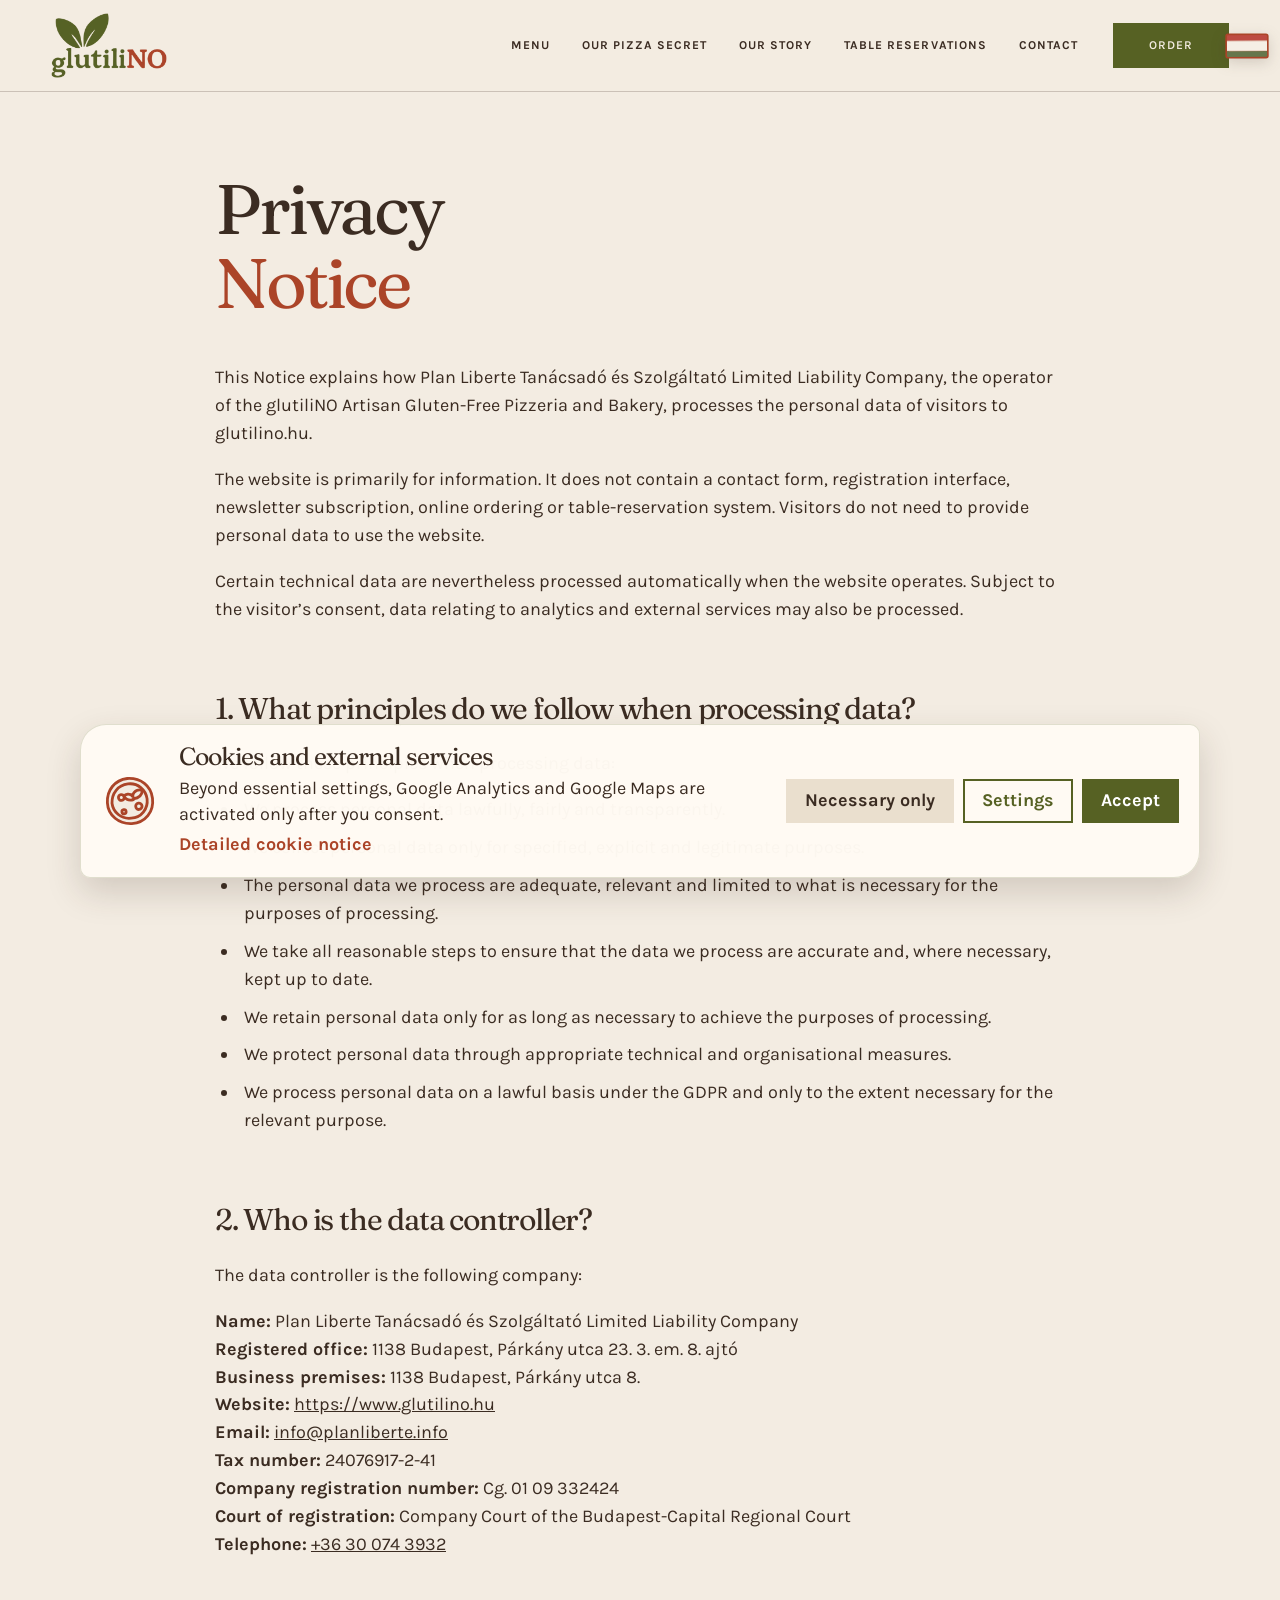
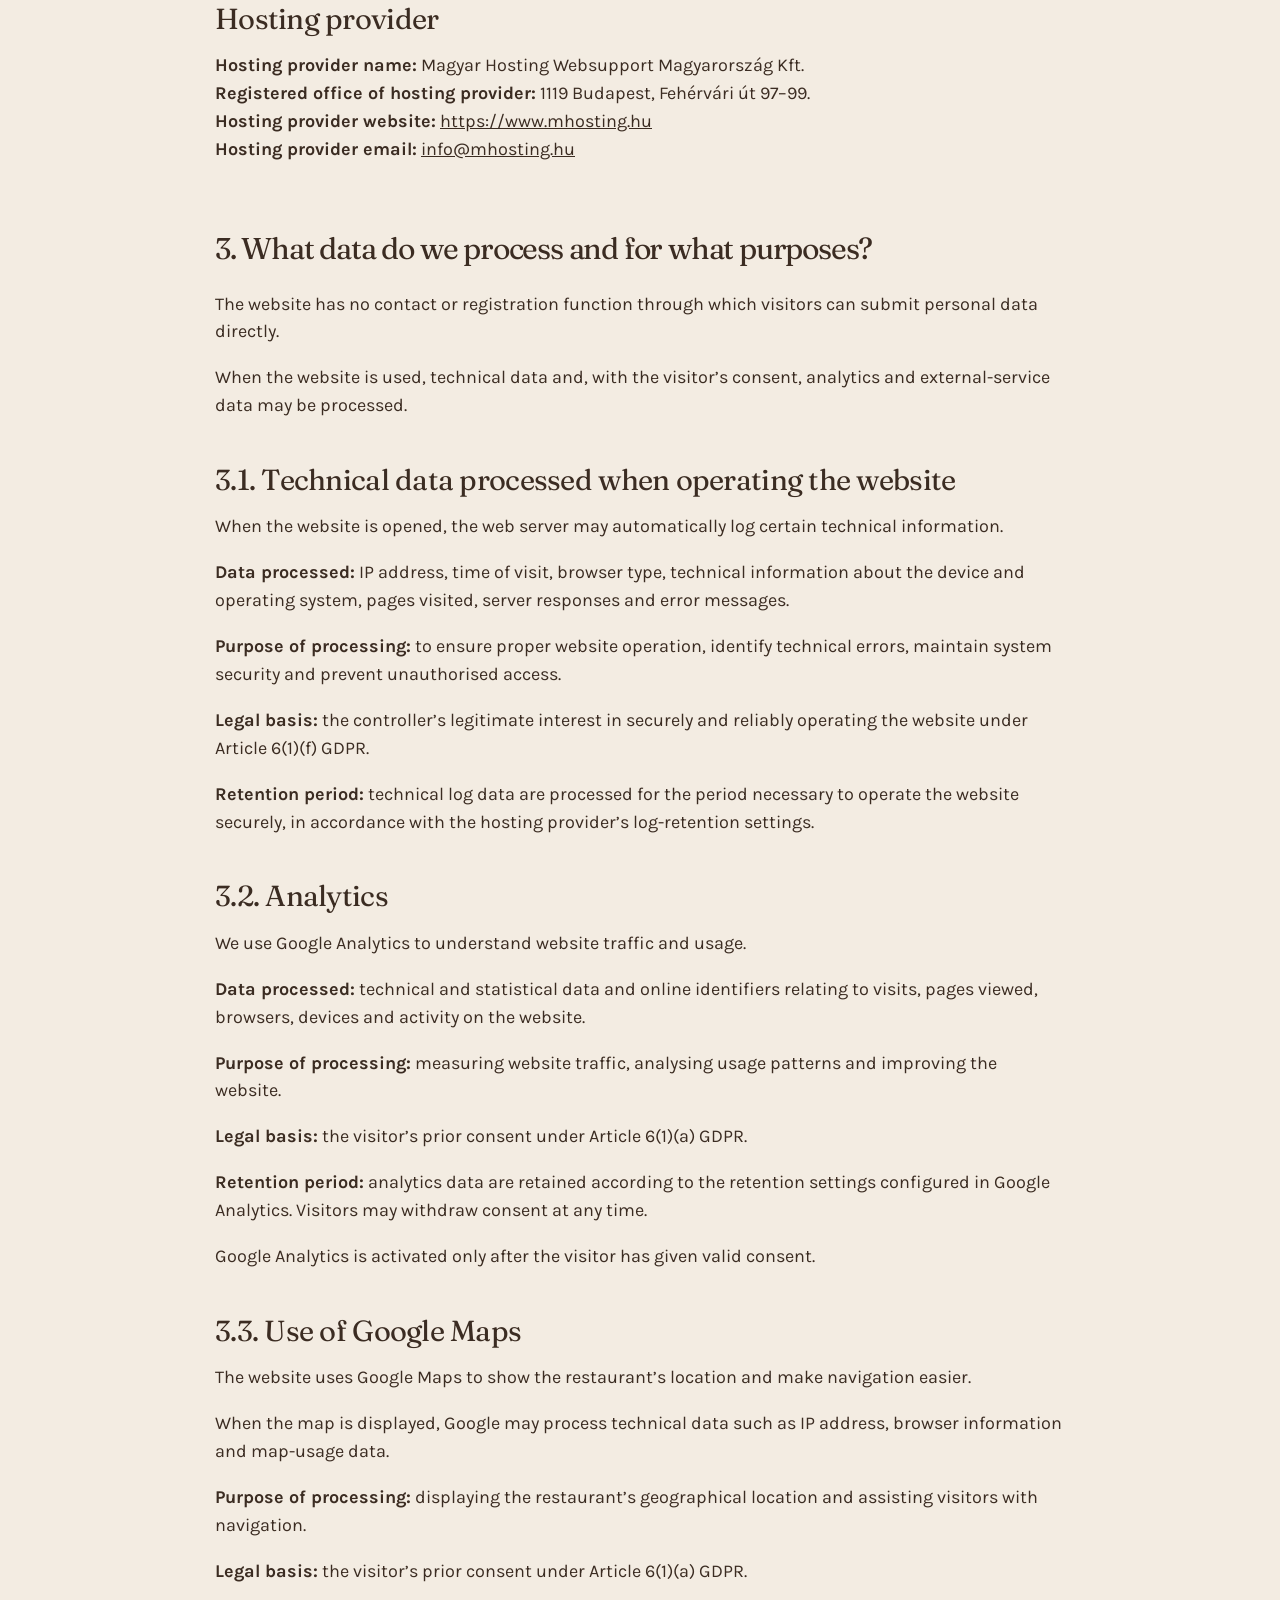
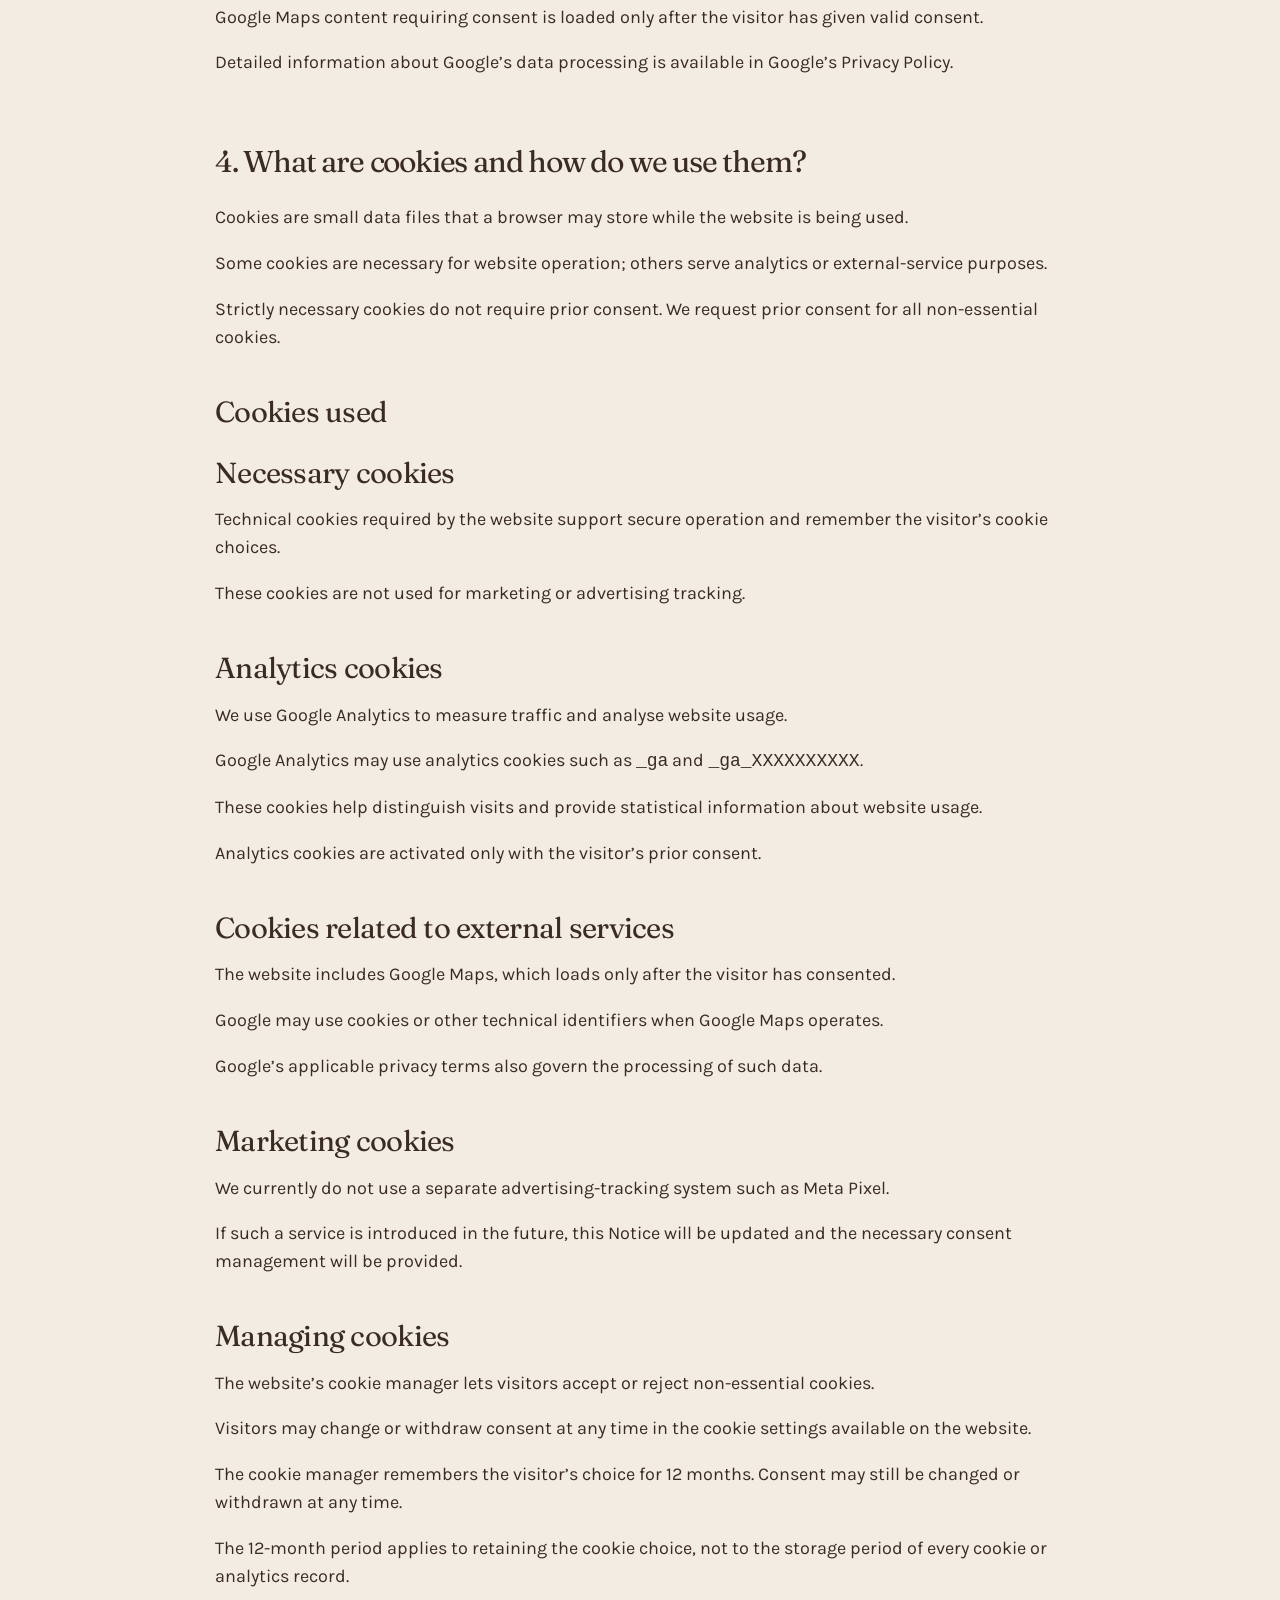
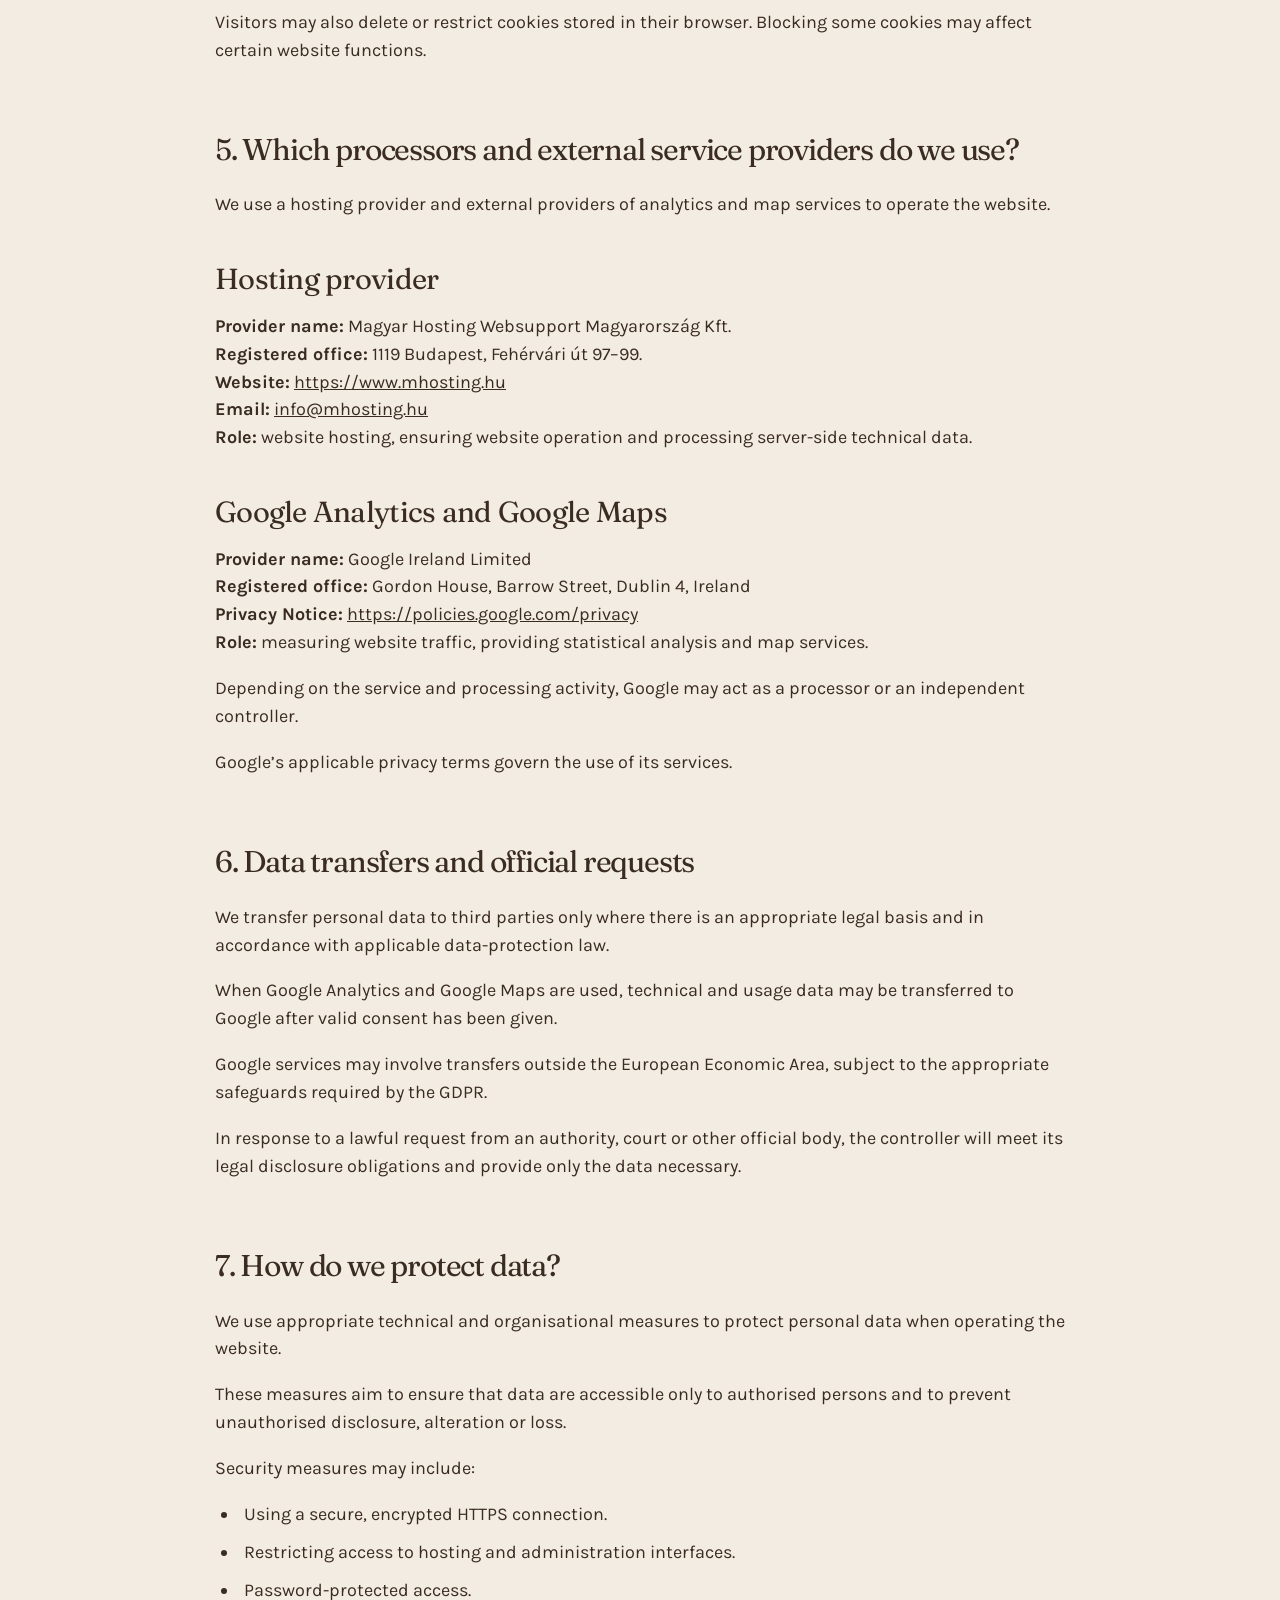
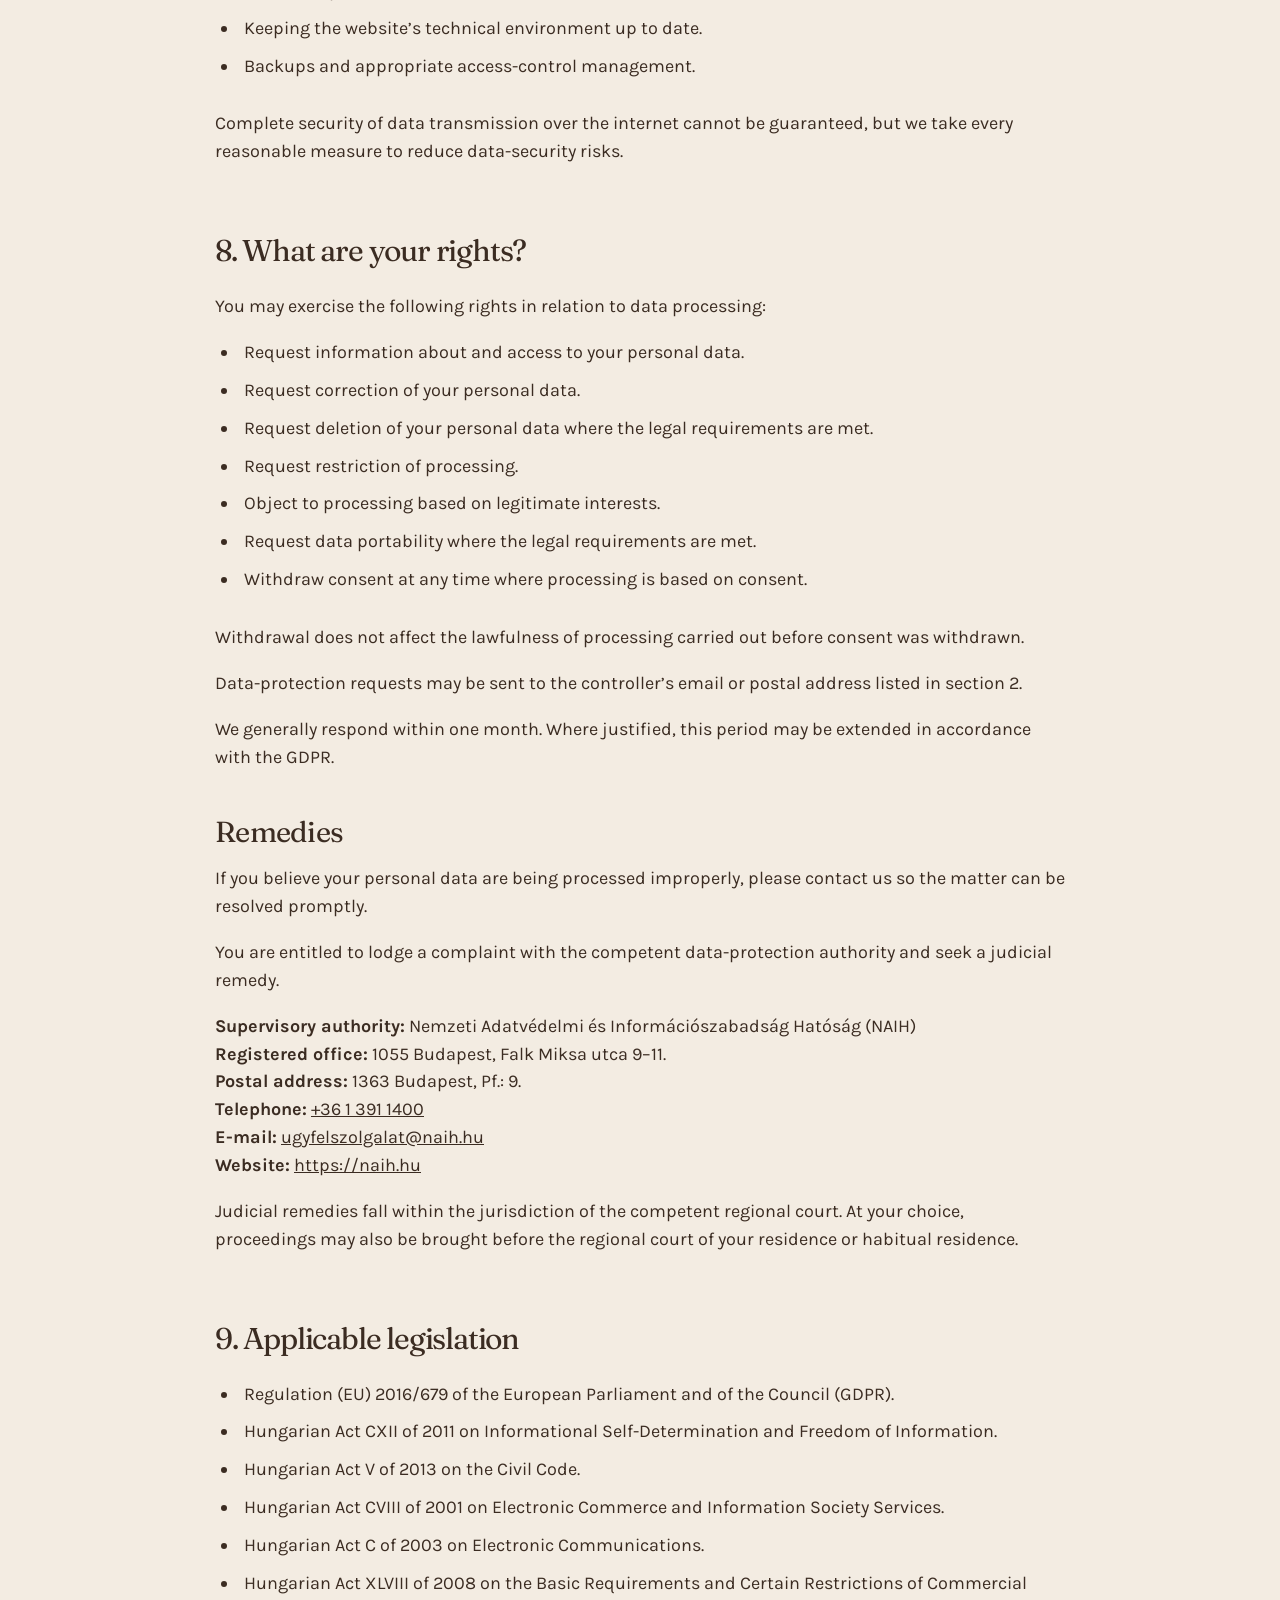
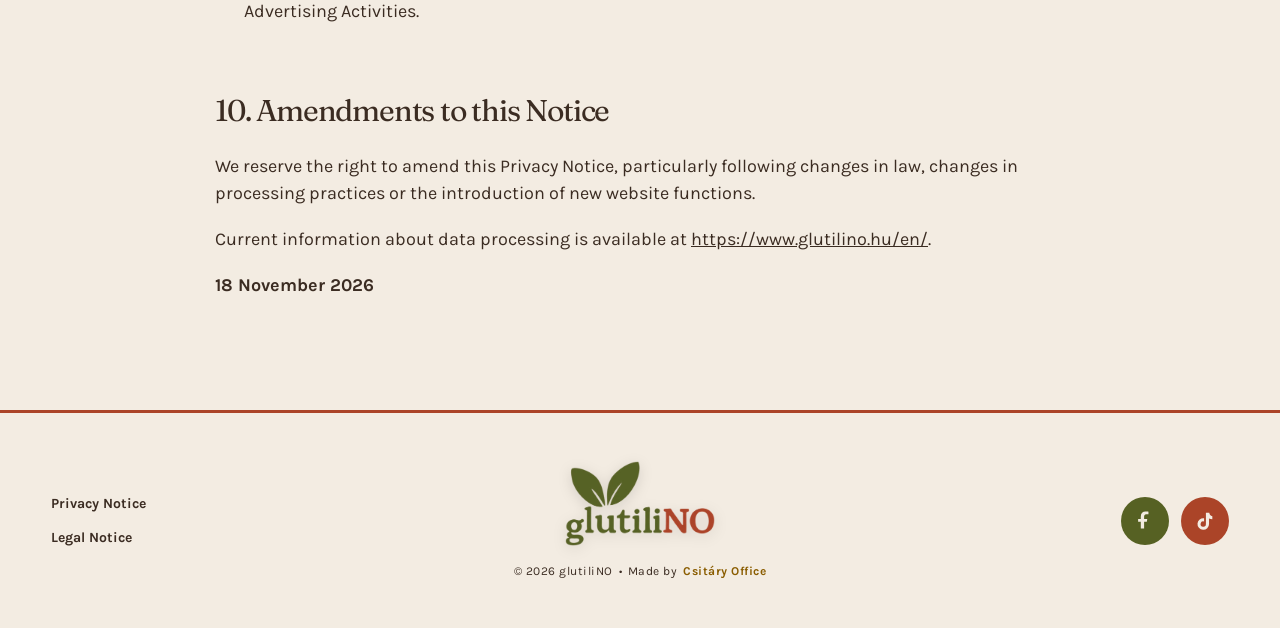
<file: en/privacy.html>
<!doctype html>
<html lang="en">
<head>
  <meta charset="utf-8">
  <meta name="viewport" content="width=device-width, initial-scale=1">
  <meta http-equiv="Content-Security-Policy" content="default-src 'self'; script-src 'self' https://www.googletagmanager.com; style-src 'self'; img-src 'self' data: https://www.google-analytics.com; font-src 'self'; media-src 'self'; connect-src 'self' https://www.google-analytics.com https://region1.google-analytics.com; frame-src https://www.google.com; object-src 'none'; base-uri 'self'; form-action 'none'">
  <title>Privacy Notice | glutiliNO</title>
  <meta name="description" content="Privacy and cookie information for the glutiliNO website.">
  <meta name="robots" content="index,follow">
  <meta name="theme-color" content="#F3ECE2">
  <meta name="google-analytics-id" content="">
  <link rel="canonical" href="https://www.glutilino.hu/en/privacy">
<link rel="alternate" hreflang="hu" href="https://www.glutilino.hu/adatvedelem">
<link rel="alternate" hreflang="en" href="https://www.glutilino.hu/en/privacy">
<link rel="alternate" hreflang="x-default" href="https://www.glutilino.hu/adatvedelem">
  <meta property="og:type" content="website">
  <meta property="og:locale" content="en_GB">
  <meta property="og:site_name" content="glutiliNO">
  <meta property="og:title" content="Privacy Notice | glutiliNO">
  <meta property="og:description" content="Privacy and cookie information for the glutiliNO website.">
  <meta property="og:url" content="https://www.glutilino.hu/en/privacy">
  <meta property="og:image" content="https://www.glutilino.hu/assets/social.jpg">
  <meta property="og:image:width" content="1200">
  <meta property="og:image:height" content="630">
  <meta property="og:image:alt" content="glutiliNO gluten-free pizza">
  <meta name="twitter:card" content="summary_large_image">
  <link rel="icon" href="/assets/favicon.png" type="image/png">
  <link rel="preload" href="/assets/fonts/font-0.woff2" as="font" type="font/woff2" crossorigin>
  <link rel="preload" href="/assets/fonts/font-2.woff2" as="font" type="font/woff2" crossorigin>
  <link rel="preload" href="/assets/fonts/callonsky-demo.otf" as="font" type="font/otf" crossorigin>
  <link rel="preload" href="/assets/fonts/callonsky-hu.otf" as="font" type="font/otf" crossorigin>
  <link rel="stylesheet" href="/assets/style.css?v=111">
  <link rel="stylesheet" href="/assets/legal-pages.css?v=1">
  <link rel="stylesheet" href="/assets/cookie-consent.css?v=3">
  <script src="/assets/consent-default.js?v=2"></script>
  <script type="application/ld+json">{"@context":"https://schema.org","@type":"WebPage","name":"Privacy Notice","url":"https://www.glutilino.hu/en/privacy"}</script>
  <script src="/assets/app-en.js?v=102" defer></script>
  <script src="/assets/cookie-consent-en.js?v=3" defer></script>
</head>
<body>
  <a class="skip" href="#tartalom">Skip to content</a>
  <header class="site-header">
    <a class="brand" href="/en/" aria-label="glutiliNO – home"><img src="/assets/logo.webp" width="180" height="102" alt="glutiliNO"></a>
    <button class="menu-toggle" aria-controls="navigation" aria-expanded="false" aria-label="Open menu" hidden><span class="hamburger" aria-hidden="true"><span></span><span></span><span></span></span></button>
    <nav id="navigation" aria-label="Main navigation" hidden>
      <a href="/en/menu">Menu</a><a href="/en/#szakertelmunk">Our pizza secret</a><a href="/en/#rolunk">Our story</a><a href="/en/#kapcsolat">Table reservations</a><a href="/en/#kapcsolat">Contact</a><a class="nav-order" href="tel:+36300743932">Order</a>
    </nav>
    <a class="header-cta" href="tel:+36300743932">Order</a>
  
<a class="language-switch" href="/adatvedelem" lang="hu" hreflang="hu" aria-label="Hungarian version" title="Hungarian version"><svg viewBox="0 0 76 50" aria-hidden="true"><defs><clipPath id="flag-hu"><path d="M8 6.5 H68 Q71 6.5 71 9.5 V40.5 Q71 43.5 68 43.5 H8 Q5 43.5 5 40.5 V9.5 Q5 6.5 8 6.5 Z"/></clipPath></defs><g clip-path="url(#flag-hu)"><path fill="#bd4b42" d="M0 0h76v17H0z"/><path fill="#f5efe5" d="M0 16.5h76v17H0z"/><path fill="#66764c" d="M0 33h76v17H0z"/></g><path class="language-switch-detail" d="M5 17 H71 M5 33 H71"/><path class="language-switch-ring" d="M8 6.5 H68 Q71 6.5 71 9.5 V40.5 Q71 43.5 68 43.5 H8 Q5 43.5 5 40.5 V9.5 Q5 6.5 8 6.5 Z"/></svg></a>
</header>
  <main id="tartalom">
    <article class="legal wrap">
      <h1>Privacy<br><em>Notice</em></h1>
      <p>This Notice explains how Plan Liberte Tanácsadó és Szolgáltató Limited Liability Company, the operator of the glutiliNO Artisan Gluten-Free Pizzeria and Bakery, processes the personal data of visitors to glutilino.hu.</p>
      <p>The website is primarily for information. It does not contain a contact form, registration interface, newsletter subscription, online ordering or table-reservation system. Visitors do not need to provide personal data to use the website.</p>
      <p>Certain technical data are nevertheless processed automatically when the website operates. Subject to the visitor’s consent, data relating to analytics and external services may also be processed.</p>

      <h2>1. What principles do we follow when processing data?</h2>
      <p>We follow these principles when processing data:</p>
      <ul>
        <li>We process personal data lawfully, fairly and transparently.</li>
        <li>We collect personal data only for specified, explicit and legitimate purposes.</li>
        <li>The personal data we process are adequate, relevant and limited to what is necessary for the purposes of processing.</li>
        <li>We take all reasonable steps to ensure that the data we process are accurate and, where necessary, kept up to date.</li>
        <li>We retain personal data only for as long as necessary to achieve the purposes of processing.</li>
        <li>We protect personal data through appropriate technical and organisational measures.</li>
        <li>We process personal data on a lawful basis under the GDPR and only to the extent necessary for the relevant purpose.</li>
      </ul>

      <h2>2. Who is the data controller?</h2>
      <p>The data controller is the following company:</p>
      <p><strong>Name:</strong> Plan Liberte Tanácsadó és Szolgáltató Limited Liability Company<br>
      <strong>Registered office:</strong> 1138 Budapest, Párkány utca 23. 3. em. 8. ajtó<br>
      <strong>Business premises:</strong> 1138 Budapest, Párkány utca 8.<br>
      <strong>Website:</strong> <a href="https://www.glutilino.hu">https://www.glutilino.hu</a><br>
      <strong>Email:</strong> <a href="mailto:info@planliberte.info">info@planliberte.info</a><br>
      <strong>Tax number:</strong> 24076917-2-41<br>
      <strong>Company registration number:</strong> Cg. 01 09 332424<br>
      <strong>Court of registration:</strong> Company Court of the Budapest-Capital Regional Court<br>
      <strong>Telephone:</strong> <a href="tel:+36300743932">+36 30 074 3932</a></p>

      <h3>Hosting provider</h3>
      <p><strong>Hosting provider name:</strong> Magyar Hosting Websupport Magyarország Kft.<br>
      <strong>Registered office of hosting provider:</strong> 1119 Budapest, Fehérvári út 97–99.<br>
      <strong>Hosting provider website:</strong> <a href="https://www.mhosting.hu" target="_blank" rel="noopener noreferrer">https://www.mhosting.hu</a><br>
      <strong>Hosting provider email:</strong> <a href="mailto:info@mhosting.hu">info@mhosting.hu</a></p>

      <h2>3. What data do we process and for what purposes?</h2>
      <p>The website has no contact or registration function through which visitors can submit personal data directly.</p>
      <p>When the website is used, technical data and, with the visitor’s consent, analytics and external-service data may be processed.</p>

      <h3>3.1. Technical data processed when operating the website</h3>
      <p>When the website is opened, the web server may automatically log certain technical information.</p>
      <p><strong>Data processed:</strong> IP address, time of visit, browser type, technical information about the device and operating system, pages visited, server responses and error messages.</p>
      <p><strong>Purpose of processing:</strong> to ensure proper website operation, identify technical errors, maintain system security and prevent unauthorised access.</p>
      <p><strong>Legal basis:</strong> the controller’s legitimate interest in securely and reliably operating the website under Article 6(1)(f) GDPR.</p>
      <p><strong>Retention period:</strong> technical log data are processed for the period necessary to operate the website securely, in accordance with the hosting provider’s log-retention settings.</p>

      <h3>3.2. Analytics</h3>
      <p>We use Google Analytics to understand website traffic and usage.</p>
      <p><strong>Data processed:</strong> technical and statistical data and online identifiers relating to visits, pages viewed, browsers, devices and activity on the website.</p>
      <p><strong>Purpose of processing:</strong> measuring website traffic, analysing usage patterns and improving the website.</p>
      <p><strong>Legal basis:</strong> the visitor’s prior consent under Article 6(1)(a) GDPR.</p>
      <p><strong>Retention period:</strong> analytics data are retained according to the retention settings configured in Google Analytics. Visitors may withdraw consent at any time.</p>
      <p>Google Analytics is activated only after the visitor has given valid consent.</p>

      <h3>3.3. Use of Google Maps</h3>
      <p>The website uses Google Maps to show the restaurant’s location and make navigation easier.</p>
      <p>When the map is displayed, Google may process technical data such as IP address, browser information and map-usage data.</p>
      <p><strong>Purpose of processing:</strong> displaying the restaurant’s geographical location and assisting visitors with navigation.</p>
      <p><strong>Legal basis:</strong> the visitor’s prior consent under Article 6(1)(a) GDPR.</p>
      <p>Google Maps content requiring consent is loaded only after the visitor has given valid consent.</p>
      <p>Detailed information about Google’s data processing is available in Google’s Privacy Policy.</p>

      <h2 id="sutik">4. What are cookies and how do we use them?</h2>
      <p>Cookies are small data files that a browser may store while the website is being used.</p>
      <p>Some cookies are necessary for website operation; others serve analytics or external-service purposes.</p>
      <p>Strictly necessary cookies do not require prior consent. We request prior consent for all non-essential cookies.</p>

      <h3>Cookies used</h3>
      <h3>Necessary cookies</h3>
      <p>Technical cookies required by the website support secure operation and remember the visitor’s cookie choices.</p>
      <p>These cookies are not used for marketing or advertising tracking.</p>

      <h3>Analytics cookies</h3>
      <p>We use Google Analytics to measure traffic and analyse website usage.</p>
      <p>Google Analytics may use analytics cookies such as <code>_ga</code> and <code>_ga_XXXXXXXXXX</code>.</p>
      <p>These cookies help distinguish visits and provide statistical information about website usage.</p>
      <p>Analytics cookies are activated only with the visitor’s prior consent.</p>

      <h3>Cookies related to external services</h3>
      <p>The website includes Google Maps, which loads only after the visitor has consented.</p>
      <p>Google may use cookies or other technical identifiers when Google Maps operates.</p>
      <p>Google’s applicable privacy terms also govern the processing of such data.</p>

      <h3>Marketing cookies</h3>
      <p>We currently do not use a separate advertising-tracking system such as Meta Pixel.</p>
      <p>If such a service is introduced in the future, this Notice will be updated and the necessary consent management will be provided.</p>

      <h3>Managing cookies</h3>
      <p>The website’s cookie manager lets visitors accept or reject non-essential cookies.</p>
      <p>Visitors may change or withdraw consent at any time in the cookie settings available on the website.</p>
      <p>The cookie manager remembers the visitor’s choice for 12 months. Consent may still be changed or withdrawn at any time.</p>
      <p>The 12-month period applies to retaining the cookie choice, not to the storage period of every cookie or analytics record.</p>
      <p>Visitors may also delete or restrict cookies stored in their browser. Blocking some cookies may affect certain website functions.</p>

      <h2>5. Which processors and external service providers do we use?</h2>
      <p>We use a hosting provider and external providers of analytics and map services to operate the website.</p>

      <h3>Hosting provider</h3>
      <p><strong>Provider name:</strong> Magyar Hosting Websupport Magyarország Kft.<br>
      <strong>Registered office:</strong> 1119 Budapest, Fehérvári út 97–99.<br>
      <strong>Website:</strong> <a href="https://www.mhosting.hu" target="_blank" rel="noopener noreferrer">https://www.mhosting.hu</a><br>
      <strong>Email:</strong> <a href="mailto:info@mhosting.hu">info@mhosting.hu</a><br>
      <strong>Role:</strong> website hosting, ensuring website operation and processing server-side technical data.</p>

      <h3>Google Analytics and Google Maps</h3>
      <p><strong>Provider name:</strong> Google Ireland Limited<br>
      <strong>Registered office:</strong> Gordon House, Barrow Street, Dublin 4, Ireland<br>
      <strong>Privacy Notice:</strong> <a href="https://policies.google.com/privacy" target="_blank" rel="noopener noreferrer">https://policies.google.com/privacy</a><br>
      <strong>Role:</strong> measuring website traffic, providing statistical analysis and map services.</p>
      <p>Depending on the service and processing activity, Google may act as a processor or an independent controller.</p>
      <p>Google’s applicable privacy terms govern the use of its services.</p>

      <h2>6. Data transfers and official requests</h2>
      <p>We transfer personal data to third parties only where there is an appropriate legal basis and in accordance with applicable data-protection law.</p>
      <p>When Google Analytics and Google Maps are used, technical and usage data may be transferred to Google after valid consent has been given.</p>
      <p>Google services may involve transfers outside the European Economic Area, subject to the appropriate safeguards required by the GDPR.</p>
      <p>In response to a lawful request from an authority, court or other official body, the controller will meet its legal disclosure obligations and provide only the data necessary.</p>

      <h2>7. How do we protect data?</h2>
      <p>We use appropriate technical and organisational measures to protect personal data when operating the website.</p>
      <p>These measures aim to ensure that data are accessible only to authorised persons and to prevent unauthorised disclosure, alteration or loss.</p>
      <p>Security measures may include:</p>
      <ul>
        <li>Using a secure, encrypted HTTPS connection.</li>
        <li>Restricting access to hosting and administration interfaces.</li>
        <li>Password-protected access.</li>
        <li>Keeping the website’s technical environment up to date.</li>
        <li>Backups and appropriate access-control management.</li>
      </ul>
      <p>Complete security of data transmission over the internet cannot be guaranteed, but we take every reasonable measure to reduce data-security risks.</p>

      <h2>8. What are your rights?</h2>
      <p>You may exercise the following rights in relation to data processing:</p>
      <ul>
        <li>Request information about and access to your personal data.</li>
        <li>Request correction of your personal data.</li>
        <li>Request deletion of your personal data where the legal requirements are met.</li>
        <li>Request restriction of processing.</li>
        <li>Object to processing based on legitimate interests.</li>
        <li>Request data portability where the legal requirements are met.</li>
        <li>Withdraw consent at any time where processing is based on consent.</li>
      </ul>
      <p>Withdrawal does not affect the lawfulness of processing carried out before consent was withdrawn.</p>
      <p>Data-protection requests may be sent to the controller’s email or postal address listed in section 2.</p>
      <p>We generally respond within one month. Where justified, this period may be extended in accordance with the GDPR.</p>

      <h3>Remedies</h3>
      <p>If you believe your personal data are being processed improperly, please contact us so the matter can be resolved promptly.</p>
      <p>You are entitled to lodge a complaint with the competent data-protection authority and seek a judicial remedy.</p>
      <p><strong>Supervisory authority:</strong> Nemzeti Adatvédelmi és Információszabadság Hatóság (NAIH)<br>
      <strong>Registered office:</strong> 1055 Budapest, Falk Miksa utca 9–11.<br>
      <strong>Postal address:</strong> 1363 Budapest, Pf.: 9.<br>
      <strong>Telephone:</strong> <a href="tel:+3613911400">+36 1 391 1400</a><br>
      <strong>E-mail:</strong> <a href="mailto:ugyfelszolgalat@naih.hu">ugyfelszolgalat@naih.hu</a><br>
      <strong>Website:</strong> <a href="https://naih.hu" target="_blank" rel="noopener noreferrer">https://naih.hu</a></p>
      <p>Judicial remedies fall within the jurisdiction of the competent regional court. At your choice, proceedings may also be brought before the regional court of your residence or habitual residence.</p>

      <h2>9. Applicable legislation</h2>
      <ul>
        <li>Regulation (EU) 2016/679 of the European Parliament and of the Council (GDPR).</li>
        <li>Hungarian Act CXII of 2011 on Informational Self-Determination and Freedom of Information.</li>
        <li>Hungarian Act V of 2013 on the Civil Code.</li>
        <li>Hungarian Act CVIII of 2001 on Electronic Commerce and Information Society Services.</li>
        <li>Hungarian Act C of 2003 on Electronic Communications.</li>
        <li>Hungarian Act XLVIII of 2008 on the Basic Requirements and Certain Restrictions of Commercial Advertising Activities.</li>
      </ul>

      <h2>10. Amendments to this Notice</h2>
      <p>We reserve the right to amend this Privacy Notice, particularly following changes in law, changes in processing practices or the introduction of new website functions.</p>
      <p>Current information about data processing is available at <a href="https://www.glutilino.hu/en/">https://www.glutilino.hu/en/</a>.</p>
      <p><strong>18 November 2026</strong></p>
    </article>
  </main>
  <footer class="footer">
    <div class="footer-layout">
      <nav class="footer-links" aria-label="Legal information"><a href="/en/privacy">Privacy Notice</a><a href="/en/imprint">Legal Notice</a></nav>
      <div class="footer-center"><a href="/en/" aria-label="glutiliNO – home"><img class="footer-logo" src="/assets/logo.webp" width="175" height="99" alt="glutiliNO" loading="lazy"></a><div class="footer-credit"><span>© 2026 glutiliNO</span><span aria-hidden="true">•</span><span>Made by</span><a class="made-by" href="https://csitaryoffice.hu/" target="_blank" rel="noopener noreferrer">Csitáry Office</a></div></div>
      <div class="social-links" aria-label="glutiliNO on social media"><a href="https://www.facebook.com/people/Glutilino/61583295550470/" target="_blank" rel="noopener noreferrer" aria-label="glutiliNO on Facebook"><svg viewBox="0 0 24 24" aria-hidden="true"><path d="M14 8h3V4.4c-.5-.1-2.2-.2-4.2-.2-4.1 0-6.9 2.5-6.9 7.1V15H2v4h3.9v10h4.8V19h4l.6-4h-4.6v-3.3C10.7 10.5 11 8 14 8Z" transform="scale(.75) translate(4 -2)"/></svg></a><a href="https://www.tiktok.com/@glutilino" target="_blank" rel="noopener noreferrer" aria-label="glutiliNO on TikTok"><svg viewBox="0 0 24 24" aria-hidden="true"><path d="M16.7 3c.2 1.8 1.2 3.2 3.3 3.7v3.4c-1.3 0-2.5-.3-3.6-.9v6.1A6.3 6.3 0 1 1 11 9.1v3.5a2.9 2.9 0 1 0 2 2.7V3h3.7Z"/></svg></a></div>
    </div>
  </footer>
</body>
</html>
</file>
<file: assets/style.css>
/* v92: stabil mobil célugrás, hangsúlyos mobil hero, javított asztali étlap-fullscreen */
#kapcsolat,
#asztalfoglalas {
  scroll-margin-top: 104px;
}

/* Language switcher: intentionally positioned in the header's existing outer gap. */
.language-switch {
  position: absolute;
  right: 8px;
  top: 50%;
  z-index: 65;
  width: 44px;
  height: 44px;
  display: grid;
  place-items: center;
  transform: translateY(-50%);
  transition: transform .22s ease, filter .22s ease;
  filter: drop-shadow(0 4px 7px rgba(59, 44, 34, .18));
}
.language-switch:hover { transform: translateY(-50%) scale(1.06); }
.language-switch svg { display: block; width: 42px; height: 42px; overflow: visible; }
.language-switch-ring { fill: none; stroke: rgba(59, 44, 34, .6); stroke-width: 1.6; }

@media (max-width: 1100px) {
  .language-switch { right: 72px; width: 40px; height: 40px; }
  .language-switch svg { width: 38px; height: 38px; }
}

@media (min-width: 761px) {
  body.menu-book-fullscreen-open .site-header {
    visibility: hidden !important;
    pointer-events: none !important;
  }

  .menu-book.is-fullscreen-custom {
    position: fixed !important;
    inset: 0 !important;
    z-index: 1002 !important;
    width: 100vw !important;
    height: 100dvh !important;
    max-width: none !important;
    margin: 0 !important;
    padding: clamp(32px, 4vh, 48px) clamp(86px, 7vw, 112px) !important;
    display: grid !important;
    place-items: center !important;
    overflow: hidden !important;
    background: var(--cream) !important;
  }

  .menu-book.is-fullscreen-custom .menu-book-stage {
    width: min(calc(100vw - 200px), calc((100dvh - 96px) * 0.9425)) !important;
    height: auto !important;
    min-width: 0 !important;
    min-height: 0 !important;
    max-width: none !important;
    max-height: calc(100dvh - 96px) !important;
    aspect-ratio: 1984 / 2105 !important;
    margin: 0 !important;
    align-self: center !important;
    overflow: hidden !important;
  }

  .menu-book.is-fullscreen-custom.is-cover .menu-book-stage,
  .menu-book.is-fullscreen-custom.is-back .menu-book-stage {
    width: min(calc(100vw - 200px), calc((100dvh - 96px) * 0.4717)) !important;
    aspect-ratio: 993 / 2105 !important;
  }

  .menu-book.is-fullscreen-custom .menu-book-spread,
  .menu-book.is-fullscreen-custom .menu-book-page {
    width: 100% !important;
    height: 100% !important;
    min-width: 0 !important;
    min-height: 0 !important;
    max-width: 100% !important;
    max-height: 100% !important;
    overflow: hidden !important;
  }

  .menu-book.is-fullscreen-custom .menu-book-page img {
    width: 100% !important;
    height: 100% !important;
    min-width: 0 !important;
    min-height: 0 !important;
    max-width: 100% !important;
    max-height: 100% !important;
    object-fit: contain !important;
    object-position: center !important;
    transform: none !important;
  }

  .menu-book.is-fullscreen-custom .menu-book-fullscreen {
    display: none !important;
  }

  .menu-book.is-fullscreen-custom .menu-book-close {
    position: fixed !important;
    top: 20px !important;
    right: 20px !important;
    z-index: 1100 !important;
    width: 48px !important;
    height: 48px !important;
    display: grid !important;
    place-items: center !important;
    border: 2px solid var(--cream) !important;
    border-radius: 50% !important;
    background: var(--terra) !important;
    color: var(--cream) !important;
    box-shadow: 0 4px 16px rgba(59, 44, 34, 0.28) !important;
    font: 400 32px/1 Karla, Arial, sans-serif;
    padding: 0 0 3px !important;
    cursor: pointer;
  }

  .menu-book.is-fullscreen-custom .menu-book-arrow-prev {
    left: 22px !important;
  }

  .menu-book.is-fullscreen-custom .menu-book-arrow-next {
    right: 22px !important;
  }
}

@media (max-width: 760px) {
  .hero.hero-brand {
    height: calc(100svh - 74px) !important;
    min-height: 560px !important;
    max-height: none !important;
  }

  .hero .hero-content {
    height: 100% !important;
    min-height: 0 !important;
    padding: clamp(18px, 2.8svh, 30px) 16px !important;
    display: flex !important;
    align-items: center !important;
  }

  .hero .hero-copy {
    width: 100% !important;
    max-width: 560px !important;
    height: auto !important;
    min-height: 0 !important;
    margin: 0 auto !important;
  }

  .hero h1 {
    max-width: none !important;
    margin: 0 0 clamp(12px, 2svh, 18px) !important;
    font-size: clamp(58px, 16vw, 72px) !important;
    line-height: 0.82 !important;
    letter-spacing: -0.035em !important;
    text-wrap: initial !important;
  }

  .hero-title-opening,
  .hero-title-closing,
  .hero-title-closing > span {
    display: block;
  }

  .hero h1 .hero-accent {
    display: inline !important;
    white-space: nowrap;
  }

  .hero .hero-copy > p:not(.eyebrow) {
    max-width: 350px !important;
    margin-right: auto !important;
    margin-left: auto !important;
    font-size: 14px !important;
    line-height: 1.35 !important;
  }

  .hero .hero-copy > p.hero-question {
    margin-top: 7px !important;
    font-size: 14px !important;
  }

  .hero .hero-actions {
    width: min(80%, 280px) !important;
    margin: 12px auto 0 !important;
    gap: 8px !important;
  }

  .hero .hero-actions .button {
    min-height: 40px !important;
    padding: 11px 14px !important;
    font-size: 14px !important;
  }
}

@media (max-width: 380px), (max-height: 690px) {
  .hero h1 {
    font-size: clamp(50px, 14.5vw, 60px) !important;
  }

  .hero .hero-content {
    padding-top: 14px !important;
    padding-bottom: 14px !important;
  }

  .hero .hero-copy > p:not(.eyebrow) {
    font-size: 13px !important;
    line-height: 1.3 !important;
  }

  .hero .hero-actions .button {
    min-height: 38px !important;
    padding: 10px 13px !important;
  }
}

/* Bilingual UI refinements: hand-drawn rectangular flags and English mobile hero. */
.language-switch {
  width: 50px;
  height: 36px;
}
.language-switch svg {
  width: 48px;
  height: 32px;
  transform: rotate(-.35deg);
}
.language-switch-ring {
  fill: none;
  stroke: #ab4428;
  stroke-width: 2.6;
  stroke-linecap: round;
  stroke-linejoin: round;
}
.language-switch-sketch {
  fill: none;
  stroke: rgba(171, 68, 40, .62);
  stroke-width: 1.35;
  stroke-linecap: round;
}
.language-switch-detail {
  fill: none;
  stroke: rgba(171, 68, 40, .52);
  stroke-width: .9;
  stroke-linecap: round;
}

@media (min-width: 761px) and (max-width: 1100px) {
  .language-switch { width: 44px; height: 32px; }
  .language-switch svg { width: 42px; height: 28px; }
}

@media (max-width: 760px) {
  /* On phones the menu sits at the far right and the flag just inside it. */
  .language-switch {
    right: 70px;
    width: 36px;
    height: 27px;
  }
  .language-switch svg {
    width: 34px;
    height: 23px;
  }
  .menu-toggle:not([hidden]) {
    margin-left: auto !important;
    margin-right: 0 !important;
  }
}

@media (max-width: 380px), (max-height: 690px) {
}

/* v105: dairy-free menu labels */
.dairy-free-ribbon {
  position: absolute;
  left: 18px;
  right: auto;
  bottom: 18px;
  z-index: 3;
  display: inline-flex;
  align-items: center;
  gap: 9px;
  padding: 10px 14px;
  border-radius: 999px;
  background: #3B2C22;
  color: #fff;
  box-shadow: 0 6px 18px rgba(59, 44, 34, .24);
  font-size: .78rem;
  line-height: 1;
  font-weight: 800;
  letter-spacing: .05em;
  text-transform: uppercase;
}

.dairy-free-ribbon svg {
  width: 20px;
  height: 20px;
  flex: 0 0 auto;
  fill: none;
  stroke: currentColor;
  stroke-width: 1.9;
  stroke-linecap: round;
  stroke-linejoin: round;
}

@media (max-width: 760px) {
  .dairy-free-ribbon {
    left: 12px;
    right: auto;
    bottom: 12px;
    gap: 7px;
    padding: 8px 11px;
    font-size: .67rem;
  }

  .dairy-free-ribbon svg {
    width: 18px;
    height: 18px;
  }
}

@font-face {
  font-family: 'Callonsky Script Web';
  font-style: normal;
  font-weight: 400;
  font-display: optional;
  src: url(fonts/callonsky-web.otf?v=104) format('opentype');
}

/* Keep the complete hero message out of the first paint until its real
   display typeface is ready. This prevents both fallback-font ghosting and
   the headline arriving later than the surrounding copy and buttons. */
html.hero-font-pending .hero-copy {
  visibility: hidden !important;
}

@font-face {
  font-family: 'Fraunces';
  font-style: normal;
  font-weight: 400;
  font-display: block;
  src: url(fonts/font-0.woff2) format('woff2');
}

@font-face {
  font-family: 'Fraunces';
  font-style: normal;
  font-weight: 600;
  font-display: block;
  src: url(fonts/font-1.woff2) format('woff2');
}
@font-face {
  font-family: 'Karla';
  font-style: normal;
  font-weight: 400;
  font-display: swap;
  src: url(fonts/font-2.woff2) format('woff2');
}
@font-face {
  font-family: 'Karla';
  font-style: normal;
  font-weight: 500;
  font-display: swap;
  src: url(fonts/font-3.woff2) format('woff2');
}
@font-face {
  font-family: 'Karla';
  font-style: normal;
  font-weight: 600;
  font-display: swap;
  src: url(fonts/font-4.woff2) format('woff2');
}
@font-face {
  font-family: 'Karla';
  font-style: normal;
  font-weight: 700;
  font-display: swap;
  src: url(fonts/font-5.woff2) format('woff2');
}

:root{--olive:#566123;--terra:#AB4428;--cream:#F3ECE2;--beige:#EFE1D8;--sage:#D9D8CC;--brown:#3B2C22;--line:rgba(59,44,34,.22)}*{box-sizing:border-box}html{scroll-behavior:smooth;scroll-padding-top:110px}body{margin:0;color:var(--brown);background:var(--cream);font-family:Karla,Arial,sans-serif;font-size:18px;line-height:1.55}button,a{-webkit-tap-highlight-color:transparent}a{color:inherit;text-decoration:none}button{font:inherit;cursor:pointer;color:inherit}a:focus-visible,button:focus-visible,summary:focus-visible{outline:3px solid var(--terra);outline-offset:6px}img{display:block;max-width:100%;height:auto}h1,h2,h3,p,figure{margin:0}h1,h2,h3{font-family:Fraunces,Georgia,serif;font-weight:400;line-height:1.06}h1{font-size:clamp(56px,7.2vw,104px);letter-spacing:-.045em}h2{font-size:clamp(40px,4.4vw,64px);letter-spacing:-.04em}h3{font-size:29px;letter-spacing:-.025em}em{font-style:normal;color:var(--terra)}p+p{margin-top:20px}button{border:0}.wrap{width:min(1280px,calc(100% - 112px));margin-inline:auto}.section{padding-block:110px}.eyebrow{font-size:12px;line-height:1.5;font-weight:700;letter-spacing:.18em;margin-bottom:24px}.intro{font-size:23px;line-height:1.5}.small{font-size:13px;line-height:1.5}.text-link{font-weight:600;font-size:15px;display:inline-flex;align-items:center;gap:28px;border-bottom:1px solid;padding-block:10px}.text-link span{font-size:21px}.button{background:var(--terra);color:var(--cream);display:inline-flex;justify-content:center;align-items:center;gap:40px;padding:17px 25px;font-weight:600;font-size:15px;min-height:52px;border:1px solid transparent;transition:background .2s,transform .2s}.button:hover{background:var(--brown);transform:translateY(-2px)}.button.cream{background:var(--cream);color:var(--brown)}.button.cream:hover{background:var(--beige)}.skip{position:fixed;left:20px;top:-100px;z-index:100;background:var(--cream);padding:16px}.skip:focus{top:15px}.site-header{height:100px;display:flex;align-items:center;justify-content:space-between;gap:35px;padding-inline:4%;border-bottom:1px solid var(--line);background:var(--cream);position:relative;z-index:20}.brand img{width:133px;height:auto}.site-header nav{display:flex;gap:32px;font-size:15px;font-weight:500}.site-header nav a{padding-block:12px}.site-header nav a:hover,.site-header nav a[aria-current]{color:var(--terra)}.header-cta{font-size:15px;font-weight:600;border:1px solid var(--terra);padding:12px 20px;display:flex;gap:26px;color:var(--terra)}.menu-toggle{display:none}.hero{position:relative;height:min(800px,calc(100svh - 100px));min-height:650px;isolation:isolate;background:var(--brown);color:var(--cream);overflow:hidden}.hero-poster,.hero-video,.hero-shade{position:absolute;inset:0;width:100%;height:100%;object-fit:cover;z-index:-3}.hero-poster{object-position:65% 50%}.hero-video{opacity:0;transition:opacity .7s;z-index:-2}.hero-video.playing{opacity:1}.hero-shade{z-index:-1;background:linear-gradient(90deg,rgba(22,17,12,.8),rgba(22,17,12,.4) 55%,rgba(22,17,12,.18)),linear-gradient(0deg,rgba(22,17,12,.65),transparent 45%)}.hero-copy{padding:65px 0 105px;margin-left:max(56px,calc((100vw - 1280px)/2));max-width:780px}.hero h1{margin-bottom:25px}.hero h1 em{color:var(--cream);font-style:italic;font-weight:400}.hero-copy>p:not(.eyebrow){font-size:20px}.hero-actions{display:flex;gap:32px;align-items:center;margin-top:34px}.hero-visit{font-size:15px;border-bottom:1px solid #f3ece288;padding-block:12px}.hero-visit span{margin-left:15px}.hero-bottom{position:absolute;bottom:25px;left:4%;right:4%;display:flex;align-items:center;justify-content:space-between;gap:20px;font-size:11px;letter-spacing:.13em}.hero-bottom>a{display:flex;align-items:center;gap:25px}.video-toggle{background:rgba(22,17,12,.65);border:1px solid #f3ece266;padding:10px 14px;font-size:12px;letter-spacing:.02em;color:var(--cream)}.award{padding-block:52px;display:grid;grid-template-columns:1fr 1.45fr 1fr;align-items:center;gap:40px;border-bottom:1px solid var(--line)}.award-year{color:var(--olive);display:flex;align-items:center;gap:14px}.award-year>span{font-family:Fraunces,Georgia,serif;font-size:106px;line-height:1;letter-spacing:-.08em}.award-year>div{font-weight:700;font-size:18px;line-height:1.2;letter-spacing:.03em}.award-year small{font-size:10px;letter-spacing:.09em}.award .eyebrow{font-size:10px;margin-bottom:9px;color:var(--terra)}.award h2{font-size:35px;letter-spacing:-.03em;margin-bottom:13px}.award p{font-size:14px}.award-detail p{font-size:11px;margin-top:14px;line-height:1.5}.section-heading{display:flex;align-items:flex-end;justify-content:space-between;gap:50px;margin-bottom:48px}.section-heading>p{font-size:17px;max-width:365px}.category-grid{display:grid;grid-template-columns:1.25fr 1fr;column-gap:65px;row-gap:55px}.category .image-window{overflow:hidden}.category img{width:100%;height:100%;object-fit:cover;transition:transform .6s}.category:hover img{transform:scale(1.035)}.cat-pizza .image-window{aspect-ratio:1/1}.cat-pastry{padding-top:95px}.cat-pastry .image-window{aspect-ratio:1.25/1}.cat-bread{max-width:88%}.cat-bread .image-window{aspect-ratio:1.4/1}.cat-dessert .image-window{aspect-ratio:1.4/1}.category-caption{padding-top:20px;display:flex;justify-content:space-between;align-items:center}.category-caption>span{font-size:32px;color:var(--terra)}.category-caption p{font-size:14px;margin-top:8px}.craft{background:var(--brown);color:var(--cream)}.craft-grid{display:grid;grid-template-columns:1fr 1fr;gap:85px;align-items:center}.craft-picture{position:relative}.craft-picture>img{width:100%;height:700px;object-fit:cover}.round-note{position:absolute;right:-34px;top:30px;background:var(--cream);color:var(--brown);width:132px;height:132px;border-radius:50%;display:grid;align-content:center;text-align:center;font-size:11px;line-height:1.8;letter-spacing:.11em;transform:rotate(12deg);border:1px solid var(--cream);outline:1px solid var(--brown);outline-offset:-9px}.craft em{color:var(--beige)}.craft .eyebrow{color:var(--sage)}.craft .intro{margin-top:20px;font-size:20px}.craft-row{padding-top:28px;margin-top:28px;border-top:1px solid #f3ece23b;display:flex;gap:25px}.craft-row p{font-size:15px;margin-top:12px}.craft-row h3{font-size:23px}.big-number{font:80px/.95 Fraunces,Georgia,serif}.row-number{font-size:13px;color:var(--sage);min-width:58px}.free{display:grid;grid-template-columns:1fr 1fr;gap:70px}.free h2{font-size:clamp(38px,4vw,59px)}.free .intro{font-size:23px}.free-copy>p:not(.intro){font-size:17px}.allergen-note{padding:20px 0;border-top:1px solid var(--line)}.story{background:var(--beige)}.story-grid{display:grid;grid-template-columns:1fr 1.05fr;gap:80px;align-items:center;scroll-margin-top:25px}.story-copy .intro{margin-top:27px;font-size:21px}.story-copy>p:not(.eyebrow){max-width:550px}.story-copy>p:not(.eyebrow):not(.intro){font-size:16px}.story-copy .text-link{margin-top:20px}.story figure img{aspect-ratio:4/5;object-fit:cover;object-position:50% 50%}.story figcaption{font-size:12px;margin-top:12px;color:var(--olive)}.review-grid{display:grid;grid-template-columns:repeat(3,1fr);gap:45px}.review-grid figure{border-top:1px solid var(--line);padding-top:20px}.quote-mark{font:70px/1 Fraunces;color:var(--terra)}blockquote{font:29px/1.3 Fraunces,Georgia,serif;margin:0 0 30px;min-height:114px}.review-grid figcaption{font-size:13px}.review-grid .text-link{font-size:11px;gap:10px;font-weight:400}.faq{border-top:1px solid var(--line);display:grid;grid-template-columns:.85fr 1.3fr;gap:80px}.faq details{border-bottom:1px solid var(--line);padding:23px 0}.faq details:first-child{padding-top:0}.faq summary{cursor:pointer;font-weight:600;font-size:18px;padding-right:30px;position:relative;list-style:none}.faq summary::-webkit-details-marker{display:none}.faq summary:after{content:'+';position:absolute;right:0;color:var(--terra);font-size:25px;top:-4px}.faq details[open] summary:after{content:'−'}.faq details p{font-size:16px;margin-top:18px}.faq details p a{text-decoration:underline}.visit{background:var(--olive);color:var(--cream)}.visit em{color:var(--cream);font-style:italic}.visit-grid{display:grid;grid-template-columns:1fr 1fr;gap:90px}.visit address{font-style:normal;font-size:22px;margin-top:28px}.contact-label{display:block;font-size:11px;letter-spacing:.14em;font-weight:600;margin-top:23px;margin-bottom:7px}.visit .small{margin:20px 0}.visit .button{margin-top:10px}.map-panel{position:relative;min-height:570px;background:var(--cream);color:var(--brown);overflow:hidden}.map-panel>img{height:220px;width:100%;object-fit:cover}.map-content{padding:25px 30px;text-align:center}.map-pin{font-size:40px;line-height:1;color:var(--terra)}.map-content h3{font-size:28px;margin-top:12px}.map-content>p{font-size:15px;margin-top:10px}.map-content>.small{font-size:11px}.map-content>a{font-size:12px;text-decoration:underline}.map-panel iframe{width:100%;height:510px;border:0;display:block}.map-close{display:block;width:100%;padding:17px;background:var(--cream);color:var(--brown);font-size:15px}.footer{padding:60px 4% 24px}.footer-top{display:flex;align-items:center;justify-content:space-between;gap:40px;padding-bottom:40px}.footer-wordmark{font:60px/1 Fraunces,Georgia,serif;font-weight:600;letter-spacing:-.06em;color:var(--olive)}.footer-wordmark span{color:var(--terra)}.footer-top>p{font-size:16px}.footer-top>div{display:flex;gap:25px;font-size:13px}.footer-bottom{border-top:1px solid var(--line);padding-top:23px;display:flex;justify-content:space-between;gap:20px;font-size:12px}.mobile-actions{display:none}.page-intro{padding-block:90px 60px}.page-intro h1{font-size:clamp(50px,6.8vw,92px)}.page-intro .intro{max-width:740px;margin-top:28px;font-size:20px}.filter-bar{border-block:1px solid var(--line);background:var(--cream);position:sticky;top:0;z-index:10}.filters{display:flex;gap:28px;overflow-x:auto;padding-block:15px}.filters button{background:none;white-space:nowrap;font-size:15px;padding:12px 0;border-bottom:2px solid transparent}.filters button[aria-pressed=true]{border-color:var(--terra);color:var(--terra)}.menu-content{padding-top:20px}.menu-section{padding-block:55px;scroll-margin-top:95px}.menu-section .section-heading h2{font-size:42px}.menu-grid{display:grid;grid-template-columns:repeat(3,1fr);gap:32px}.menu-item img{width:100%;aspect-ratio:1.35;object-fit:cover}.menu-item>div{padding:22px 0}.menu-item h3{font-size:27px}.menu-item p{font-size:15px;margin-top:12px}.menu-item .price{font-weight:700;color:var(--terra)}.menu-help{border-top:1px solid var(--line);padding-block:55px 80px}.menu-help h2{font-size:40px}.menu-help p{margin:18px 0 25px;max-width:700px}.legal{max-width:850px;padding-block:80px 110px}.legal h1{font-size:70px;margin-bottom:30px}.legal h2{font-size:30px;margin:40px 0 20px}.legal a{text-decoration:underline}.sr-only{position:absolute;width:1px;height:1px;padding:0;margin:-1px;overflow:hidden;clip:rect(0,0,0,0);white-space:nowrap;border:0}[hidden]{display:none!important}
@media(min-width:1600px){.hero-copy{padding-top:90px}.hero{height:850px}}
@media(max-width:1050px){.wrap{width:calc(100% - 64px)}.site-header{gap:20px}.site-header nav{gap:18px;font-size:14px}.header-cta{padding:12px;gap:10px}.hero-copy{margin-left:32px}.hero{min-height:640px}.award{gap:25px;grid-template-columns:1fr 1.5fr}.award-detail{grid-column:2}.award-detail p{display:none}.award h2{font-size:32px}.section{padding-block:80px}.craft-grid,.story-grid,.free,.visit-grid{gap:40px}.craft-picture>img{height:630px}.category-grid{gap:40px}.craft-row{gap:15px}.big-number{font-size:60px}.row-number{min-width:42px}.review-grid{gap:28px}blockquote{font-size:25px}.footer-top>div{flex-direction:column;gap:10px}.faq{gap:40px}.menu-grid{gap:24px}.hero-bottom{left:32px;right:32px}}
@media(max-width:760px){html{scroll-padding-top:30px}.wrap{width:calc(100% - 40px)}.site-header{height:auto;min-height:84px;padding:10px 20px;flex-wrap:wrap;gap:12px}.brand img{width:105px}.header-cta{margin-left:auto;font-size:13px;padding:10px 12px}.menu-toggle:not([hidden]){display:flex;align-items:center;gap:8px;background:none;padding:12px 0;font-size:13px}.site-header nav{order:4;width:100%;flex-wrap:wrap;justify-content:space-between;gap:8px 18px;border-top:1px solid var(--line);padding-top:8px}.site-header.enhanced nav:not(.open){display:none}.site-header nav.open{display:flex}.hero{height:calc(100svh - 84px);min-height:630px;max-height:850px}.hero-copy{margin-left:24px;margin-right:24px;padding:64px 0 100px}.hero h1{font-size:clamp(50px,10vw,76px);letter-spacing:-.05em}.hero-copy .eyebrow{font-size:10px;letter-spacing:.14em}.hero-copy>p:not(.eyebrow){font-size:17px}.hero-actions{gap:22px;align-items:flex-start;flex-direction:column;margin-top:30px}.hero-actions .button{font-size:14px;padding:15px 20px;gap:26px}.hero-visit{font-size:13px}.hero-bottom{left:24px;right:24px;bottom:22px;flex-wrap:wrap;gap:12px;font-size:9px}.hero-bottom>a{display:none}.hero-shade{background:linear-gradient(90deg,#16110ce0,#16110c45),linear-gradient(0deg,#16110caa,transparent 60%)}.award{grid-template-columns:1fr;gap:25px;padding-block:40px}.award-year>span{font-size:80px}.award-year>div{font-size:16px}.award h2{font-size:34px}.award-detail{grid-column:auto}.award-detail p{display:block}.award .eyebrow{margin-bottom:12px}.section{padding-block:60px}.eyebrow{font-size:10px;margin-bottom:20px}h2{font-size:42px}.section-heading{display:block;margin-bottom:32px}.section-heading>p,.section-heading>.text-link{margin-top:25px}.category-grid{gap:36px 20px;grid-template-columns:1fr 1fr}.cat-pizza{grid-column:1/-1}.cat-pizza .image-window{aspect-ratio:1.15}.cat-pastry{padding-top:0}.cat-pastry .image-window,.cat-bread .image-window{aspect-ratio:1/1.1}.cat-bread{max-width:100%}.cat-dessert{grid-column:1/-1}.cat-dessert .image-window{aspect-ratio:1.55}.category-caption h3{font-size:24px}.category-caption p{font-size:12px}.category-caption>span{font-size:24px}.craft-grid,.free,.story-grid,.visit-grid,.faq{grid-template-columns:1fr;gap:40px}.craft-picture>img{height:auto;aspect-ratio:1.2;object-fit:cover}.round-note{right:14px;top:15px;width:108px;height:108px;font-size:9px}.craft-copy h2{font-size:47px}.craft .intro{font-size:19px}.craft-row p{font-size:15px}.craft-row h3{font-size:23px}.big-number{min-width:65px}.row-number{min-width:65px}.free .intro{font-size:21px}.free-copy>p:not(.intro){font-size:16px}.story-grid{gap:32px}.story figure img{aspect-ratio:1.1;object-position:center}.review-grid{grid-template-columns:1fr;gap:30px}.quote-mark{font-size:55px}blockquote{font-size:28px;min-height:0;margin-bottom:25px}.faq summary{font-size:17px}.map-panel{min-height:560px}.visit address{font-size:21px}.footer{padding:45px 20px 100px}.footer-top{flex-wrap:wrap;gap:28px}.footer-wordmark{font-size:48px}.footer-top>p{font-size:14px}.footer-top>div{width:100%;flex-direction:row;flex-wrap:wrap;gap:22px}.footer-bottom{flex-wrap:wrap;font-size:11px;gap:14px}.mobile-actions{display:grid;position:fixed;bottom:0;left:0;right:0;grid-template-columns:1.4fr 1fr;z-index:25;box-shadow:0 -3px 15px #3b2c2212;background:var(--cream);padding-bottom:env(safe-area-inset-bottom)}.mobile-actions a{text-align:center;font-weight:600;font-size:14px;padding:17px 10px;background:var(--terra);color:var(--cream)}.mobile-actions a+a{background:var(--cream);color:var(--brown)}.page-intro{padding-block:55px 40px}.page-intro h1{font-size:51px}.page-intro .intro{font-size:18px}.filters{gap:24px}.filters button{font-size:14px}.menu-grid{grid-template-columns:1fr 1fr;gap:24px 18px}.menu-item h3{font-size:23px}.menu-item p{font-size:14px}.menu-section .section-heading h2{font-size:35px}.menu-section{padding-block:35px}.menu-help h2{font-size:35px}.legal{padding-top:55px}.legal h1{font-size:50px}.legal h2{font-size:29px}.legal p{font-size:16px}}
@media(max-width:380px){.header-cta{padding:8px;font-size:12px}.header-cta span{display:none}.hero h1{font-size:49px}.hero-copy{margin-inline:20px}.hero-copy .eyebrow{font-size:9px}.hero-bottom>span{max-width:170px}.category-grid,.menu-grid{grid-template-columns:1fr}.category{grid-column:auto}.cat-pastry .image-window,.cat-bread .image-window{aspect-ratio:1.4}.footer-wordmark{font-size:42px}}
@media(prefers-reduced-motion:reduce){html{scroll-behavior:auto}*,*:before,*:after{animation:none!important;transition:none!important}.category:hover img,.button:hover{transform:none}}
@media print{.site-header,.hero-video,.video-toggle,.mobile-actions,.filter-bar,.footer,.map-panel,.hero-bottom{display:none!important}.hero{height:auto;min-height:0;color:var(--brown);background:none}.hero-poster,.hero-shade{display:none}.hero h1 em{color:var(--terra)}.hero-copy{padding:30px;margin:0}body{background:white;font-size:12pt}.section{padding-block:30px}.wrap{width:100%}.menu-section[hidden]{display:block!important}a{color:inherit}.craft,.visit{background:white;color:var(--brown)}}
.footer-logo{width:175px;height:auto}.gallery{display:grid;grid-template-columns:repeat(4,1fr);gap:20px;margin-top:60px}.gallery button{padding:0;background:none;position:relative;overflow:hidden}.gallery img{width:100%;aspect-ratio:1.3;object-fit:cover;transition:transform .4s}.gallery button:hover img{transform:scale(1.035)}.gallery button span{position:absolute;bottom:10px;right:10px;background:var(--cream);color:var(--brown);width:36px;height:36px;display:grid;place-items:center}.lightbox{border:0;background:var(--cream);color:var(--brown);max-width:min(1100px,94vw);max-height:94svh;padding:18px}.lightbox::backdrop{background:#16110ce6}.lightbox img{width:auto;max-height:75svh;object-fit:contain;margin:auto}.lightbox-close{display:block;margin:0 0 15px auto;background:none;padding:8px 14px}.lightbox p{font-size:14px;margin-top:14px}.gallery-label{margin-top:45px;font-size:13px;letter-spacing:.05em}.gallery-label+.gallery{margin-top:18px}@media(max-width:760px){.gallery{grid-template-columns:1fr 1fr;gap:15px}.footer-logo{width:140px}}@media(max-width:380px){h2,.free h2{font-size:37px}}
@media(max-width:760px){.hero{height:calc(100svh - 144px);min-height:630px}.hero-bottom{bottom:22px}}

@media(max-width:760px){.category-grid,.menu-grid{grid-template-columns:repeat(2,minmax(0,1fr))}}
@media(max-width:380px){.category-grid,.menu-grid{grid-template-columns:1fr}}
.video-toggle{min-width:155px}
@media(max-width:760px){.site-header{height:84px;flex-wrap:nowrap}.site-header nav{position:absolute;top:100%;left:0;right:0;padding:15px 20px;background:var(--cream);box-shadow:0 8px 15px #3b2c2212;margin:0;width:100%}.hero-bottom .video-toggle{min-width:150px}}

/* 2026 arculati rendszer: olíva, terrakotta, levelek, körök és organikus ívek */
body{background:#F3ECE2;color:#3B2C22}
.site-header{border-top:7px solid #AB4428;background:#F3ECE2}
.site-header:after{content:"";position:absolute;left:0;right:0;bottom:-1px;height:1px;background:linear-gradient(90deg,#566123 0 31%,#AB4428 31% 46%,rgba(59,44,34,.18) 46%)}
.brand img{width:154px}
.header-cta{background:#AB4428;color:#F3ECE2;border-color:#AB4428}
.header-cta:hover{background:#566123;border-color:#566123}

.hero.hero-brand{display:grid;grid-template-columns:minmax(440px,46%) 1fr;height:clamp(660px,calc(100svh - 100px),820px);min-height:660px;max-height:none;background:#F3ECE2;color:#F3ECE2;overflow:hidden}
.hero-panel{position:relative;background:#AB4428;overflow:hidden;isolation:isolate}
.hero-panel:after{content:"";position:absolute;width:440px;height:440px;border:38px solid rgba(243,236,226,.15);border-radius:50%;left:-225px;bottom:-225px;z-index:-1}
.hero-leaves{position:absolute;width:285px;right:-52px;top:-28px;opacity:.3;filter:brightness(0) invert(1);transform:rotate(8deg);z-index:-1}
.hero-dots{position:absolute;width:180px;right:3%;bottom:2%;opacity:.33;z-index:-1}
.hero-copy{margin:0;padding:clamp(72px,8vh,110px) clamp(38px,5vw,86px) 110px;max-width:none}
.hero-copy .eyebrow{color:#F3ECE2;margin-bottom:30px}
.hero h1{font-size:clamp(60px,5.9vw,92px);letter-spacing:-.052em;line-height:.94;margin-bottom:32px;text-wrap:balance}
.hero h1 em{color:#F3ECE2;font-style:italic}
.hero-copy>p:not(.eyebrow){font-size:18px;max-width:510px}
.hero-actions{margin-top:38px}
.hero-actions .button.cream{color:#3B2C22;border-radius:0;box-shadow:8px 8px 0 #566123}
.hero-visit{color:#F3ECE2}
.hero-address{position:absolute;bottom:30px;left:clamp(38px,5vw,86px);font-size:10px;font-weight:700;letter-spacing:.16em}
.hero-media{position:relative;overflow:hidden;background:#3B2C22;min-width:0}
.hero-media:after{content:"";position:absolute;inset:0;pointer-events:none;background:linear-gradient(90deg,rgba(59,44,34,.18),transparent 25%),linear-gradient(0deg,rgba(59,44,34,.38),transparent 35%);z-index:1}
.hero-video{position:absolute;inset:0;width:100%;height:100%;object-fit:cover;opacity:1;z-index:0;background:#3B2C22}
.hero-video.playing{opacity:1}
.hero-video-label{position:absolute;top:28px;right:28px;z-index:3;background:#F3ECE2;color:#3B2C22;padding:12px 16px;font-size:10px;font-weight:700;letter-spacing:.15em;display:flex;align-items:center;gap:9px}
.hero-video-label span{width:8px;height:8px;background:#AB4428;border-radius:50%;box-shadow:0 0 0 5px rgba(171,68,40,.15)}
.hero-emblem{position:absolute;left:28px;bottom:28px;width:156px;height:auto;z-index:3;background:rgba(243,236,226,.94);padding:13px 16px}
.hero .video-toggle{position:absolute;right:28px;bottom:28px;z-index:3;background:#566123;border:0;color:#F3ECE2;padding:14px 18px;min-width:165px}

.award-shell{position:relative;background:#566123;color:#F3ECE2;overflow:hidden}
.award-shell:before,.award-shell:after{content:"";position:absolute;border-radius:50%;background:#AB4428}
.award-shell:before{width:26px;height:26px;right:8%;top:23px}
.award-shell:after{width:72px;height:72px;right:3%;bottom:-34px}
.award{border:0;padding-block:48px;grid-template-columns:1fr 1.5fr 1fr}
.award-year{color:#F3ECE2}
.award .eyebrow{color:#EFE1D8}
.award h2{color:#F3ECE2}
.award-detail .text-link{color:#F3ECE2}
.brand-strip{min-height:64px;background:#AB4428;color:#F3ECE2;display:flex;align-items:center;justify-content:space-around;gap:26px;padding:12px 3%;overflow:hidden;font-size:11px;font-weight:700;letter-spacing:.22em;white-space:nowrap}
.brand-strip i{display:block;width:18px;height:18px;border-radius:50%;background:#EFE1D8}

.category-section{position:relative;background:#F3ECE2;overflow:hidden}
.category-section .wrap{position:relative;z-index:1}
.section-leaves{position:absolute;right:-100px;top:30px;width:390px;opacity:.09}
.section-dots{position:absolute;left:-38px;bottom:4%;width:230px;opacity:.21}
.category-section .section-heading h2 em{color:#AB4428}
.category .image-window{border-radius:0 80px 0 0;box-shadow:12px 12px 0 #D9D8CC}
.cat-pastry .image-window{border-radius:80px 0 0 0;box-shadow:12px 12px 0 #EFE1D8}
.cat-bread .image-window{border-radius:0 0 80px 0;box-shadow:12px 12px 0 #566123}
.cat-dessert .image-window{border-radius:0 80px 0 0;box-shadow:12px 12px 0 #AB4428}
.category-caption>span{background:#AB4428;color:#F3ECE2;width:44px;height:44px;display:grid;place-items:center;border-radius:50%}

.craft{position:relative;background:#3B2C22;overflow:hidden}
.craft:after{content:"";position:absolute;width:560px;height:260px;right:-210px;bottom:-180px;border:32px solid #AB4428;border-radius:50%}
.craft-picture>img{border-radius:160px 160px 0 0}
.round-note{background:#AB4428;color:#F3ECE2;border:0;outline:1px solid #F3ECE2}

.free-shell{position:relative;background:#AB4428;color:#F3ECE2;overflow:hidden}
.free-shell .free{position:relative;z-index:2}
.free-shell .free h2,.free-shell .free h2 em{color:#F3ECE2}
.free-shell .free-copy .text-link{color:#F3ECE2}
.free-shell .allergen-note{border-color:rgba(243,236,226,.4)}
.free-rings{position:absolute;width:580px;left:-170px;bottom:-175px;opacity:.28;filter:brightness(0) invert(1)}
.free-leaves{width:180px;margin-top:38px;filter:brightness(0) invert(1);opacity:.65}

.story{position:relative;background:#EFE1D8;overflow:hidden}
.story-rings{position:absolute;width:610px;right:-230px;top:-145px;opacity:.22}
.story-grid{position:relative;z-index:1}
.story figure{position:relative}
.story figure img{width:100%;aspect-ratio:3/2;object-fit:cover;object-position:center;border:0;border-radius:0 80px 0 0}
.photo-dot{position:absolute;z-index:2;width:62px;height:62px;border-radius:50%;background:#AB4428;left:-22px;top:14%;box-shadow:0 0 0 14px #EFE1D8}
.gallery button:nth-child(1) img{border-radius:70px 0 0 0}.gallery button:nth-child(2) img{border-radius:0 0 70px 0}.gallery button:nth-child(3) img{border-radius:0 70px 0 0}.gallery button:nth-child(4) img{border-radius:0 0 0 70px}

.reviews{position:relative}
.reviews:before{content:"";position:absolute;width:90px;height:90px;border-radius:50%;background:#EFE1D8;right:6%;top:55px;z-index:-1}
.review-grid figure{border-top:5px solid #AB4428;padding-top:28px}

.visit{position:relative;background:#566123;overflow:hidden}
.visit-rings{position:absolute;width:650px;right:-185px;bottom:-205px;opacity:.45;filter:brightness(0) invert(1)}
.visit-grid{position:relative;z-index:1}
.map-panel{border-radius:160px 160px 0 0;border:10px solid #F3ECE2}
.footer{background:#F3ECE2;border-top:9px solid #AB4428}

@media(max-width:1050px){
  .hero.hero-brand{grid-template-columns:49% 51%}
  .hero h1{font-size:clamp(58px,7vw,76px)}
  .hero-copy{padding-inline:38px}
  .hero-address{left:38px}
  .hero-emblem{width:125px}
}
@media(max-width:760px){
  .site-header{border-top-width:5px}
  .brand img{width:112px}
  .hero.hero-brand{display:flex;flex-direction:column;height:auto;min-height:0;max-height:none}
  .hero-media{order:1;height:43svh;min-height:340px}
  .hero-panel{order:2;min-height:530px}
  .hero-copy{margin:0;padding:54px 24px 110px}
  .hero h1{font-size:clamp(49px,13.4vw,66px);line-height:.94}
  .hero-copy>p:not(.eyebrow){font-size:16px}
  .hero-address{left:24px;bottom:28px}
  .hero-leaves{width:200px;right:-60px;top:0}
  .hero-dots{width:125px;right:0;bottom:0}
  .hero-video-label{top:18px;right:18px;font-size:8px;padding:10px 12px}
  .hero-emblem{left:18px;bottom:18px;width:105px;padding:9px}
  .hero .video-toggle{right:18px;bottom:18px;min-width:142px;padding:12px;font-size:11px}
  .hero-actions{align-items:flex-start}
  .hero-actions .button.cream{box-shadow:6px 6px 0 #566123}
  .award{grid-template-columns:1fr;padding-block:42px}
  .award-detail{grid-column:auto}
  .brand-strip{justify-content:flex-start;overflow:hidden;padding-inline:20px}
  .section-leaves{width:260px;right:-100px}
  .section-dots{width:150px}
  .category .image-window,.cat-pastry .image-window,.cat-bread .image-window,.cat-dessert .image-window{border-radius:0 44px 0 0;box-shadow:7px 7px 0 #D9D8CC}
  .craft-picture>img{border-radius:85px 85px 0 0}
  .free-leaves{width:120px}
  .free-rings{width:390px;left:-160px}
  .story figure img{aspect-ratio:3/2;border:0;border-radius:0 44px 0 0}
  .story-rings{width:380px;right:-190px}
  .photo-dot{width:42px;height:42px;left:-9px;box-shadow:0 0 0 8px #EFE1D8}
  .visit-rings{width:430px;right:-185px}
  .map-panel{border-radius:80px 80px 0 0;border-width:7px}
}

/* v85 — category rhythm, rustic benefit icons and SZÉP cards */
.category-grid{
  column-gap:clamp(40px,4.45vw,65px)!important;
}
.category-grid>.cat-appetizers,
.category-grid>.cat-sandwiches{
  width:100%!important;
  max-width:none!important;
  justify-self:start!important;
}
.category-grid .cat-pizza img{
  object-position:50% 50%!important;
}
.category-grid .cat-appetizers img{
  object-position:68% 50%!important;
}
.category-grid .cat-pastry img{
  object-position:50% 50%!important;
}
.category-grid .image-window img{
  display:block;
  width:100%;
  height:100%;
  object-fit:cover;
}
.why-icon{
  border-radius:43% 57% 49% 51% / 54% 45% 55% 46%!important;
  background:#ead8c9!important;
  border:2px solid rgba(171,68,40,.72);
  box-shadow:3px 4px 0 rgba(59,44,34,.18);
  animation:none!important;
  transform:rotate(-2deg);
}
.why-card:nth-child(even) .why-icon{transform:rotate(2deg)}
.why-icon svg{
  stroke-width:3.4!important;
  filter:drop-shadow(1px 1px 0 rgba(59,44,34,.12));
}
.why-icon .why-icon-accent{
  stroke-width:4!important;
  animation:none!important;
}
.szep-card-stack{
  align-items:flex-start;
  padding:0!important;
}
.szep-card{
  width:138px!important;
  height:86px!important;
  flex:0 0 138px!important;
  border-radius:7px!important;
  background-size:cover!important;
  background-position:center!important;
  background-repeat:no-repeat!important;
  box-shadow:3px 4px 10px rgba(25,16,11,.2)!important;
}
.szep-otp{
  z-index:1;
  background-image:url("szep-otp.jpg")!important;
  transform:none!important;
}
.szep-kh{
  z-index:2;
  margin-left:-26px!important;
  background-image:url("szep-kh.jpg")!important;
  transform:translateY(7px)!important;
}
.szep-mbh{
  z-index:3;
  margin-left:-26px!important;
  background-image:url("szep-mbh.jpg")!important;
  transform:translateY(14px)!important;
}
@media(min-width:761px){
  .cat-appetizers .image-window{border-radius:0 0 0 80px!important}
  .cat-pastry{justify-self:start!important}
  .cat-pastry .image-window{border-radius:0 0 0 80px!important}
}
@media(max-width:760px){
  .cat-appetizers .image-window{border-radius:0 0 0 34px!important}
  .cat-pastry{justify-self:start!important}
  .cat-pastry .image-window{border-radius:0 0 0 34px!important}
  .szep-payment{text-align:left!important}
  .szep-card-stack{
    justify-content:flex-start!important;
    transform:scale(.84)!important;
    transform-origin:left top!important;
  }
}

/* v19: Google térkép, világos lábléc, arculati közösségi ikonok */
.google-map-wrap{position:relative;overflow:hidden;background:#F3ECE2;border-radius:0 88px 0 0;box-shadow:12px 12px 0 rgba(59,44,34,.24)}
.google-map-wrap::after{content:"";position:absolute;inset:0;pointer-events:none;background:rgba(86,97,35,.08);mix-blend-mode:multiply}
.google-map-frame{display:block;width:100%;height:446px;border:0}
.review-button{align-self:flex-end;background:#AB4428;color:#F3ECE2;white-space:nowrap}
.review-stars{margin-bottom:18px;color:#AB4428;font-size:19px;letter-spacing:.16em}
.review-grid blockquote{min-height:126px}
.footer{padding:60px 4% 0;background:#F3ECE2;color:#3B2C22;border-top:3px solid #AB4428}
.footer-top{align-items:flex-end;padding-bottom:42px}
.footer-brand p{color:#3B2C22}
.footer-links a:hover{color:#AB4428}
.social-links a{border:0;border-radius:50%;color:#F3ECE2}
.social-links a:first-child{background:#566123}.social-links a:last-child{background:#AB4428}
.social-links a:hover{background:#3B2C22;color:#F3ECE2}
.footer-bottom{margin-inline:-4.35%;padding:18px 4%;border-top:1px solid rgba(59,44,34,.22);background:#F3ECE2;color:#3B2C22}
.made-by{color:#3B2C22;font-weight:700}
.made-by span{display:inline-block;margin-left:3px;padding:5px 9px;background:#3B2C22;color:#F4C542;font-weight:800}
.made-by:hover{color:#3B2C22;text-decoration:none}
.made-by:hover span{background:#566123;color:#F4C542}
@media(max-width:760px){
  .google-map-wrap{border-radius:0 48px 0 0;box-shadow:7px 7px 0 rgba(59,44,34,.24)}
  .google-map-frame{height:300px}
  .reviews .section-heading{display:grid;gap:24px}
  .review-button{width:100%;white-space:normal}
  .review-grid blockquote{min-height:0}
  .footer{padding:48px 20px 0}
  .footer-bottom{margin-inline:-20px}
}
@media(prefers-reduced-motion:reduce){.hero-video-label span{box-shadow:none}}

/* 2026 mobile and palette refinement */
.site-header{border-top-width:3px}
.header-cta{background:#566123;border-color:#566123}
.header-cta:hover{background:#3B2C22;border-color:#3B2C22}

.hero.hero-brand{position:relative;display:block;height:clamp(660px,calc(100svh - 96px),860px);min-height:660px;max-height:none;background:#3B2C22;color:#F3ECE2;overflow:hidden;isolation:isolate}
.hero .hero-video{position:absolute;inset:0;width:100%;height:100%;object-fit:cover;object-position:center center;opacity:1;z-index:0;background:#3B2C22}
.hero-overlay{position:absolute;inset:0;z-index:1;background:linear-gradient(90deg,rgba(34,24,18,.88) 0%,rgba(34,24,18,.67) 43%,rgba(34,24,18,.18) 75%,rgba(34,24,18,.14) 100%),linear-gradient(0deg,rgba(34,24,18,.64),transparent 46%)}
.hero-content{position:relative;z-index:2;display:flex;align-items:center;width:min(1380px,100%);height:100%;margin:0 auto;padding:70px clamp(28px,6vw,92px) 110px}
.hero .hero-copy{width:min(760px,72%);max-width:none;margin:0;padding:0}
.hero .hero-copy .eyebrow{color:#EFE1D8;margin-bottom:24px}
.hero h1{font-size:clamp(62px,7.1vw,112px);line-height:.9;letter-spacing:-.055em;margin:0 0 30px;color:#F3ECE2;text-shadow:0 3px 26px rgba(24,16,12,.35);text-wrap:balance}
.hero h1 em{display:inline;color:#EFE1D8;font-style:italic}
.hero .hero-copy>p:not(.eyebrow){max-width:590px;color:#F3ECE2;font-size:clamp(17px,1.5vw,21px);line-height:1.55;text-shadow:0 2px 16px rgba(24,16,12,.55)}
.hero-actions{display:flex;align-items:center;gap:14px;margin-top:36px}
.hero-actions .button{min-height:54px;border:2px solid transparent;border-radius:0;box-shadow:none;font-weight:800}
.hero-actions .hero-primary{background:#F3ECE2;color:#3B2C22;border-color:#F3ECE2}
.hero-actions .hero-primary:hover{background:#EFE1D8;border-color:#EFE1D8;transform:translateY(-2px)}
.hero-actions .hero-secondary{background:#566123;color:#fff;border-color:#778046}
.hero-actions .hero-secondary:hover{background:#65702b;border-color:#8e9860;transform:translateY(-2px)}
.hero-watermark{position:absolute;z-index:2;right:5%;bottom:-7%;width:min(31vw,420px);opacity:.1;filter:brightness(0) invert(1);pointer-events:none}
.hero-address{z-index:3;left:clamp(28px,6vw,92px);bottom:30px;color:#F3ECE2;text-shadow:0 2px 12px #3B2C22}
.hero-video-label{top:28px;right:clamp(28px,4vw,62px);background:rgba(59,44,34,.76);color:#F3ECE2;border:1px solid rgba(243,236,226,.35);backdrop-filter:blur(8px)}
.hero .video-toggle{right:clamp(28px,4vw,62px);bottom:28px;background:rgba(59,44,34,.86);color:#F3ECE2;border:1px solid rgba(243,236,226,.45);backdrop-filter:blur(8px)}

.award-shell{background:#F3ECE2;color:#3B2C22;border-block:1px solid #D9D8CC}
.award-shell:before{width:18px;height:18px;background:rgba(86,97,35,.22)}
.award-shell:after{width:58px;height:58px;background:rgba(171,68,40,.12)}
.award{padding-block:44px}
.award-year{color:#566123}
.award .eyebrow{color:#566123}
.award h2{color:#3B2C22}
.award-detail .text-link{color:#3B2C22}
.brand-strip{min-height:56px;background:#3B2C22;color:#F3ECE2}
.brand-strip i{width:11px;height:11px;background:#778046;opacity:.85}

.section-leaves{opacity:.045}
.section-dots{opacity:.09}
.category .image-window,.cat-pastry .image-window,.cat-bread .image-window,.cat-dessert .image-window{box-shadow:9px 9px 0 #D9D8CC}
.category-caption>span{background:#566123;color:#F3ECE2}
.craft:after{border-color:rgba(171,68,40,.45)}
.round-note{background:#566123}
.free-shell{background:#F3ECE2;color:#3B2C22;border:0}
.free-shell .free h2{color:#3B2C22}
.free-shell .free h2 em{color:#AB4428}
.free-shell .free-copy .text-link{color:#3B2C22}
.free-shell .allergen-note{border:0}
.free-rings{opacity:.07;filter:none}
.free-leaves{filter:none;opacity:.14}
.story-rings{opacity:.08}
.review-grid figure{border-top-color:#566123}
.footer{border-top-width:3px}

@media(max-width:1050px){
  .hero .hero-copy{width:min(800px,84%)}
  .hero h1{font-size:clamp(62px,9vw,88px)}
}

@media(max-width:760px){
  .site-header{border-top-width:3px}
  .header-cta{display:none}
  .hero.hero-brand{display:block;height:calc(100svh - 78px);min-height:650px;max-height:820px}
  .hero .hero-video{object-position:58% center}
  .hero-overlay{background:linear-gradient(0deg,rgba(31,22,16,.9) 0%,rgba(31,22,16,.62) 58%,rgba(31,22,16,.28) 100%),linear-gradient(90deg,rgba(31,22,16,.42),transparent 85%)}
  .hero-content{align-items:flex-end;padding:82px 22px 116px}
  .hero .hero-copy{width:100%}
  .hero .hero-copy .eyebrow{margin-bottom:16px;font-size:10px;letter-spacing:.15em}
  .hero h1{font-size:clamp(48px,13.8vw,64px);line-height:.91;letter-spacing:-.05em;margin-bottom:20px}
  .hero .hero-copy>p:not(.eyebrow){font-size:15px;line-height:1.45;max-width:430px}
  .hero .hero-copy>p br{display:none}
  .hero-actions{display:grid;grid-template-columns:1fr 1fr;gap:9px;margin-top:25px}
  .hero-actions .button{justify-content:center;min-width:0;min-height:50px;padding:12px 10px;font-size:11px;letter-spacing:.035em;text-align:center}
  .hero-watermark{right:-42px;bottom:4%;width:220px;opacity:.065}
  .hero-video-label{top:16px;right:16px;padding:9px 11px;font-size:8px}
  .hero .video-toggle{top:58px;right:16px;bottom:auto;min-width:0;padding:10px 12px;font-size:9px}
  .hero-address{left:22px;bottom:82px;font-size:8px;letter-spacing:.12em}
  .award{padding-block:38px}
  .award h2{font-size:clamp(34px,10vw,44px)}
  .section{padding-block:54px}
  .section-heading{margin-bottom:34px}
  .section-heading h2{font-size:clamp(40px,11.5vw,52px)}
  .category-grid{grid-template-columns:repeat(2,minmax(0,1fr));gap:28px 14px}
  .category-grid .cat-pizza,.category-grid .cat-dessert{grid-column:auto}
  .category .image-window,.cat-pastry .image-window,.cat-bread .image-window,.cat-dessert .image-window{aspect-ratio:1/1;border-radius:0 34px 0 0;box-shadow:5px 5px 0 #D9D8CC}
  .category-caption{gap:8px;margin-top:14px}
  .category-caption{display:block;position:relative;padding-right:0}
  .category-caption>span{position:absolute;right:8px;top:-49px;width:32px;height:32px;font-size:10px}
  .category-caption h3{font-size:clamp(20px,6vw,25px)}
  .category>p{font-size:13px;line-height:1.45;margin-top:8px}
  .craft-grid,.free,.story-grid,.visit-grid{gap:34px}
  .craft-picture>img{aspect-ratio:4/3;object-fit:cover;border-radius:68px 68px 0 0}
  .craft-copy h2,.free h2,.story-copy h2,.visit-copy h2{font-size:clamp(42px,12vw,56px)}
  .round-note{width:94px;height:94px;font-size:9px;right:-4px;bottom:-28px}
  .free-leaves{display:none}
  .free-rings{width:320px;left:-150px}
  .story figure img{aspect-ratio:4/3;object-fit:cover}
  .gallery{gap:8px}
  .gallery button img{aspect-ratio:1/1;object-fit:cover}
  .reviews:before{opacity:.45}
  .review-grid figure{padding-top:20px}
  .visit-rings{opacity:.22}
  .mobile-actions a:first-child{background:#566123;color:#fff}
  .mobile-actions a:last-child{background:#3B2C22;color:#F3ECE2}
}

@media(max-width:370px){
  .hero-content{padding-inline:18px}
  .hero h1{font-size:46px}
  .hero-actions{grid-template-columns:1fr}
  .hero-address{display:none}
  .category-grid{gap-inline:10px}
  .category-caption h3{font-size:19px}
}

/* v24: célzott mobilnézet */
.nav-order{display:none}
@media(max-width:760px){
  html{scroll-padding-top:64px}
  body.menu-open{overflow:hidden}
  .site-header,.site-header.is-scrolled,.site-header:has(nav.open){height:64px;min-height:64px;padding:7px 18px;gap:10px;flex-wrap:nowrap}
  .brand{position:relative;z-index:62}
  .brand img,.site-header.is-scrolled .brand img{width:78px}
  .header-cta{display:none}
  .menu-toggle:not([hidden]){position:relative;z-index:64;display:grid;width:48px;height:48px;margin-left:auto;padding:8px;place-items:center;background:transparent}
  .hamburger{display:grid;gap:6px;width:30px}
  .hamburger span{display:block;width:100%;height:3px;border-radius:4px;background:#566123;transition:transform .32s cubic-bezier(.4,0,.2,1),opacity .2s ease}
  .menu-toggle[aria-expanded=true] .hamburger span:nth-child(1){transform:translateY(9px) rotate(45deg)}
  .menu-toggle[aria-expanded=true] .hamburger span:nth-child(2){opacity:0}
  .menu-toggle[aria-expanded=true] .hamburger span:nth-child(3){transform:translateY(-9px) rotate(-45deg)}
  .site-header.enhanced nav,.site-header.enhanced nav:not(.open){display:flex!important;position:fixed;inset:0;z-index:60;width:100%;height:100svh;flex-direction:column;align-items:center;justify-content:center;gap:8px;padding:88px 28px 44px;border:0;background:#F3ECE2;opacity:0;visibility:hidden;pointer-events:none;transform:translateY(-16px);transition:opacity .3s ease,transform .36s cubic-bezier(.2,.8,.2,1),visibility 0s linear .36s}
  .site-header.enhanced nav.open{opacity:1;visibility:visible;pointer-events:auto;transform:none;transition-delay:0s}
  .site-header nav a{width:min(310px,82vw);padding:9px;text-align:center;font:500 clamp(22px,6.8vw,28px)/1.15 Fraunces,Georgia,serif}
  .site-header nav a:hover,.site-header nav a[aria-current]{color:#AB4428}
  .site-header nav .nav-order{display:flex;justify-content:center;margin-top:18px;padding:15px 22px;background:#566123;color:#fff;font:700 13px/1.2 Karla,Arial,sans-serif;letter-spacing:.06em;text-transform:uppercase}
  .filter-bar{top:64px}

  .hero.hero-brand,.site-header.is-scrolled + main .hero.hero-brand{height:calc(100svh - 64px);min-height:560px;max-height:none}
  .hero-content{height:100%;min-height:0;align-items:center;padding:28px 20px}
  .hero-copy{width:100%;max-width:540px;margin:0;padding:0}
  .hero h1{font-size:clamp(35px,9.4vw,43px);line-height:1.02;margin-bottom:18px}
  .hero .hero-copy>p{font-size:15px}
  .hero-question{font-size:14px!important}
  .hero-actions{margin-top:24px;gap:12px}
  .hero-actions .button{min-height:46px}

  .section h2,.award-copy h2,.free-copy h2,.story-copy h2,.reviews h2,.visit h2{font-size:clamp(30px,8.5vw,37px);line-height:1.04}
  .section h3,.category-caption h3,.menu-item h3{font-size:21px}
  .button{font-size:12px}
  blockquote{font-size:23px}

  .award{display:grid;grid-template-columns:1fr;gap:20px;padding-block:48px}
  .award-copy{display:contents}
  .award-copy h2{order:1;margin:0}
  .award-badge{order:2;justify-self:center;width:clamp(180px,54vw,230px);max-width:none;margin:0;transform:none}
  .award-copy p{order:3;font-size:16px}
  .award-copy .award-button{order:4}

  .category-grid{grid-template-columns:1fr;gap:34px}
  .category-grid .category,.category-grid .cat-bread,.category-grid .cat-pizza,.category-grid .cat-dessert{width:100%;max-width:none;margin:0;grid-column:auto;padding:0}
  .category .image-window,.cat-pizza .image-window,.cat-pastry .image-window,.cat-bread .image-window,.cat-dessert .image-window{aspect-ratio:1.28/1}
  .category-caption{height:auto;min-height:45px;padding-top:8px}
  .category-caption h3{font-size:21px}
  .category-decor{transform:scale(1.18)}

  .craft-grid{display:grid;grid-template-columns:1fr;gap:22px}
  .craft-copy{display:contents}
  .craft-copy h2{order:1;font-size:clamp(30px,8.5vw,37px)}
  .craft-picture{order:2;width:min(100%,370px);justify-self:center}
  .craft-copy .intro{order:3;margin-top:0;font-size:18px}
  .craft-points{order:4;display:grid;gap:12px;margin-top:2px}
  .craft-points li{padding:18px 18px 18px 22px;border:1px solid rgba(243,236,226,.2);background:rgba(243,236,226,.06)}
  .craft-points li::before{top:0;bottom:0;width:4px;height:auto;border-radius:0}
  .craft-points h3{font-size:20px}

  .free{display:grid;grid-template-columns:1fr;gap:20px}
  .free-copy{display:contents}
  .free-copy h2{order:1}
  .free-seal{order:2;justify-self:center;width:clamp(190px,54vw,235px);max-width:none;margin:0;transform:none}
  .free-copy .intro{order:3}
  .free-copy>p:not(.intro){order:4}
  .free-copy .allergen-note{order:5}

  .story-grid{display:grid;grid-template-columns:1fr;gap:22px}
  .story-copy{display:contents}
  .story-copy h2{order:1}
  .story-grid figure{order:2}
  .story-copy .intro{order:3;margin-top:0}
  .story-copy>p:not(.intro){order:4}
  .story-copy .story-cta{order:5;margin-top:8px}
  .gallery{gap:10px}
  .gallery button,.gallery button img{transform:none!important}
  .gallery button:nth-child(2) img{border-radius:72px 0 0 0}
  .gallery button:nth-child(3) img{border-radius:0 72px 0 0}
  .gallery button:nth-child(1) img{border-radius:0 0 0 72px}
  .gallery button:nth-child(4) img{border-radius:0 0 72px 0}

  .footer{padding:38px 20px 30px}
  .footer-layout{display:flex;flex-direction:column;align-items:center;gap:18px;text-align:center}
  .footer-center{display:contents}
  .footer-center>a{order:1}
  .footer-layout .social-links{order:2;justify-self:auto;align-self:center}
  .footer-links{order:3;justify-self:auto;align-self:center;align-items:center;gap:9px}
  .footer-credit{order:4;margin-top:4px}
  .footer-center .footer-logo{width:128px}

  .filters{display:grid;grid-template-columns:1fr 1fr;gap:8px;overflow:visible;padding-block:12px}
  .filters button{min-width:0;padding:11px 7px;border:1px solid rgba(86,97,35,.28);white-space:normal;font-size:12px;line-height:1.25}
  .filters button:first-child{grid-column:1/-1}
  .filters button[aria-pressed=true]{border-color:#566123;background:#566123;color:#fff}
  .page-intro h1{font-size:clamp(37px,10.5vw,46px)}
  .menu-section .section-heading h2,.menu-help h2{font-size:clamp(29px,8vw,35px)}
}
@media(max-width:370px){
  .site-header,.site-header.is-scrolled,.site-header:has(nav.open){padding-inline:14px}
  .hero-content{padding-inline:16px}
  .hero h1{font-size:34px}
  .section h2,.award-copy h2,.free-copy h2,.story-copy h2,.reviews h2,.visit h2{font-size:29px}
}

/* v25: további mobilos arány- és tipográfiajavítások */
@media(max-width:760px){
  .site-header nav a,.site-header nav a:hover,.site-header nav a[aria-current]{font:700 13px/1.2 Karla,Arial,sans-serif;letter-spacing:.075em;text-transform:uppercase}
  .site-header nav .nav-order{font:700 13px/1.2 Karla,Arial,sans-serif}

  .category-grid{align-items:start;gap:32px}
  .category-grid>.category,.category-grid>.category:nth-child(odd),.category-grid>.category:nth-child(even),.category-grid>.category:nth-child(3),.category-grid>.category:nth-child(4){display:block;width:100%;max-width:none;margin:0;padding:0}
  .category .image-window,.cat-pizza .image-window,.cat-pastry .image-window,.cat-bread .image-window,.cat-dessert .image-window{width:100%;height:clamp(220px,67vw,290px);aspect-ratio:auto}
  .category .image-window img{width:100%;height:100%;object-fit:cover}
  .category-caption{width:100%;min-height:38px;padding-top:7px}

  .free-copy h2{margin-bottom:0}
  .free-copy .intro{font-size:16px;line-height:1.48;margin:0}
  .free-copy>p:not(.intro){font-size:15px;line-height:1.5;margin-top:8px}
  .free-copy .allergen-note{padding-top:10px;margin-top:8px}

  .story-copy .intro{font-size:16px;line-height:1.48;margin:0}
  .story-copy>p:not(.intro){font-size:15px;line-height:1.5;margin-top:8px}

  .review-grid{gap:14px}
  .review-grid figure{padding:20px;background:#566123;color:#F3ECE2;border:0}
  .review-grid blockquote{min-height:0;margin:8px 0 16px;font-size:19px;line-height:1.34;color:#F3ECE2}
  .review-grid figcaption{font-size:11px;color:#F3ECE2}
  .review-stars{color:#F3ECE2}

  .visit address{font-size:16px;line-height:1.5;margin-top:20px}
  .contact-label{font-size:9px;margin-top:17px;margin-bottom:4px}
  .visit .small{font-size:12px;line-height:1.45;margin-top:14px}
}

/* v26: mobil CTA-k, kiemelések, vélemények és bővített étlap */
.free-copy .intro strong,.story-copy .intro strong{font-weight:inherit}
.menu-content{overflow:hidden}
.menu-section{position:relative;isolation:isolate}
.menu-section::before{content:"";position:absolute;z-index:-1;width:170px;height:170px;background:center/contain no-repeat;opacity:.09;pointer-events:none}
.menu-section:nth-of-type(2n)::before{background-image:url("decor-double-leaf.webp");right:-70px;top:40px;transform:rotate(16deg)}
.menu-section:nth-of-type(2n+1)::before{background-image:url("decor-pizza.webp");left:-80px;bottom:40px;transform:rotate(-15deg)}
.menu-section .section-heading{display:block}
.menu-section .section-heading>p{max-width:680px;margin-top:14px}
@media(max-width:760px){
  .button,.hero-actions .button,.award-button,.review-button,.story-cta,.map-route-button,.menu-help .button{font-size:14px;line-height:1.2}
  .site-header nav .nav-order{width:auto;min-width:170px;margin-top:8px;padding-inline:26px}
  .free-copy .intro strong,.story-copy .intro strong{font-weight:800}
  .free-copy>p:not(.intro),.story-copy>p:not(.intro){margin-top:3px}
  .free-copy .allergen-note{margin-top:4px;padding-top:7px}
  .reviews{display:flex;flex-direction:column}
  .reviews .section-heading,.reviews .section-heading>div{display:contents}
  .reviews .section-heading h2{order:1;margin-bottom:24px}
  .reviews .review-grid{order:2}
  .reviews .review-button{order:3;width:100%;margin-top:16px}
  .review-stars{color:#AB4428}
  .menu-section::before{width:210px;height:210px;opacity:.1}
  .menu-section .section-heading{display:block;margin-bottom:24px}
  .menu-section .section-heading>p{margin-top:10px}
}

/* Navigation, heading and CTA refinement */
.site-header{position:sticky;top:0;z-index:50;height:92px;padding-inline:4%;border-top:0;border-bottom:1px solid var(--line);background:rgba(243,236,226,.97);backdrop-filter:blur(12px);transition:height .22s ease,padding .22s ease,box-shadow .22s ease}
.site-header:after{display:none}
.site-header.is-scrolled{height:72px;box-shadow:0 8px 28px rgba(59,44,34,.1)}
.brand img{width:116px;transition:width .22s ease}
.site-header.is-scrolled .brand img{width:100px}
.site-header nav{margin-left:auto;justify-content:flex-end;align-items:center;text-transform:uppercase;letter-spacing:.085em;font-size:12px;font-weight:700}
.site-header nav a{white-space:nowrap}
.header-cta{min-width:116px;justify-content:center;text-transform:uppercase;letter-spacing:.085em;font-size:12px}
.eyebrow{display:none}
.section h2{line-height:1.02}

.hero.hero-brand{height:clamp(660px,calc(100svh - 92px),860px)}
.hero h1{line-height:.98;letter-spacing:-.038em;margin-bottom:28px}
.hero .hero-copy>p:not(.eyebrow){max-width:670px}
.hero-actions .button{gap:0;padding-inline:28px}
.hero-video-label,.hero-address,.hero .video-toggle{display:none!important}
.category-caption>span,.gallery button>span{display:none!important}
.filter-bar{top:72px}
html{scroll-padding-top:92px}

@media(max-width:760px){
  .site-header{height:74px;min-height:74px;padding:8px 20px;flex-wrap:wrap}
  .site-header.is-scrolled{height:64px;min-height:64px;padding-block:6px}
  .site-header:has(nav.open){height:auto;min-height:74px;padding-bottom:12px}
  .brand img{width:92px}
  .site-header.is-scrolled .brand img{width:82px}
  .menu-toggle:not([hidden]){margin-left:auto;text-transform:uppercase;letter-spacing:.08em;font-size:11px;font-weight:700}
  .header-cta{display:flex;min-width:82px;padding:9px 10px;font-size:10px}
  .site-header nav{margin-left:0;justify-content:flex-start;font-size:11px;letter-spacing:.07em}
  html{scroll-padding-top:74px}
  .filter-bar{top:64px}
  .hero.hero-brand{height:calc(100svh - 74px);min-height:650px}
  .site-header.is-scrolled + main .hero.hero-brand{height:calc(100svh - 64px)}
  .hero-content{padding:72px 22px 62px}
  .hero h1{font-size:clamp(47px,13.2vw,62px);line-height:.98;letter-spacing:-.035em;margin-bottom:22px}
  .hero .hero-copy>p:not(.eyebrow){font-size:15px;line-height:1.5;max-width:350px}
  .hero-actions{grid-template-columns:1fr;max-width:330px}
  .hero-actions .button{min-height:48px;font-size:12px;padding-inline:16px}
  .mobile-actions{display:none!important}
  .footer{padding-bottom:28px}
  .category-caption{padding-top:14px}
}

@media(max-width:370px){
  .hero h1{font-size:44px;line-height:1}
  .page-intro h1{font-size:44px;overflow-wrap:anywhere}
}

/* New hero message and Excellent Pizzerias feature */
.hero .hero-copy{width:min(880px,82%)}
.hero h1{font-size:clamp(58px,6.1vw,88px);line-height:1.04;letter-spacing:-.025em;max-width:930px}
.hero h1 em{font-style:normal;color:#F3ECE2}
.hero .hero-copy>p{max-width:720px;font-size:clamp(17px,1.35vw,20px);line-height:1.5}
.hero .hero-copy>p.hero-question{margin-top:18px;font-size:clamp(18px,1.5vw,22px);line-height:1.35}
.hero-actions{margin-top:30px}
.award-shell{background:#3B2C22;color:#F3ECE2;border-color:#3B2C22}
.award-shell:before,.award-shell:after{display:none}
.award{display:grid;grid-template-columns:minmax(0,1fr) minmax(240px,330px);align-items:center;gap:clamp(36px,6vw,96px);padding-block:clamp(58px,6vw,86px);border:0}
.award-badge{display:block;width:100%;height:auto;max-width:320px;justify-self:end}
.award-copy{max-width:810px}
.award-copy h2{font-size:clamp(40px,4.5vw,64px);line-height:1.03;letter-spacing:-.035em;margin:0 0 22px;color:#F3ECE2}
.award-copy p{font-size:clamp(17px,1.5vw,20px);line-height:1.58;max-width:760px}
.award-copy strong{font-weight:800}
.award-button{margin-top:30px;min-height:54px;background:#F3ECE2;color:#3B2C22;border:2px solid #F3ECE2;border-radius:0;font-weight:800;padding-inline:28px;gap:0}
.award-button:hover{background:#EFE1D8;border-color:#EFE1D8;color:#3B2C22}
.free-seal{display:block;width:100%;max-width:370px;height:auto;justify-self:end;transform:rotate(-8deg);filter:drop-shadow(0 10px 14px rgba(59,44,34,.14))}

@media(max-width:760px){
  .hero.hero-brand{height:auto;min-height:calc(100svh - 74px);max-height:none}
  .hero-content{min-height:calc(100svh - 74px);padding:92px 22px 58px;align-items:flex-end}
  .hero .hero-copy{width:100%}
  .hero h1{font-size:clamp(43px,11.3vw,56px);line-height:1.03;letter-spacing:-.02em;margin-bottom:22px}
  .hero .hero-copy>p{font-size:15px;line-height:1.47;max-width:520px}
  .hero .hero-copy>p.hero-question{font-size:16px;line-height:1.35;margin-top:14px}
  .hero-actions{margin-top:24px;gap:9px}
  .award{grid-template-columns:1fr;gap:26px;padding-block:52px}
  .award-badge{width:clamp(190px,55vw,245px);justify-self:end}
  .award-copy h2{font-size:clamp(36px,10vw,47px);line-height:1.05}
  .award-copy p{font-size:16px;line-height:1.5}
  .award-button{width:100%;justify-content:center;margin-top:24px}
  .free-seal{width:clamp(210px,58vw,275px);max-width:none;margin:4px 18px 0 auto}
}
@media(max-width:370px){
  .hero h1{font-size:42px}
  .hero-content{padding-inline:18px}
}

/* Award, supplied brand motifs, ordered product grid, and rotating pizza */
.award{grid-template-columns:minmax(0,1fr) minmax(280px,370px);gap:clamp(36px,5vw,76px)}
.award-badge{max-width:370px;margin-right:24px;transform:rotate(17deg)}
.decor{position:absolute;display:block;pointer-events:none;user-select:none;z-index:0}
.category-pizza-decor{width:clamp(360px,39vw,600px);top:-215px;right:-175px;opacity:.27;transform:rotate(16deg)}
.category-bread-decor{width:clamp(310px,34vw,510px);bottom:-168px;left:-166px;opacity:.2;transform:rotate(-19deg)}
.category-section::before,.category-section::after,.free-shell::before,.free-shell::after,.story::before,.story::after{content:"";position:absolute;display:block;pointer-events:none;z-index:0;background-position:center;background-repeat:no-repeat;background-size:contain}
.category-section::before{width:clamp(210px,23vw,340px);height:340px;left:-125px;top:19%;background-image:url('decor-double-leaf.webp');opacity:.18;transform:rotate(-27deg)}
.category-section::after{width:110px;height:110px;right:9%;bottom:17%;background-image:url('decor-dot.webp');opacity:.26}
.category-section .section-heading{display:block;max-width:860px;margin-bottom:58px}
.category-section .section-heading p{max-width:680px;margin-top:24px;font-size:19px;line-height:1.55}
.category-grid{grid-template-columns:minmax(0,1.25fr) minmax(0,1fr);align-items:start;column-gap:clamp(40px,4.45vw,64px);row-gap:clamp(30px,2.5vw,36px)}
.category{width:100%;min-width:0}
.cat-pizza,.cat-pastry{align-self:end}
.cat-pastry{padding-top:0}
.cat-bread{width:88%;max-width:none;justify-self:end;margin-top:0}
.cat-dessert{width:76%;justify-self:start;padding-top:0;margin-top:0}
.category .image-window{box-shadow:none}
.category-caption{height:90px;padding-block:20px 0;border-bottom:0}
.category-caption h3{font-size:clamp(25px,2.5vw,32px)}
.category-caption p{font-size:14px;line-height:1.4;margin-top:6px}
.story-copy .story-cta{margin-top:28px}
.craft:after{display:none}
.craft-grid{grid-template-columns:minmax(0,1fr) minmax(0,1fr);gap:clamp(50px,6vw,90px)}
.craft-picture{display:grid;justify-items:center;align-self:center}
.pizza-scroll{display:block;width:min(100%,620px);height:auto}
.pizza-scroll img{display:block;width:100%;height:auto;aspect-ratio:auto;object-fit:contain;border:0;border-radius:0;transform:rotate(var(--pizza-angle,0deg));transition:transform .18s ease-out;will-change:transform}
.craft-points{list-style:none;margin:36px 0 0;padding:0}
.craft-points li{position:relative;border-top:1px solid rgba(243,236,226,.3);padding:20px 0 20px 28px}
.craft-points li::before{content:"";position:absolute;left:0;top:29px;width:9px;height:9px;border-radius:50%;background:#AB4428}
.craft-points h3{font-size:clamp(20px,1.75vw,23px);line-height:1.2}
.craft-points p{margin-top:9px;color:#EFE1D8;font-size:15px;line-height:1.5}
.free-double-leaf{width:clamp(340px,36vw,530px);right:-190px;bottom:-180px;opacity:.18;transform:rotate(-18deg)}
.free{grid-template-columns:minmax(0,1fr) minmax(280px,370px);align-items:center;gap:clamp(36px,6vw,96px)}
.free-copy{max-width:810px}
.free-copy h2{margin-bottom:22px}
.free-copy .intro{margin-top:0}
.free-copy .allergen-note{padding:0;margin-top:20px}
.free-shell::before{width:clamp(220px,25vw,360px);height:360px;left:-130px;top:-125px;background-image:url('decor-pizza.webp');opacity:.17;transform:rotate(-22deg)}
.free-shell::after{width:90px;height:90px;left:54%;bottom:45px;background-image:url('decor-dot.webp');opacity:.22}
.story-leaf{width:clamp(310px,34vw,490px);right:-165px;top:-175px;opacity:.2;transform:rotate(22deg)}
.story::before{width:clamp(220px,27vw,400px);height:400px;left:-130px;bottom:-150px;background-image:url('decor-bread.webp');opacity:.17;transform:rotate(-17deg)}
.story::after{width:72px;height:72px;right:42%;top:13%;background-image:url('decor-dot.webp');opacity:.4}

@media(max-width:760px){
  .award{grid-template-columns:1fr;gap:28px;padding-bottom:78px}
  .award-badge{width:clamp(220px,62vw,275px);max-width:none;margin-right:20px}
  .free{grid-template-columns:1fr;gap:34px}
  .category-section .section-heading{margin-bottom:38px}
  .category-section .section-heading p{font-size:16px;line-height:1.5;margin-top:18px}
  .category-pizza-decor{width:315px;top:-132px;right:-152px;opacity:.22}
  .category-bread-decor{width:260px;left:-120px;bottom:-90px;opacity:.16}
  .category-section::before{width:220px;height:220px;left:-105px;top:28%;opacity:.13}
  .category-section::after{width:65px;height:65px;right:8%;bottom:15%;opacity:.2}
  .cat-bread{margin-top:0}
  .cat-dessert{margin-top:0}
  .craft-grid{grid-template-columns:1fr;gap:42px}
  .craft-picture{max-width:540px;margin-inline:auto}
  .pizza-scroll{width:min(100%,540px)}
  .craft-points{margin-top:30px}
  .free-double-leaf{width:290px;right:-125px;bottom:-100px;opacity:.13}
  .free-shell::before{width:215px;height:215px;left:-110px;top:-85px;opacity:.12}
  .free-shell::after{width:60px;height:60px;left:auto;right:14%;bottom:22%;opacity:.19}
  .story-leaf{width:280px;right:-130px;top:-105px;opacity:.15}
  .story::before{width:260px;height:260px;left:-115px;bottom:-95px;opacity:.13}
  .story::after{width:52px;height:52px;right:12%;top:12%;opacity:.25}
}
@media(max-width:650px){
  .category-grid{grid-template-columns:1fr;gap:38px}
  .category-grid .category{grid-column:auto;padding-top:0;margin-top:0;max-width:none}
  .category-grid .category:nth-child(odd){width:93%;margin-left:0;margin-right:auto}
  .category-grid .category:nth-child(even){width:86%;margin-left:auto;margin-right:0}
  .category-grid .category:nth-child(3){width:90%}
  .category-grid .category:nth-child(4){width:80%}
  .category .image-window,.cat-pastry .image-window,.cat-bread .image-window,.cat-dessert .image-window{aspect-ratio:1.18}
  .category-caption{height:96px;padding-block:15px 0}
  .category-caption h3{font-size:25px}
  .category-caption p{font-size:13px}
}
@media(prefers-reduced-motion:reduce){.pizza-scroll img{transition:none}}

/* v18: arculati térkép és új lábléc */
:root{--sun:#F4C542}
.map-card{align-self:center;display:grid;gap:18px;min-width:0}
.brand-map{overflow:hidden;background:#F3ECE2;border-radius:0 88px 0 0;box-shadow:12px 12px 0 rgba(59,44,34,.28)}
.brand-map svg{display:block;width:100%;height:auto;aspect-ratio:4/3}
.map-river{fill:none;stroke:#D9D8CC;stroke-width:78;stroke-linecap:round}
.map-road-wide{fill:none;stroke:#EFE1D8;stroke-width:48;stroke-linecap:round}
.map-road{fill:none;stroke:#D9D8CC;stroke-width:18;stroke-linecap:round}
.map-park{fill:#566123;opacity:.72}
.map-block{fill:#EFE1D8;stroke:#AB4428;stroke-width:4;opacity:.9}
.brand-map .map-route{fill:none;stroke:#AB4428;stroke-width:13;stroke-linecap:round;stroke-dasharray:3 24}
.map-pin-shape path{fill:#AB4428;filter:drop-shadow(0 8px 6px rgba(59,44,34,.22))}
.map-pin-shape circle{fill:#F3ECE2}
.map-label{font:700 22px Karla,Arial,sans-serif;letter-spacing:.06em;fill:#3B2C22}
.map-label-main text:first-child{font:600 46px Fraunces,Georgia,serif;letter-spacing:-.03em;fill:#566123}
.map-label-main text:last-child{font-size:19px;letter-spacing:.1em;fill:#AB4428}
.map-label-small{font-size:17px}.map-label-water{font-size:19px;fill:#566123;opacity:.8}
.map-route-button{justify-self:stretch;margin-top:0!important;background:#F3ECE2;color:#3B2C22;font-weight:800}
.map-route-button:hover{background:#EFE1D8;color:#3B2C22}
.footer{padding:64px 4% 0;background:#3B2C22;color:#F3ECE2;border-top:0}
.footer-top{align-items:flex-end;padding-bottom:48px}
.footer-brand{display:grid;gap:18px}.footer-brand p{font-size:14px;color:#EFE1D8;line-height:1.55}
.footer-logo{filter:drop-shadow(0 3px 7px rgba(0,0,0,.12))}
.footer-links{display:flex;flex-direction:column;gap:12px;font-size:14px;font-weight:700}
.footer-links a:hover{color:#F4C542}
.social-links{display:flex;gap:12px}
.social-links a{width:48px;height:48px;border:1px solid rgba(243,236,226,.55);display:grid;place-items:center;transition:background .2s,color .2s,transform .2s}
.social-links a:hover{background:#F3ECE2;color:#3B2C22;transform:translateY(-2px)}
.social-links svg{width:22px;height:22px;fill:currentColor;stroke:currentColor;stroke-width:1.8}
.social-links svg path{stroke:none}.social-links .social-dot{fill:currentColor;stroke:none}
.social-links svg rect,.social-links svg circle:not(.social-dot){fill:none}
.footer-bottom{margin-inline:-4.35%;padding:20px 4%;border-top:1px solid rgba(243,236,226,.18);display:flex;justify-content:center;align-items:center;gap:12px;background:#241A14;color:#F3ECE2;font-size:12px;letter-spacing:.04em;text-align:center}
.made-by{color:#F4C542;font-weight:800}.made-by:hover{text-decoration:underline}
@media(max-width:760px){
  .brand-map{border-radius:0 48px 0 0;box-shadow:7px 7px 0 rgba(59,44,34,.28)}
  .map-label-main text:first-child{font-size:40px}
  .footer{padding:48px 20px 0}
  .footer-top{display:grid;grid-template-columns:1fr auto;align-items:start;gap:34px 20px;padding-bottom:38px}
  .footer-brand{grid-column:1/-1}
  .footer-links{width:auto!important;flex-direction:column!important;gap:12px!important}
  .social-links{width:auto!important;justify-self:end;flex-direction:row!important;gap:10px!important}
  .social-links a{width:44px;height:44px}
  .footer-bottom{margin-inline:-20px;padding:18px 20px;flex-wrap:wrap;gap:8px;font-size:11px}
}

/* v20 végleges lábléc-felülírás */
.footer{padding:60px 4% 0;background:#F3ECE2;color:#3B2C22;border-top:3px solid #AB4428}
.footer-top{align-items:flex-end;padding-bottom:42px}
.footer-brand p{color:#3B2C22}
.footer-links a:hover{color:#AB4428}
.social-links a{border:0;border-radius:50%;color:#F3ECE2}
.social-links a:first-child{background:#566123}.social-links a:last-child{background:#AB4428}
.social-links a:hover{background:#3B2C22;color:#F3ECE2}
.footer-bottom{margin-inline:-4.35%;padding:18px 4%;border-top:1px solid rgba(59,44,34,.22);background:#F3ECE2;color:#3B2C22}
.made-by{color:#3B2C22;font-weight:700}
.made-by span{display:inline-block;margin-left:3px;padding:5px 9px;background:#3B2C22;color:#F4C542;font-weight:800}
.made-by:hover{color:#3B2C22;text-decoration:none}
.made-by:hover span{background:#566123;color:#F4C542}
@media(max-width:760px){
  .footer{padding:48px 20px 0}
  .footer-bottom{margin-inline:-20px;padding:18px 20px}
}

/* v22: képaláírások, történet, galéria, térképgomb és rendezett lábléc */
.category-grid{row-gap:52px}
.category-caption{height:68px;padding:10px 0 0;align-items:flex-start}
.category-caption h3{line-height:1.08}

.craft-copy .intro{margin-top:24px;max-width:690px}
.craft-points{margin-top:30px}
.craft-points li{padding-block:22px}
.craft-points p{font-size:15px;line-height:1.58}

.story-grid{grid-template-columns:minmax(0,.88fr) minmax(0,1.12fr);align-items:stretch;gap:clamp(48px,5vw,72px)}
.story-copy{display:flex;flex-direction:column;align-items:flex-start}
.story-copy h2{font-size:clamp(42px,3.45vw,55px)}
.story-copy h2 span,.story-copy h2 em{display:block;white-space:nowrap}
.story-grid figure{align-self:stretch;min-height:100%;overflow:hidden}
.story-grid figure img{width:100%;height:100%;min-height:100%;aspect-ratio:auto;object-fit:cover;object-position:center center}
.story figcaption,.gallery-label{display:none}
.gallery{margin-top:64px}
.lightbox{position:relative;border:0;background:transparent;color:#3B2C22;max-width:min(1180px,92vw);max-height:92svh;padding:0;overflow:visible}
.lightbox::backdrop{background:rgba(22,17,12,.9)}
.lightbox img{display:block;width:auto;max-width:92vw;max-height:88svh;object-fit:contain;margin:auto;border:0;box-shadow:none}
.lightbox-close{position:absolute;z-index:2;right:10px;top:10px;width:46px;height:46px;border-radius:50%;display:grid;place-items:center;margin:0;padding:0;background:#EFE1D8;color:#3B2C22;font-size:28px;line-height:1;box-shadow:0 5px 18px rgba(0,0,0,.2)}
.lightbox-close:hover{background:#F3ECE2}
.lightbox p{display:none}

.map-card{justify-items:center}
.google-map-wrap{width:100%}
.map-route-button{justify-self:center;width:auto;min-width:240px;margin-top:0!important;padding-inline:34px}

.footer{padding:56px 4% 0}
.footer-top{display:grid;grid-template-columns:minmax(300px,1.35fr) minmax(190px,.65fr) auto;align-items:start;gap:48px;padding-bottom:38px}
.footer-brand{display:grid;gap:16px}
.footer-brand p{margin:0}
.footer-links{align-self:center;gap:14px}
.social-links{align-self:center;justify-self:end;flex-direction:row!important;gap:12px}
.footer-bottom{display:flex;justify-content:center;align-items:center;gap:8px;margin-inline:-4.35%;padding:18px 4%;background:#F3ECE2;color:#3B2C22}
.made-by{padding:0;background:transparent;color:#A36F00;font-size:19px;line-height:1;font-weight:800;letter-spacing:0;text-decoration:none}
.made-by:hover{padding:0;background:transparent;color:#7B5400;text-decoration:underline}

@media(max-width:760px){
  .category-grid{gap:46px}
  .category-caption{height:60px;padding-top:9px}
  .story-grid{grid-template-columns:1fr;align-items:start}
  .story-copy h2{font-size:clamp(39px,11vw,50px)}
  .story-copy h2 span,.story-copy h2 em{white-space:normal}
  .story-grid figure{align-self:start;min-height:0}
  .story-grid figure img{height:auto;min-height:0;aspect-ratio:1.5;object-fit:cover;object-position:center}
  .gallery{margin-top:44px}
  .lightbox-close{right:8px;top:8px;width:42px;height:42px;font-size:25px}
  .map-route-button{min-width:210px;padding-inline:28px}
  .footer{padding:46px 20px 0}
  .footer-top{grid-template-columns:minmax(0,1fr) auto;align-items:start;gap:30px 18px;padding-bottom:34px}
  .footer-brand{grid-column:1/-1}
  .footer-links{align-self:start}
  .social-links{align-self:start;justify-self:end}
  .footer-bottom{margin-inline:-20px;padding:17px 20px;gap:7px}
}

/* v23: gyorsabb hero, kétsoros pizzatészta-cím, új lábléc és mobil finomhangolás */
.hero.hero-brand{contain:layout paint}
.hero .hero-video{transform:translateZ(0);backface-visibility:hidden}
.award-shell{contain:layout paint}

.craft-copy h2{font-size:clamp(40px,3.25vw,52px)}
.craft-copy h2 span,.craft-copy h2 em{display:block;white-space:nowrap}
.gallery{margin-top:70px}

.footer{padding:48px 4%;background:#F3ECE2;color:#3B2C22;border-top:3px solid #AB4428}
.footer-layout{display:grid;grid-template-columns:minmax(220px,1fr) minmax(320px,1.2fr) minmax(220px,1fr);align-items:center;gap:40px;width:min(1280px,100%);margin-inline:auto}
.footer-links{justify-self:start;align-self:center;display:flex;flex-direction:column;gap:13px;font-size:14px;font-weight:700}
.footer-links a:hover{color:#AB4428}
.footer-center{display:grid;justify-items:center;gap:16px;text-align:center}
.footer-center .footer-logo{width:150px;height:auto}
.footer-credit{display:flex;flex-wrap:wrap;justify-content:center;align-items:baseline;gap:6px;color:#3B2C22;font-size:12px;line-height:1.5;letter-spacing:.04em}
.footer-credit .made-by{padding:0;background:transparent;color:#8A5D00;font:inherit;font-weight:800;letter-spacing:inherit;text-decoration:none}
.footer-credit .made-by:hover{padding:0;background:transparent;color:#6F4B00;text-decoration:underline}
.footer-layout .social-links{justify-self:end;align-self:center;display:flex;flex-direction:row!important;gap:12px}
.footer-layout .social-links a{width:48px;height:48px;border:0;border-radius:50%;color:#F3ECE2}
.footer-layout .social-links a:first-child{background:#566123}
.footer-layout .social-links a:last-child{background:#AB4428}
.footer-layout .social-links a:hover{background:#3B2C22;color:#F3ECE2}

@media(max-width:900px) and (min-width:761px){
  .footer-layout{grid-template-columns:minmax(180px,1fr) minmax(270px,1.2fr) auto;gap:26px}
  .footer-center .footer-logo{width:135px}
  .footer-links{font-size:13px}
}

@media(max-width:760px){
  .section{padding-block:56px}
  .button{min-height:48px;padding:14px 18px;font-size:13px}
  .hero-content{padding-inline:20px}
  .hero h1{font-size:clamp(42px,11.2vw,54px)}
  .hero .hero-copy>p{font-size:15px}
  .hero-actions{width:min(100%,340px)}
  .hero-actions .button{width:100%;font-size:12px}
  .award-button,.review-button{width:100%}
  .craft-grid{gap:34px}
  .craft-copy{order:1}
  .craft-picture{order:2;width:100%}
  .craft-copy h2{font-size:clamp(37px,10.2vw,46px);line-height:1.04}
  .craft-copy h2 span,.craft-copy h2 em{white-space:normal}
  .craft-copy .intro{font-size:18px;line-height:1.5}
  .craft-points li{padding:18px 0 18px 25px}
  .craft-points h3{font-size:21px}
  .craft-points p{font-size:15px;line-height:1.55}
  .story-grid{gap:35px}
  .story-copy h2{font-size:clamp(37px,10vw,46px)}
  .story-copy .story-cta{width:100%;margin-top:24px}
  .gallery{margin-top:48px;gap:10px}
  .gallery button:nth-child(2){order:1}
  .gallery button:nth-child(3){order:2}
  .gallery button:nth-child(1){order:3}
  .gallery button:nth-child(4){order:4}
  .page-intro{padding-block:48px 36px}
  .page-intro h1{font-size:clamp(44px,13vw,58px)}
  .page-intro .intro{font-size:17px;line-height:1.55;margin-top:20px}
  .menu-grid{grid-template-columns:1fr;gap:32px}
  .menu-item img{aspect-ratio:1.45;object-fit:cover}
  .menu-item>div{padding:16px 0 0}
  .menu-item h3{font-size:25px}
  .menu-item p{font-size:15px;line-height:1.5;margin-top:9px}
  .menu-section{padding-block:38px}
  .menu-section .section-heading{margin-bottom:26px}
  .menu-section .section-heading h2{font-size:37px}
  .menu-help .button{width:100%}
  .footer{padding:38px 20px 34px}
  .footer-layout{grid-template-columns:minmax(0,1fr) auto;grid-template-areas:"center center" "links social";gap:30px 18px}
  .footer-center{grid-area:center;gap:14px}
  .footer-links{grid-area:links;justify-self:start;align-self:center;gap:11px;font-size:13px}
  .footer-layout .social-links{grid-area:social;justify-self:end;align-self:center;gap:10px}
  .footer-layout .social-links a{width:44px;height:44px}
  .footer-center .footer-logo{width:138px}
  .footer-credit{font-size:11px;gap:5px}
}

@media(max-width:370px){
  .wrap{width:calc(100% - 32px)}
  .site-header{padding-inline:16px}
  .hero-content{padding-inline:17px}
  .hero h1{font-size:40px}
  .hero .hero-copy>p{font-size:14px}
  .category-caption h3{font-size:23px}
  .footer{padding-inline:16px}
  .footer-layout{gap:26px 12px}
  .footer-links{font-size:12px}
  .footer-layout .social-links a{width:40px;height:40px}
  .footer-credit{font-size:10.5px}
}

/* v24: célzott mobilnézet */
.nav-order{display:none}
@media(max-width:760px){
  html{scroll-padding-top:64px}
  body.menu-open{overflow:hidden}
  .site-header,.site-header.is-scrolled,.site-header:has(nav.open){height:64px;min-height:64px;padding:7px 18px;gap:10px;flex-wrap:nowrap}
  .brand{position:relative;z-index:62}
  .brand img,.site-header.is-scrolled .brand img{width:78px}
  .header-cta{display:none}
  .menu-toggle:not([hidden]){position:relative;z-index:64;display:grid;width:48px;height:48px;margin-left:auto;padding:8px;place-items:center;background:transparent}
  .hamburger{display:grid;gap:6px;width:30px}
  .hamburger span{display:block;width:100%;height:3px;border-radius:4px;background:#566123;transition:transform .32s cubic-bezier(.4,0,.2,1),opacity .2s ease}
  .menu-toggle[aria-expanded=true] .hamburger span:nth-child(1){transform:translateY(9px) rotate(45deg)}
  .menu-toggle[aria-expanded=true] .hamburger span:nth-child(2){opacity:0}
  .menu-toggle[aria-expanded=true] .hamburger span:nth-child(3){transform:translateY(-9px) rotate(-45deg)}
  .site-header.enhanced nav,.site-header.enhanced nav:not(.open){display:flex!important;position:fixed;inset:0;z-index:60;width:100%;height:100svh;flex-direction:column;align-items:center;justify-content:center;gap:8px;padding:88px 28px 44px;border:0;background:#F3ECE2;opacity:0;visibility:hidden;pointer-events:none;transform:translateY(-16px);transition:opacity .3s ease,transform .36s cubic-bezier(.2,.8,.2,1),visibility 0s linear .36s}
  .site-header.enhanced nav.open{opacity:1;visibility:visible;pointer-events:auto;transform:none;transition-delay:0s}
  .site-header nav a{width:min(310px,82vw);padding:9px;text-align:center;font:500 clamp(22px,6.8vw,28px)/1.15 Fraunces,Georgia,serif}
  .site-header nav a:hover,.site-header nav a[aria-current]{color:#AB4428}
  .site-header nav .nav-order{display:flex;justify-content:center;margin-top:18px;padding:15px 22px;background:#566123;color:#fff;font:700 13px/1.2 Karla,Arial,sans-serif;letter-spacing:.06em;text-transform:uppercase}
  .filter-bar{top:64px}

  .hero.hero-brand,.site-header.is-scrolled + main .hero.hero-brand{height:calc(100svh - 64px);min-height:560px;max-height:none}
  .hero-content{height:100%;min-height:0;align-items:center;padding:28px 20px}
  .hero-copy{width:100%;max-width:540px;margin:0;padding:0}
  .hero h1{font-size:clamp(35px,9.4vw,43px);line-height:1.02;margin-bottom:18px}
  .hero .hero-copy>p{font-size:15px}
  .hero-question{font-size:14px!important}
  .hero-actions{margin-top:24px;gap:12px}
  .hero-actions .button{min-height:46px}

  .section h2,.award-copy h2,.free-copy h2,.story-copy h2,.reviews h2,.visit h2{font-size:clamp(30px,8.5vw,37px);line-height:1.04}
  .section h3,.category-caption h3,.menu-item h3{font-size:21px}
  .button{font-size:12px}
  blockquote{font-size:23px}

  .award{display:grid;grid-template-columns:1fr;gap:20px;padding-block:48px}
  .award-copy{display:contents}
  .award-copy h2{order:1;margin:0}
  .award-badge{order:2;justify-self:center;width:clamp(180px,54vw,230px);max-width:none;margin:0;transform:none}
  .award-copy p{order:3;font-size:16px}
  .award-copy .award-button{order:4}

  .category-grid{grid-template-columns:1fr;gap:34px}
  .category-grid .category,.category-grid .cat-bread,.category-grid .cat-pizza,.category-grid .cat-dessert{width:100%;max-width:none;margin:0;grid-column:auto;padding:0}
  .category .image-window,.cat-pizza .image-window,.cat-pastry .image-window,.cat-bread .image-window,.cat-dessert .image-window{aspect-ratio:1.28/1}
  .category-caption{height:auto;min-height:45px;padding-top:8px}
  .category-caption h3{font-size:21px}
  .category-decor{transform:scale(1.18)}

  .craft-grid{display:grid;grid-template-columns:1fr;gap:22px}
  .craft-copy{display:contents}
  .craft-copy h2{order:1;font-size:clamp(30px,8.5vw,37px)}
  .craft-picture{order:2;width:min(100%,370px);justify-self:center}
  .craft-copy .intro{order:3;margin-top:0;font-size:18px}
  .craft-points{order:4;display:grid;gap:12px;margin-top:2px}
  .craft-points li{padding:18px 18px 18px 22px;border:1px solid rgba(243,236,226,.2);background:rgba(243,236,226,.06)}
  .craft-points li::before{top:0;bottom:0;width:4px;height:auto;border-radius:0}
  .craft-points h3{font-size:20px}

  .free{display:grid;grid-template-columns:1fr;gap:20px}
  .free-copy{display:contents}
  .free-copy h2{order:1}
  .free-seal{order:2;justify-self:center;width:clamp(190px,54vw,235px);max-width:none;margin:0;transform:none}
  .free-copy .intro{order:3}
  .free-copy>p:not(.intro){order:4}
  .free-copy .allergen-note{order:5}

  .story-grid{display:grid;grid-template-columns:1fr;gap:22px}
  .story-copy{display:contents}
  .story-copy h2{order:1}
  .story-grid figure{order:2}
  .story-copy .intro{order:3;margin-top:0}
  .story-copy>p:not(.intro){order:4}
  .story-copy .story-cta{order:5;margin-top:8px}
  .gallery{gap:10px}
  .gallery button,.gallery button img{transform:none!important}
  .gallery button:nth-child(2) img{border-radius:72px 0 0 0}
  .gallery button:nth-child(3) img{border-radius:0 72px 0 0}
  .gallery button:nth-child(1) img{border-radius:0 0 0 72px}
  .gallery button:nth-child(4) img{border-radius:0 0 72px 0}

  .footer{padding:38px 20px 30px}
  .footer-layout{display:flex;flex-direction:column;align-items:center;gap:18px;text-align:center}
  .footer-center{display:contents}
  .footer-center>a{order:1}
  .footer-layout .social-links{order:2;justify-self:auto;align-self:center}
  .footer-links{order:3;justify-self:auto;align-self:center;align-items:center;gap:9px}
  .footer-credit{order:4;margin-top:4px}
  .footer-center .footer-logo{width:128px}

  .filters{display:grid;grid-template-columns:1fr 1fr;gap:8px;overflow:visible;padding-block:12px}
  .filters button{min-width:0;padding:11px 7px;border:1px solid rgba(86,97,35,.28);white-space:normal;font-size:12px;line-height:1.25}
  .filters button:first-child{grid-column:1/-1}
  .filters button[aria-pressed=true]{border-color:#566123;background:#566123;color:#fff}
  .page-intro h1{font-size:clamp(37px,10.5vw,46px)}
  .menu-section .section-heading h2,.menu-help h2{font-size:clamp(29px,8vw,35px)}
}
@media(max-width:370px){
  .site-header,.site-header.is-scrolled,.site-header:has(nav.open){padding-inline:14px}
  .hero-content{padding-inline:16px}
  .hero h1{font-size:34px}
  .section h2,.award-copy h2,.free-copy h2,.story-copy h2,.reviews h2,.visit h2{font-size:29px}
}


/* v25: további mobilos arány- és tipográfiajavítások */
@media(max-width:760px){
  .site-header nav a,.site-header nav a:hover,.site-header nav a[aria-current]{font:700 13px/1.2 Karla,Arial,sans-serif;letter-spacing:.075em;text-transform:uppercase}
  .site-header nav .nav-order{font:700 13px/1.2 Karla,Arial,sans-serif}

  .category-grid{align-items:start;gap:32px}
  .category-grid>.category,.category-grid>.category:nth-child(odd),.category-grid>.category:nth-child(even),.category-grid>.category:nth-child(3),.category-grid>.category:nth-child(4){display:block;width:100%;max-width:none;margin:0;padding:0}
  .category .image-window,.cat-pizza .image-window,.cat-pastry .image-window,.cat-bread .image-window,.cat-dessert .image-window{width:100%;height:clamp(220px,67vw,290px);aspect-ratio:auto}
  .category .image-window img{width:100%;height:100%;object-fit:cover}
  .category-caption{width:100%;min-height:38px;padding-top:7px}

  .free-copy h2{margin-bottom:0}
  .free-copy .intro{font-size:16px;line-height:1.48;margin:0}
  .free-copy>p:not(.intro){font-size:15px;line-height:1.5;margin-top:8px}
  .free-copy .allergen-note{padding-top:10px;margin-top:8px}

  .story-copy .intro{font-size:16px;line-height:1.48;margin:0}
  .story-copy>p:not(.intro){font-size:15px;line-height:1.5;margin-top:8px}

  .review-grid{gap:14px}
  .review-grid figure{padding:20px;background:#566123;color:#F3ECE2;border:0}
  .review-grid blockquote{min-height:0;margin:8px 0 16px;font-size:19px;line-height:1.34;color:#F3ECE2}
  .review-grid figcaption{font-size:11px;color:#F3ECE2}
  .review-stars{color:#F3ECE2}

  .visit address{font-size:16px;line-height:1.5;margin-top:20px}
  .contact-label{font-size:9px;margin-top:17px;margin-bottom:4px}
  .visit .small{font-size:12px;line-height:1.45;margin-top:14px}
}


/* v27: stabil lightbox, mobil tipografia és gazdagabb arculati háttérelemek */
.craft-copy .intro strong,
.free-copy .intro strong,
.story-copy .intro strong{font-weight:inherit}
.category-section,
.free-shell,
.story,
.reviews{position:relative;overflow:hidden;isolation:isolate}
.reviews::before,
.reviews::after{content:"";position:absolute;display:block;pointer-events:none;z-index:-1;background-position:center;background-repeat:no-repeat;background-size:contain}
.reviews::before{width:clamp(220px,24vw,360px);height:360px;left:-145px;bottom:-150px;background-image:url("decor-leaf.webp");opacity:.16;transform:rotate(-24deg)}
.reviews::after{width:clamp(240px,27vw,410px);height:410px;right:-185px;top:-150px;background-image:url("decor-pizza.webp");opacity:.13;transform:rotate(18deg)}
.category-pizza-decor{width:clamp(430px,46vw,690px);top:-250px;right:-205px}
.category-bread-decor{width:clamp(380px,40vw,590px);bottom:-205px;left:-205px}
.category-section::before{width:clamp(270px,29vw,430px);height:430px;left:-155px;top:22%}
.category-section::after{width:clamp(105px,10vw,145px);height:145px;right:7%;bottom:14%}
.free-double-leaf{width:clamp(410px,43vw,630px);right:-225px;bottom:-215px}
.free-shell::before{width:clamp(285px,31vw,460px);height:460px;left:-165px;top:-155px}
.free-shell::after{width:clamp(90px,9vw,130px);height:130px;left:52%;bottom:35px}
.story-leaf{width:clamp(380px,40vw,590px);right:-205px;top:-205px}
.story::before{width:clamp(290px,34vw,500px);height:500px;left:-165px;bottom:-190px}
.story::after{width:clamp(78px,8vw,116px);height:116px;right:40%;top:11%}

@media(max-width:760px){
  .button,
  .hero-actions .button,
  .award-button,
  .review-button,
  .story-cta,
  .map-route-button,
  .menu-help .button{font-size:16px!important;line-height:1.25}
  .site-header nav .nav-order{width:auto;min-width:150px;margin-top:0!important;padding-inline:24px;font-size:15px!important}
  .craft-copy .intro strong,
  .free-copy .intro strong,
  .story-copy .intro strong{font-weight:800}
  .craft-copy .intro{font-size:16px;line-height:1.48}
  .story-copy>p:not(.intro),
  .free-copy>p:not(.intro){margin-top:2px!important}
  .free-copy .allergen-note{margin-top:2px!important;padding-top:2px!important}
  .review-stars{color:#AB4428!important}
  .category-pizza-decor{width:390px;top:-170px;right:-190px;opacity:.22}
  .category-bread-decor{width:330px;left:-160px;bottom:-125px;opacity:.17}
  .category-section::before{width:285px;height:285px;left:-135px;top:27%;opacity:.14}
  .category-section::after{width:88px;height:88px;right:7%;bottom:13%;opacity:.22}
  .free-double-leaf{width:360px;right:-175px;bottom:-135px;opacity:.14}
  .free-shell::before{width:275px;height:275px;left:-140px;top:-105px;opacity:.13}
  .free-shell::after{width:78px;height:78px;right:10%;bottom:20%;opacity:.21}
  .story-leaf{width:350px;right:-165px;top:-135px;opacity:.16}
  .story::before{width:330px;height:330px;left:-150px;bottom:-120px;opacity:.14}
  .story::after{width:72px;height:72px;right:8%;top:10%;opacity:.27}
  .reviews::before{width:260px;height:260px;left:-135px;bottom:-105px;opacity:.14}
  .reviews::after{width:290px;height:290px;right:-160px;top:-95px;opacity:.12}
}

/* v29: a galéria megnyitásakor és bezárásakor a háttér pozíciója rögzített */
.lightbox{position:fixed!important;inset:0!important;margin:auto!important}
body.lightbox-open .site-header{height:72px;box-shadow:0 8px 28px rgba(59,44,34,.1)}
body.lightbox-open .brand img{width:100px}
body.lightbox-open .site-header{height:var(--lightbox-header-height)!important;min-height:var(--lightbox-header-height)!important;transition:none!important}
body.lightbox-open .brand img{width:var(--lightbox-brand-width)!important;transition:none!important}

/* v34: stabil hero tipografia es gazdag glutiliNO etlaphatter */
.hero h1{font-synthesis:none;text-shadow:none;-webkit-font-smoothing:antialiased}
body.menu-page{overflow-anchor:none}
body.menu-page main{position:relative;overflow-x:clip;overflow-y:visible;overflow-anchor:none;isolation:isolate}
body.menu-page .page-intro,body.menu-page .filter-bar,body.menu-page .menu-content{position:relative;z-index:1}
body.menu-page main::before,body.menu-page main::after,body.menu-page .page-intro::before,body.menu-page .page-intro::after,body.menu-page .menu-section::before,body.menu-page .menu-section::after,body.menu-page .menu-help::before,body.menu-page .menu-help::after{content:"";position:absolute;display:block;pointer-events:none;background-position:center;background-repeat:no-repeat;background-size:contain;z-index:-1}
body.menu-page main::before{width:clamp(430px,45vw,700px);height:700px;right:-270px;top:170px;background-image:url("decor-double-leaf.webp");opacity:.12;transform:rotate(18deg)}
body.menu-page main::after{width:clamp(390px,40vw,620px);height:620px;left:-260px;bottom:-130px;background-image:url("decor-bread.webp");opacity:.13;transform:rotate(-10deg)}
body.menu-page .page-intro{isolation:isolate}
body.menu-page .page-intro::before{width:clamp(250px,25vw,390px);height:390px;left:-150px;top:-125px;background-image:url("decor-leaf.webp");opacity:.14;transform:rotate(-24deg)}
body.menu-page .page-intro::after{width:clamp(80px,8vw,120px);height:120px;right:12%;bottom:16px;background-image:url("decor-dot.webp");opacity:.2}
body.menu-page .menu-section{position:relative;isolation:isolate}
body.menu-page .menu-section .section-heading,body.menu-page .menu-section .menu-grid{position:relative;z-index:1}
body.menu-page #pizza::before{width:clamp(330px,34vw,520px);height:520px;left:-215px;top:120px;background-image:url("decor-pizza.webp");opacity:.13;transform:rotate(-14deg)}
body.menu-page #pizza::after{width:clamp(86px,8vw,122px);height:122px;right:7%;bottom:10%;background-image:url("decor-dot.webp");opacity:.2}
body.menu-page #peksutemeny::before{width:clamp(330px,35vw,530px);height:530px;right:-210px;top:75px;background-image:url("decor-leaf.webp");opacity:.14;transform:rotate(24deg)}
body.menu-page #peksutemeny::after{width:clamp(80px,7vw,112px);height:112px;left:8%;bottom:8%;background-image:url("decor-dot.webp");opacity:.18}
body.menu-page #kenyer::before{width:clamp(360px,38vw,570px);height:570px;left:-240px;top:80px;background-image:url("decor-bread.webp");opacity:.12;transform:rotate(-8deg)}
body.menu-page #kenyer::after{width:clamp(310px,32vw,490px);height:490px;right:-205px;bottom:-115px;background-image:url("decor-double-leaf.webp");opacity:.11;transform:rotate(18deg)}
body.menu-page #desszert::before{width:clamp(310px,33vw,500px);height:500px;right:-200px;top:60px;background-image:url("decor-pizza.webp");opacity:.11;transform:rotate(16deg)}
body.menu-page #desszert::after{width:clamp(300px,31vw,470px);height:470px;left:-195px;bottom:-110px;background-image:url("decor-leaf.webp");opacity:.13;transform:rotate(-26deg)}
body.menu-page .menu-help{position:relative;isolation:isolate}
body.menu-page .menu-help::before{width:clamp(280px,29vw,440px);height:440px;right:-175px;bottom:-210px;background-image:url("decor-double-leaf.webp");opacity:.11;transform:rotate(12deg)}
body.menu-page .menu-help::after{width:90px;height:90px;left:9%;top:12px;background-image:url("decor-dot.webp");opacity:.17}
@media(max-width:760px){
  body.menu-page main::before{width:380px;height:380px;right:-205px;top:245px;opacity:.14}
  body.menu-page main::after{width:340px;height:340px;left:-185px;bottom:-45px;opacity:.14}
  body.menu-page .page-intro::before{width:250px;height:250px;left:-135px;top:-65px;opacity:.16}
  body.menu-page .page-intro::after{width:72px;height:72px;right:7%;bottom:12px;opacity:.22}
  body.menu-page #pizza::before{width:315px;height:315px;left:-175px;top:145px;opacity:.15}
  body.menu-page #pizza::after{width:68px;height:68px;right:4%;bottom:6%;opacity:.22}
  body.menu-page #peksutemeny::before{width:300px;height:300px;right:-165px;top:100px;opacity:.15}
  body.menu-page #peksutemeny::after{width:64px;height:64px;left:5%;bottom:5%;opacity:.2}
  body.menu-page #kenyer::before{width:320px;height:320px;left:-180px;top:105px;opacity:.14}
  body.menu-page #kenyer::after{width:290px;height:290px;right:-165px;bottom:-65px;opacity:.13}
  body.menu-page #desszert::before{width:300px;height:300px;right:-175px;top:110px;opacity:.13}
  body.menu-page #desszert::after{width:280px;height:280px;left:-165px;bottom:-55px;opacity:.14}
}

/* v35: a mintak a teljes oldalszelhez igazodnak, nem a belso wraphez */
body.menu-page .menu-content{overflow:visible;padding-top:40px}
body.menu-page .filter-bar{background:rgba(243,236,226,.48);border-color:rgba(59,44,34,.16)}
body.menu-page .page-intro::before{left:calc(50% - 50vw - 105px)}
body.menu-page #pizza::before{left:calc(50% - 50vw - 210px)}
body.menu-page #peksutemeny::before{right:calc(50% - 50vw - 210px)}
body.menu-page #kenyer::before{left:calc(50% - 50vw - 225px)}
body.menu-page #kenyer::after{right:calc(50% - 50vw - 205px)}
body.menu-page #desszert::before{right:calc(50% - 50vw - 195px)}
body.menu-page #desszert::after{left:calc(50% - 50vw - 195px)}
body.menu-page .menu-help{z-index:2;background:var(--brown);color:var(--cream);border:0;padding-block:70px 80px}
body.menu-page .menu-help::before,body.menu-page .menu-help::after{content:none!important;display:none!important}
body.menu-page .menu-help h2{color:var(--cream)}
body.menu-page .menu-help p{margin:16px 0 26px;max-width:720px}

.reviews-shell{position:relative;overflow:hidden;isolation:isolate}
.reviews-shell::before,.reviews-shell::after{content:"";position:absolute;display:block;pointer-events:none;z-index:-1;background-position:center;background-repeat:no-repeat;background-size:contain}
.reviews-shell::before{width:clamp(300px,30vw,470px);height:470px;left:-205px;bottom:-185px;background-image:url("decor-leaf.webp");opacity:.16;transform:rotate(-24deg)}
.reviews-shell::after{width:clamp(330px,33vw,510px);height:510px;right:-225px;top:-185px;background-image:url("decor-pizza.webp");opacity:.13;transform:rotate(18deg)}
.reviews{overflow:visible!important;isolation:auto!important}
.reviews::before,.reviews::after{content:none!important;display:none!important}

@media(max-width:760px){
  body.menu-page .page-intro{padding-block:34px 20px}
  body.menu-page .page-intro .intro{margin-top:16px}
  body.menu-page .filter-bar{position:sticky;background:rgba(243,236,226,.56)}
  body.menu-page .menu-content{padding-top:32px}
  body.menu-page .menu-section:first-of-type{padding-top:22px}
  body.menu-page .page-intro::before{left:calc(50% - 50vw - 115px)}
  body.menu-page #pizza::before{left:calc(50% - 50vw - 155px)}
  body.menu-page #peksutemeny::before{right:calc(50% - 50vw - 150px)}
  body.menu-page #kenyer::before{left:calc(50% - 50vw - 165px)}
  body.menu-page #kenyer::after{right:calc(50% - 50vw - 155px)}
  body.menu-page #desszert::before{right:calc(50% - 50vw - 160px)}
  body.menu-page #desszert::after{left:calc(50% - 50vw - 150px)}
  body.menu-page .menu-help{padding-block:52px 58px}
  body.menu-page .menu-help .button{width:auto;max-width:100%}
  .reviews-shell::before{width:285px;height:285px;left:-155px;bottom:-115px;opacity:.15}
  .reviews-shell::after{width:315px;height:315px;right:-175px;top:-105px;opacity:.13}
}

/* v37: dekoracio, mobil hero es biztosan kattinthato etlapszuro */
body.menu-page .filter-bar{position:sticky;top:72px;z-index:30}
body.menu-page .menu-section{scroll-margin-top:var(--menu-anchor-offset,170px)}
body.menu-page .menu-content{z-index:0}
.story-leaf{top:72px;right:-205px}
.visit{position:relative;overflow:hidden;isolation:isolate}
.visit-rings{display:none}
.visit::before{content:"";position:absolute;z-index:-1;width:clamp(380px,38vw,570px);height:570px;left:-235px;bottom:-235px;background:url("decor-double-leaf.webp") center/contain no-repeat;filter:brightness(0) invert(1);opacity:.13;transform:rotate(10deg);pointer-events:none}

@media(max-width:760px){
  body.menu-page .filter-bar{top:64px;z-index:30}
  body.menu-page .menu-section{scroll-margin-top:var(--menu-anchor-offset,210px)}
  .story-leaf{width:350px;right:-165px;top:48px}
  .visit::before{width:340px;height:340px;left:-165px;bottom:-145px;opacity:.12}
  .hero .hero-copy{text-align:center;margin-inline:auto}
  .hero h1{margin-bottom:55px}
  .hero .hero-copy>p{margin-inline:auto}
  .hero-actions{margin-top:24px;margin-inline:auto;align-items:center;justify-items:stretch}
  .site-header nav a,.site-header nav a:hover,.site-header nav a[aria-current]{font:700 20px/1.2 Karla,Arial,sans-serif;letter-spacing:.075em;text-transform:uppercase}
  .site-header nav .nav-order{font:700 20px/1.2 Karla,Arial,sans-serif;min-width:190px}
}

/* v38: hangsúlyosabb kapcsolatmotívum és finomított mobil hero */
.visit::before{
  width:clamp(500px,48vw,720px);
  height:720px;
  left:-205px;
  bottom:-275px;
}

@media(max-width:760px){
  .visit::before{
    width:430px;
    height:430px;
    left:-155px;
    bottom:-185px;
    opacity:.13;
  }
  .hero .hero-copy{
    transform:translateY(10%);
  }
  .hero .hero-copy>p:not(.eyebrow){
    width:88%;
    max-width:310px;
  }
  .hero-actions{
    width:90%;
    max-width:306px;
  }
}

/* v39: új hero cím, desktop CTA és kapcsolati frissítések */
.hero h1{
  font-family:"Callonsky Script Web",cursive;
  font-weight:400;
  font-style:normal;
  font-synthesis:none;
  font-size:clamp(48px,5.8vw,86px);
  line-height:1.02;
  letter-spacing:0;
  max-width:1080px;
}

@media(min-width:761px){
  .hero .hero-secondary{display:none}
}

@media(max-width:760px){
  .hero h1{
    font-size:clamp(39px,10.8vw,54px);
    line-height:1.04;
  }
}

/* v42: erősebb asztali hero cím */
@media(min-width:761px){
  .hero .hero-copy{
    width:min(1020px,84%);
  }
  .hero h1{
    font-size:clamp(72px,7.4vw,112px);
    line-height:.96;
    max-width:1020px;
    -webkit-text-stroke:.5px currentColor;
    paint-order:stroke fill;
    text-shadow:0 0 .7px currentColor,0 3px 26px rgba(24,16,12,.42);
  }
}

/* v43: zöld hero CTA */
.hero-actions .hero-primary{
  background:#566123;
  color:#F3ECE2;
  border-color:#566123;
}
.hero-actions .hero-primary:hover{
  background:#3B2C22;
  color:#F3ECE2;
  border-color:#3B2C22;
}

/* v44: új, később tartalommal feltölthető szekciók */
.future-section{
  position:relative;
  overflow:hidden;
  isolation:isolate;
}
.future-section-inner{
  position:relative;
  z-index:1;
}
.future-section h2{
  max-width:900px;
}
.future-decor{
  position:absolute;
  z-index:0;
  pointer-events:none;
  user-select:none;
}
.extras-section{
  min-height:0;
  background:#D9D8CC;
  color:#3B2C22;
}
.extras-section h2::after{
  content:"";
  display:block;
  width:92px;
  height:4px;
  margin-top:24px;
  background:#AB4428;
}
.extras-section h2{
  font-size:clamp(40px,4vw,56px);
}
.extras-decor{
  width:390px;
  right:-145px;
  bottom:-165px;
  opacity:.11;
}
.extras-leaves{
  width:350px;
  left:-145px;
  top:255px;
  opacity:.09;
}
.extras-dot{
  width:94px;
  right:19%;
  top:94px;
  opacity:.16;
}
.extras-intro{
  max-width:820px;
  margin-bottom:64px;
}
.extras-intro .intro{
  max-width:720px;
  margin-top:28px;
  font-size:18px;
  line-height:1.55;
}
.extras-grid{
  display:grid;
  grid-template-columns:minmax(0,1.14fr) minmax(0,.86fr);
  gap:clamp(42px,6vw,86px);
  align-items:start;
}
.extras-card:nth-child(2){
  margin-top:92px;
}
.extras-media{
  overflow:hidden;
  margin-bottom:32px;
  border-radius:0 82px 0 0;
  box-shadow:12px 12px 0 rgba(59,44,34,.18);
  background:#EFE1D8;
}
.extras-media img{
  width:100%;
  aspect-ratio:1.48/1;
  object-fit:cover;
  transition:transform .55s ease;
}
.extras-card:hover .extras-media img{
  transform:scale(1.025);
}
.extras-copy{
  max-width:590px;
}
.extras-copy h3{
  margin-bottom:16px;
  color:#3B2C22;
  font-size:clamp(29px,3vw,40px);
}
.extras-copy p{
  font-size:16px;
  line-height:1.58;
}
.extras-copy strong{
  color:#566123;
  font-weight:800;
}
.why-section{
  min-height:260px;
  background:#3B2C22;
  color:#F3ECE2;
}
.why-section h2{
  color:#F3ECE2;
}
.why-decor{
  width:430px;
  right:-135px;
  top:-165px;
  opacity:.13;
  filter:brightness(0) invert(1);
}
@media(max-width:760px){
  .future-section{
    min-height:210px;
    padding-block:70px;
  }
  .future-section h2{
    font-size:clamp(36px,10vw,46px);
  }
  .extras-decor{
    width:235px;
    right:-100px;
    bottom:-105px;
  }
  .extras-leaves{
    width:230px;
    left:-105px;
    top:235px;
  }
  .extras-dot{
    width:68px;
    right:9%;
    top:82px;
  }
  .extras-intro{
    margin-bottom:42px;
  }
  .extras-intro .intro{
    margin-top:20px;
    font-size:18px;
  }
  .extras-grid{
    grid-template-columns:1fr;
    gap:48px;
  }
  .extras-card:nth-child(2){
    margin-top:0;
  }
  .extras-media{
    margin-bottom:24px;
    border-radius:0 48px 0 0;
    box-shadow:7px 7px 0 rgba(59,44,34,.18);
  }
  .extras-copy h3{
    font-size:30px;
    margin-bottom:12px;
  }
  .extras-copy p{
    font-size:16px;
    line-height:1.55;
  }
  .why-decor{
    width:285px;
    right:-120px;
    top:-115px;
  }
}

/* v47: „Miért a glutiliNO?” tartalmi kártyák a történet után */
.why-section{
  min-height:0;
  background:#3B2C22;
  color:#F3ECE2;
}
.why-layout{
  position:relative;
  z-index:1;
}
.why-heading{
  margin-bottom:56px;
}
.why-heading h2{
  color:#F3ECE2;
}
.why-heading h2::after{
  content:"";
  display:block;
  width:92px;
  height:4px;
  margin-top:24px;
  background:#AB4428;
}
.why-grid{
  display:grid;
  grid-template-columns:repeat(4,minmax(0,1fr));
  gap:20px;
  align-items:stretch;
}
.why-card{
  display:flex;
  flex-direction:column;
  min-height:100%;
  padding:34px 27px 32px;
  background:#F3ECE2;
  color:#3B2C22;
  box-shadow:0 16px 34px rgba(17,10,7,.18);
  transition:transform .35s ease,box-shadow .35s ease;
}
.why-card:nth-child(1){border-radius:70px 0 0 0}
.why-card:nth-child(2){border-radius:0 0 70px 0}
.why-card:nth-child(3){border-radius:0 70px 0 0}
.why-card:nth-child(4){border-radius:0 0 0 70px}
.why-card:hover{
  transform:translateY(-6px);
  box-shadow:0 22px 40px rgba(17,10,7,.24);
}
.why-icon{
  display:grid;
  place-items:center;
  width:78px;
  height:78px;
  margin-bottom:28px;
  border-radius:50%;
  background:#EFE1D8;
  color:#AB4428;
  animation:why-icon-float 4.4s ease-in-out infinite;
}
.why-card:nth-child(2) .why-icon{animation-delay:-1.1s}
.why-card:nth-child(3) .why-icon{animation-delay:-2.2s}
.why-card:nth-child(4) .why-icon{animation-delay:-3.3s}
.why-icon svg{
  width:52px;
  height:52px;
  overflow:visible;
  fill:none;
  stroke:currentColor;
  stroke-width:2.2;
  stroke-linecap:round;
  stroke-linejoin:round;
}
.why-icon .why-icon-accent{
  stroke:#566123;
  stroke-width:2.8;
  animation:why-icon-accent 3.2s ease-in-out infinite;
}
.why-card h3{
  min-height:2.15em;
  margin-bottom:18px;
  color:#3B2C22;
  font-size:clamp(25px,2vw,31px);
  line-height:1.08;
}
.why-card p{
  font-size:15px;
  line-height:1.58;
}
.why-cta{
  margin-top:48px;
  background:#AB4428;
  color:#F3ECE2;
}
.why-cta:hover{
  background:#566123;
}
.why-decor{
  width:460px;
  right:-165px;
  top:-185px;
  opacity:.1;
  filter:brightness(0) invert(1);
}
@keyframes why-icon-float{
  0%,100%{transform:translateY(0) rotate(0)}
  50%{transform:translateY(-5px) rotate(1.5deg)}
}
@keyframes why-icon-accent{
  0%,100%{opacity:.65}
  50%{opacity:1}
}
@media(max-width:1050px){
  .why-grid{
    grid-template-columns:repeat(2,minmax(0,1fr));
    gap:18px;
  }
  .why-card h3{min-height:auto}
}
@media(max-width:760px){
  .why-heading{margin-bottom:38px}
  .why-heading h2::after{
    width:72px;
    height:3px;
    margin-top:18px;
  }
  .why-grid{
    grid-template-columns:1fr;
    gap:14px;
  }
  .why-card{
    padding:28px 24px 27px;
  }
  .why-card:nth-child(1){border-radius:52px 0 0 0}
  .why-card:nth-child(2){border-radius:0 0 52px 0}
  .why-card:nth-child(3){border-radius:0 52px 0 0}
  .why-card:nth-child(4){border-radius:0 0 0 52px}
  .why-icon{
    width:70px;
    height:70px;
    margin-bottom:22px;
  }
  .why-icon svg{width:46px;height:46px}
  .why-card h3{
    margin-bottom:12px;
    font-size:27px;
  }
  .why-card p{
    font-size:15px;
    line-height:1.55;
  }
  .why-cta{
    width:100%;
    margin-top:34px;
  }
  .why-decor{
    width:300px;
    right:-130px;
    top:-125px;
  }
}

/* v48: letisztított előnykártyák, tablet töréspontok és egységes gomb-hover */
.why-heading h2::after{display:none}
.why-heading{margin-bottom:48px}
.why-decor{display:none!important}
.why-card:nth-child(1),
.why-card:nth-child(3){border-radius:0 70px 0 0}
.why-card:nth-child(2),
.why-card:nth-child(4){border-radius:0 0 0 70px}
.why-card h3{
  min-height:0;
  font-size:clamp(22px,1.55vw,25px);
  line-height:1.08;
  white-space:nowrap;
}
.why-icon{
  width:82px;
  height:82px;
  background:#EFE1D8;
  box-shadow:inset 0 0 0 2px rgba(171,68,40,.16),0 8px 18px rgba(59,44,34,.1);
}
.why-icon svg{
  width:54px;
  height:54px;
  stroke-width:3.4;
}
.why-icon .why-icon-accent{stroke-width:3.8}
.hero-actions .hero-primary:hover{
  background:#EFE1D8;
  color:#3B2C22;
  border-color:#EFE1D8;
  transform:translateY(-2px);
}
.award-button:hover,
.map-route-button:hover{
  background:#AB4428;
  color:#F3ECE2;
  border-color:#AB4428;
  transform:translateY(-2px);
}

@media(min-width:761px) and (max-width:1100px){
  html{scroll-padding-top:72px}
  body.menu-open{overflow:hidden}
  .wrap{width:calc(100% - 64px)}
  .section{padding-block:80px}
  .site-header,
  .site-header.is-scrolled,
  .site-header:has(nav.open){
    height:72px;
    min-height:72px;
    padding:8px 32px;
    gap:16px;
    flex-wrap:nowrap;
  }
  .brand{position:relative;z-index:62}
  .brand img,
  .site-header.is-scrolled .brand img{width:96px}
  .header-cta{display:none}
  .menu-toggle:not([hidden]){
    position:relative;
    z-index:64;
    display:grid;
    width:52px;
    height:52px;
    margin-left:auto;
    padding:9px;
    place-items:center;
    background:transparent;
  }
  .hamburger{display:grid;gap:7px;width:32px}
  .hamburger span{
    display:block;
    width:100%;
    height:3px;
    border-radius:4px;
    background:#566123;
    transition:transform .32s cubic-bezier(.4,0,.2,1),opacity .2s ease;
  }
  .menu-toggle[aria-expanded=true] .hamburger span:nth-child(1){transform:translateY(10px) rotate(45deg)}
  .menu-toggle[aria-expanded=true] .hamburger span:nth-child(2){opacity:0}
  .menu-toggle[aria-expanded=true] .hamburger span:nth-child(3){transform:translateY(-10px) rotate(-45deg)}
  .site-header.enhanced nav,
  .site-header.enhanced nav:not(.open){
    display:flex!important;
    position:fixed;
    inset:0;
    z-index:60;
    width:100%;
    height:100svh;
    flex-direction:column;
    align-items:center;
    justify-content:center;
    gap:12px;
    padding:100px 42px 54px;
    border:0;
    background:#F3ECE2;
    opacity:0;
    visibility:hidden;
    pointer-events:none;
    transform:translateY(-18px);
    transition:opacity .3s ease,transform .36s cubic-bezier(.2,.8,.2,1),visibility 0s linear .36s;
  }
  .site-header.enhanced nav.open{
    opacity:1;
    visibility:visible;
    pointer-events:auto;
    transform:none;
    transition-delay:0s;
  }
  .site-header nav a,
  .site-header nav a:hover,
  .site-header nav a[aria-current]{
    width:min(420px,72vw);
    padding:10px;
    text-align:center;
    font:700 clamp(22px,3.3vw,30px)/1.15 Karla,Arial,sans-serif;
    letter-spacing:.07em;
    text-transform:uppercase;
  }
  .site-header nav .nav-order{
    display:flex;
    justify-content:center;
    width:auto;
    min-width:210px;
    margin-top:12px;
    padding:15px 24px;
    background:#566123;
    color:#fff;
  }
  body.menu-page .filter-bar{top:72px}
  .hero.hero-brand,
  .site-header.is-scrolled + main .hero.hero-brand{
    height:calc(100svh - 72px);
    min-height:640px;
    max-height:860px;
  }
  .hero-content{height:100%;padding:54px 44px;align-items:center}
  .hero .hero-copy{width:min(760px,82%);margin:0;padding:0}
  .hero h1{font-size:clamp(58px,8vw,84px);line-height:.98}
  .hero .hero-copy>p{font-size:17px}
  .hero-actions{gap:18px}
  .award{grid-template-columns:minmax(0,1.35fr) minmax(230px,.65fr);gap:42px}
  .award-badge{width:min(100%,300px);justify-self:center}
  .category-grid{grid-template-columns:1fr 1fr;column-gap:34px;row-gap:44px}
  .cat-pastry{padding-top:56px}
  .craft-grid,.free,.story-grid,.visit-grid{gap:42px}
  .craft-copy h2,.free h2,.story-copy h2,.visit-copy h2{font-size:clamp(38px,5vw,50px)}
  .craft-points h3{font-size:20px}
  .gallery{gap:14px}
  .review-grid{gap:20px}
  .review-grid blockquote{font-size:22px}
  .menu-grid{grid-template-columns:repeat(2,minmax(0,1fr));gap:28px 24px}
  .footer-layout{grid-template-columns:1fr auto 1fr;gap:24px}
  .footer-links{font-size:12px}
  .why-grid{grid-template-columns:repeat(2,minmax(0,1fr));gap:18px}
  .why-card h3{font-size:24px}
}

@media(min-width:761px) and (max-width:900px){
  .craft-grid,
  .free,
  .story-grid,
  .visit-grid{grid-template-columns:1fr;align-items:start}
  .craft-picture{width:min(500px,78vw);justify-self:center}
  .free-seal{width:min(310px,48vw);justify-self:center;order:2}
  .story-grid figure img{height:auto;min-height:0;aspect-ratio:1.5}
  .extras-grid{grid-template-columns:1fr;gap:52px}
  .extras-card:nth-child(2){margin-top:0}
  .review-grid{grid-template-columns:repeat(2,minmax(0,1fr))}
  .review-grid figure:last-child{grid-column:1/-1}
  .map-card{width:100%}
}

@media(max-width:760px){
  .why-heading{margin-bottom:34px}
  .why-card:nth-child(1),
  .why-card:nth-child(3){border-radius:0 52px 0 0}
  .why-card:nth-child(2),
  .why-card:nth-child(4){border-radius:0 0 0 52px}
  .why-card h3{font-size:24px;white-space:normal}
  .why-icon{width:74px;height:74px}
  .why-icon svg{width:49px;height:49px}
}

/* v49: a két új szekció mobil-tipográfiája a meglévő szekciókhoz igazítva */
.extras-section h2::after{display:none}
@media(max-width:760px){
  .why-section h2,
  .extras-section h2{
    font-size:clamp(30px,8.5vw,37px);
    line-height:1.04;
  }
  .extras-intro .intro{
    margin-top:18px;
    font-size:16px;
    line-height:1.5;
  }
}
@media(max-width:430px){
  .why-section h2,
  .extras-section h2{font-size:29px}
}

/* v50: egységes kártyaárnyékok, hero-kiemelés és új szekciófinomítások */
.button,
.header-cta,
.nav-order{box-shadow:none!important}
.category .image-window,
.cat-pizza .image-window,
.cat-pastry .image-window,
.cat-bread .image-window,
.cat-dessert .image-window,
.story-grid figure,
.gallery button,
.extras-media,
.why-card,
.menu-item img,
.google-map-wrap{
  box-shadow:12px 12px 0 rgba(59,44,34,.24)!important;
}
.story-grid figure{border-radius:0 80px 0 0}
.gallery button:nth-child(1){border-radius:70px 0 0 0}
.gallery button:nth-child(2){border-radius:0 0 70px 0}
.gallery button:nth-child(3){border-radius:0 70px 0 0}
.gallery button:nth-child(4){border-radius:0 0 0 70px}
.hero h1 .hero-accent{color:#AB4428}
.hero .hero-copy{
  --hero-body-size:clamp(17px,1.35vw,20px);
}
.hero .hero-copy>p:not(.eyebrow),
.hero .hero-copy>p.hero-question{
  font-size:var(--hero-body-size);
}
.why-heading .brand-no{color:#AB4428}
.why-grid{gap:24px}
.extras-copy h3{
  font-size:clamp(25px,2.5vw,32px);
}
.extras-copy strong{
  color:inherit;
  font-weight:inherit;
}
.map-route-button:hover{
  background:#AB4428;
  color:#F3ECE2;
  border-color:#AB4428;
}
@media(min-width:901px){
  .extras-grid{
    grid-template-columns:repeat(2,minmax(0,1fr));
    align-items:stretch;
  }
  .extras-card{
    display:flex;
    height:100%;
    flex-direction:column;
  }
  .extras-card:nth-child(2){margin-top:0}
  .extras-copy{display:flex;flex:1;flex-direction:column}
  .extras-media img{aspect-ratio:1.48/1}
  .review-grid figure{
    padding:28px;
    background:#F3ECE2;
    box-shadow:12px 12px 0 rgba(59,44,34,.24);
  }
}
@media(max-width:760px){
  .category .image-window,
  .cat-pizza .image-window,
  .cat-pastry .image-window,
  .cat-bread .image-window,
  .cat-dessert .image-window,
  .story-grid figure,
  .gallery button,
  .extras-media,
  .why-card,
  .review-grid figure,
  .menu-item img,
  .google-map-wrap,
  .craft-points li{
    box-shadow:7px 7px 0 rgba(59,44,34,.24)!important;
  }
  .hero .hero-copy{--hero-body-size:15px}
  .why-grid{gap:26px}
  .why-card h3{
    font-size:21px;
    line-height:1.12;
  }
  .extras-copy h3{
    font-size:21px;
    line-height:1.12;
  }
}

/* v51: finomabb árnyékok, kiegyensúlyozott díszek és ajándékutalvány */
.category .image-window,
.cat-pizza .image-window,
.cat-pastry .image-window,
.cat-bread .image-window,
.cat-dessert .image-window,
.story-grid figure,
.gallery button,
.extras-media,
.why-card,
.review-grid figure,
.menu-item img,
.google-map-wrap,
.craft-points li,
.gift-card{
  box-shadow:6px 6px 0 rgba(59,44,34,.22)!important;
}
.category-caption{padding-top:26px}
.extras-media{margin-bottom:38px}
.menu-item>div{padding-top:28px}

.hero h1 .hero-accent{
  color:#AB4428;
  -webkit-text-stroke:.55px rgba(255,255,255,.95);
  paint-order:stroke fill;
  text-shadow:0 0 .6px rgba(255,255,255,.9);
}

.free-double-leaf{
  width:clamp(410px,43vw,630px);
  right:-210px;
  top:50%;
  bottom:auto;
  transform:translateY(-50%) rotate(-12deg);
}
.free-shell::after{display:none!important}

.story{
  --story-edge-space:100px;
  padding-top:var(--story-edge-space);
  padding-bottom:calc(var(--story-edge-space) + 6px);
}

.extras-decor{
  width:440px;
  right:-165px;
  top:56%;
  bottom:auto;
  transform:translateY(-50%) rotate(11deg);
  opacity:.13;
}
.extras-leaves{
  width:430px;
  left:-180px;
  top:170px;
  bottom:auto;
  opacity:.11;
}

.gift-section{
  position:relative;
  overflow:hidden;
  isolation:isolate;
  background:#566123;
  color:#F3ECE2;
}
.gift-decor{
  position:absolute;
  z-index:-1;
  width:clamp(380px,40vw,590px);
  right:-235px;
  top:50%;
  transform:translateY(-50%) rotate(16deg);
  opacity:.12;
  filter:brightness(0) invert(1);
  pointer-events:none;
}
.gift-grid{
  display:grid;
  grid-template-columns:minmax(0,1fr) minmax(360px,.88fr);
  align-items:center;
  gap:clamp(54px,7vw,104px);
}
.gift-copy h2{color:#F3ECE2}
.gift-copy .intro{
  margin-top:30px;
  font-size:20px;
  line-height:1.5;
}
.gift-copy>p:not(.intro){
  max-width:660px;
  font-size:16px;
  line-height:1.58;
}
.gift-copy strong{color:#F3ECE2;font-weight:800}
.gift-cta{margin-top:32px;background:#AB4428;color:#F3ECE2}
.gift-cta:hover{background:#3B2C22}
.gift-visual{padding:18px 12px 24px}
.gift-card{
  display:flex;
  min-height:330px;
  flex-direction:column;
  align-items:flex-start;
  justify-content:center;
  padding:44px;
  border-radius:0 82px 0 0;
  background:#F3ECE2;
  color:#3B2C22;
  transform:rotate(2deg);
}
.gift-card img{width:145px;margin-bottom:34px}
.gift-card span{
  color:#AB4428;
  font-size:13px;
  font-weight:800;
  letter-spacing:.16em;
}
.gift-card strong{
  margin-top:9px;
  font:400 clamp(28px,3vw,42px)/1.08 Fraunces,Georgia,serif;
}
.gift-card i{width:100%;height:1px;margin:26px 0 18px;background:rgba(59,44,34,.2)}
.gift-card small{font-size:12px;font-weight:700;letter-spacing:.08em;text-transform:uppercase}

.visit .map-route-button:hover,
.map-card .map-route-button:hover{
  background:#AB4428!important;
  color:#F3ECE2!important;
  border-color:#AB4428!important;
}

@media(max-width:1100px){
  .gift-grid{grid-template-columns:minmax(0,1fr) minmax(320px,.82fr);gap:42px}
  .gift-card{min-height:300px;padding:34px}
}

@media(max-width:760px){
  .category .image-window,
  .cat-pizza .image-window,
  .cat-pastry .image-window,
  .cat-bread .image-window,
  .cat-dessert .image-window,
  .story-grid figure,
  .gallery button,
  .extras-media,
  .why-card,
  .review-grid figure,
  .menu-item img,
  .google-map-wrap,
  .craft-points li,
  .gift-card{
    box-shadow:4px 4px 0 rgba(59,44,34,.22)!important;
  }
  .category-caption{padding-top:12px}
  .extras-media{margin-bottom:28px}
  .menu-item>div{padding-top:20px}
  .hero h1 .hero-accent{-webkit-text-stroke:.45px rgba(255,255,255,.95)}
  .free-double-leaf{
    width:360px;
    right:-155px;
    top:52%;
    bottom:auto;
    transform:translateY(-50%) rotate(-10deg);
  }
  .story{
    --story-edge-space:60px;
    padding-bottom:calc(var(--story-edge-space) + 4px);
  }
  .extras-decor{
    width:300px;
    right:-120px;
    top:62%;
    bottom:auto;
    transform:translateY(-50%) rotate(10deg);
  }
  .extras-leaves{
    width:300px;
    left:-145px;
    top:150px;
    bottom:auto;
  }
  .gift-grid{grid-template-columns:1fr;gap:38px}
  .gift-copy h2{font-size:clamp(30px,8.5vw,37px)}
  .gift-copy .intro{margin-top:22px;font-size:16px;line-height:1.5}
  .gift-copy>p:not(.intro){font-size:15px;line-height:1.55}
  .gift-cta{width:100%;margin-top:26px}
  .gift-visual{padding:0 2px 6px}
  .gift-card{min-height:260px;padding:30px;border-radius:0 52px 0 0;transform:rotate(1deg)}
  .gift-card img{width:120px;margin-bottom:28px}
  .gift-card strong{font-size:29px}
  .gift-decor{width:360px;right:-190px;top:66%}
}

/* v52: valódi ajándékkártya-fotó és javított mobil/tablet galéria */
.gift-copy .brand-no{color:#AB4428}
.gift-grid{position:relative;z-index:1}
.gift-photo{
  margin:0;
  overflow:hidden;
  border-radius:0 82px 0 0;
  background:#F3ECE2;
  box-shadow:6px 6px 0 rgba(59,44,34,.22);
  transform:rotate(2deg);
}
.gift-photo img{
  width:100%;
  aspect-ratio:1;
  object-fit:cover;
}
.gift-decor.gift-leaves{
  width:clamp(380px,40vw,590px);
  right:-235px;
  top:50%;
  transform:translateY(-50%) rotate(16deg);
  opacity:.12;
  filter:brightness(0) invert(1);
}
.gift-decor.gift-pizza{
  width:clamp(260px,27vw,410px);
  left:-145px;
  right:auto;
  top:auto;
  bottom:8%;
  transform:rotate(-18deg);
  opacity:.2;
  filter:none;
}
.gift-decor.gift-dot{
  width:auto;
  right:auto;
  transform:none;
  opacity:.42;
  filter:none;
}
.gift-dot-one{width:76px!important;left:9%;top:9%}
.gift-dot-two{width:42px!important;left:47%;top:auto!important;bottom:10%}

@media(min-width:761px) and (max-width:1100px){
  .story-grid{grid-template-columns:1fr;align-items:start}
  .story-grid figure{min-height:0;border-radius:0 64px 0 0}
  .story-grid figure img{height:auto;min-height:0;aspect-ratio:1.7;object-fit:cover;object-position:center;border-radius:inherit}
  .gallery{grid-template-columns:repeat(2,minmax(0,1fr));gap:14px}
  .gallery button{overflow:hidden}
  .gallery button:nth-child(1){border-radius:52px 0 0 0}
  .gallery button:nth-child(2){border-radius:0 52px 0 0}
  .gallery button:nth-child(3){border-radius:0 0 0 52px}
  .gallery button:nth-child(4){border-radius:0 0 52px 0}
  .gallery button img{border-radius:inherit!important;aspect-ratio:1.45}
}

@media(min-width:761px) and (max-width:900px){
  .gift-grid{grid-template-columns:1fr;gap:46px}
  .gift-photo{width:min(100%,680px);justify-self:center}
}

@media(max-width:760px){
  .story-grid figure{overflow:hidden;border-radius:0 52px 0 0}
  .story-grid figure img{border-radius:inherit}
  .gallery button{overflow:hidden}
  .gallery button:nth-child(1){border-radius:0 0 0 52px}
  .gallery button:nth-child(2){border-radius:52px 0 0 0}
  .gallery button:nth-child(3){border-radius:0 52px 0 0}
  .gallery button:nth-child(4){border-radius:0 0 52px 0}
  .gallery button img{width:100%;height:100%;border-radius:inherit!important;aspect-ratio:1.15;object-fit:cover}
  .gift-grid{gap:30px}
  .gift-copy{display:contents}
  .gift-copy h2{order:1}
  .gift-photo{
    order:2;
    width:calc(100% - 8px);
    justify-self:center;
    border-radius:0 52px 0 0;
    box-shadow:4px 4px 0 rgba(59,44,34,.22);
    transform:rotate(1deg);
  }
  .gift-copy .intro{order:3;margin-top:0}
  .gift-copy>p:not(.intro){order:4;margin-top:8px}
  .gift-copy .gift-cta{order:5}
  .gift-decor.gift-leaves{width:350px;right:-190px;top:62%}
  .gift-decor.gift-pizza{width:250px;left:-125px;bottom:20%}
  .gift-dot-one{width:58px!important;left:7%;top:7%}
  .gift-dot-two{width:34px!important;left:auto;right:9%;bottom:7%}
}

/* v53: önálló ajándékkártya és egységes világos háttérdekor */
.gift-photo{
  overflow:visible;
  border-radius:0;
  background:transparent;
  box-shadow:none!important;
}
.gift-photo img{
  width:100%;
  height:auto;
  aspect-ratio:auto;
  object-fit:contain;
  filter:drop-shadow(6px 9px 10px rgba(36,27,20,.22));
}
.gift-decor.gift-leaves,
.gift-decor.gift-pizza,
.gift-decor.gift-dot{
  opacity:.12;
  filter:brightness(0) invert(1);
}
@media(max-width:760px){
  .gift-photo{box-shadow:none!important}
  .gift-photo img{filter:drop-shadow(4px 6px 7px rgba(36,27,20,.2))}
}

/* v54: hangsúlyosabb, lebegő ajándékkártya */
.gift-photo{
  width:118%;
  justify-self:center;
  transform:rotate(2deg) translateZ(0);
  transition:transform .42s cubic-bezier(.2,.75,.25,1),filter .42s ease;
  will-change:transform;
}
@media(hover:hover) and (pointer:fine){
  .gift-photo:hover{
    transform:translateY(-12px) rotate(-1deg) scale(1.035);
    filter:brightness(1.025);
  }
}
@media(min-width:761px) and (max-width:1100px){
  .gift-photo{width:110%}
}
@media(max-width:760px){
  .gift-photo{
    width:106%;
    transform:rotate(1deg) translateZ(0);
  }
}

/* v55: erősebb hero-kiemelés és körkörös vendégvélemény-carousel */
.hero h1 .hero-accent{
  -webkit-text-stroke:2.6px #fff;
  paint-order:stroke fill;
  text-shadow:0 0 1px #fff;
}
.review-carousel{
  width:min(100%,1040px);
  margin-inline:auto;
}
.review-track{display:grid}
.review-slide{
  grid-area:1/1;
  display:flex;
  min-height:100%;
  flex-direction:column;
  padding:clamp(28px,4vw,52px);
  background:#566123;
  color:#F3ECE2;
  box-shadow:6px 6px 0 rgba(59,44,34,.22);
  opacity:0;
  visibility:hidden;
  transform:translateX(24px);
  transition:opacity .45s ease,transform .45s ease,visibility 0s linear .45s;
}
.review-slide.is-active{
  z-index:1;
  opacity:1;
  visibility:visible;
  transform:none;
  transition-delay:0s;
}
.review-stars{
  margin-bottom:18px;
  color:#C65A3A;
  font-size:20px;
  line-height:1;
  letter-spacing:.16em;
}
.review-slide blockquote{
  min-height:0;
  margin:0;
  color:#F3ECE2;
  font:400 clamp(15px,1.22vw,18px)/1.55 Karla,Arial,sans-serif;
}
.review-slide blockquote p+p{margin-top:12px}
.review-slide figcaption{
  margin-top:auto;
  padding-top:24px;
  color:#F3ECE2;
  font-size:13px;
  font-weight:700;
}
.review-controls{
  display:flex;
  align-items:center;
  justify-content:center;
  gap:14px;
  margin-top:28px;
}
.review-arrow,.review-toggle{
  min-width:48px;
  min-height:48px;
  border:1px solid rgba(59,44,34,.28);
  background:#F3ECE2;
  color:#3B2C22;
  transition:background .2s,color .2s,transform .2s;
}
.review-arrow{font-size:22px;line-height:1}
.review-toggle{padding:10px 18px;font-size:13px;font-weight:700}
.review-arrow:hover,.review-toggle:hover{background:#AB4428;color:#F3ECE2;transform:translateY(-2px)}
.review-dots{display:flex;align-items:center;justify-content:center;gap:8px}
.review-dots button{
  width:11px;
  height:11px;
  padding:0;
  border-radius:50%;
  background:rgba(86,97,35,.28);
  transition:background .2s,transform .2s;
}
.review-dots button[aria-current="true"]{background:#AB4428;transform:scale(1.25)}

@media(max-width:760px){
  .hero h1 .hero-accent{-webkit-text-stroke:1.9px #fff}
  .gift-section .gift-decor{opacity:.045!important}
  .reviews{display:flex;flex-direction:column}
  .reviews .section-heading{display:contents}
  .reviews .section-heading>div{order:1;margin-bottom:28px}
  .review-carousel{order:2}
  .review-button{order:3;align-self:center;margin-top:30px}
  .review-slide{
    padding:24px 20px;
    box-shadow:4px 4px 0 rgba(59,44,34,.22);
  }
  .review-slide blockquote{font-size:14px;line-height:1.5}
  .review-slide blockquote p+p{margin-top:9px}
  .review-slide figcaption{padding-top:20px;font-size:12px}
  .review-stars{margin-bottom:14px;font-size:18px}
  .review-controls{flex-wrap:wrap;gap:10px;margin-top:22px}
  .review-arrow,.review-toggle{min-height:44px}
  .review-arrow{min-width:44px}
  .review-toggle{padding-inline:14px}
  .review-dots{order:4;flex-basis:100%;margin-top:2px}
}

@media(prefers-reduced-motion:reduce){
  .review-slide{transition:none}
}

/* v55b: a korábbi, többkártyás véleménymegjelenés carouselként */
.review-carousel{width:100%}
.review-track{
  display:grid;
  grid-template-columns:repeat(3,minmax(0,1fr));
  align-items:stretch;
  gap:24px;
}
.review-slide{
  grid-area:auto;
  display:none;
  min-width:0;
  min-height:660px;
  padding:30px;
  opacity:1;
  visibility:visible;
  transform:none;
  transition:none;
}
.review-slide.is-visible,.review-slide.is-active{display:flex}
.review-slide.is-visible{animation:review-card-in .42s ease both}
.review-slide blockquote{font-size:14px;line-height:1.46}
.review-slide blockquote p+p{margin-top:10px}
.review-slide figcaption{font-size:12px}
@keyframes review-card-in{
  from{opacity:0;transform:translateX(14px)}
  to{opacity:1;transform:none}
}

@media(max-width:1100px){
  .review-track{grid-template-columns:repeat(2,minmax(0,1fr));gap:20px}
  .review-slide{min-height:590px;padding:26px}
  .review-slide blockquote{font-size:14px}
}

@media(max-width:760px){
  .review-track{grid-template-columns:1fr;gap:0}
  .review-slide{min-height:0;padding:24px 20px}
  .review-slide blockquote{font-size:14px;line-height:1.5}
}

@media(prefers-reduced-motion:reduce){
  .review-slide.is-visible{animation:none}
}

/* v57: világos asztali véleménykártyák és húzható carousel */
.review-viewport{
  overflow:hidden;
  margin:-8px -10px;
  padding:8px 10px;
  cursor:grab;
  touch-action:pan-y;
}
.review-viewport.is-dragging{cursor:grabbing;user-select:none}
.review-track{will-change:transform}
.review-slide{
  min-height:420px;
  padding:24px 0 0;
  border-top:5px solid #566123;
  background:transparent;
  color:#3B2C22;
  box-shadow:none!important;
}
.review-slide blockquote{color:#3B2C22}
.review-slide figcaption{color:#3B2C22}
.review-controls{margin-top:26px}
.review-arrow,.review-toggle{display:none!important}

@media(max-width:1100px) and (min-width:761px){
  .review-slide{min-height:390px}
}

@media(max-width:760px){
  .review-viewport{margin:-6px -6px;padding:6px;cursor:grab}
  .review-slide{
    min-height:0;
    padding:24px 20px;
    border:0;
    background:#566123;
    color:#F3ECE2;
    box-shadow:4px 4px 0 rgba(59,44,34,.22)!important;
  }
  .review-slide blockquote,.review-slide figcaption{color:#F3ECE2}
}

/* v58: valódi, végtelen és fluid vélemény-carousel */
.review-track{
  display:flex;
  align-items:stretch;
  gap:24px;
}
.review-slide{
  display:flex!important;
  flex:0 0 calc((100% - 48px)/3);
  min-height:0;
  padding:24px;
  border-top:5px solid #566123;
  background:#F3ECE2;
  color:#3B2C22;
  box-shadow:6px 6px 0 rgba(59,44,34,.22)!important;
}
.review-slide blockquote{color:#3B2C22}
.review-slide figcaption{
  margin-top:18px;
  padding-top:0;
  color:#3B2C22;
}
.review-clone{pointer-events:none}

@media(max-width:1100px) and (min-width:761px){
  .review-track{gap:20px}
  .review-slide{flex-basis:calc((100% - 20px)/2);padding:24px}
}

@media(max-width:760px){
  .review-track{gap:14px}
  .review-slide{
    flex-basis:100%;
    padding:24px 20px;
    border:0;
    background:#566123;
    color:#F3ECE2;
    box-shadow:4px 4px 0 rgba(59,44,34,.22)!important;
  }
  .review-slide blockquote,.review-slide figcaption{color:#F3ECE2}
}

/* v59: akadásmentes, GPU-gyorsított húzás */
.review-viewport{
  contain:layout paint;
  touch-action:pan-y pinch-zoom;
}
.review-track{
  transform:translate3d(0,0,0);
  backface-visibility:hidden;
  will-change:transform;
}
.review-viewport.is-dragging,
.review-viewport.is-dragging *{
  user-select:none;
  -webkit-user-select:none;
}
.review-slide{backface-visibility:hidden}

/* v60: az eredeti nyomtatott etlap ketoldalas, lapozhato konyvnezetben */
.menu-book-section{
  position:relative;
  z-index:2;
  padding:8px 0 78px;
}
.menu-book{
  width:min(100%,1120px);
  margin-inline:auto;
  outline:none;
}
.menu-book-stage{
  position:relative;
  width:100%;
  aspect-ratio:1984/2105;
  perspective:1800px;
  isolation:isolate;
}
.menu-book.is-cover .menu-book-stage,
.menu-book.is-back .menu-book-stage{
  width:min(100%,560px);
  aspect-ratio:993/2105;
  margin-inline:auto;
}
.menu-book.is-cover .menu-book-spread:first-child,
.menu-book.is-back .menu-book-spread:last-child{grid-template-columns:1fr}
.menu-book.is-cover .menu-book-spread:first-child .menu-book-blank,
.menu-book.is-back .menu-book-spread:last-child .menu-book-blank{display:none}
.menu-book-spread{
  position:absolute;
  inset:0;
  display:grid;
  grid-template-columns:repeat(2,minmax(0,1fr));
  opacity:0;
  visibility:hidden;
  pointer-events:none;
  transform-origin:center;
}
.menu-book-spread.is-active{
  opacity:1;
  visibility:visible;
  pointer-events:auto;
  z-index:2;
}
.menu-book-spread.is-active::after{
  content:"";
  position:absolute;
  inset:0 auto 0 50%;
  width:24px;
  transform:translateX(-50%);
  background:linear-gradient(90deg,rgba(59,44,34,.13),rgba(255,255,255,.12) 45%,rgba(59,44,34,.08));
  pointer-events:none;
}
.menu-book-spread:first-child::after,
.menu-book-spread:last-child::after{display:none}
.menu-book-spread.is-turning-forward{animation:menu-book-forward .48s cubic-bezier(.2,.72,.2,1)}
.menu-book-spread.is-turning-back{animation:menu-book-back .48s cubic-bezier(.2,.72,.2,1)}
.menu-book-page{
  position:relative;
  margin:0;
  min-width:0;
  height:100%;
  overflow:hidden;
  background:#f3ece2;
  box-shadow:0 12px 26px rgba(59,44,34,.16);
}
.menu-book-page img{
  display:block;
  width:100%;
  height:100%;
  object-fit:fill;
}
.menu-book-blank{box-shadow:none;background:transparent}
.menu-book-controls{
  display:grid;
  grid-template-columns:1fr auto 1fr;
  align-items:center;
  gap:20px;
  margin:26px auto 0;
}
.menu-book-button{
  justify-self:start;
  min-width:154px;
  padding:13px 20px;
  border-radius:999px;
  background:var(--olive);
  color:var(--cream);
  font:700 13px/1 Karla,Arial,sans-serif;
  letter-spacing:.08em;
  text-transform:uppercase;
  transition:background-color .2s ease,color .2s ease,transform .2s ease;
}
.menu-book-button:last-child{justify-self:end}
.menu-book-button:hover:not(:disabled){background:var(--terra);transform:translateY(-2px)}
.menu-book-button:focus-visible{outline:3px solid var(--terra);outline-offset:3px}
.menu-book-button:disabled{opacity:.36;cursor:not-allowed}
.menu-book-status{
  margin:0;
  min-width:170px;
  text-align:center;
  color:var(--brown);
  font:700 13px/1.2 Karla,Arial,sans-serif;
  letter-spacing:.08em;
  text-transform:uppercase;
}
.menu-book:focus-visible .menu-book-stage{outline:3px solid rgba(86,97,35,.5);outline-offset:8px}
@keyframes menu-book-forward{
  from{opacity:.25;transform:translateX(2%) rotateY(-7deg)}
  to{opacity:1;transform:translateX(0) rotateY(0)}
}
@keyframes menu-book-back{
  from{opacity:.25;transform:translateX(-2%) rotateY(7deg)}
  to{opacity:1;transform:translateX(0) rotateY(0)}
}
@media(max-width:760px){
  .menu-book-section{padding:4px 0 50px}
  .menu-book-controls{gap:8px;margin-top:18px;grid-template-columns:1fr auto 1fr}
  .menu-book-button{min-width:0;padding:12px 13px;font-size:10px;letter-spacing:.055em}
  .menu-book-status{min-width:76px;font-size:10px;letter-spacing:.055em}
  .menu-book-spread.is-active::after{width:12px}
  .menu-book-page{box-shadow:0 7px 16px rgba(59,44,34,.16)}
}
@media(prefers-reduced-motion:reduce){
  .menu-book-spread.is-turning-forward,.menu-book-spread.is-turning-back{animation:none}
}

/* v62: kompakt konyv, huzhato lapozas, kurzorkoveto nagyito es teljes kepernyo */
.menu-book-section{padding:4px 0 58px}
.menu-book{position:relative;width:min(100%,840px)}
.menu-book.is-cover .menu-book-stage,
.menu-book.is-back .menu-book-stage{width:min(100%,420px)}
.menu-book-stage{
  cursor:grab;
  touch-action:pan-y pinch-zoom;
  user-select:none;
  -webkit-user-select:none;
}
.menu-book.is-dragging .menu-book-stage{cursor:grabbing}
.menu-book.is-dragging .menu-book-spread{animation:none!important}
.menu-book-arrow,
.menu-book-fullscreen{
  position:absolute;
  z-index:8;
  display:grid;
  place-items:center;
  width:48px;
  height:48px;
  border:1px solid rgba(59,44,34,.16);
  border-radius:50%;
  background:rgba(243,236,226,.94);
  color:var(--olive);
  box-shadow:0 6px 16px rgba(59,44,34,.14);
  transition:background-color .2s ease,color .2s ease,transform .2s ease,opacity .2s ease;
}
.menu-book-arrow{top:50%;transform:translateY(-50%)}
.menu-book-arrow-prev{left:-66px}
.menu-book-arrow-next{right:-66px}
.menu-book-arrow span{font:46px/1 Georgia,serif;transform:translateY(-2px)}
.menu-book-arrow:hover:not(:disabled),
.menu-book-fullscreen:hover{background:var(--olive);color:var(--cream)}
.menu-book-arrow:hover:not(:disabled){transform:translateY(-50%) scale(1.06)}
.menu-book-arrow:disabled{opacity:0;visibility:hidden;pointer-events:none}
.menu-book-arrow:focus-visible,
.menu-book-fullscreen:focus-visible{outline:3px solid var(--terra);outline-offset:3px}
.menu-book-fullscreen{top:12px;right:12px}
.menu-book-fullscreen svg{width:22px;height:22px;fill:none;stroke:currentColor;stroke-width:2;stroke-linecap:round;stroke-linejoin:round}
.menu-book-magnifier{
  position:fixed;
  z-index:120;
  display:none;
  width:210px;
  height:210px;
  border:5px solid var(--cream);
  border-radius:50%;
  background-color:var(--cream);
  background-repeat:no-repeat;
  box-shadow:0 12px 34px rgba(59,44,34,.35),0 0 0 2px var(--olive);
  pointer-events:none;
  transform:translate(-50%,-50%);
}
.menu-book-magnifier.is-visible{display:block}
.menu-book:fullscreen{
  width:100vw;
  height:100vh;
  max-width:none;
  margin:0;
  padding:24px 76px;
  display:grid;
  place-items:center;
  background:var(--cream);
  overflow:hidden;
}
.menu-book:fullscreen .menu-book-stage{
  width:min(calc(100vw - 152px),calc((100vh - 48px)*.9425));
  aspect-ratio:1984/2105;
}
.menu-book.is-cover:fullscreen .menu-book-stage,
.menu-book.is-back:fullscreen .menu-book-stage{
  width:min(calc(100vw - 152px),calc((100vh - 48px)*.4717));
  aspect-ratio:993/2105;
}
.menu-book:fullscreen .menu-book-arrow-prev{left:22px}
.menu-book:fullscreen .menu-book-arrow-next{right:22px}
.menu-book:fullscreen .menu-book-fullscreen{position:fixed;top:18px;right:18px}
@media(max-width:980px){
  .menu-book-arrow-prev{left:8px}
  .menu-book-arrow-next{right:8px}
  .menu-book-arrow{width:42px;height:42px;background:rgba(243,236,226,.9)}
  .menu-book-arrow span{font-size:40px}
}
@media(max-width:760px){
  .menu-book-section{padding:2px 0 40px}
  .menu-book-arrow{width:38px;height:38px}
  .menu-book-arrow span{font-size:36px}
  .menu-book-fullscreen{width:38px;height:38px;top:8px;right:8px}
  .menu-book-fullscreen svg{width:18px;height:18px}
  .menu-book:fullscreen{padding:16px 48px}
  .menu-book:fullscreen .menu-book-stage{width:min(calc(100vw - 96px),calc((100vh - 32px)*.9425))}
  .menu-book.is-cover:fullscreen .menu-book-stage,
  .menu-book.is-back:fullscreen .menu-book-stage{width:min(calc(100vw - 96px),calc((100vh - 32px)*.4717))}
  .menu-book:fullscreen .menu-book-arrow-prev{left:6px}
  .menu-book:fullscreen .menu-book-arrow-next{right:6px}
}
@media(hover:none),(pointer:coarse){.menu-book-magnifier{display:none!important}}

/* v65: minden kijelzőn elférő étlapkönyv és kiegyensúlyozott mobil hero */
.menu-book-stage{
  width:min(100%,840px,var(--menu-book-open-width,calc((100svh - 136px)*.9425)));
  margin-inline:auto;
}
.menu-book.is-cover .menu-book-stage,
.menu-book.is-back .menu-book-stage{
  width:min(100%,420px,var(--menu-book-cover-width,calc((100svh - 136px)*.4717)));
}
.menu-section-pending{
  min-height:150px;
}

@media(max-width:760px){
  .menu-book-stage{
    width:min(100%,var(--menu-book-open-width,calc((100svh - 104px)*.9425)));
  }
  .menu-book.is-cover .menu-book-stage,
  .menu-book.is-back .menu-book-stage{
    width:min(100%,var(--menu-book-cover-width,calc((100svh - 104px)*.4717)));
  }
  .menu-section-pending{min-height:112px}

  .hero-content{
    align-items:center;
    padding:54px 22px;
  }
  .hero .hero-copy{
    transform:none;
  }
  .hero h1{
    font-size:clamp(49px,14vw,66px);
    font-weight:700;
    line-height:.94;
    letter-spacing:-.025em;
    -webkit-text-stroke:.35px currentColor;
    paint-order:stroke fill;
    text-shadow:0 2px 18px rgba(24,16,12,.48);
  }
  .hero h1 .hero-accent{
    display:block;
    margin:.06em 0 .08em;
    -webkit-text-stroke:2.6px #fff;
  }
  .hero-actions{
    width:min(90%,306px);
    margin-inline:auto;
  }
  .hero .hero-secondary{
    display:inline-flex;
    background:var(--terra);
    color:var(--cream);
    border-color:var(--terra);
  }
  .hero .hero-secondary:hover,
  .hero .hero-secondary:focus-visible{
    background:var(--brown);
    border-color:var(--brown);
  }
}

/* v63: egyedi 404 oldal */
.error-page{min-height:100svh;display:flex;flex-direction:column}
.error-page .not-found{flex:1;min-height:100svh}
.not-found{
  position:relative;
  min-height:clamp(620px,calc(100svh - 100px),820px);
  display:grid;
  align-items:center;
  overflow:hidden;
  isolation:isolate;
  background:radial-gradient(circle at 86% 12%,rgba(239,225,216,.84),transparent 31%),var(--cream);
}
.not-found-grid{
  position:relative;
  z-index:2;
  display:grid;
  grid-template-columns:minmax(0,.88fr) minmax(520px,1.12fr);
  align-items:center;
  gap:clamp(42px,6vw,96px);
  padding-block:90px;
}
.not-found-copy{max-width:590px}
.not-found-copy .eyebrow{margin-bottom:22px;color:var(--terra)}
.not-found-copy h1{font-size:clamp(58px,6.2vw,94px)}
.not-found-copy h1>span{display:block;white-space:nowrap}
.not-found-copy h1 em{display:block;color:var(--terra)}
.not-found-copy .intro{max-width:555px;margin-top:30px;font-size:20px}
.not-found-actions{display:flex;align-items:center;gap:28px;margin-top:38px}
.not-found-actions .button{background:var(--olive);box-shadow:none}
.not-found-actions .button:hover{background:var(--terra)}
.not-found-menu-link{
  padding:13px 2px 10px;
  border-bottom:1px solid var(--brown);
  font-size:15px;
  font-weight:700;
  transition:color .2s ease,border-color .2s ease;
}
.not-found-menu-link:hover{color:var(--terra);border-color:var(--terra)}
.not-found-number{
  display:grid;
  grid-template-columns:auto minmax(210px,330px) auto;
  align-items:center;
  justify-content:center;
  color:var(--terra);
  font:400 clamp(180px,19vw,310px)/.72 Fraunces,Georgia,serif;
  letter-spacing:-.11em;
  user-select:none;
}
.not-found-number>span:first-child{transform:translateX(9%)}
.not-found-number>span:last-child{transform:translateX(-9%)}
.not-found-pizza-wrap{
  position:relative;
  z-index:2;
  display:block;
  aspect-ratio:1;
  filter:drop-shadow(0 22px 20px rgba(59,44,34,.22));
  transform:rotate(-9deg);
  animation:not-found-float 6s ease-in-out infinite;
}
.not-found-pizza-wrap img{width:100%;height:100%;object-fit:contain}
.not-found-decor{position:absolute;z-index:1;pointer-events:none;opacity:.17}
.not-found-leaves{width:clamp(260px,28vw,470px);right:-8%;bottom:-15%;transform:rotate(-18deg)}
.not-found-dot{width:clamp(55px,6vw,90px)}
.not-found-dot-one{top:10%;right:5%}
.not-found-dot-two{bottom:10%;left:-1%;width:52px}
@keyframes not-found-float{
  0%,100%{transform:rotate(-9deg) translateY(0)}
  50%{transform:rotate(-5deg) translateY(-14px)}
}
@media(max-width:1100px){
  .not-found-grid{grid-template-columns:minmax(0,.9fr) minmax(390px,1.1fr);gap:32px}
  .not-found-number{grid-template-columns:auto minmax(170px,260px) auto}
}
@media(max-width:760px){
  .not-found{min-height:calc(100svh - 84px);align-items:start}
  .not-found-grid{grid-template-columns:1fr;gap:40px;padding-block:58px 72px;text-align:center}
  .not-found-copy{max-width:none}
  .not-found-copy .eyebrow{margin-bottom:17px;font-size:10px}
  .not-found-copy h1{font-size:clamp(46px,13vw,63px)}
  .not-found-copy h1>span{white-space:normal}
  .not-found-copy h1 em{display:inline-block;margin-left:.12em}
  .not-found-copy .intro{margin:24px auto 0;font-size:17px;max-width:440px}
  .not-found-actions{justify-content:center;flex-direction:column;gap:14px;margin-top:30px}
  .not-found-actions .button{width:min(100%,320px);font-size:14px}
  .not-found-menu-link{font-size:14px}
  .not-found-number{order:-1;grid-template-columns:auto minmax(120px,42vw) auto;font-size:clamp(115px,35vw,175px);margin-bottom:-12px}
  .not-found-leaves{width:300px;right:-130px;bottom:2%;opacity:.11}
  .not-found-dot-one{top:37%;right:-24px;opacity:.12}
  .not-found-dot-two{bottom:18%;left:-20px;opacity:.12}
}
@media(prefers-reduced-motion:reduce){.not-found-pizza-wrap{animation:none}}

/* v75: pizzakartya kepvaltas */
.menu-item-media{
  position:relative;
  overflow:hidden;
  width:100%;
  aspect-ratio:1.35;
  box-shadow:6px 6px 0 rgba(59,44,34,.22);
}
.menu-item-media img{
  position:absolute;
  inset:0;
  width:100%;
  height:100%;
  object-fit:cover;
  aspect-ratio:auto;
  box-shadow:none!important;
  transition:opacity .32s ease;
}
.menu-item-media .menu-item-hover{opacity:0}
@media(hover:hover) and (pointer:fine){
  .menu-item-media:has(.menu-item-hover):hover .menu-item-hover{opacity:1}
}
@media(max-width:760px){
  .menu-item-media{aspect-ratio:1.45;box-shadow:4px 4px 0 rgba(59,44,34,.22)}
  .menu-item-media .menu-item-hover{display:none}
}
@media(prefers-reduced-motion:reduce){
  .menu-item-media img{transition:none}
}

/* v79: Champion jelvény, egységes képhoverek és bővített kínálat */
.champion-ribbon{
  position:absolute;
  left:18px;
  bottom:18px;
  z-index:3;
  display:inline-flex;
  align-items:center;
  gap:9px;
  padding:10px 14px;
  border-radius:999px;
  background:#3B2C22;
  color:#D6A84C;
  box-shadow:0 6px 18px rgba(59,44,34,.24);
  font-size:.78rem;
  line-height:1;
  font-weight:800;
  letter-spacing:.05em;
  text-transform:uppercase;
}
.champion-ribbon svg{width:19px;height:19px;flex:0 0 auto;fill:currentColor}

.menu-item>img,
.menu-item-media:not(:has(.menu-item-hover)) img{
  transform:scale(1);
  transform-origin:center;
  transition:transform .42s cubic-bezier(.2,.7,.2,1);
}
@media(hover:hover) and (pointer:fine){
  .menu-item:hover>img,
  .menu-item-media:not(:has(.menu-item-hover)):hover img{transform:scale(1.035)}
}

.cat-appetizers{width:88%;justify-self:end}
.cat-sandwiches{width:92%;justify-self:start}
.cat-appetizers .image-window{aspect-ratio:1.32/1;border-radius:0 0 80px 0}
.cat-sandwiches .image-window{aspect-ratio:1.42/1;border-radius:80px 0 0 0}

@media(max-width:760px){
  .champion-ribbon{left:12px;bottom:12px;padding:8px 11px;font-size:.67rem}
  .champion-ribbon svg{width:17px;height:17px}
  .category-grid>.cat-appetizers,.category-grid>.cat-sandwiches{width:100%;max-width:none;margin:0;padding:0}
  .cat-appetizers .image-window,.cat-sandwiches .image-window{width:100%;height:clamp(220px,67vw,290px);aspect-ratio:auto;border-radius:0 34px 0 0}
}
@media(prefers-reduced-motion:reduce){
  .menu-item>img,.menu-item-media:not(:has(.menu-item-hover)) img{transition:none}
}

/* v84: olvasható étlapszűrő, kínálati finomhangolás, SZÉP-kártyák és rendelési ablak */
body.menu-page .filter-bar{
  background:#F3ECE2!important;
  background-color:#F3ECE2!important;
  -webkit-backdrop-filter:none!important;
  backdrop-filter:none!important;
  box-shadow:0 7px 18px rgba(59,44,34,.11);
  isolation:isolate;
}

.category-grid .cat-pizza img,
.category-grid .cat-appetizers img,
.category-grid .cat-pastry img{object-position:center!important}

.szep-payment{margin:28px 0 6px}
.szep-payment p{margin:0 0 14px;font-family:Karla,Arial,sans-serif;font-size:.93rem;letter-spacing:.02em}
.szep-card-stack{display:flex;align-items:center;min-height:92px;padding-left:4px}
.szep-card{
  display:block;
  width:130px;
  height:82px;
  flex:0 0 130px;
  border-radius:8px;
  background-image:url("szep-kartyak.jpg");
  background-repeat:no-repeat;
  background-size:291px 164px;
  box-shadow:4px 5px 12px rgba(35,28,23,.22);
}
.szep-otp{z-index:1;background-position:left top;transform:rotate(-4deg)}
.szep-kh{z-index:2;margin-left:-36px;background-position:right top;transform:translateY(4px) rotate(3deg)}
.szep-mbh{z-index:3;margin-left:-36px;background-position:center bottom;transform:translateY(8px) rotate(-2deg)}

.order-dialog{
  width:min(680px,calc(100% - 36px));
  max-width:680px;
  max-height:calc(100dvh - 36px);
  padding:0;
  border:0;
  overflow:visible;
  color:var(--brown);
  background:transparent;
}
.order-dialog::backdrop{background:rgba(38,29,23,.72);-webkit-backdrop-filter:blur(5px);backdrop-filter:blur(5px)}
.order-dialog-card{
  position:relative;
  max-height:calc(100dvh - 36px);
  overflow:auto;
  padding:clamp(32px,5vw,58px);
  border-radius:0 70px 0 0;
  background:var(--cream);
  box-shadow:10px 10px 0 rgba(171,68,40,.38);
}
.order-dialog h2{max-width:540px;margin:0 48px 22px 0;font-size:clamp(38px,5vw,58px);line-height:.98}
.order-dialog p{margin:0 0 16px;font-size:16px;line-height:1.58}
.order-dialog-close{
  position:absolute;
  top:15px;
  right:16px;
  z-index:2;
  display:grid;
  width:42px;
  height:42px;
  place-items:center;
  padding:0;
  border:0;
  border-radius:50%;
  color:var(--cream);
  background:var(--olive);
  font:400 31px/1 Karla,Arial,sans-serif;
  cursor:pointer;
  transition:transform .25s ease,background-color .25s ease;
}
.order-dialog-close:hover,.order-dialog-close:focus-visible{background:var(--terra);transform:rotate(8deg) scale(1.05)}
.order-dialog-cta{margin-top:14px}
body.order-dialog-open{overflow:hidden}

@media(min-width:761px){
  .cat-pizza,.cat-appetizers{align-self:end}
  .cat-pastry{width:90%;justify-self:end;padding-top:0}
  .cat-pastry .image-window{border-radius:0 0 80px 0!important}
}
@media(max-width:760px){
  .cat-pastry{width:90%;justify-self:end}
  .cat-pastry .image-window{border-radius:0 0 34px 0!important}
  .szep-payment{text-align:center}
  .szep-card-stack{justify-content:center;transform:scale(.84);transform-origin:center top;margin-bottom:-10px}
  .order-dialog{width:calc(100% - 24px);max-height:calc(100dvh - 24px)}
  .order-dialog-card{max-height:calc(100dvh - 24px);padding:34px 24px 30px;border-radius:0 42px 0 0;box-shadow:6px 6px 0 rgba(171,68,40,.38)}
  .order-dialog h2{margin-right:38px;font-size:34px}
  .order-dialog p{font-size:15px;line-height:1.5}
  .order-dialog-close{top:12px;right:12px;width:38px;height:38px}
  .order-dialog-cta{width:100%;text-align:center}
}
@media(prefers-reduced-motion:reduce){.order-dialog-close{transition:none}}

/* v86 final precedence — category corner and benefit icon corrections */
.category-grid .cat-pizza img,
.category-grid .cat-appetizers img,
.category-grid .cat-pastry img{
  object-position:center center!important;
}
.why-section .why-icon{
  position:relative;
  border:2px solid rgba(171,68,40,.78)!important;
  border-radius:43% 57% 49% 51% / 54% 45% 55% 46%!important;
  background:#ead8c9!important;
  box-shadow:3px 4px 0 rgba(59,44,34,.18)!important;
  animation:why-icon-gentle-float 4.8s ease-in-out infinite!important;
}
.why-section .why-icon::after{
  content:"";
  position:absolute;
  inset:5px;
  border:1px dashed rgba(86,97,35,.48);
  border-radius:inherit;
  pointer-events:none;
}
.why-section .why-icon svg{
  position:relative;
  z-index:1;
  stroke-width:3.4!important;
  filter:drop-shadow(1px 1px 0 rgba(59,44,34,.13));
}
.why-section .why-icon .why-icon-accent{
  stroke-width:4!important;
  animation:none!important;
}
@keyframes why-icon-gentle-float{
  0%,100%{transform:translateY(0) rotate(-1deg)}
  50%{transform:translateY(-4px) rotate(1deg)}
}
.why-section .why-card:nth-child(2) .why-icon{animation-delay:-1.2s!important}
.why-section .why-card:nth-child(3) .why-icon{animation-delay:-2.4s!important}
.why-section .why-card:nth-child(4) .why-icon{animation-delay:-3.6s!important}
@media(min-width:761px){
  .category-grid .cat-appetizers .image-window{
    border-radius:0 0 0 80px!important;
  }
  .category-grid .cat-pastry{
    justify-self:start!important;
  }
  .category-grid .cat-pastry .image-window{
    border-radius:0 0 0 80px!important;
  }
  .category-grid .cat-dessert .image-window{
    border-radius:0 0 80px 0!important;
  }
}
@media(max-width:760px){
  .category-grid .cat-appetizers .image-window{
    border-radius:0 0 0 34px!important;
  }
  .category-grid .cat-pastry{
    justify-self:start!important;
  }
  .category-grid .cat-pastry .image-window{
    border-radius:0 0 0 34px!important;
  }
  .category-grid .cat-dessert .image-window{
    border-radius:0 0 34px 0!important;
  }
  .visit .szep-payment{
    text-align:left!important;
  }
  .visit .szep-card-stack{
    justify-content:flex-start!important;
    transform-origin:left top!important;
  }
}
@media(prefers-reduced-motion:reduce){
  .why-section .why-icon{animation:none!important}
}

/* v87 final layout and interaction corrections */
.category-grid .cat-pizza img{
  object-position:54% 50%!important;
}
.order-dialog-card{
  background:
    linear-gradient(rgba(243,236,226,.92),rgba(243,236,226,.92)),
    url("decor-double-leaf.webp") -84px calc(100% + 64px)/250px auto no-repeat,
    url("decor-pizza.webp") calc(100% + 72px) 18%/205px auto no-repeat,
    var(--cream)!important;
}
.order-dialog-close{
  top:24px!important;
  right:28px!important;
}
.brand img,
.footer-logo{
  transform-origin:center;
  transition:transform .28s ease!important;
}
.brand:hover img,
.brand:focus-visible img,
.footer-center a:hover .footer-logo,
.footer-center a:focus-visible .footer-logo{
  transform:scale(1.045);
}
.menu-book-arrow span{
  display:block!important;
  width:13px!important;
  height:13px!important;
  border-top:3px solid currentColor;
  border-right:3px solid currentColor;
  font-size:0!important;
  line-height:0!important;
}
.menu-book-arrow-prev span{transform:rotate(-135deg)!important}
.menu-book-arrow-next span{transform:rotate(45deg)!important}

@media(min-width:761px){
  .category-grid .cat-pastry .image-window{
    border-radius:0 0 80px 0!important;
  }
}

@media(max-width:760px){
  .category-grid .cat-pastry .image-window{
    border-radius:0 0 34px 0!important;
  }
  .order-dialog-close{
    top:18px!important;
    right:18px!important;
  }
  .hero.hero-brand,
  .site-header.is-scrolled + main .hero.hero-brand{
    height:auto!important;
    min-height:calc(100svh - 74px)!important;
    max-height:none!important;
  }
  .hero .hero-content{
    height:auto!important;
    min-height:calc(100svh - 74px)!important;
    align-items:center!important;
    padding:clamp(42px,6.5svh,68px) 20px clamp(40px,6svh,62px)!important;
  }
  .hero .hero-copy{
    width:100%!important;
    max-width:560px!important;
    margin:auto!important;
    padding:0!important;
    transform:none!important;
    text-align:center!important;
  }
  .hero h1{
    margin:0 0 22px!important;
    font-size:clamp(42px,11.5vw,58px)!important;
    line-height:1.02!important;
    letter-spacing:-.02em!important;
  }
  .hero h1 .hero-accent{
    display:inline!important;
    margin:0!important;
  }
  .hero .hero-copy>p:not(.eyebrow){
    max-width:440px!important;
    margin-inline:auto!important;
    font-size:15px!important;
    line-height:1.45!important;
  }
  .hero .hero-copy>p.hero-question{
    margin-top:12px!important;
  }
  .hero .hero-actions{
    display:grid!important;
    grid-template-columns:1fr!important;
    width:min(88%,310px)!important;
    margin:22px auto 0!important;
    gap:10px!important;
  }
  .hero .hero-actions .button{
    width:100%!important;
    min-height:46px!important;
  }
  .menu-book-arrow span{
    width:11px!important;
    height:11px!important;
  }
}

@media(max-width:380px){
  .hero h1{
    font-size:clamp(38px,11vw,46px)!important;
  }
  .hero .hero-content{
    padding-top:34px!important;
    padding-bottom:34px!important;
  }
}

@media(prefers-reduced-motion:reduce){
  .brand img,.footer-logo{transition:none!important}
}
/* v88 — mobile menu tools and reservation card */
.menu-book-zoom {
  position: absolute;
  top: 12px;
  right: 68px;
  z-index: 8;
  display: none;
  place-items: center;
  width: 48px;
  height: 48px;
  border: 1px solid rgba(59, 44, 34, 0.16);
  border-radius: 50%;
  background: rgba(243, 236, 226, 0.94);
  color: var(--olive);
  box-shadow: 0 6px 16px rgba(59, 44, 34, 0.14);
  transition: background-color 0.2s, color 0.2s, transform 0.2s;
}

.menu-book-zoom svg {
  width: 22px;
  height: 22px;
  fill: none;
  stroke: currentColor;
  stroke-width: 2;
  stroke-linecap: round;
  stroke-linejoin: round;
}

.menu-book-zoom:hover,
.menu-book-zoom[aria-pressed="true"] {
  background: var(--olive);
  color: var(--cream);
}

.menu-book-zoom:focus-visible {
  outline: 3px solid var(--terra);
  outline-offset: 3px;
}

.menu-book-fullscreen {
  display: grid !important;
}

body.menu-book-fullscreen-open {
  overflow: hidden;
}

.menu-book.is-fullscreen-custom {
  position: fixed;
  inset: 0;
  z-index: 1000;
  width: 100vw;
  height: 100dvh;
  max-width: none;
  margin: 0;
  padding: 24px 76px;
  display: grid;
  place-items: center;
  background: var(--cream);
  overflow: hidden;
}

.menu-book.is-fullscreen-custom .menu-book-stage {
  width: min(calc(100vw - 152px), calc((100dvh - 48px) * 0.9425));
  max-width: none;
}

.menu-book.is-fullscreen-custom .menu-book-fullscreen {
  position: fixed;
  top: 16px;
  right: 16px;
}

.menu-book.is-fullscreen-custom .menu-book-arrow-prev {
  left: 14px;
}

.menu-book.is-fullscreen-custom .menu-book-arrow-next {
  right: 14px;
}

.reservation-card {
  margin-top: 30px;
  padding: 26px 28px 28px;
  border: 1px solid rgba(243, 236, 226, 0.24);
  border-radius: 0 46px 0 0;
  background: rgba(243, 236, 226, 0.12);
  box-shadow: 6px 6px 0 rgba(59, 44, 34, 0.24);
}

.reservation-card h3 {
  color: var(--cream);
  font-size: 30px;
}

.reservation-card p {
  margin-top: 12px;
  max-width: 560px;
  font-size: 15px;
  line-height: 1.55;
}

.reservation-phone {
  display: inline-flex;
  margin-top: 17px;
  padding: 12px 17px;
  background: var(--cream);
  color: var(--brown);
  font-weight: 700;
  transition: background-color 0.2s, color 0.2s, transform 0.2s;
}

.reservation-phone:hover {
  background: var(--terra);
  color: var(--cream);
  transform: translateY(-2px);
}

@media (hover: none), (pointer: coarse) {
  .menu-book-zoom {
    display: grid !important;
  }
}

@media (max-width: 760px) {
  .menu-book-zoom {
    display: grid !important;
    width: 38px;
    height: 38px;
    top: 8px;
    right: 54px;
  }

  .menu-book-zoom svg {
    width: 18px;
    height: 18px;
  }

  .menu-book.is-fullscreen-custom {
    padding: 14px 48px;
  }

  .menu-book.is-fullscreen-custom.is-mobile-single .menu-book-stage {
    width: min(calc(100vw - 96px), calc((100dvh - 28px) * 0.4717));
    max-width: none;
    aspect-ratio: 993 / 2105;
  }

  .menu-book.is-mobile-single .menu-book-spread {
    grid-template-columns: 1fr;
  }

  .menu-book.is-mobile-single .menu-book-spread::after {
    display: none;
  }

  .menu-book.is-mobile-single .menu-book-page {
    display: none;
  }

  .menu-book.is-mobile-single .menu-book-page.is-mobile-page-active {
    display: block;
  }

  .menu-book.is-fullscreen-custom .menu-book-arrow-prev {
    left: 6px;
  }

  .menu-book.is-fullscreen-custom .menu-book-arrow-next {
    right: 6px;
  }

  .menu-book.is-fullscreen-custom .menu-book-fullscreen {
    position: fixed;
    top: 10px;
    right: 10px;
  }

  .menu-book.is-fullscreen-custom .menu-book-zoom {
    position: fixed;
    top: 10px;
    right: 56px;
  }

  .menu-book.is-touch-zoomed .menu-book-page {
    overflow: hidden;
  }

  .menu-book.is-touch-zoomed.is-mobile-single .menu-book-page.is-mobile-page-active img,
  .menu-book.is-touch-zoomed:not(.is-mobile-single) .menu-book-spread.is-active .menu-book-page img {
    transform: scale(2.15);
    transform-origin: var(--book-zoom-x, 50%) var(--book-zoom-y, 50%);
    transition: transform 0.22s ease;
  }

  .reservation-card {
    margin-top: 24px;
    padding: 22px 20px 24px;
    border-radius: 0 34px 0 0;
  }

  .reservation-card h3 {
    font-size: 27px;
  }

  .reservation-card p {
    font-size: 14px;
  }

  .reservation-phone {
    font-size: 16px;
  }
}

/* v89: kapcsolat elrendezés + mobil PDF teljes képernyő */
.map-card .reservation-card {
  width: 100%;
  margin: 0;
  justify-self: stretch;
  border-color: rgba(59, 44, 34, 0.14);
  background: var(--beige);
  color: var(--brown);
  box-shadow: 6px 6px 0 rgba(59, 44, 34, 0.24);
}

.map-card .reservation-card h3,
.map-card .reservation-card p {
  color: var(--brown);
}

.map-card .reservation-phone {
  background: var(--olive);
  color: var(--cream);
}

.map-card .reservation-phone:hover {
  background: var(--terra);
  color: var(--cream);
}

body.menu-book-fullscreen-open .filter-bar {
  visibility: hidden !important;
  opacity: 0 !important;
  pointer-events: none !important;
}

body.menu-book-fullscreen-open .menu-book-section {
  position: relative;
  z-index: 1001 !important;
}

body.menu-book-fullscreen-open .menu-book.is-fullscreen-custom {
  z-index: 1002 !important;
}

@media (max-width: 760px) {
  .menu-book-zoom,
  .menu-book.is-fullscreen-custom .menu-book-zoom {
    display: none !important;
  }
}

/* v91: asztalfoglalás, SZÉP-kártyák és mobil étlap teljes képernyő */
.menu-book-close {
  display: none;
}
.reservation-phone {
  animation: reservation-phone-pulse 2.4s ease-in-out infinite;
}

.reservation-phone:hover {
  animation-play-state: paused;
}

@keyframes reservation-phone-pulse {
  0%, 100% {
    box-shadow: 0 0 0 0 rgba(171, 68, 40, 0);
  }
  50% {
    box-shadow: 0 0 0 8px rgba(171, 68, 40, 0.22);
  }
}

@media (prefers-reduced-motion: reduce) {
  .reservation-phone {
    animation: none;
  }
}

@media (min-width: 761px) {
  .visit .szep-payment p {
    font-size: 1.05rem;
  }

  .visit .szep-card-stack {
    min-height: 118px;
  }

  .visit .szep-card {
    width: 166px !important;
    height: 103px !important;
    flex: 0 0 166px !important;
  }

  .visit .szep-kh,
  .visit .szep-mbh {
    margin-left: -31px !important;
  }

  .visit .szep-kh {
    transform: translateY(8px) !important;
  }

  .visit .szep-mbh {
    transform: translateY(17px) !important;
  }
}

@media (max-width: 760px) {
  .visit-grid {
    display: grid !important;
    grid-template-columns: 1fr !important;
    row-gap: 24px !important;
  }

  .visit-grid > .visit-copy,
  .visit-grid > .map-card {
    display: contents;
  }

  .visit-copy h2 {
    order: 1;
  }

  .map-card .reservation-card {
    order: 2;
    margin-top: 0;
  }

  .visit-copy address {
    order: 3;
    margin-top: 0;
  }

  .visit-copy .szep-payment {
    order: 4;
    margin-top: 0;
  }

  .visit-copy > .small {
    order: 5;
    margin-top: 0;
  }

  .map-card .google-map-wrap {
    order: 6;
  }

  .map-card .map-route-button {
    order: 7;
    justify-self: center;
  }

  .menu-book.is-fullscreen-custom {
    padding: 60px 52px 18px !important;
    place-items: center !important;
    align-content: center !important;
  }

  .menu-book.is-fullscreen-custom.is-mobile-single .menu-book-stage {
    width: min(calc(100vw - 104px), calc((100dvh - 96px) * 0.4717)) !important;
    max-width: 100% !important;
    max-height: calc(100dvh - 96px) !important;
    min-height: 0 !important;
    aspect-ratio: 993 / 2105 !important;
    align-self: center !important;
    overflow: hidden !important;
  }

  .menu-book.is-fullscreen-custom .menu-book-spread,
  .menu-book.is-fullscreen-custom .menu-book-page,
  .menu-book.is-fullscreen-custom .menu-book-page img {
    max-height: 100% !important;
  }

  .menu-book.is-fullscreen-custom .menu-book-page img {
    width: 100% !important;
    height: 100% !important;
    object-fit: contain !important;
  }

  .menu-book.is-fullscreen-custom .menu-book-fullscreen {
    display: none !important;
  }

  body.menu-book-fullscreen-open .site-header {
    visibility: hidden !important;
    pointer-events: none !important;
  }

  .menu-book.is-fullscreen-custom .menu-book-close {
    position: fixed !important;
    top: max(12px, env(safe-area-inset-top)) !important;
    right: max(12px, env(safe-area-inset-right)) !important;
    z-index: 1100 !important;
    width: 44px !important;
    height: 44px !important;
    display: grid !important;
    place-items: center !important;
    border: 2px solid var(--cream) !important;
    border-radius: 50% !important;
    background: var(--terra) !important;
    color: var(--cream) !important;
    box-shadow: 0 4px 16px rgba(59, 44, 34, 0.28) !important;
    font: 400 32px/1 Karla, Arial, sans-serif;
    padding: 0 0 3px !important;
    cursor: pointer;
  }
}

/* v92 final overrides: mobile anchors/hero and desktop menu fullscreen */
#kapcsolat,
#asztalfoglalas {
  scroll-margin-top: 104px;
}

@media (min-width: 761px) {
  body.menu-book-fullscreen-open .site-header {
    visibility: hidden !important;
    pointer-events: none !important;
  }

  .menu-book.is-fullscreen-custom {
    position: fixed !important;
    inset: 0 !important;
    z-index: 1002 !important;
    width: 100vw !important;
    height: 100dvh !important;
    max-width: none !important;
    margin: 0 !important;
    padding: clamp(32px, 4vh, 48px) clamp(86px, 7vw, 112px) !important;
    display: grid !important;
    place-items: center !important;
    overflow: hidden !important;
    background: var(--cream) !important;
  }

  .menu-book.is-fullscreen-custom .menu-book-stage {
    width: min(calc(100vw - 200px), calc((100dvh - 96px) * 0.9425)) !important;
    height: auto !important;
    min-width: 0 !important;
    min-height: 0 !important;
    max-width: none !important;
    max-height: calc(100dvh - 96px) !important;
    aspect-ratio: 1984 / 2105 !important;
    margin: 0 !important;
    align-self: center !important;
    overflow: hidden !important;
  }

  .menu-book.is-fullscreen-custom.is-cover .menu-book-stage,
  .menu-book.is-fullscreen-custom.is-back .menu-book-stage {
    width: min(calc(100vw - 200px), calc((100dvh - 96px) * 0.4717)) !important;
    aspect-ratio: 993 / 2105 !important;
  }

  .menu-book.is-fullscreen-custom .menu-book-spread,
  .menu-book.is-fullscreen-custom .menu-book-page {
    width: 100% !important;
    height: 100% !important;
    min-width: 0 !important;
    min-height: 0 !important;
    max-width: 100% !important;
    max-height: 100% !important;
    overflow: hidden !important;
  }

  .menu-book.is-fullscreen-custom .menu-book-page img {
    width: 100% !important;
    height: 100% !important;
    min-width: 0 !important;
    min-height: 0 !important;
    max-width: 100% !important;
    max-height: 100% !important;
    object-fit: contain !important;
    object-position: center !important;
    transform: none !important;
  }

  .menu-book.is-fullscreen-custom .menu-book-fullscreen {
    display: none !important;
  }

  .menu-book.is-fullscreen-custom .menu-book-close {
    position: fixed !important;
    top: 20px !important;
    right: 20px !important;
    z-index: 1100 !important;
    width: 48px !important;
    height: 48px !important;
    display: grid !important;
    place-items: center !important;
    border: 2px solid var(--cream) !important;
    border-radius: 50% !important;
    background: var(--terra) !important;
    color: var(--cream) !important;
    box-shadow: 0 4px 16px rgba(59, 44, 34, 0.28) !important;
    font: 400 32px/1 Karla, Arial, sans-serif;
    padding: 0 0 3px !important;
    cursor: pointer;
  }

  .menu-book.is-fullscreen-custom .menu-book-arrow-prev {
    left: 22px !important;
  }

  .menu-book.is-fullscreen-custom .menu-book-arrow-next {
    right: 22px !important;
  }
}

@media (max-width: 760px) {
  .hero.hero-brand {
    height: calc(100svh - 74px) !important;
    min-height: 560px !important;
    max-height: none !important;
  }

  .hero .hero-content {
    height: 100% !important;
    min-height: 0 !important;
    padding: clamp(18px, 2.8svh, 30px) 16px !important;
    display: flex !important;
    align-items: center !important;
  }

  .hero .hero-copy {
    width: 100% !important;
    max-width: 560px !important;
    height: auto !important;
    min-height: 0 !important;
    margin: 0 auto !important;
  }

  .hero h1 {
    max-width: none !important;
    margin: 0 0 clamp(12px, 2svh, 18px) !important;
    font-size: clamp(58px, 16vw, 72px) !important;
    line-height: 0.82 !important;
    letter-spacing: -0.035em !important;
    text-wrap: initial !important;
  }

  .hero-title-opening,
  .hero-title-closing,
  .hero-title-closing > span {
    display: block;
  }

  .hero h1 .hero-accent {
    display: inline !important;
    white-space: nowrap;
  }

  .hero .hero-copy > p:not(.eyebrow) {
    max-width: 350px !important;
    margin-right: auto !important;
    margin-left: auto !important;
    font-size: 14px !important;
    line-height: 1.35 !important;
  }

  .hero .hero-copy > p.hero-question {
    margin-top: 7px !important;
    font-size: 14px !important;
  }

  .hero .hero-actions {
    width: min(80%, 280px) !important;
    margin: 12px auto 0 !important;
    gap: 8px !important;
  }

  .hero .hero-actions .button {
    min-height: 40px !important;
    padding: 11px 14px !important;
    font-size: 14px !important;
  }
}

@media (max-width: 380px), (max-height: 690px) {
  .hero h1 {
    font-size: clamp(50px, 14.5vw, 60px) !important;
  }

  .hero .hero-content {
    padding-top: 14px !important;
    padding-bottom: 14px !important;
  }

  .hero .hero-copy > p:not(.eyebrow) {
    font-size: 13px !important;
    line-height: 1.3 !important;
  }

  .hero .hero-actions .button {
    min-height: 38px !important;
    padding: 10px 13px !important;
  }
}
</file>
<file: assets/fixes-v94.css>
/* Production fixes: desktop PDF fullscreen, mobile hero hierarchy. */
.hero .hero-copy > .hero-description-mobile {
  display: none;
}

@media (min-width: 761px) {
  .menu-book.is-fullscreen-custom .menu-book-spread {
    display: grid !important;
    grid-template-columns: repeat(2, minmax(0, 1fr)) !important;
    width: 100% !important;
    height: 100% !important;
  }

  .menu-book.is-fullscreen-custom.is-cover .menu-book-spread.is-active,
  .menu-book.is-fullscreen-custom.is-back .menu-book-spread.is-active {
    grid-template-columns: minmax(0, 1fr) !important;
  }

  .menu-book.is-fullscreen-custom.is-cover .menu-book-spread.is-active .menu-book-blank,
  .menu-book.is-fullscreen-custom.is-back .menu-book-spread.is-active .menu-book-blank {
    display: none !important;
  }

  .menu-book.is-fullscreen-custom .menu-book-page {
    width: auto !important;
    min-width: 0 !important;
    max-width: none !important;
    height: 100% !important;
    overflow: hidden !important;
  }

  .menu-book.is-fullscreen-custom .menu-book-page img {
    width: 100% !important;
    height: 100% !important;
    object-fit: contain !important;
  }

  .menu-book.is-fullscreen-custom .menu-book-close {
    display: grid !important;
    position: fixed !important;
    top: max(18px, env(safe-area-inset-top)) !important;
    right: max(18px, env(safe-area-inset-right)) !important;
    z-index: 10004 !important;
  }
}

@media (max-width: 760px) {
  .hero .hero-copy > .hero-description-desktop {
    display: none !important;
  }

  .hero .hero-copy > .hero-description-mobile {
    display: block !important;
    margin-top: 0 !important;
  }

  .hero h1 > br {
    display: none;
  }

  .hero h1 .hero-title-closing {
    margin-top: .17em !important;
  }

  .hero .hero-copy > .hero-question {
    display: none !important;
  }

  .hero h1 {
    font-size: clamp(66px, 18vw, 84px) !important;
    line-height: .8 !important;
    -webkit-text-stroke: .65px currentColor !important;
    paint-order: stroke fill;
    text-shadow: .55px 0 currentColor, -.55px 0 currentColor, 0 .55px currentColor, 0 -.55px currentColor !important;
  }

  .hero h1 .hero-accent {
    -webkit-text-stroke: 2.2px #fff !important;
    text-shadow: none !important;
  }
}

@media (max-width: 380px), (max-height: 690px) {
  .hero h1 {
    font-size: clamp(56px, 15.8vw, 68px) !important;
    line-height: .82 !important;
  }
}
</file>
<file: assets/fixes-v96.css>
/* v96 – kizárólag tablet nézet (761–1050 px) */
@media (min-width: 761px) and (max-width: 1050px) {
  .wrap {
    width: min(920px, calc(100% - 56px));
  }

  .section {
    padding-block: 72px;
  }

  .craft-copy h2,
  .free-copy h2,
  .story-copy h2,
  .gift-copy h2,
  .visit-copy h2 {
    max-width: 900px;
    margin: 0;
    font-size: clamp(44px, 6vw, 58px);
    line-height: 1.04;
  }

  /* Hosszan érlelt pizzatészta: cím → pizza → szöveg */
  .craft-grid {
    display: grid;
    grid-template-columns: minmax(0, 1fr);
    gap: 24px;
    align-items: start;
  }

  .craft-copy {
    display: contents;
  }

  .craft-copy h2 {
    order: 1;
  }

  .craft-copy h2 span,
  .craft-copy h2 em {
    display: block;
  }

  .craft-picture {
    order: 2;
    width: min(600px, 72vw);
    aspect-ratio: 1 / 1;
    min-height: 0;
    margin: 2px 0;
    justify-self: center;
  }

  .craft-picture .pizza-scroll,
  .craft-picture .pizza-scroll img {
    width: 100%;
    height: 100%;
    aspect-ratio: 1 / 1;
  }

  .craft-picture .pizza-scroll img {
    object-fit: contain;
  }

  .craft-copy .intro {
    order: 3;
    max-width: 780px;
    margin: 0;
  }

  .craft-points {
    order: 4;
    margin-top: 0;
  }

  /* 100% gluténmentes: cím → pecsét → szöveg */
  .free {
    display: grid;
    grid-template-columns: minmax(0, 1fr);
    gap: 22px;
    align-items: start;
  }

  .free-copy {
    display: contents;
  }

  .free-copy h2 {
    order: 1;
  }

  .free-seal {
    order: 2;
    width: min(330px, 42vw);
    margin: 2px 0;
    justify-self: center;
  }

  .free-copy > p {
    order: 3;
    max-width: 780px;
    margin-block: 0;
  }

  .free-copy > p + p {
    margin-top: 6px;
  }

  .free-copy .allergen-note {
    margin-top: 10px;
  }

  /* Történet: cím → csoportkép → szöveg és CTA */
  .story-grid {
    display: grid;
    grid-template-columns: minmax(0, 1fr);
    gap: 22px;
    align-items: start;
  }

  .story-copy {
    display: contents;
  }

  .story-copy h2 {
    order: 1;
  }

  .story-grid figure {
    order: 2;
    width: min(760px, 100%);
    min-height: 0;
    margin: 0;
    justify-self: center;
  }

  .story-grid figure img {
    width: 100%;
    height: auto;
    min-height: 0;
    aspect-ratio: 1.7;
    object-fit: cover;
    object-position: center;
  }

  .story-copy > p {
    order: 3;
    max-width: 780px;
    margin-block: 0;
  }

  .story-copy > p + p {
    margin-top: 6px;
  }

  .story-copy .story-cta {
    order: 4;
    margin-top: 6px;
    justify-self: start;
  }

  /* Ajándékutalvány: cím → kártya → szöveg és CTA */
  .gift-grid {
    display: grid;
    grid-template-columns: minmax(0, 1fr);
    gap: 22px;
    align-items: start;
  }

  .gift-copy {
    display: contents;
  }

  .gift-copy h2 {
    order: 1;
  }

  .gift-photo {
    order: 2;
    width: min(680px, 90%);
    aspect-ratio: 3 / 2;
    min-height: 0;
    margin: 0;
    justify-self: center;
  }

  .gift-photo img {
    width: 100%;
    height: 100%;
    aspect-ratio: 3 / 2;
    object-fit: contain;
  }

  .gift-copy > p {
    order: 3;
    max-width: 780px;
    margin-block: 0;
  }

  .gift-copy > p + p {
    margin-top: 6px;
  }

  .gift-copy .gift-cta {
    order: 4;
    margin-top: 8px;
    justify-self: start;
  }

  /* Kapcsolat: cím → asztalfoglalás → adatok → térkép */
  .visit-grid {
    display: grid;
    grid-template-columns: minmax(0, 1fr);
    gap: 22px;
    align-items: start;
  }

  .visit-copy,
  .map-card {
    display: contents;
  }

  .visit-copy h2 {
    order: 1;
  }

  .map-card .reservation-card {
    order: 2;
    width: 100%;
    margin: 0;
    justify-self: stretch;
  }

  .visit-copy address {
    order: 3;
    margin-top: 0;
  }

  .visit-copy .szep-payment {
    order: 4;
    margin-top: 0;
  }

  .visit-copy > .small {
    order: 5;
    margin: 0;
  }

  .map-card .google-map-wrap {
    order: 6;
    width: 100%;
  }

  .map-card .map-route-button {
    order: 7;
    width: auto;
    margin-top: 0;
    justify-self: start;
  }

  /* Étlap: a teljes szűrősáv kifér tablet nézetben is. */
  body.menu-page .filter-bar {
    overflow: visible;
  }

  body.menu-page .filters {
    display: grid;
    grid-template-columns: repeat(4, minmax(0, 1fr));
    gap: 8px;
    overflow: visible;
    padding-block: 12px;
  }

  body.menu-page .filters button {
    width: 100%;
    min-width: 0;
    padding: 10px 6px;
    border: 1px solid rgba(86, 97, 35, 0.28);
    white-space: normal;
    font-size: 12px;
    line-height: 1.2;
    text-align: center;
  }

  body.menu-page .filters button[aria-pressed="true"] {
    border-color: #566123;
    background: #566123;
    color: #fff;
  }
}

/* Mobil hero: tudatosabb tipográfiai ritmus, kizárólag telefonon. */
@media (max-width: 760px) {
  .hero .hero-copy > h1 {
    margin-bottom: clamp(42px, 6.5svh, 60px) !important;
  }

  .hero .hero-copy > .hero-description {
    margin-top: 0 !important;
  }

  .hero .hero-actions {
    margin-top: clamp(38px, 5.5svh, 52px) !important;
  }
}

@media (max-width: 380px), (max-width: 760px) and (max-height: 700px) {
  .hero .hero-copy > h1 {
    margin-bottom: 30px !important;
  }

  .hero .hero-actions {
    margin-top: 28px !important;
  }
}
</file>
<file: assets/cookie-consent.css>
:root {
  --cookie-cream: #f3ece2;
  --cookie-cream-soft: #fffaf3;
  --cookie-olive: #566123;
  --cookie-terra: #ab4428;
  --cookie-brown: #3b2c22;
  --cookie-shadow: 0 14px 34px rgba(59, 44, 34, .18);
}

.cookie-banner,
.cookie-dialog,
.cookie-trigger,
.cookie-map-placeholder {
  font-family: Karla, Arial, sans-serif;
  color: var(--cookie-brown);
}

.cookie-banner[hidden],
.cookie-dialog[hidden],
.cookie-backdrop[hidden],
.cookie-trigger[hidden] {
  display: none !important;
}

.cookie-banner {
  position: fixed;
  z-index: 10010;
  right: 22px;
  bottom: 22px;
  left: 22px;
  display: grid;
  grid-template-columns: auto minmax(0, 1fr) auto;
  align-items: center;
  gap: 20px;
  max-width: 1120px;
  margin: 0 auto;
  padding: 18px 20px;
  border: 1px solid rgba(86, 97, 35, .18);
  border-radius: 26px 10px 26px 10px;
  background: rgba(255, 250, 243, .98);
  box-shadow: var(--cookie-shadow);
}

.cookie-banner__mark,
.cookie-dialog__icon {
  display: grid;
  place-items: center;
  width: 58px;
  height: 58px;
  color: var(--cookie-terra);
  transform: rotate(-7deg);
}

.cookie-banner__mark svg,
.cookie-dialog__icon svg,
.cookie-trigger svg,
.cookie-map-placeholder svg {
  width: 100%;
  height: 100%;
  overflow: visible;
  fill: var(--cookie-cream);
  stroke: currentColor;
  stroke-width: 3.1;
  stroke-linecap: round;
  stroke-linejoin: round;
}

.cookie-banner__copy h2,
.cookie-dialog h2 {
  margin: 0;
  font-family: Fraunces, Georgia, serif;
  color: var(--cookie-brown);
  line-height: 1.05;
}

.cookie-banner__copy h2 { font-size: clamp(1.2rem, 2vw, 1.55rem); }
.cookie-banner__copy p { max-width: 720px; margin: 6px 0 4px; line-height: 1.45; }
.cookie-banner__copy a,
.cookie-policy-link { color: var(--cookie-terra); font-weight: 800; text-underline-offset: 3px; }

.cookie-actions {
  display: flex;
  flex-wrap: wrap;
  justify-content: flex-end;
  gap: 9px;
}

.cookie-button {
  min-height: 44px;
  padding: 10px 17px;
  border: 2px solid transparent;
  border-radius: 0;
  font: inherit;
  font-weight: 800;
  line-height: 1.1;
  cursor: pointer;
  transition: transform .2s ease, background-color .2s ease, color .2s ease, border-color .2s ease;
}

.cookie-button:hover { transform: translateY(-2px); }
.cookie-button:focus-visible,
.cookie-trigger:focus-visible,
.cookie-dialog__close:focus-visible { outline: 3px solid rgba(171, 68, 40, .38); outline-offset: 3px; }
.cookie-button--primary { color: #fff; background: var(--cookie-olive); }
.cookie-button--primary:hover { background: var(--cookie-terra); }
.cookie-button--outline { color: var(--cookie-olive); border-color: var(--cookie-olive); background: transparent; }
.cookie-button--outline:hover { color: #fff; background: var(--cookie-olive); }
.cookie-button--quiet { color: var(--cookie-brown); background: #eadfce; }
.cookie-button--quiet:hover { background: #dfceb8; }

.cookie-trigger {
  position: fixed;
  z-index: 10005;
  left: 18px;
  bottom: max(12px, env(safe-area-inset-bottom));
  width: 58px;
  height: 58px;
  padding: 7px;
  color: var(--cookie-terra);
  border: 2px solid var(--cookie-terra);
  border-radius: 49% 43% 48% 42%;
  background: var(--cookie-cream-soft);
  box-shadow: 0 6px 15px rgba(59, 44, 34, .22);
  cursor: pointer;
  transform: rotate(-8deg);
  animation: cookie-trigger-float 3.4s ease-in-out infinite;
  transition: transform .24s ease, box-shadow .24s ease;
}
.cookie-trigger:hover {
  animation-play-state: paused;
  transform: rotate(-2deg) translateY(-2px) scale(1.08);
  box-shadow: 0 8px 18px rgba(59, 44, 34, .27);
}

@keyframes cookie-trigger-float {
  0%, 100% { transform: rotate(-8deg) translateY(0); }
  50% { transform: rotate(-5deg) translateY(-4px); }
}

.cookie-backdrop {
  position: fixed;
  z-index: 10020;
  inset: 0;
  background: rgba(35, 27, 21, .58);
  backdrop-filter: blur(4px);
}

.cookie-dialog {
  position: fixed;
  z-index: 10021;
  top: 50%;
  left: 50%;
  width: min(680px, calc(100vw - 32px));
  max-height: min(780px, calc(100dvh - 32px));
  overflow: auto;
  padding: 28px;
  border: 1px solid rgba(86, 97, 35, .16);
  border-radius: 34px 12px 34px 12px;
  background: var(--cookie-cream-soft);
  box-shadow: 0 24px 80px rgba(30, 22, 17, .32);
  transform: translate(-50%, -50%);
}

.cookie-dialog__close {
  position: absolute;
  top: 15px;
  right: 17px;
  display: grid;
  place-items: center;
  width: 42px;
  height: 42px;
  border: 0;
  border-radius: 50%;
  color: var(--cookie-brown);
  background: #eadfce;
  font: 400 2rem/1 Georgia, serif;
  cursor: pointer;
}

.cookie-dialog__head { display: flex; align-items: center; gap: 14px; padding-right: 46px; }
.cookie-dialog__head h2 { font-size: clamp(1.8rem, 5vw, 2.7rem); }
.cookie-eyebrow { margin: 0 0 4px; color: var(--cookie-terra); font-size: .78rem; font-weight: 900; letter-spacing: .14em; text-transform: uppercase; }
.cookie-dialog__intro { margin: 18px 0; line-height: 1.55; }

.cookie-choice {
  position: relative;
  display: flex;
  align-items: center;
  justify-content: space-between;
  gap: 20px;
  margin-top: 10px;
  padding: 16px;
  border: 1px solid rgba(86, 97, 35, .15);
  border-radius: 18px 7px 18px 7px;
  background: var(--cookie-cream);
}
.cookie-choice h3,
.cookie-choice strong { display: block; margin: 0; color: var(--cookie-brown); font: 800 1.02rem/1.25 Karla, Arial, sans-serif; }
.cookie-choice p,
.cookie-choice small { display: block; margin: 4px 0 0; font-size: .9rem; line-height: 1.4; }
.cookie-required { flex: 0 0 auto; color: var(--cookie-olive); font-size: .82rem; font-weight: 900; }
.cookie-choice input { position: absolute; opacity: 0; pointer-events: none; }
.cookie-switch { position: relative; flex: 0 0 auto; width: 50px; height: 28px; border-radius: 999px; background: #b9ad9d; transition: background-color .2s ease; }
.cookie-switch::after { content: ""; position: absolute; top: 4px; left: 4px; width: 20px; height: 20px; border-radius: 50%; background: #fff; box-shadow: 0 2px 5px rgba(0,0,0,.2); transition: transform .2s ease; }
.cookie-choice input:checked + .cookie-switch { background: var(--cookie-olive); }
.cookie-choice input:checked + .cookie-switch::after { transform: translateX(22px); }
.cookie-choice input:focus-visible + .cookie-switch { outline: 3px solid rgba(171,68,40,.35); outline-offset: 3px; }
.cookie-policy-link { display: inline-block; margin-top: 2px; }
.cookie-actions--dialog { margin-top: 22px; }
.cookie-dialog-open { overflow: hidden; }

.cookie-map-placeholder {
  display: grid;
  place-items: center;
  align-content: center;
  min-height: 360px;
  padding: 28px;
  text-align: center;
  background: linear-gradient(145deg, #e7ddcc, #f8f1e8);
}
.cookie-map-placeholder > span { width: 72px; height: 72px; color: var(--cookie-terra); transform: rotate(-7deg); }
.cookie-map-placeholder strong { margin-top: 10px; font: 800 clamp(1.2rem, 3vw, 1.65rem)/1.2 Fraunces, Georgia, serif; }
.cookie-map-placeholder p { margin: 7px 0 16px; }

@media (max-width: 820px) {
  .cookie-banner { grid-template-columns: auto 1fr; }
  .cookie-actions { grid-column: 1 / -1; justify-content: stretch; }
  .cookie-banner .cookie-button { flex: 1 1 140px; }
}

@media (max-width: 760px) {
  .cookie-banner { right: 12px; bottom: 12px; left: 12px; gap: 12px; padding: 16px; border-radius: 22px 8px 22px 8px; }
  .cookie-banner__mark { width: 46px; height: 46px; }
  .cookie-banner__copy p { font-size: .9rem; }
  .cookie-actions { gap: 7px; }
  .cookie-button { min-height: 43px; padding: 9px 13px; font-size: .9rem; }
  .cookie-trigger { left: 12px; bottom: max(12px, env(safe-area-inset-bottom)); width: 54px; height: 54px; }
  .cookie-dialog { width: calc(100vw - 20px); max-height: calc(100dvh - 20px); padding: 22px 16px 18px; border-radius: 26px 8px 26px 8px; }
  .cookie-dialog__close { top: 12px; right: 12px; }
  .cookie-dialog__icon { width: 48px; height: 48px; }
  .cookie-choice { gap: 12px; padding: 13px; }
  .cookie-actions--dialog .cookie-button { flex: 1 1 100%; }
  .cookie-map-placeholder { min-height: 320px; }
}

@media (prefers-reduced-motion: reduce) {
  .cookie-button,
  .cookie-trigger,
  .cookie-switch,
  .cookie-switch::after { transition: none; }
  .cookie-trigger { animation: none; }
}
</file>
<file: assets/legal-pages.css>
/* Consistent vertical rhythm for the long-form legal pages. */
.legal > h1 {
  margin-bottom: 44px;
}

.legal > h2 {
  margin: 68px 0 24px;
  line-height: 1.16;
}

.legal > h3 {
  margin: 42px 0 16px;
  line-height: 1.22;
}

.legal > h2 + h3,
.legal > h3 + h3 {
  margin-top: 26px;
}

.legal > p + p {
  margin-top: 18px;
}

.legal > ul {
  margin: 18px 0 30px;
  padding-left: 1.35em;
}

.legal > ul li {
  padding-left: 0.25em;
}

.legal > ul li + li {
  margin-top: 10px;
}

@media (max-width: 760px) {
  .legal > h1 {
    margin-bottom: 36px;
  }

  .legal > h2 {
    margin: 54px 0 20px;
    font-size: 28px;
  }

  .legal > h3 {
    margin: 34px 0 14px;
    font-size: 23px;
  }

  .legal > h2 + h3,
  .legal > h3 + h3 {
    margin-top: 22px;
  }

  .legal > ul {
    margin: 16px 0 26px;
    padding-left: 1.2em;
  }
}
</file>
<file: assets/fixes-v95.css>
/* v95: desktop PDF menu fullscreen is always contained by the viewport. */
@media (min-width: 761px) {
  body.menu-book-fullscreen-open {
    overflow: hidden !important;
  }

  body.menu-book-fullscreen-open .site-header {
    visibility: hidden !important;
    pointer-events: none !important;
  }

  .menu-book.is-fullscreen-custom {
    position: fixed !important;
    inset: 0 !important;
    z-index: 2147483000 !important;
    box-sizing: border-box !important;
    width: 100vw !important;
    height: 100vh !important;
    height: 100dvh !important;
    max-width: none !important;
    max-height: none !important;
    margin: 0 !important;
    padding: 36px 82px !important;
    display: flex !important;
    align-items: center !important;
    justify-content: center !important;
    overflow: hidden !important;
    background: var(--cream) !important;
    border-radius: 0 !important;
    transform: none !important;
  }

  .menu-book.is-fullscreen-custom .menu-book-stage {
    position: relative !important;
    flex: 0 0 auto !important;
    box-sizing: border-box !important;
    width: min(calc(100vw - 164px), calc((100dvh - 72px) * .94252)) !important;
    height: auto !important;
    min-width: 0 !important;
    min-height: 0 !important;
    max-width: calc(100vw - 164px) !important;
    max-height: calc(100dvh - 72px) !important;
    aspect-ratio: 1984 / 2105 !important;
    margin: 0 !important;
    overflow: hidden !important;
    transform: none !important;
  }

  .menu-book.is-fullscreen-custom.is-cover .menu-book-stage,
  .menu-book.is-fullscreen-custom.is-back .menu-book-stage {
    width: min(calc(100vw - 164px), calc((100dvh - 72px) * .47173)) !important;
    aspect-ratio: 993 / 2105 !important;
  }

  .menu-book.is-fullscreen-custom .menu-book-spread {
    position: absolute !important;
    inset: 0 !important;
    box-sizing: border-box !important;
    grid-template-columns: repeat(2, minmax(0, 1fr)) !important;
    width: 100% !important;
    height: 100% !important;
    min-width: 0 !important;
    min-height: 0 !important;
    max-width: 100% !important;
    max-height: 100% !important;
    margin: 0 !important;
    overflow: hidden !important;
    transform: none !important;
  }

  .menu-book.is-fullscreen-custom.is-cover .menu-book-spread.is-active,
  .menu-book.is-fullscreen-custom.is-back .menu-book-spread.is-active {
    grid-template-columns: minmax(0, 1fr) !important;
  }

  .menu-book.is-fullscreen-custom.is-cover .menu-book-spread.is-active .menu-book-page.menu-book-blank,
  .menu-book.is-fullscreen-custom.is-back .menu-book-spread.is-active .menu-book-page.menu-book-blank {
    display: none !important;
  }

  .menu-book.is-fullscreen-custom .menu-book-page {
    box-sizing: border-box !important;
    width: auto !important;
    height: 100% !important;
    min-width: 0 !important;
    min-height: 0 !important;
    max-width: none !important;
    max-height: 100% !important;
    margin: 0 !important;
    overflow: hidden !important;
  }

  .menu-book.is-fullscreen-custom .menu-book-page img {
    display: block !important;
    width: 100% !important;
    height: 100% !important;
    min-width: 0 !important;
    min-height: 0 !important;
    max-width: 100% !important;
    max-height: 100% !important;
    object-fit: fill !important;
    object-position: center !important;
    transform: none !important;
  }

  .menu-book.is-fullscreen-custom .menu-book-fullscreen,
  .menu-book.is-fullscreen-custom .menu-book-zoom {
    display: none !important;
  }

  .menu-book.is-fullscreen-custom .menu-book-close {
    position: fixed !important;
    top: 18px !important;
    right: 18px !important;
    z-index: 2147483647 !important;
    box-sizing: border-box !important;
    width: 50px !important;
    height: 50px !important;
    padding: 0 0 3px !important;
    display: grid !important;
    place-items: center !important;
    border: 2px solid var(--cream) !important;
    border-radius: 50% !important;
    background: var(--terra) !important;
    color: var(--cream) !important;
    box-shadow: 0 5px 18px rgba(59, 44, 34, .32) !important;
    font: 400 34px/1 Karla, Arial, sans-serif !important;
    cursor: pointer !important;
    opacity: 1 !important;
    visibility: visible !important;
    pointer-events: auto !important;
    transform: none !important;
  }

  .menu-book.is-fullscreen-custom .menu-book-arrow {
    position: fixed !important;
    top: 50% !important;
    z-index: 2147483646 !important;
    transform: translateY(-50%) !important;
  }

  .menu-book.is-fullscreen-custom .menu-book-arrow-prev {
    left: 18px !important;
  }

  .menu-book.is-fullscreen-custom .menu-book-arrow-next {
    right: 18px !important;
  }
}
</file>
